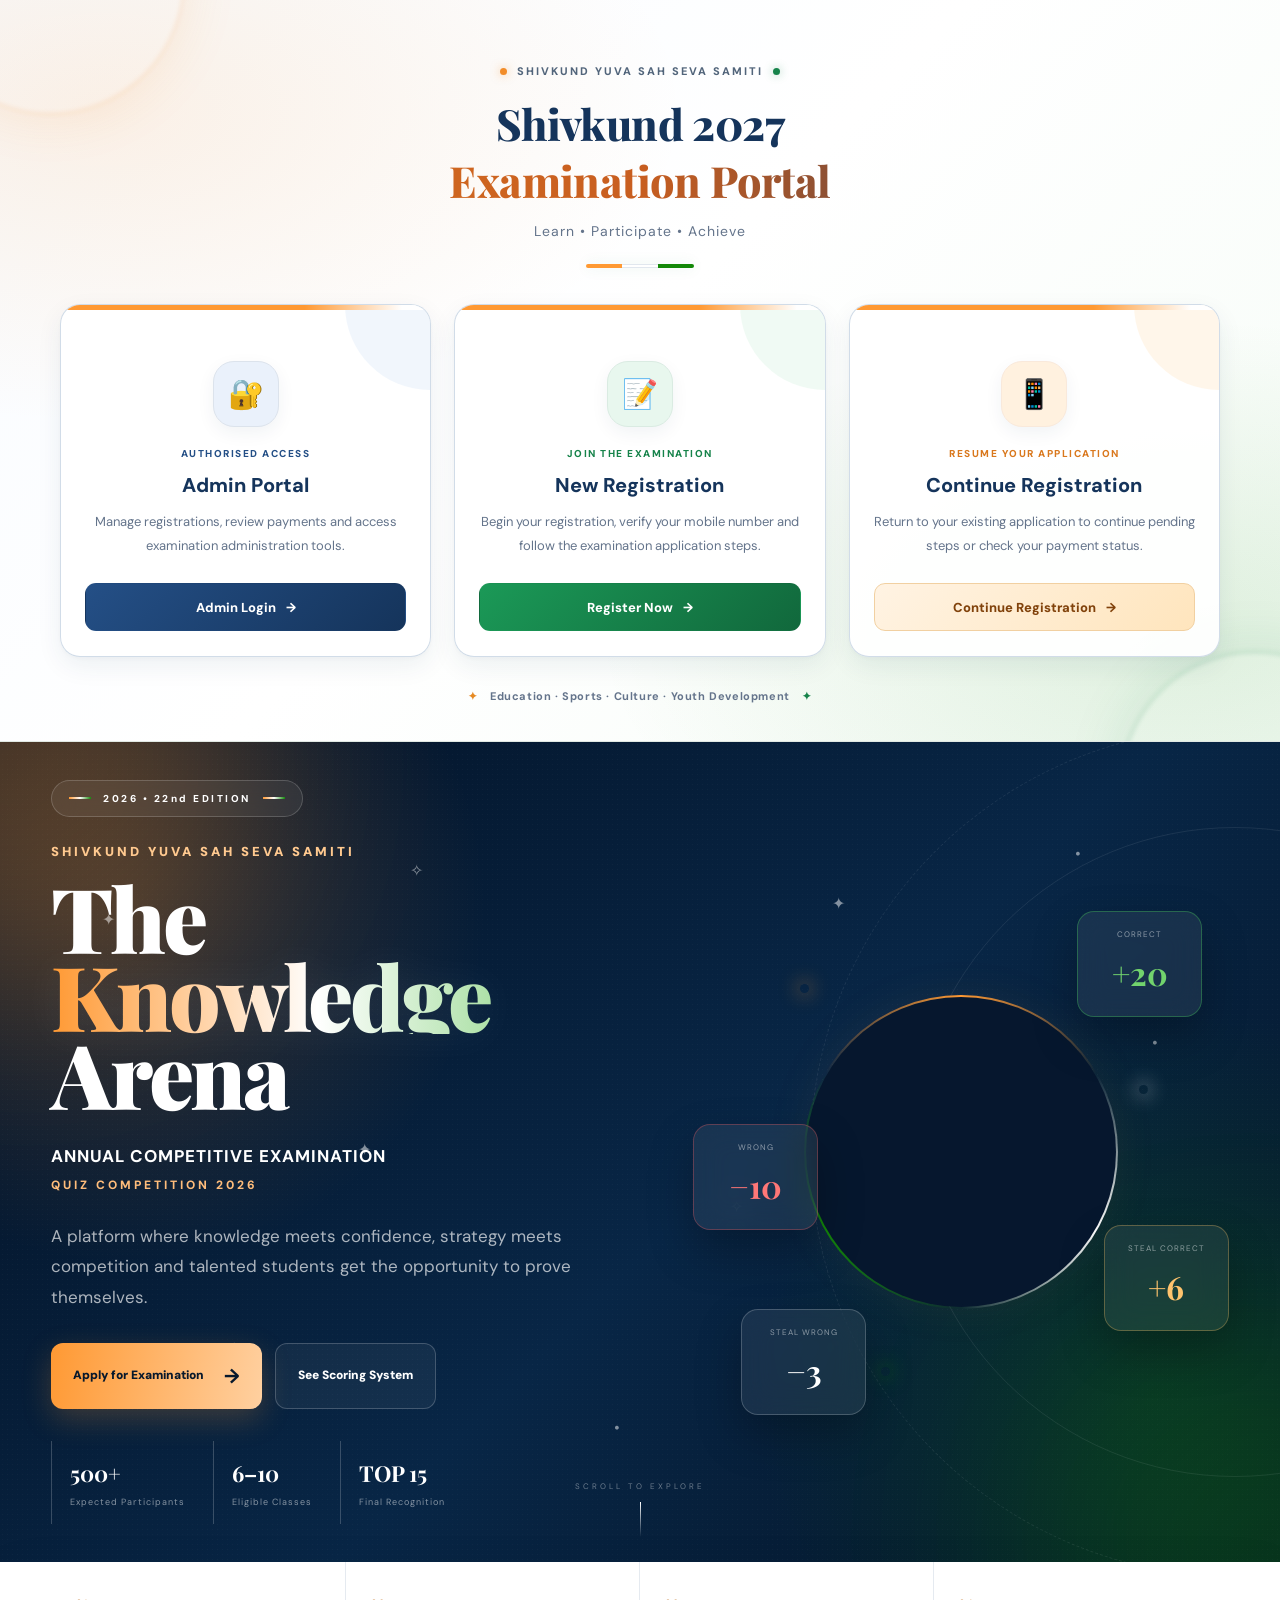
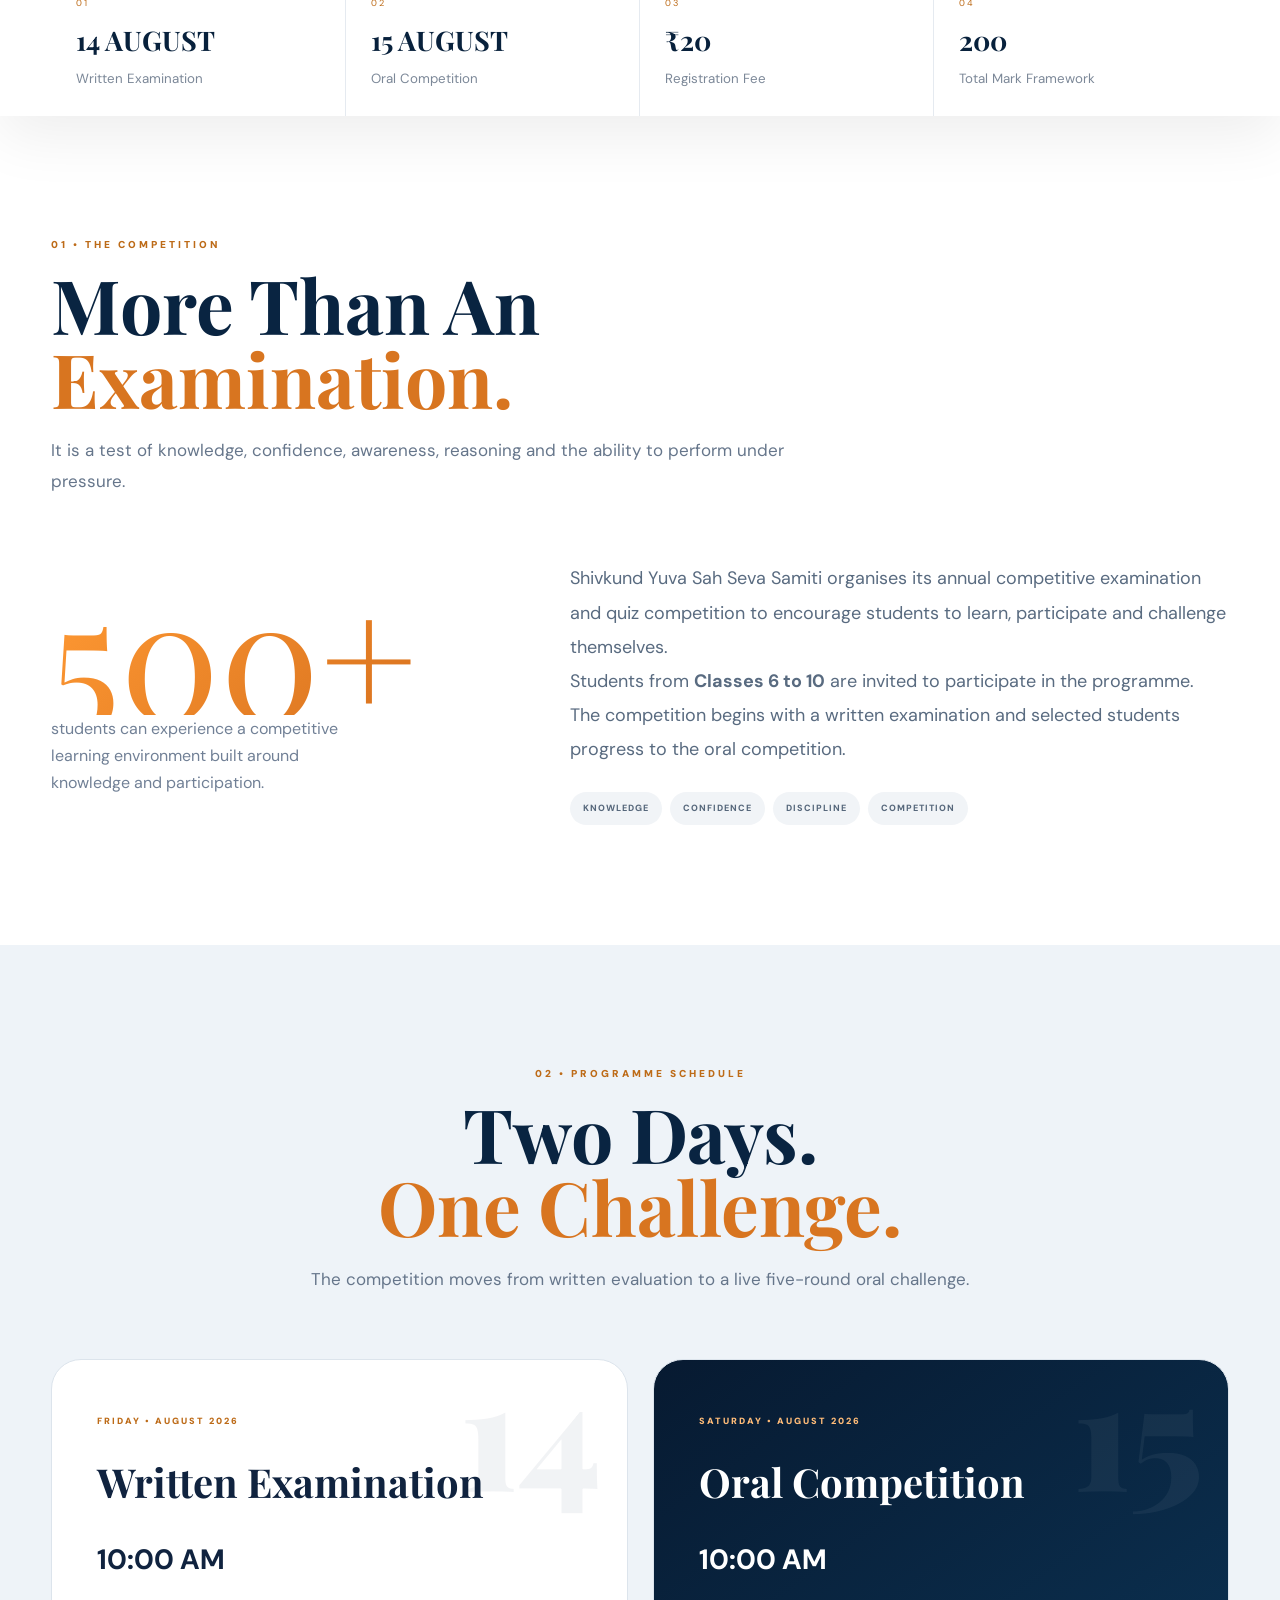
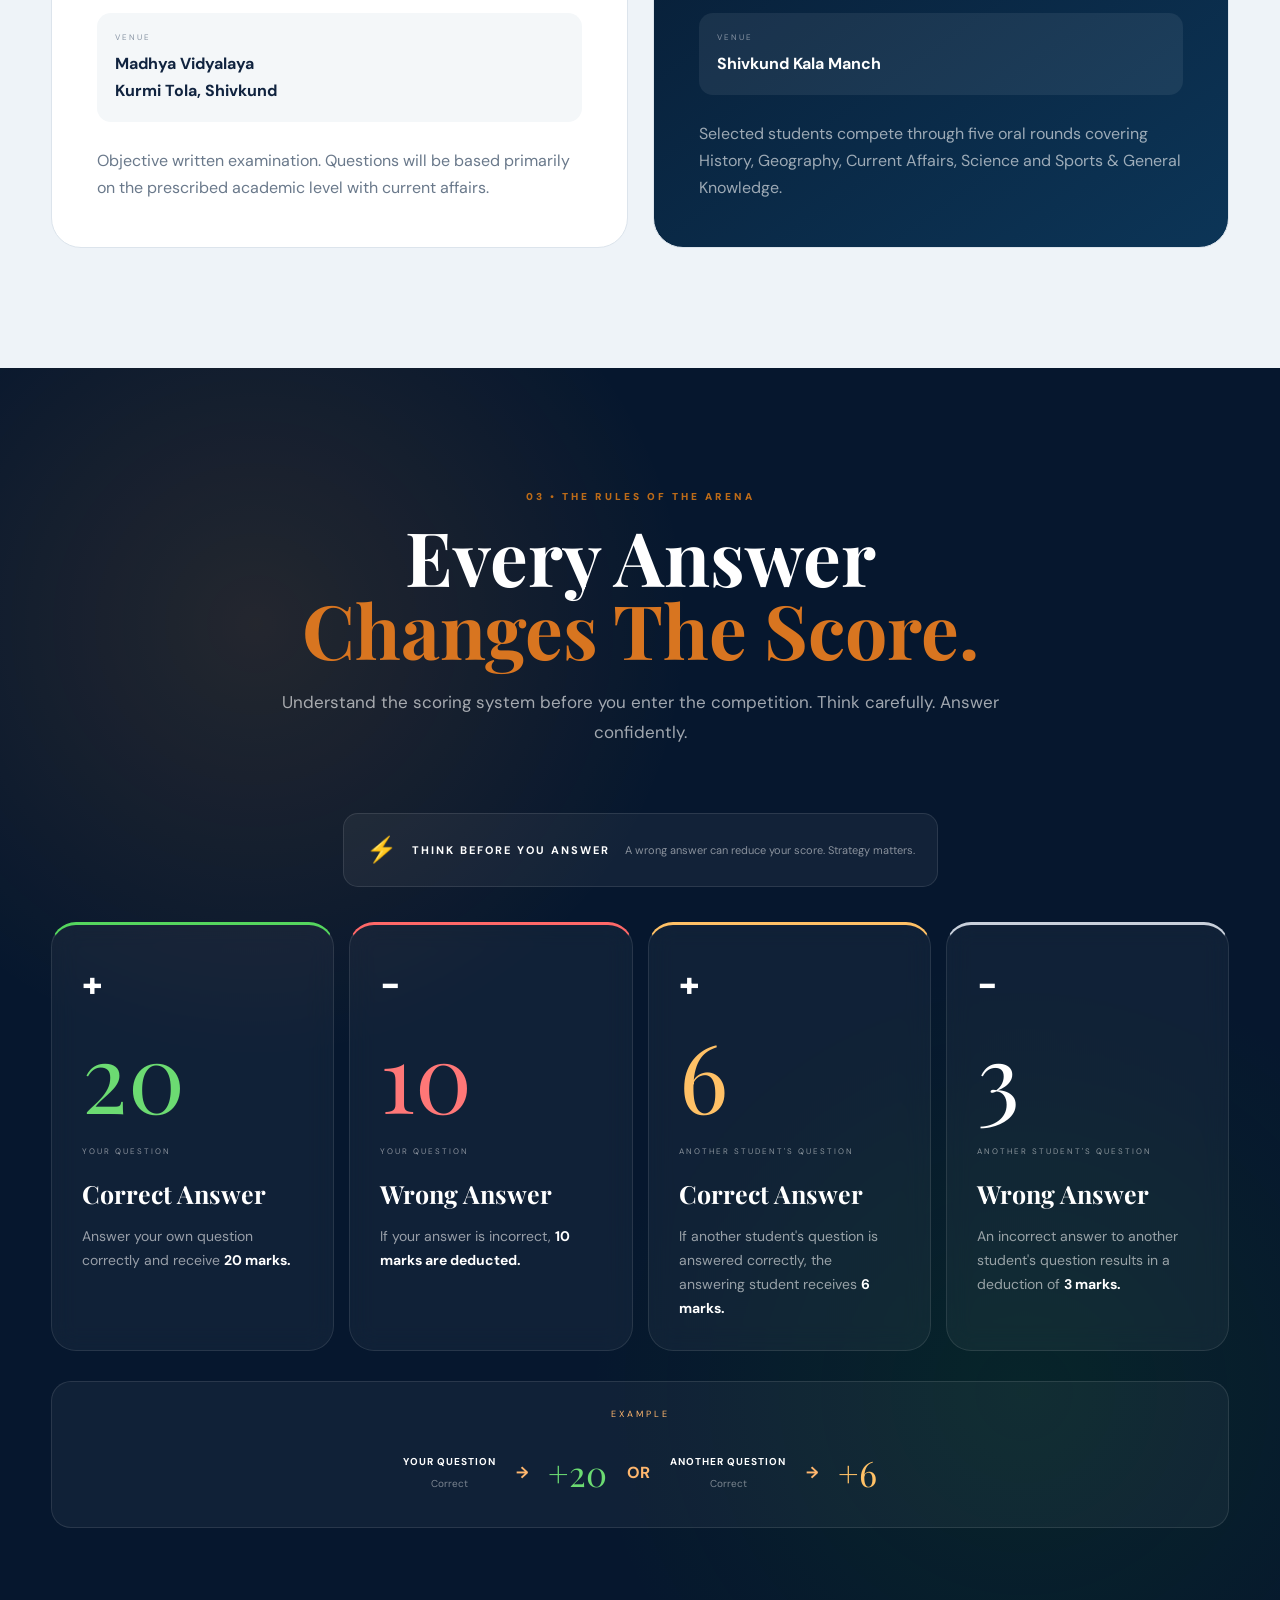
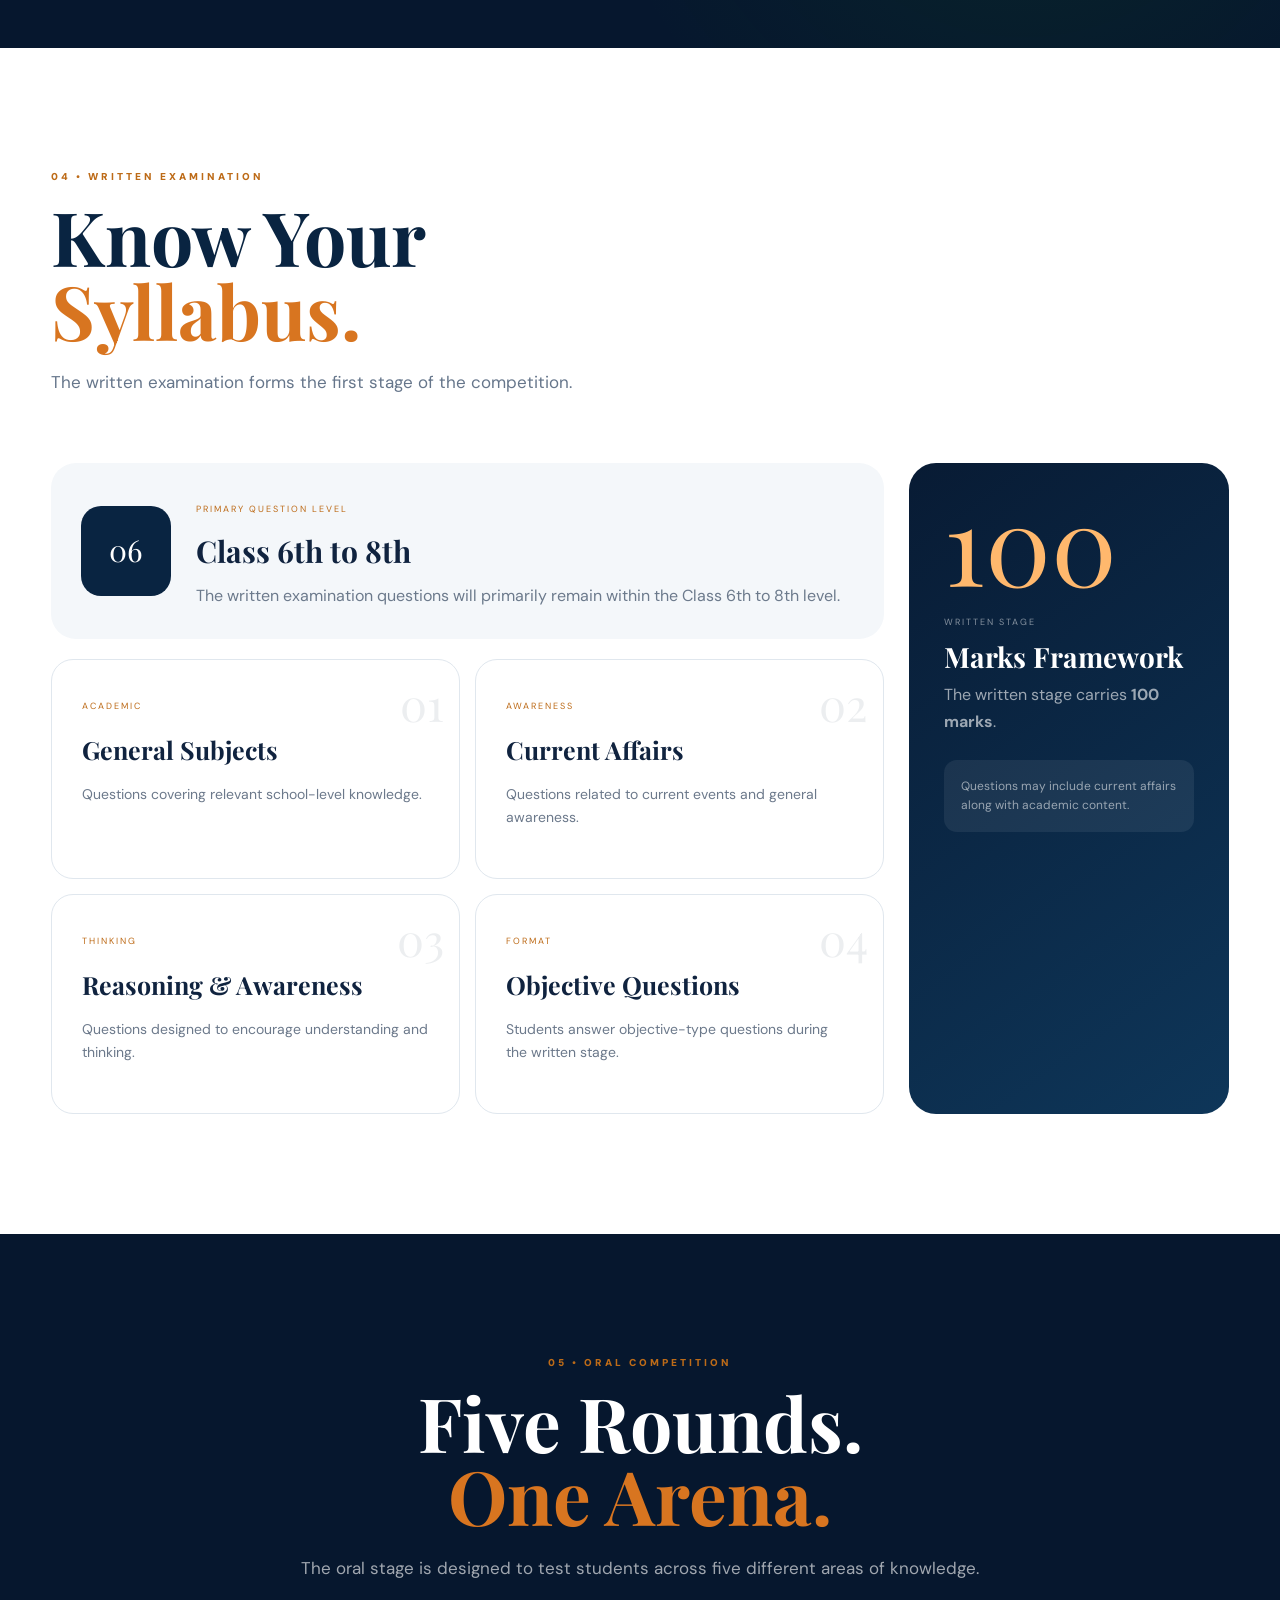
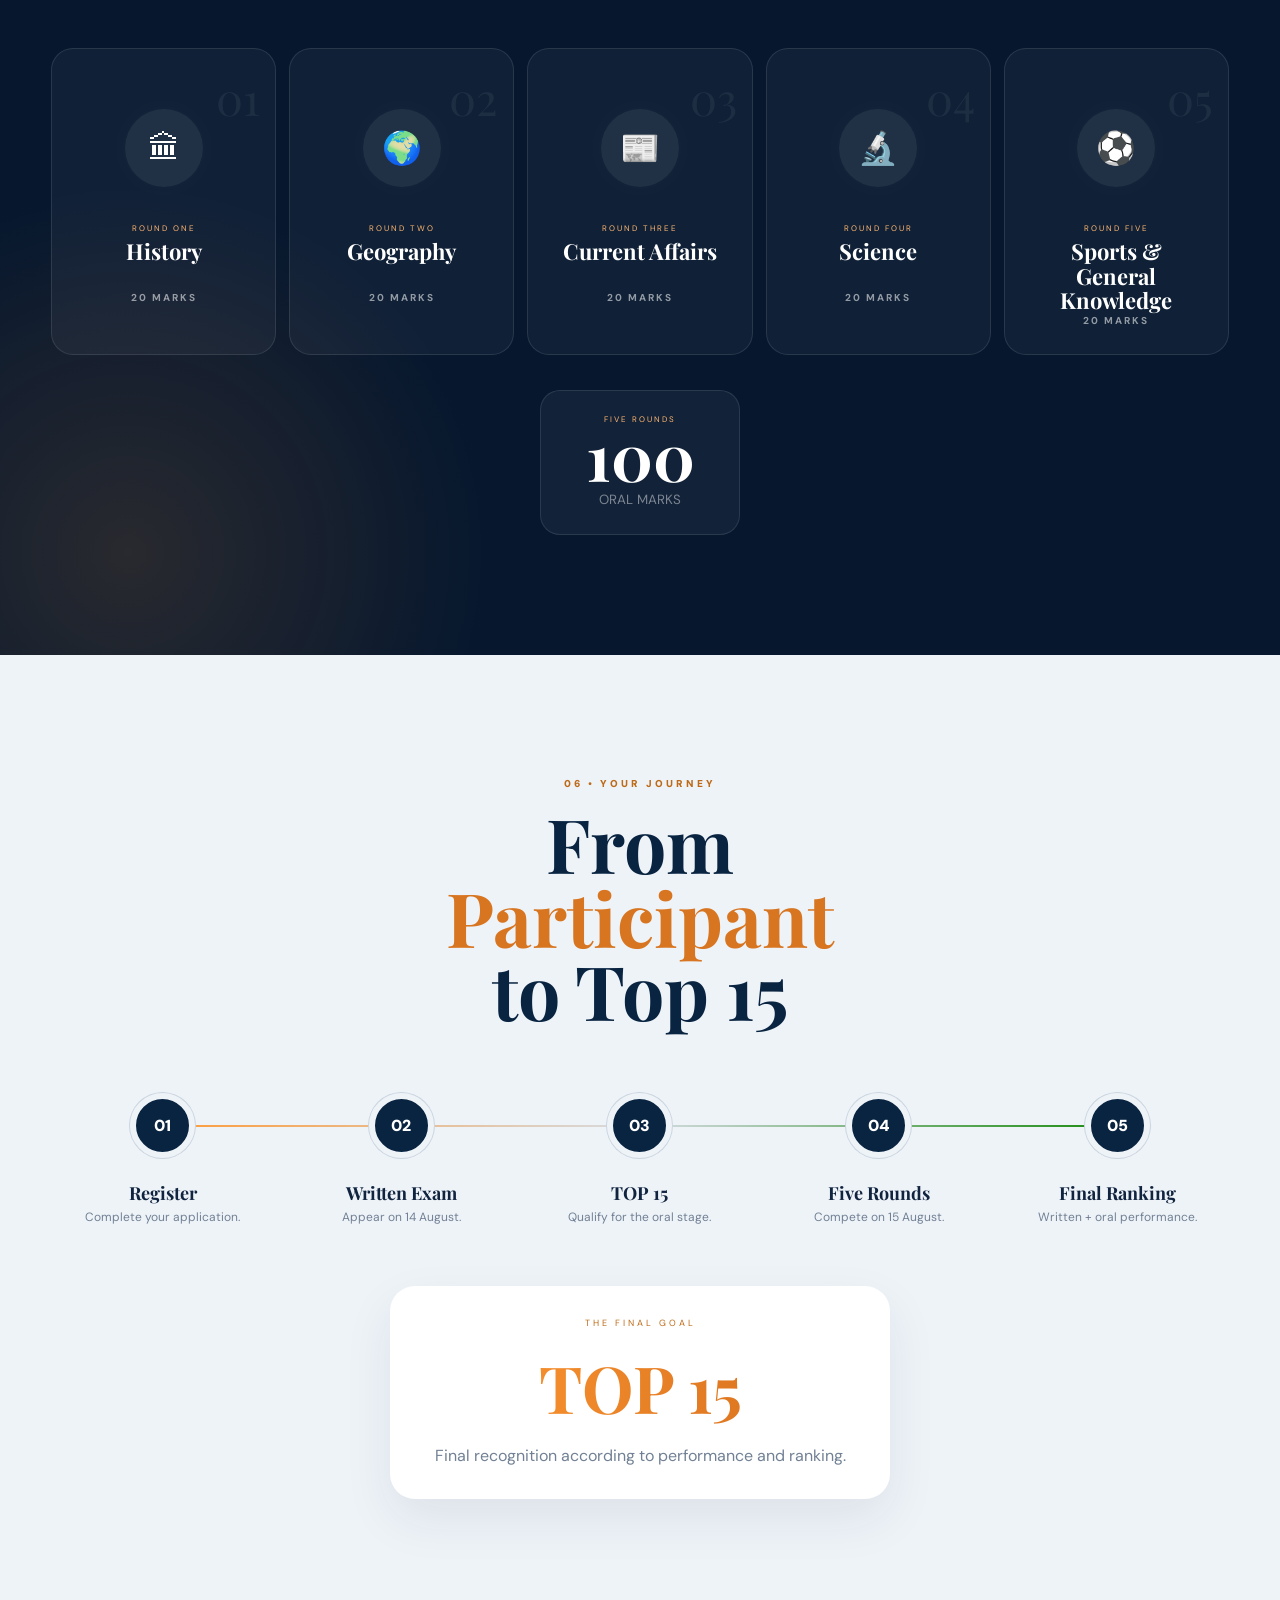
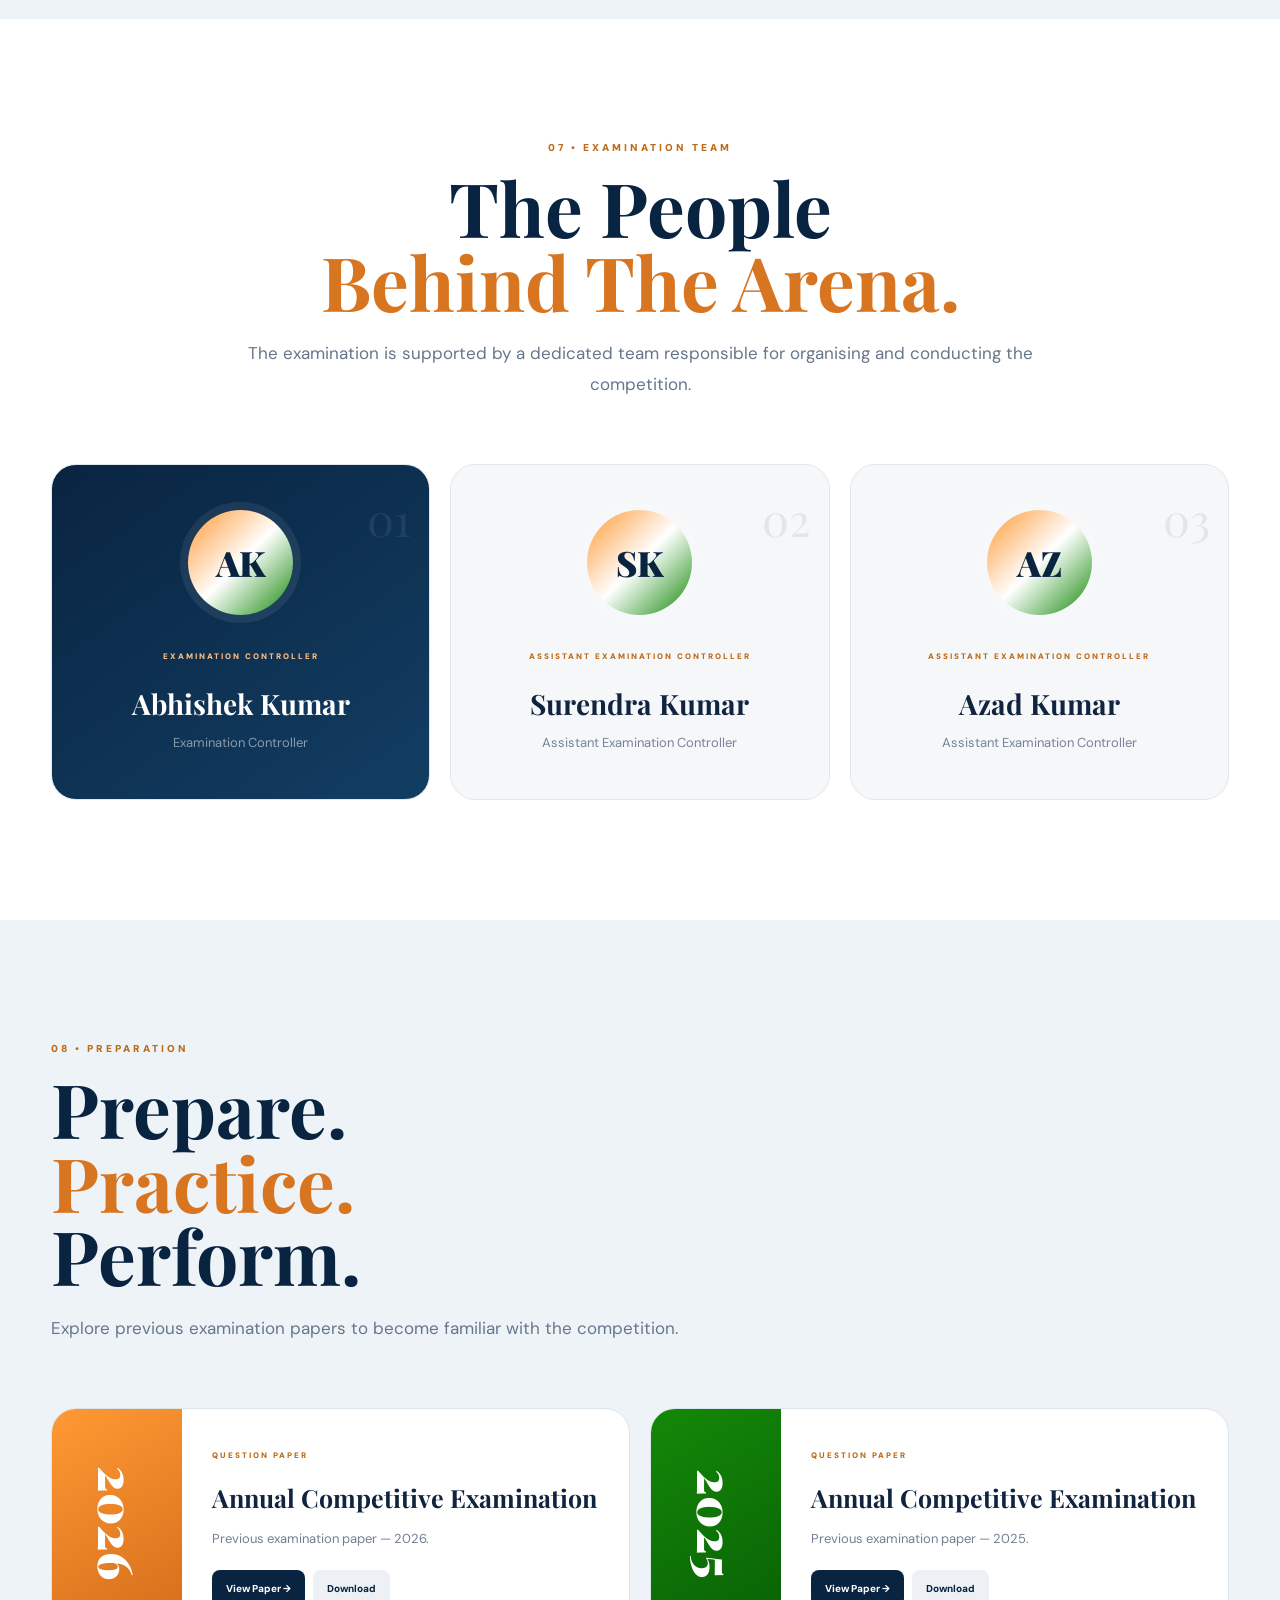
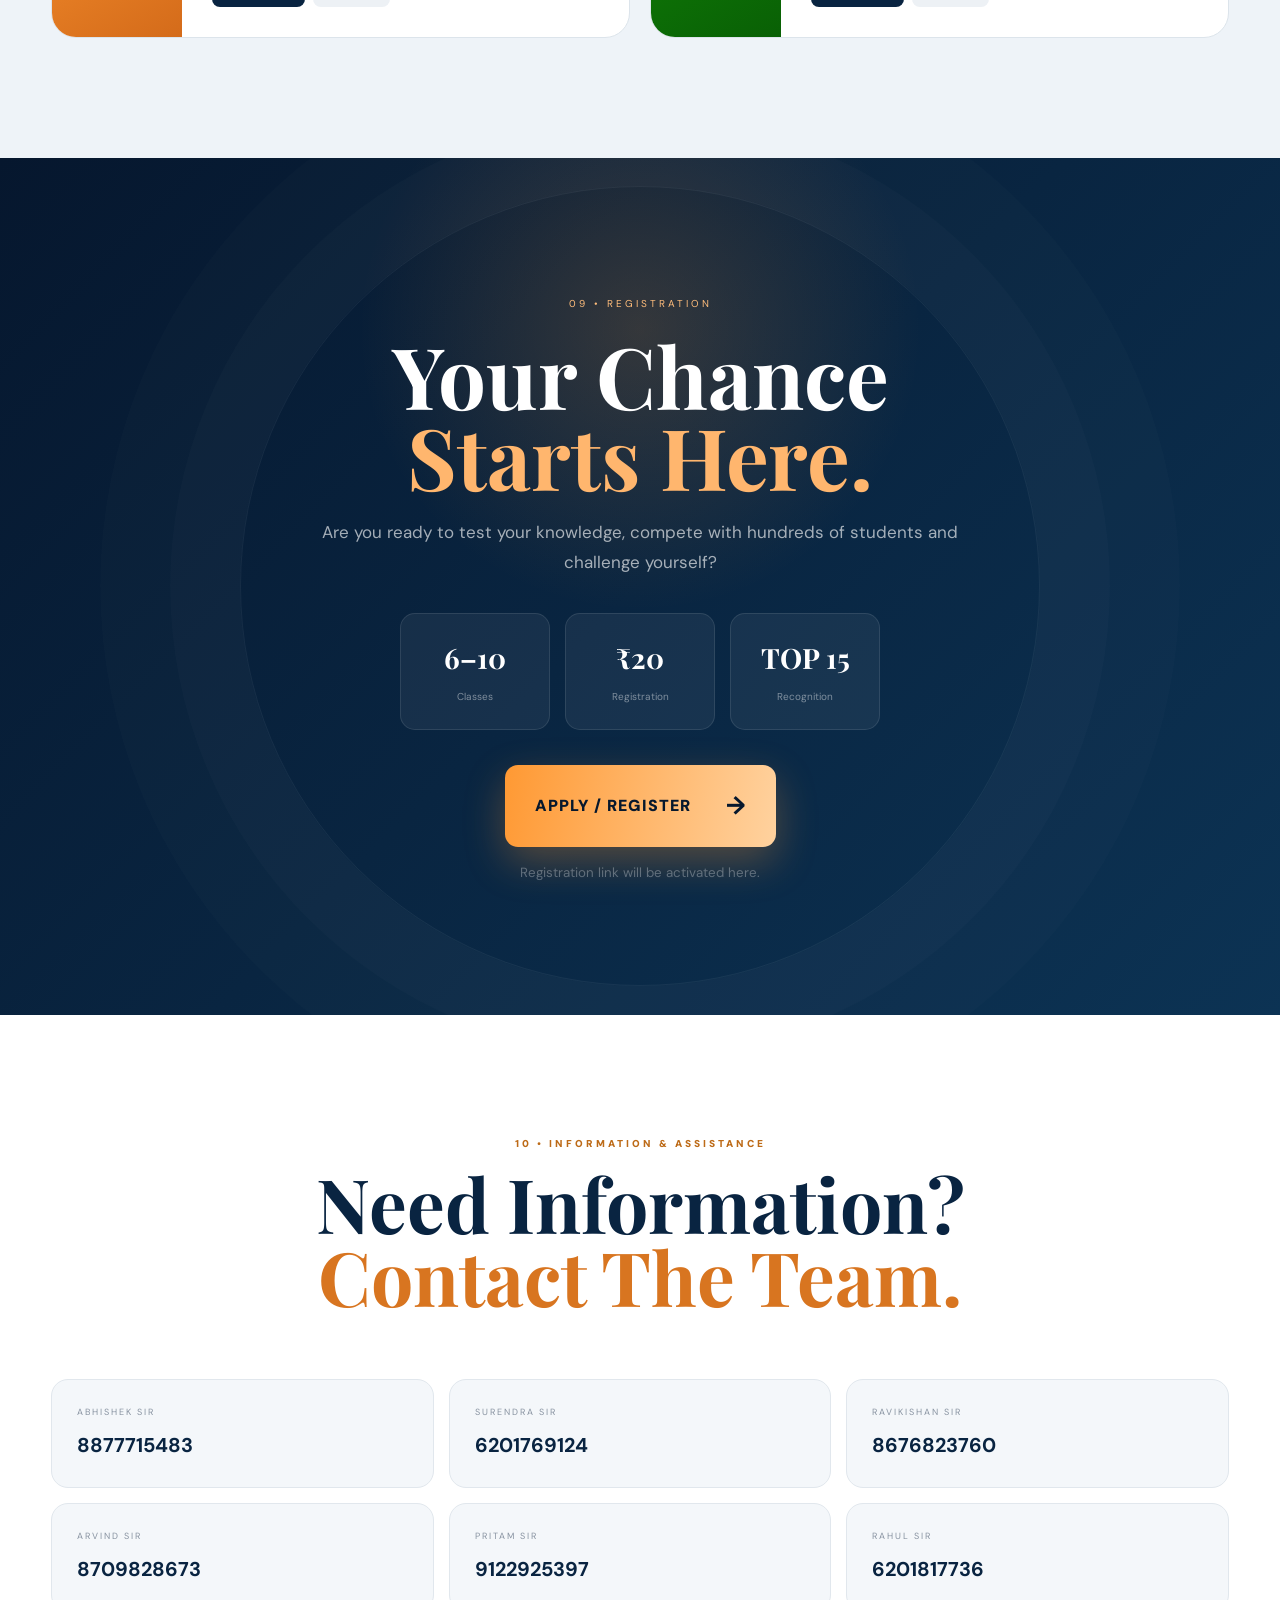
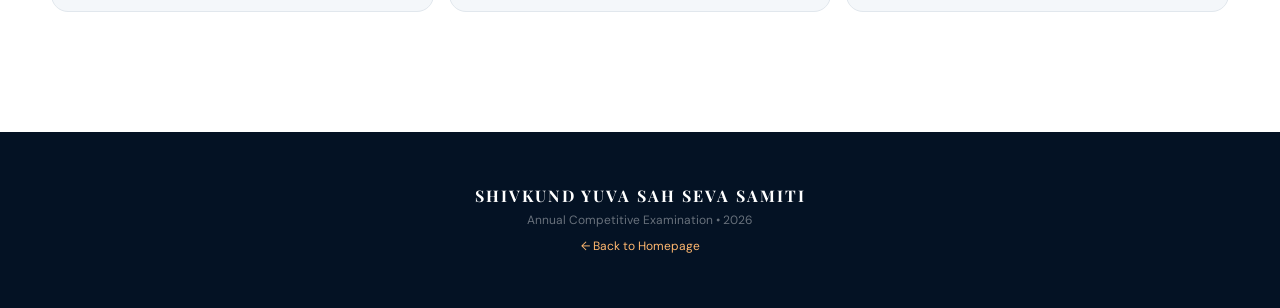
<file: exam.html>
<!DOCTYPE html>
<html lang="en">

<head>
    <meta charset="UTF-8">
    <meta name="viewport" content="width=device-width, initial-scale=1.0">

    <title>Annual Competitive Examination 2026 | Shivkund Yuva Sah Seva Samiti</title>

    <meta name="description"
        content="Official Annual Competitive Examination 2026 of Shivkund Yuva Sah Seva Samiti. Classes 6–10, written examination, five-round oral competition, scoring system, syllabus, Top-15 selection and registration information.">

    <link rel="stylesheet" href="css/style.css">

    <!-- Examination page only -->
    <link rel="stylesheet" href="css/exam.css">

    <link rel="preconnect" href="https://fonts.googleapis.com">
    <link rel="preconnect" href="https://fonts.gstatic.com" crossorigin>

    <link
        href="https://fonts.googleapis.com/css2?family=DM+Sans:wght@400;500;600;700;800;900&family=Playfair+Display:wght@600;700;800;900&display=swap"
        rel="stylesheet">
</head>


<body class="exam-page">






<!-- SHIVKUND 2027 — ANIMATED EXAMINATION PORTAL -->
<section class="exam-page-portal" aria-labelledby="examPortalTitle">
    <div class="exam-page-portal-inner">

        <div class="exam-page-portal-heading">
            <span class="exam-page-eyebrow">
                <span class="tricolour-dot"></span>
                SHIVKUND YUVA SAH SEVA SAMITI
                <span class="tricolour-dot"></span>
            </span>

            <h2 id="examPortalTitle">
                Shivkund 2027
                <span>Examination Portal</span>
            </h2>

            <p>Learn • Participate • Achieve</p>

            <div class="exam-tricolour-line" aria-hidden="true">
                <span></span><span></span><span></span>
            </div>
        </div>

        <div class="exam-page-portal-grid">

            <!-- ADMIN PORTAL -->
            <article class="exam-page-card exam-admin-card">
                <div class="exam-card-topline"></div>

                <div class="exam-card-icon" aria-hidden="true">🔐</div>

                <span class="exam-card-kicker">AUTHORISED ACCESS</span>
                <h3>Admin Portal</h3>

                <p>
                    Manage registrations, review payments and access
                    examination administration tools.
                </p>

                <a href="admin.html"
                   class="exam-card-button exam-admin-button">
                    Admin Login <span aria-hidden="true">→</span>
                </a>
            </article>

            <!-- NEW REGISTRATION -->
            <article class="exam-page-card exam-registration-card">
                <div class="exam-card-topline"></div>

                <div class="exam-card-icon" aria-hidden="true">📝</div>

                <span class="exam-card-kicker">JOIN THE EXAMINATION</span>
                <h3>New Registration</h3>

                <p>
                    Begin your registration, verify your mobile number
                    and follow the examination application steps.
                </p>

                <a href="registration.html"
                   class="exam-card-button exam-registration-button">
                    Register Now <span aria-hidden="true">→</span>
                </a>
            </article>

            <!-- CONTINUE REGISTRATION -->
            <article class="exam-page-card exam-continue-card">
                <div class="exam-card-topline"></div>

                <div class="exam-card-icon" aria-hidden="true">📱</div>

                <span class="exam-card-kicker">RESUME YOUR APPLICATION</span>
                <h3>Continue Registration</h3>

                <p>
                    Return to your existing application to continue
                    pending steps or check your payment status.
                </p>

                <a href="continue-registration.html"
                   class="exam-card-button exam-continue-button">
                    Continue Registration <span aria-hidden="true">→</span>
                </a>
            </article>

        </div>

        <div class="exam-portal-footer">
            <span aria-hidden="true">✦</span>
            Education · Sports · Culture · Youth Development
            <span aria-hidden="true">✦</span>
        </div>

    </div>
</section>

<!-- =========================================================
     HERO
========================================================= -->

<header class="arena-hero">

    <div class="arena-noise"></div>

    <div class="arena-glow arena-glow-one"></div>
    <div class="arena-glow arena-glow-two"></div>

    <div class="arena-orbit orbit-a"></div>
    <div class="arena-orbit orbit-b"></div>


    <div class="arena-particles">

        <span>✦</span>
        <span>+</span>
        <span>✧</span>
        <span>•</span>
        <span>✦</span>
        <span>+</span>
        <span>•</span>
        <span>✧</span>
        <span>✦</span>
        <span>•</span>

    </div>


    <div class="arena-hero-container">


        <!-- LEFT -->

        <div class="arena-hero-content">

            <div class="arena-season">
                <span></span>
                2026 • 22nd EDITION
                <span></span>
            </div>


            <div class="arena-brand">
                SHIVKUND YUVA SAH SEVA SAMITI
            </div>


            <h1>

                The
                <span>Knowledge</span>
                Arena

            </h1>


            <div class="arena-title-line">

                <strong>
                    ANNUAL COMPETITIVE EXAMINATION
                </strong>

                <span>
                    QUIZ COMPETITION 2026
                </span>

            </div>


            <p class="arena-hero-description">

                A platform where knowledge meets confidence,
                strategy meets competition and talented students
                get the opportunity to prove themselves.

            </p>


            <div class="arena-hero-actions">

                <!-- REPLACE # WITH YOUR FORM LINK LATER -->

                <a href="#apply" class="arena-primary-button">
                    <span>Apply for Examination</span>
                    <strong>→</strong>
                </a>


                <a href="#scoring" class="arena-secondary-button">
                    See Scoring System
                </a>

            </div>


            <div class="arena-mini-stats">

                <div>
                    <strong data-counter="500">500+</strong>
                    <span>Expected Participants</span>
                </div>

                <div>
                    <strong>6–10</strong>
                    <span>Eligible Classes</span>
                </div>

                <div>
                    <strong>TOP 15</strong>
                    <span>Final Recognition</span>
                </div>

            </div>

        </div>



        <!-- RIGHT — LIVE SCORE VISUAL -->

        <div class="arena-hero-visual">


            <div class="score-core">

                <div class="score-core-ring"></div>

                <span class="score-small">
                    KNOWLEDGE
                </span>

                <strong>
                    2026
                </strong>

                <span class="score-small">
                    SHIVKUND ARENA
                </span>

            </div>


            <div class="floating-score score-plus">
                <small>CORRECT</small>
                <strong>+20</strong>
            </div>


            <div class="floating-score score-minus">
                <small>WRONG</small>
                <strong>−10</strong>
            </div>


            <div class="floating-score score-steal">
                <small>STEAL CORRECT</small>
                <strong>+6</strong>
            </div>


            <div class="floating-score score-steal-minus">
                <small>STEAL WRONG</small>
                <strong>−3</strong>
            </div>


            <div class="hero-orbit-dot dot-one"></div>
            <div class="hero-orbit-dot dot-two"></div>
            <div class="hero-orbit-dot dot-three"></div>

        </div>

    </div>


    <div class="arena-scroll-indicator">
        <span>SCROLL TO EXPLORE</span>
        <i></i>
    </div>

</header>



<!-- =========================================================
     QUICK INFORMATION BAR
========================================================= -->

<section class="quick-info">

    <div class="quick-info-container">

        <div class="quick-info-item">
            <span>01</span>
            <strong>14 AUGUST</strong>
            <small>Written Examination</small>
        </div>

        <div class="quick-info-item">
            <span>02</span>
            <strong>15 AUGUST</strong>
            <small>Oral Competition</small>
        </div>

        <div class="quick-info-item">
            <span>03</span>
            <strong>₹20</strong>
            <small>Registration Fee</small>
        </div>

        <div class="quick-info-item">
            <span>04</span>
            <strong>200</strong>
            <small>Total Mark Framework</small>
        </div>

    </div>

</section>



<!-- =========================================================
     ABOUT THE COMPETITION
========================================================= -->

<section class="arena-section arena-about">

    <div class="arena-container">


        <div class="arena-section-heading">

            <span>01 • THE COMPETITION</span>

            <h2>
                More Than An
                <em>Examination.</em>
            </h2>

            <p>
                It is a test of knowledge, confidence, awareness,
                reasoning and the ability to perform under pressure.
            </p>

        </div>


        <div class="about-arena-grid">


            <div class="about-big-number">

                <span>500+</span>

                <p>
                    students can experience a
                    competitive learning environment
                    built around knowledge and participation.
                </p>

            </div>


            <div class="about-arena-text">

                <p>
                    Shivkund Yuva Sah Seva Samiti organises its
                    annual competitive examination and quiz
                    competition to encourage students to learn,
                    participate and challenge themselves.
                </p>

                <p>
                    Students from <strong>Classes 6 to 10</strong>
                    are invited to participate in the programme.
                    The competition begins with a written
                    examination and selected students progress
                    to the oral competition.
                </p>

                <div class="about-tags">

                    <span>KNOWLEDGE</span>
                    <span>CONFIDENCE</span>
                    <span>DISCIPLINE</span>
                    <span>COMPETITION</span>

                </div>

            </div>

        </div>

    </div>

</section>



<!-- =========================================================
     IMPORTANT DATES
========================================================= -->

<section class="arena-section dates-arena">

    <div class="arena-container">


        <div class="arena-section-heading center">

            <span>02 • PROGRAMME SCHEDULE</span>

            <h2>
                Two Days.
                <em>One Challenge.</em>
            </h2>

            <p>
                The competition moves from written evaluation
                to a live five-round oral challenge.
            </p>

        </div>


        <div class="date-arena-grid">


            <article class="date-arena-card">

                <div class="date-number">
                    14
                </div>

                <div class="date-content">

                    <span>FRIDAY • AUGUST 2026</span>

                    <h3>
                        Written Examination
                    </h3>

                    <div class="date-time">
                        <strong>10:00 AM</strong>
                    </div>

                    <div class="date-location">
                        <small>VENUE</small>
                        <strong>
                            Madhya Vidyalaya<br>
                            Kurmi Tola, Shivkund
                        </strong>
                    </div>

                    <p>
                        Objective written examination.
                        Questions will be based primarily
                        on the prescribed academic level
                        with current affairs.
                    </p>

                </div>

            </article>



            <article class="date-arena-card date-featured">

                <div class="date-number">
                    15
                </div>

                <div class="date-content">

                    <span>SATURDAY • AUGUST 2026</span>

                    <h3>
                        Oral Competition
                    </h3>

                    <div class="date-time">
                        <strong>10:00 AM</strong>
                    </div>

                    <div class="date-location">
                        <small>VENUE</small>
                        <strong>
                            Shivkund Kala Manch
                        </strong>
                    </div>

                    <p>
                        Selected students compete through
                        five oral rounds covering History,
                        Geography, Current Affairs, Science
                        and Sports & General Knowledge.
                    </p>

                </div>

            </article>

        </div>

    </div>

</section>



<!-- =========================================================
     SCORING SYSTEM — MAIN FEATURE
========================================================= -->

<section id="scoring" class="arena-section scoring-arena">

    <div class="arena-container">


        <div class="arena-section-heading center light">

            <span>03 • THE RULES OF THE ARENA</span>

            <h2>
                Every Answer
                <em>Changes The Score.</em>
            </h2>

            <p>
                Understand the scoring system before you enter
                the competition. Think carefully. Answer confidently.
            </p>

        </div>


        <div class="scoring-intro">

            <div class="scoring-warning">
                <span>⚡</span>

                <strong>
                    THINK BEFORE YOU ANSWER
                </strong>

                <p>
                    A wrong answer can reduce your score.
                    Strategy matters.
                </p>
            </div>

        </div>


        <div class="score-rules-grid">


            <!-- OWN CORRECT -->

            <article class="score-rule score-positive">

                <div class="score-symbol">
                    +
                </div>

                <div class="score-number">
                    20
                </div>

                <span>YOUR QUESTION</span>

                <h3>
                    Correct Answer
                </h3>

                <p>
                    Answer your own question correctly
                    and receive <strong>20 marks.</strong>
                </p>

            </article>



            <!-- OWN WRONG -->

            <article class="score-rule score-negative">

                <div class="score-symbol">
                    −
                </div>

                <div class="score-number">
                    10
                </div>

                <span>YOUR QUESTION</span>

                <h3>
                    Wrong Answer
                </h3>

                <p>
                    If your answer is incorrect,
                    <strong>10 marks are deducted.</strong>
                </p>

            </article>



            <!-- STEAL CORRECT -->

            <article class="score-rule score-steal-card">

                <div class="score-symbol">
                    +
                </div>

                <div class="score-number">
                    6
                </div>

                <span>ANOTHER STUDENT'S QUESTION</span>

                <h3>
                    Correct Answer
                </h3>

                <p>
                    If another student's question is answered
                    correctly, the answering student receives
                    <strong>6 marks.</strong>
                </p>

            </article>



            <!-- STEAL WRONG -->

            <article class="score-rule score-steal-negative">

                <div class="score-symbol">
                    −
                </div>

                <div class="score-number">
                    3
                </div>

                <span>ANOTHER STUDENT'S QUESTION</span>

                <h3>
                    Wrong Answer
                </h3>

                <p>
                    An incorrect answer to another student's
                    question results in a deduction of
                    <strong>3 marks.</strong>
                </p>

            </article>

        </div>


        <div class="scoring-example">

            <div class="example-label">
                EXAMPLE
            </div>

            <div class="example-flow">

                <div>
                    <strong>YOUR QUESTION</strong>
                    <span>Correct</span>
                </div>

                <b>→</b>

                <div class="example-plus">
                    +20
                </div>

                <b>OR</b>

                <div>
                    <strong>ANOTHER QUESTION</strong>
                    <span>Correct</span>
                </div>

                <b>→</b>

                <div class="example-six">
                    +6
                </div>

            </div>

        </div>

    </div>

</section>



<!-- =========================================================
     WRITTEN SYLLABUS
========================================================= -->

<section class="arena-section syllabus-section">

    <div class="arena-container">


        <div class="arena-section-heading">

            <span>04 • WRITTEN EXAMINATION</span>

            <h2>
                Know Your
                <em>Syllabus.</em>
            </h2>

            <p>
                The written examination forms the first stage
                of the competition.
            </p>

        </div>


        <div class="syllabus-layout">


            <div class="syllabus-main">


                <div class="syllabus-level">

                    <div class="syllabus-level-number">
                        06
                    </div>

                    <div>
                        <span>PRIMARY QUESTION LEVEL</span>

                        <h3>
                            Class 6th to 8th
                        </h3>

                        <p>
                            The written examination questions
                            will primarily remain within the
                            Class 6th to 8th level.
                        </p>
                    </div>

                </div>


                <div class="subject-grid">


                    <article class="subject-card">

                        <div>01</div>

                        <span>ACADEMIC</span>

                        <h3>
                            General Subjects
                        </h3>

                        <p>
                            Questions covering relevant
                            school-level knowledge.
                        </p>

                    </article>


                    <article class="subject-card">

                        <div>02</div>

                        <span>AWARENESS</span>

                        <h3>
                            Current Affairs
                        </h3>

                        <p>
                            Questions related to current
                            events and general awareness.
                        </p>

                    </article>


                    <article class="subject-card">

                        <div>03</div>

                        <span>THINKING</span>

                        <h3>
                            Reasoning & Awareness
                        </h3>

                        <p>
                            Questions designed to encourage
                            understanding and thinking.
                        </p>

                    </article>


                    <article class="subject-card">

                        <div>04</div>

                        <span>FORMAT</span>

                        <h3>
                            Objective Questions
                        </h3>

                        <p>
                            Students answer objective-type
                            questions during the written stage.
                        </p>

                    </article>

                </div>

            </div>



            <aside class="syllabus-side">

                <div class="syllabus-side-number">
                    100
                </div>

                <span>
                    WRITTEN STAGE
                </span>

                <h3>
                    Marks Framework
                </h3>

                <p>
                    The written stage carries
                    <strong>100 marks</strong>.
                </p>

                <div class="syllabus-note">
                    Questions may include current affairs
                    along with academic content.
                </div>

            </aside>

        </div>

    </div>

</section>



<!-- =========================================================
     ORAL SYLLABUS
========================================================= -->

<section class="arena-section oral-arena">

    <div class="arena-container">


        <div class="arena-section-heading center light">

            <span>05 • ORAL COMPETITION</span>

            <h2>
                Five Rounds.
                <em>One Arena.</em>
            </h2>

            <p>
                The oral stage is designed to test students
                across five different areas of knowledge.
            </p>

        </div>


        <div class="rounds-arena">


            <article class="round-card">

                <div class="round-number">
                    01
                </div>

                <div class="round-icon">
                    🏛
                </div>

                <span>
                    ROUND ONE
                </span>

                <h3>
                    History
                </h3>

                <strong>
                    20 MARKS
                </strong>

            </article>



            <article class="round-card">

                <div class="round-number">
                    02
                </div>

                <div class="round-icon">
                    🌍
                </div>

                <span>
                    ROUND TWO
                </span>

                <h3>
                    Geography
                </h3>

                <strong>
                    20 MARKS
                </strong>

            </article>



            <article class="round-card">

                <div class="round-number">
                    03
                </div>

                <div class="round-icon">
                    📰
                </div>

                <span>
                    ROUND THREE
                </span>

                <h3>
                    Current Affairs
                </h3>

                <strong>
                    20 MARKS
                </strong>

            </article>



            <article class="round-card">

                <div class="round-number">
                    04
                </div>

                <div class="round-icon">
                    🔬
                </div>

                <span>
                    ROUND FOUR
                </span>

                <h3>
                    Science
                </h3>

                <strong>
                    20 MARKS
                </strong>

            </article>



            <article class="round-card">

                <div class="round-number">
                    05
                </div>

                <div class="round-icon">
                    ⚽
                </div>

                <span>
                    ROUND FIVE
                </span>

                <h3>
                    Sports & General Knowledge
                </h3>

                <strong>
                    20 MARKS
                </strong>

            </article>

        </div>


        <div class="oral-total">

            <span>FIVE ROUNDS</span>

            <strong>100</strong>

            <small>
                ORAL MARKS
            </small>

        </div>

    </div>

</section>



<!-- =========================================================
     COMPETITION JOURNEY
========================================================= -->

<section class="arena-section journey-section">

    <div class="arena-container">


        <div class="arena-section-heading center">

            <span>06 • YOUR JOURNEY</span>

            <h2>
                From
                <em>Participant</em>
                to Top 15
            </h2>

        </div>


        <div class="journey-line">


            <div class="journey-step">

                <span>01</span>

                <strong>
                    Register
                </strong>

                <p>
                    Complete your application.
                </p>

            </div>


            <div class="journey-step">

                <span>02</span>

                <strong>
                    Written Exam
                </strong>

                <p>
                    Appear on 14 August.
                </p>

            </div>


            <div class="journey-step">

                <span>03</span>

                <strong>
                    TOP 15
                </strong>

                <p>
                    Qualify for the oral stage.
                </p>

            </div>


            <div class="journey-step">

                <span>04</span>

                <strong>
                    Five Rounds
                </strong>

                <p>
                    Compete on 15 August.
                </p>

            </div>


            <div class="journey-step">

                <span>05</span>

                <strong>
                    Final Ranking
                </strong>

                <p>
                    Written + oral performance.
                </p>

            </div>

        </div>


        <div class="top15-final">

            <span>THE FINAL GOAL</span>

            <strong>
                TOP 15
            </strong>

            <p>
                Final recognition according to performance
                and ranking.
            </p>

        </div>

    </div>

</section>



<!-- =========================================================
     EXAMINATION TEAM
========================================================= -->

<section class="arena-section team-section">

    <div class="arena-container">


        <div class="arena-section-heading center">

            <span>07 • EXAMINATION TEAM</span>

            <h2>
                The People
                <em>Behind The Arena.</em>
            </h2>

            <p>
                The examination is supported by a dedicated
                team responsible for organising and conducting
                the competition.
            </p>

        </div>


        <div class="exam-team-grid">


            <article class="exam-team-card featured-team">

                <div class="team-number">
                    01
                </div>

                <div class="team-avatar">
                    AK
                </div>

                <span>
                    EXAMINATION CONTROLLER
                </span>

                <h3>
                    Abhishek Kumar
                </h3>

                <p>
                    Examination Controller
                </p>

            </article>



            <article class="exam-team-card">

                <div class="team-number">
                    02
                </div>

                <div class="team-avatar">
                    SK
                </div>

                <span>
                    ASSISTANT EXAMINATION CONTROLLER
                </span>

                <h3>
                    Surendra Kumar
                </h3>

                <p>
                    Assistant Examination Controller
                </p>

            </article>



            <article class="exam-team-card">

                <div class="team-number">
                    03
                </div>

                <div class="team-avatar">
                    AZ
                </div>

                <span>
                    ASSISTANT EXAMINATION CONTROLLER
                </span>

                <h3>
                    Azad Kumar
                </h3>

                <p>
                    Assistant Examination Controller
                </p>

            </article>

        </div>

    </div>

</section>



<!-- =========================================================
     PREVIOUS PAPERS
========================================================= -->

<section class="arena-section papers-arena">

    <div class="arena-container">


        <div class="arena-section-heading">

            <span>08 • PREPARATION</span>

            <h2>
                Prepare.
                <em>Practice.</em>
                Perform.
            </h2>

            <p>
                Explore previous examination papers to become
                familiar with the competition.
            </p>

        </div>


        <div class="paper-arena-grid">


            <article class="paper-arena-card">

                <div class="paper-year">
                    2026
                </div>

                <div>

                    <span>QUESTION PAPER</span>

                    <h3>
                        Annual Competitive Examination
                    </h3>

                    <p>
                        Previous examination paper —
                        2026.
                    </p>

                    <div class="paper-actions">

                        <a
                            href="papers/question-paper-2026.pdf"
                            target="_blank">
                            View Paper →
                        </a>

                        <a
                            href="papers/question-paper-2026.pdf"
                            download>
                            Download
                        </a>

                    </div>

                </div>

            </article>



            <article class="paper-arena-card">

                <div class="paper-year green">
                    2025
                </div>

                <div>

                    <span>QUESTION PAPER</span>

                    <h3>
                        Annual Competitive Examination
                    </h3>

                    <p>
                        Previous examination paper —
                        2025.
                    </p>

                    <div class="paper-actions">

                        <a
                            href="papers/question-paper-2025.pdf"
                            target="_blank">
                            View Paper →
                        </a>

                        <a
                            href="papers/question-paper-2025.pdf"
                            download>
                            Download
                        </a>

                    </div>

                </div>

            </article>

        </div>

    </div>

</section>



<!-- =========================================================
     APPLY SECTION
========================================================= -->

<section id="apply" class="apply-arena">

    <div class="apply-rays"></div>

    <div class="arena-container">

        <div class="apply-content">

            <span>
                09 • REGISTRATION
            </span>

            <h2>
                Your Chance
                <em>Starts Here.</em>
            </h2>

            <p>
                Are you ready to test your knowledge,
                compete with hundreds of students and
                challenge yourself?
            </p>


            <div class="apply-facts">

                <div>
                    <strong>6–10</strong>
                    <span>Classes</span>
                </div>

                <div>
                    <strong>₹20</strong>
                    <span>Registration</span>
                </div>

                <div>
                    <strong>TOP 15</strong>
                    <span>Recognition</span>
                </div>

            </div>


            <!--
                IMPORTANT:
                Later replace href="#" with your actual
                Google Form / registration page URL.
            -->

            <a href="#" class="main-apply-button">

                <span>
                    APPLY / REGISTER
                </span>

                <strong>
                    →
                </strong>

            </a>


            <small>
                Registration link will be activated here.
            </small>

        </div>

    </div>

</section>



<!-- =========================================================
     CONTACT
========================================================= -->

<section class="arena-section contact-arena">

    <div class="arena-container">


        <div class="arena-section-heading center">

            <span>10 • INFORMATION & ASSISTANCE</span>

            <h2>
                Need Information?
                <em>Contact The Team.</em>
            </h2>

        </div>


        <div class="arena-contact-grid">


            <a href="tel:8877715483">
                <span>ABHISHEK SIR</span>
                <strong>8877715483</strong>
            </a>


            <a href="tel:6201769124">
                <span>SURENDRA SIR</span>
                <strong>6201769124</strong>
            </a>


            <a href="tel:8676823760">
                <span>RAVIKISHAN SIR</span>
                <strong>8676823760</strong>
            </a>


            <a href="tel:8709828673">
                <span>ARVIND SIR</span>
                <strong>8709828673</strong>
            </a>


            <a href="tel:9122925397">
                <span>PRITAM SIR</span>
                <strong>9122925397</strong>
            </a>


            <a href="tel:6201817736">
                <span>RAHUL SIR</span>
                <strong>6201817736</strong>
            </a>

        </div>

    </div>

</section>



<!-- =========================================================
     FOOTER
========================================================= -->

<footer class="exam-footer">

    <strong>
        SHIVKUND YUVA SAH SEVA SAMITI
    </strong>

    <p>
        Annual Competitive Examination • 2026
    </p>

    <a href="index.html">
        ← Back to Homepage
    </a>

</footer>



<script src="js/exam.js"></script>

</body>
</html>
</file>
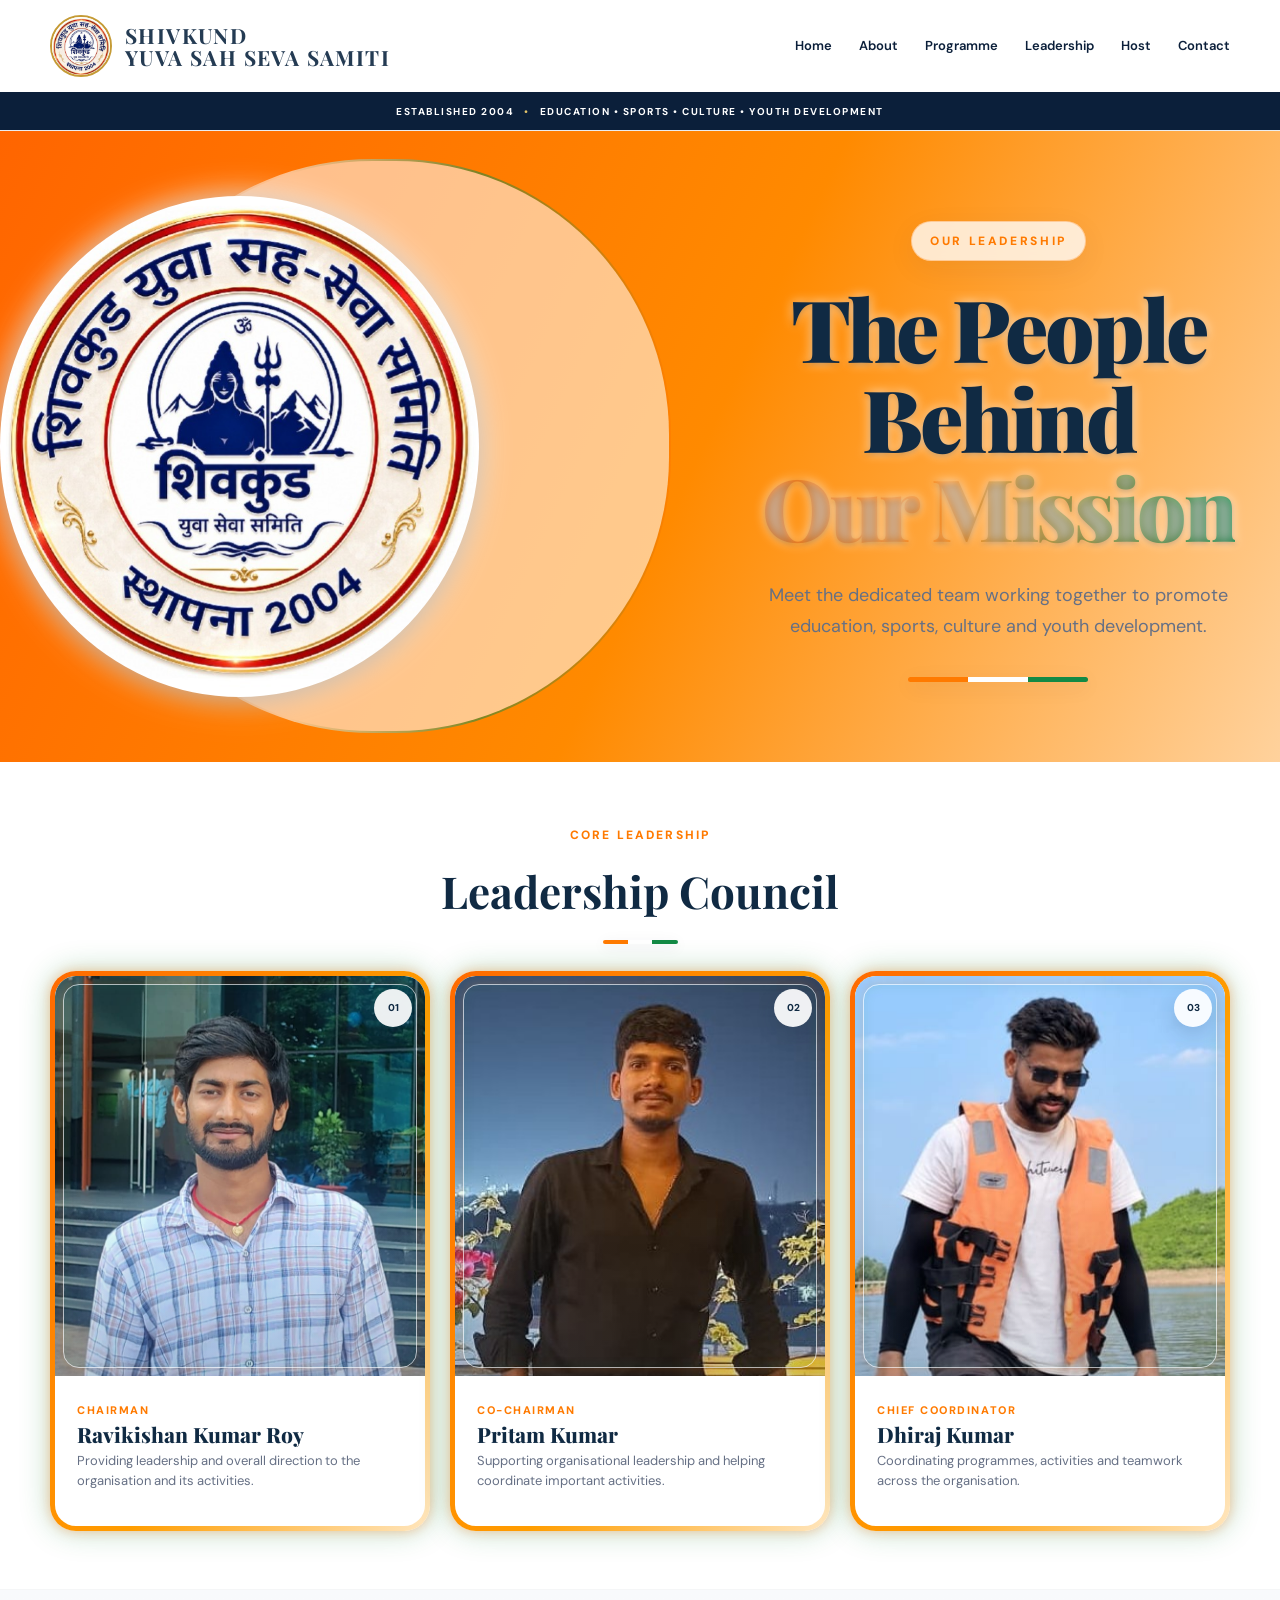
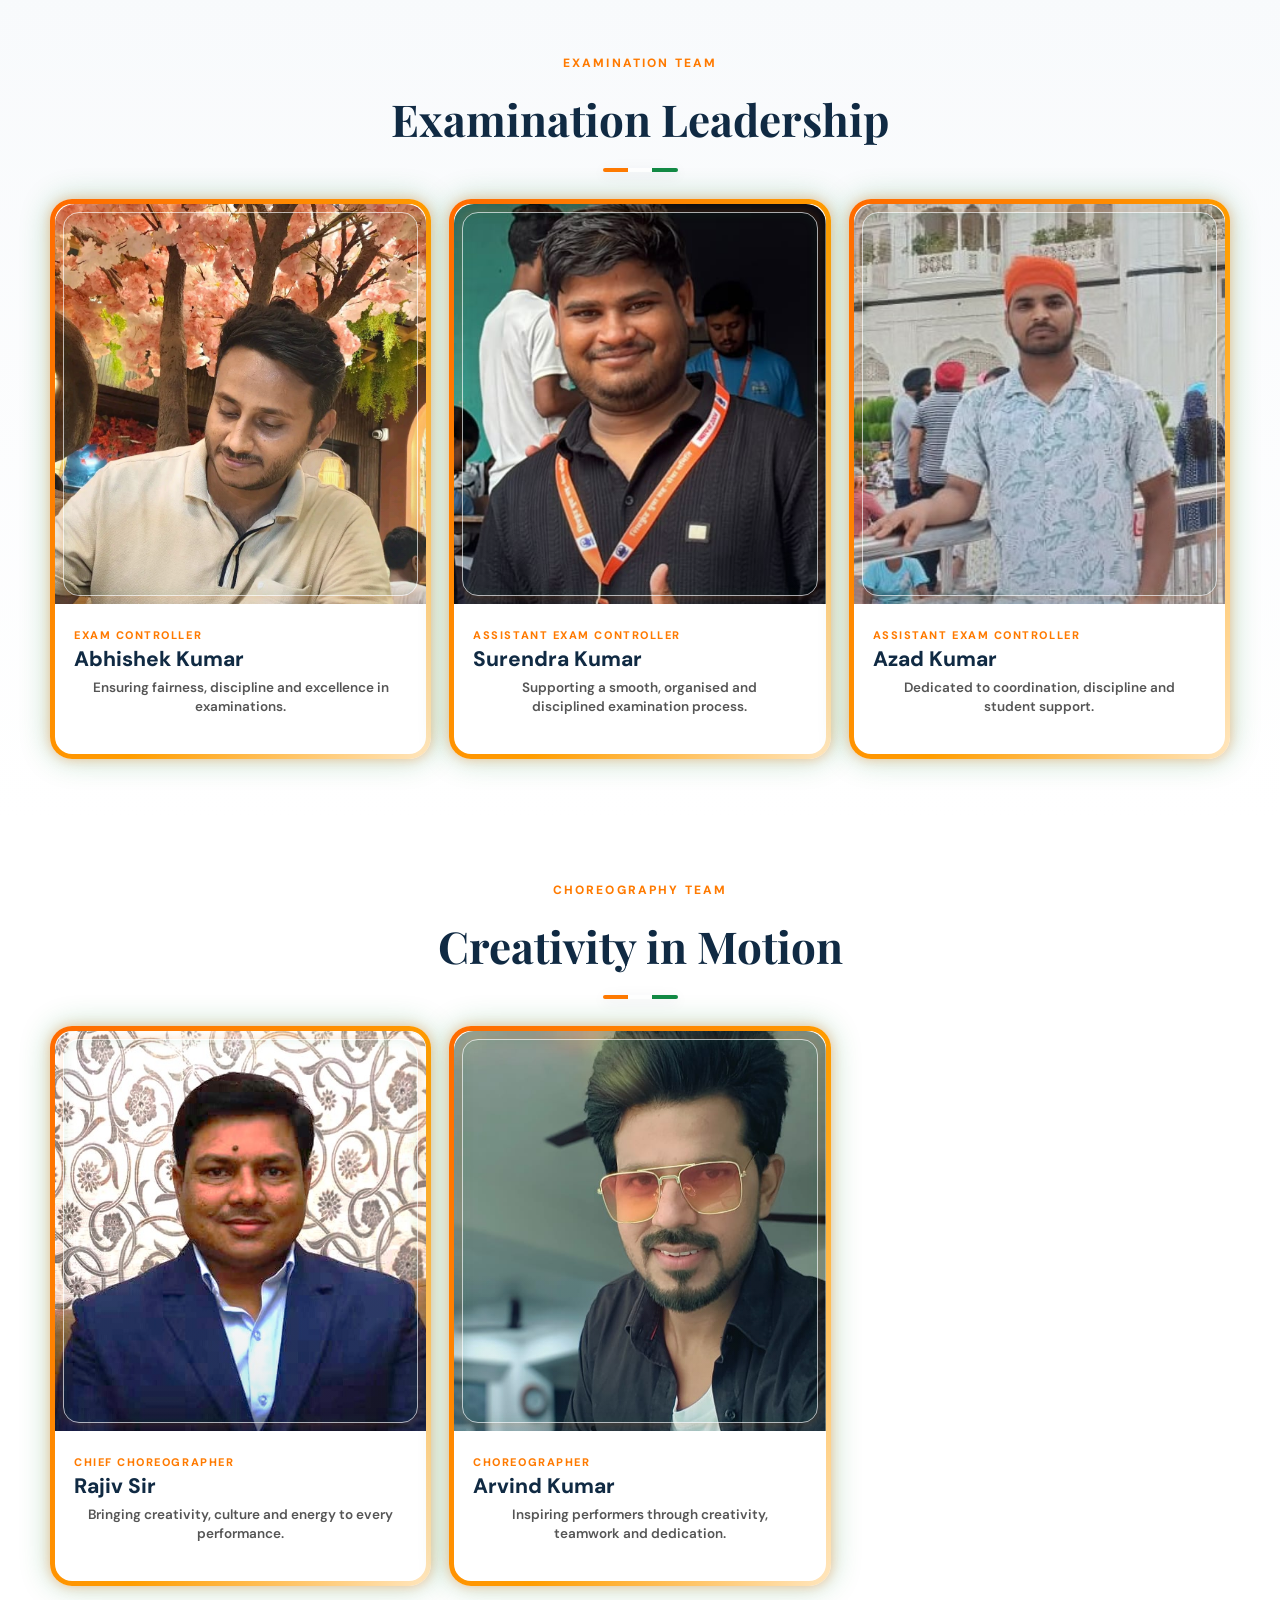
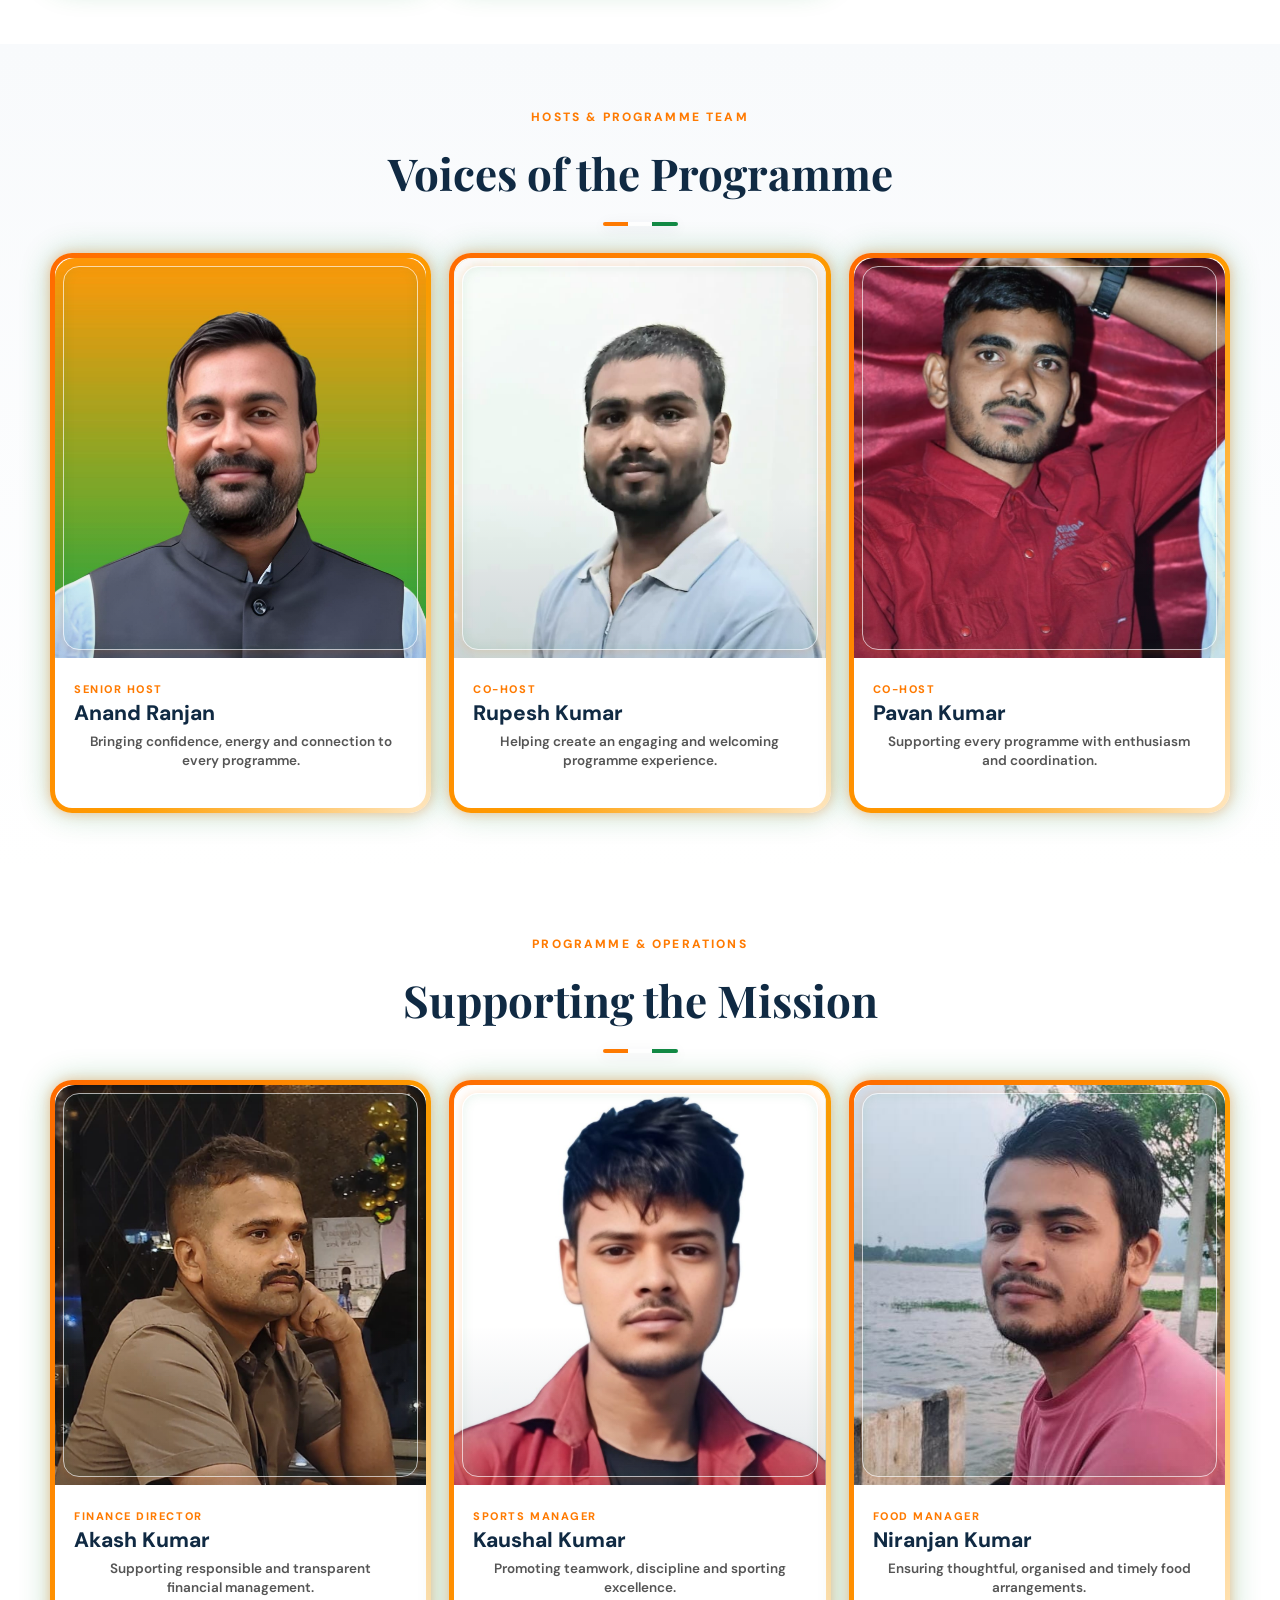
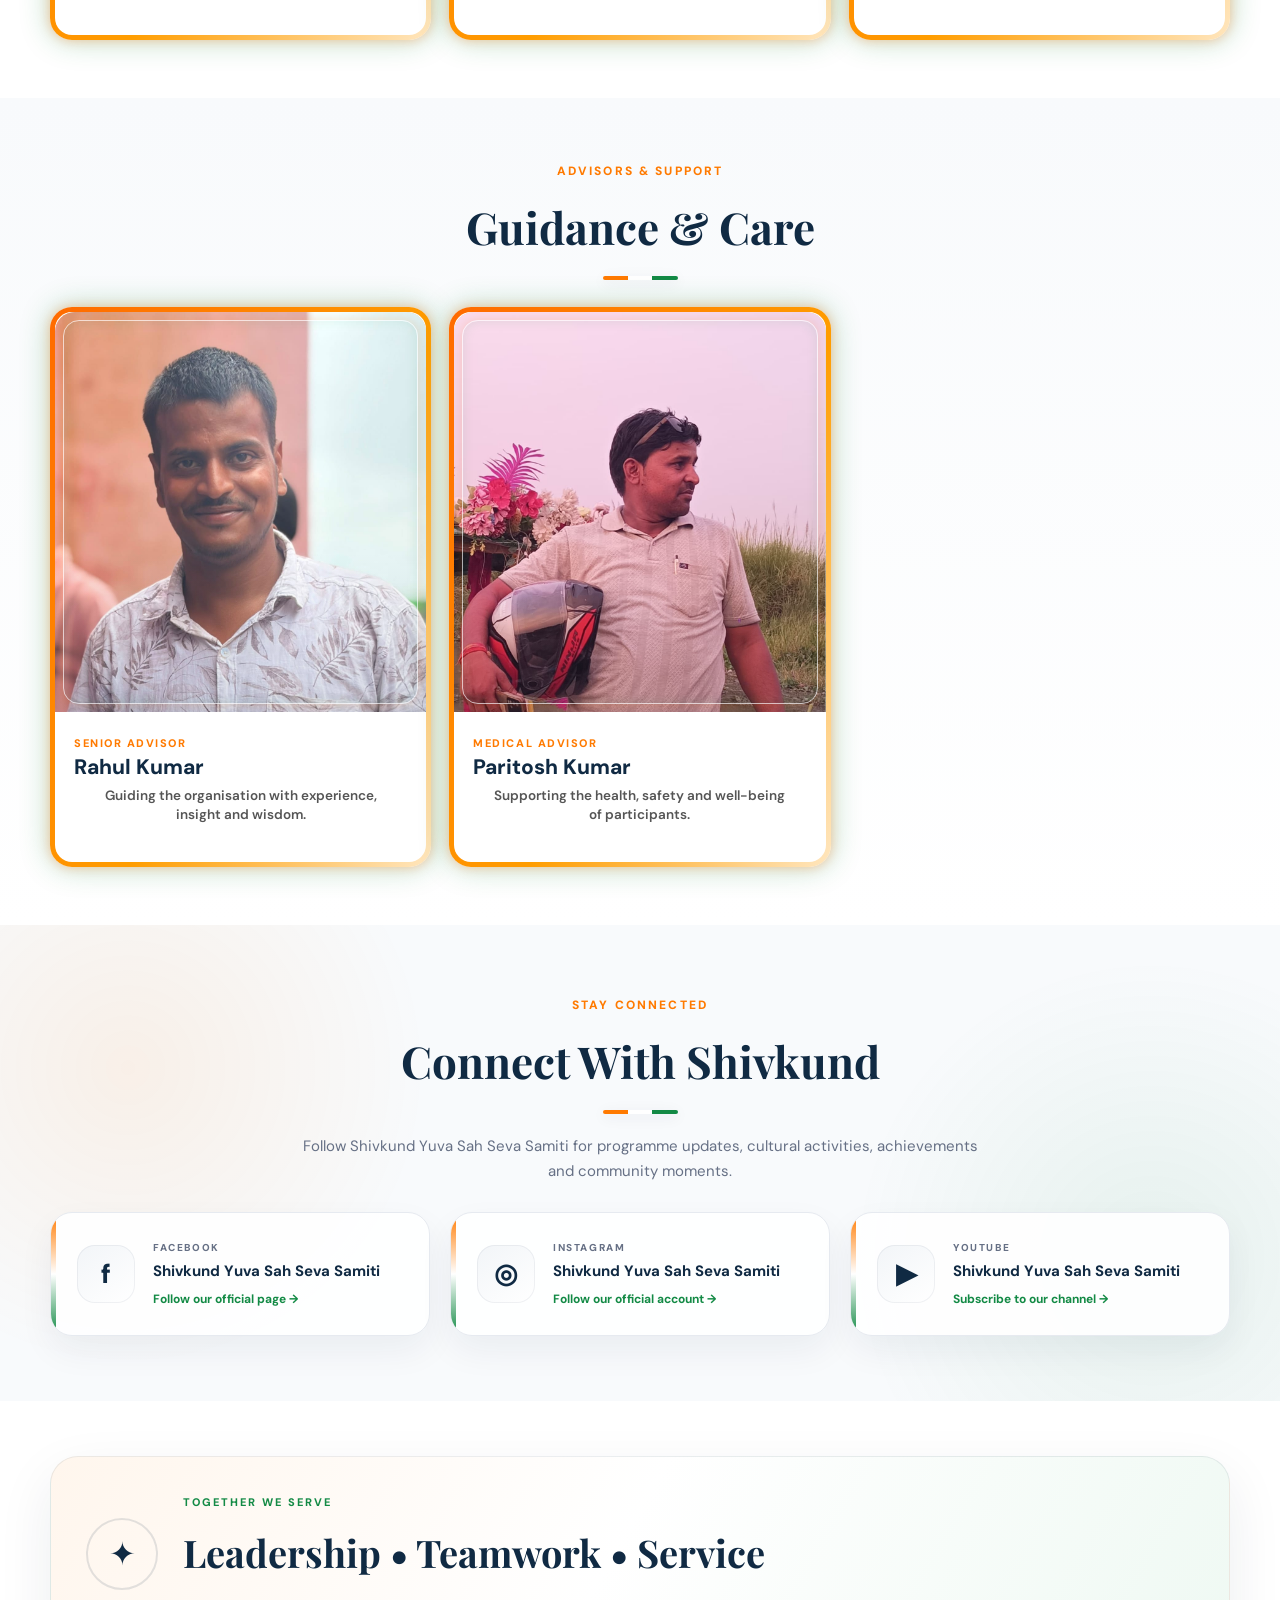
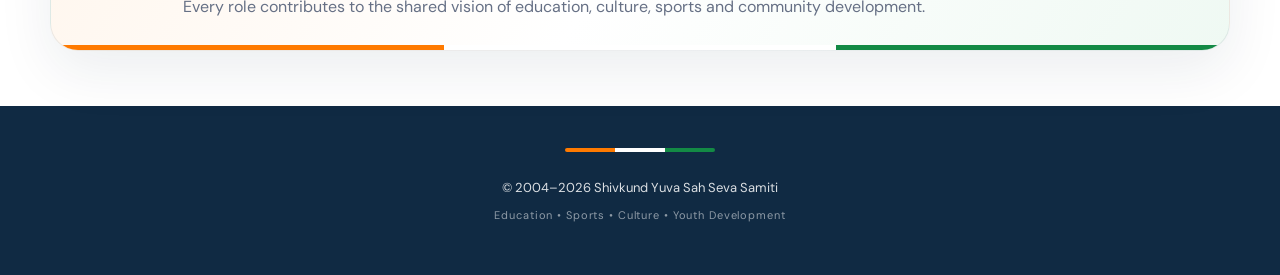
<file: leadership.html>
<!DOCTYPE html>
<html lang="en">

<head>
    <meta charset="UTF-8">
    <meta name="viewport" content="width=device-width, initial-scale=1.0">

    <meta name="description"
        content="Leadership of Shivkund Yuva Sah Seva Samiti — Core Leadership, Examination Team, Choreography Team, Hosts, Advisors and Programme Operations.">

    <title>Leadership | Shivkund Yuva Sah Seva Samiti</title>

    <!-- Google Fonts -->
    <link rel="preconnect" href="https://fonts.googleapis.com">
    <link rel="preconnect" href="https://fonts.gstatic.com" crossorigin>

    <link
        href="https://fonts.googleapis.com/css2?family=DM+Sans:wght@400;500;600;700&family=Playfair+Display:wght@600;700&display=swap"
        rel="stylesheet">

    <!-- Main Website CSS -->
    <link rel="stylesheet" href="css/style.css">

    <!-- Leadership CSS -->
    <link rel="stylesheet" href="css/leadership.css">
</head>

<body>

<main class="leadership-page">

    <!-- =========================================
         HEADER
    ========================================== -->

    <header class="site-header">

        <div class="container nav-wrapper">

            <a href="index.html#home" class="brand">

                    <div class="brand-logo">
                        <img src="images/logo.jpg"
                         alt="Shivkund Yuva Sah Seva Samiti Logo"
                         onerror="this.style.display='none'; this.parentElement.classList.add('logo-fallback');">
                </div>

                <div class="brand-name">
                    <strong>SHIVKUND</strong>
                    <strong>YUVA SAH SEVA SAMITI</strong>
                </div>

            </a>

            <button class="menu-toggle" aria-label="Open navigation">
                <span></span>
                <span></span>
                <span></span>
            </button>

            <nav class="main-nav">

                <a href="index.html#home">Home</a>
                <a href="index.html#about">About</a>
                <a href="index.html#programme">Programme</a>
                <a href="leadership.html" class="active">Leadership</a>
                <a href="host.html">Host</a>
                <a href="index.html#contact">Contact</a>

            </nav>

        </div>

        <div class="established-bar">

            <div class="container established-inner">

                <span>ESTABLISHED 2004</span>

                <span class="bar-dot">•</span>

                <span>
                    EDUCATION • SPORTS • CULTURE • YOUTH DEVELOPMENT
                </span>

            </div>

        </div>

    </header>


<!-- =========================================
     LEADERSHIP HERO
========================================= -->
<!-- =========================================
     LEADERSHIP HERO
========================================== -->
<section class="leadership-hero">

    <!-- ONE BIG HERO CIRCLE -->
    <div class="hero-main-circle">

        <div class="hero-circle-ring"></div>

        <img
            src="images/logo.jpg"
            alt="Shivkund Yuva Sah Seva Samiti Logo"
            class="hero-center-logo"
        >

    </div>

    <!-- Soft green glow only -->
    <div class="hero-green-aura"></div>

    <div class="leadership-hero-content">

        <span class="leadership-label">
            OUR LEADERSHIP
        </span>

        <h1>
            The People Behind
            <br>
            <span>Our Mission</span>
        </h1>

        <p>
            Meet the dedicated team working together to promote
            education, sports, culture and youth development.
        </p>

        <div class="hero-tricolour-line">
            <span class="line-saffron"></span>
            <span class="line-white"></span>
            <span class="line-green"></span>
        </div>

    </div>

</section>
    <!-- =========================================
         CORE LEADERSHIP
    ========================================== -->

    <section class="leadership-section core-leadership">

        <div class="container">

            <div class="team-heading">

                <span class="team-kicker">
                    CORE LEADERSHIP
                </span>

                <h2>
                    Leadership Council
                </h2>

                <div class="heading-line"></div>

            </div>


            <div class="core-leaders-grid">


                <!-- CHAIRMAN -->

                <article class="leader-card leader-card-primary">

                    <div class="leader-photo">

                        <img src="images/leadership/chairman-ravikishan.jpeg"
                             alt="Ravikishan Kumar Roy - Chairman"
                             loading="lazy">

                        <span class="leader-number">
                            01
                        </span>

                    </div>

                    <div class="leader-content">

                        <span class="leader-role">
                            CHAIRMAN
                        </span>

                        <h3>
                            Ravikishan Kumar Roy
                        </h3>

                        <p>
                            Providing leadership and overall direction
                            to the organisation and its activities.
                        </p>

                    </div>

                </article>


                <!-- CO-CHAIRMAN -->

                <article class="leader-card leader-card-primary">

                    <div class="leader-photo">

                        <img src="images/leadership/co-host-pritam.jpeg"
                             alt="Pritam Kumar - Co-Chairman"
                             loading="lazy">

                        <span class="leader-number">
                            02
                        </span>

                    </div>

                    <div class="leader-content">

                        <span class="leader-role">
                            CO-CHAIRMAN
                        </span>

                        <h3>
                            Pritam Kumar
                        </h3>

                        <p>
                            Supporting organisational leadership
                            and helping coordinate important activities.
                        </p>

                    </div>

                </article>


                <!-- CHIEF COORDINATOR -->

                <article class="leader-card leader-card-primary">

                    <div class="leader-photo">

                        <img src="images/leadership/chief-coordinator-dhiraj.jpeg"
                             alt="Dhiraj Kumar - Chief Coordinator"
                             loading="lazy">

                        <span class="leader-number">
                            03
                        </span>

                    </div>

                    <div class="leader-content">

                        <span class="leader-role">
                            CHIEF COORDINATOR
                        </span>

                        <h3>
                            Dhiraj Kumar
                        </h3>

                        <p>
                            Coordinating programmes, activities and
                            teamwork across the organisation.
                        </p>

                    </div>

                </article>

            </div>

        </div>

    </section>


    <!-- =========================================
         EXAMINATION TEAM
    ========================================== -->

    <section class="leadership-section examination-team">

        <div class="container">

            <div class="team-heading">

                <span class="team-kicker">
                    EXAMINATION TEAM
                </span>

                <h2>
                    Examination Leadership
                </h2>

                <div class="heading-line"></div>

            </div>


            <div class="team-grid">


                <!-- ABHISHEK -->

                <article class="team-card">

                    <div class="team-photo">

                        <img src="images/leadership/exam-controller-abhishek.jpeg"
                             alt="Abhishek Kumar - Exam Controller"
                             loading="lazy">

                    </div>

                    <div class="team-card-content">

                        <span class="team-role">
                            EXAM CONTROLLER
                        </span>

                        <h3>
                            Abhishek Kumar
                        </h3>
<p class="member-line">Ensuring fairness, discipline and excellence in examinations.</p>
                    </div>

                </article>


                <!-- SURENDRA -->

                <article class="team-card">

                    <div class="team-photo">

                        <img src="images/leadership/assistant-exam-controller-surendra.jpeg"
                             alt="Surendra Kumar - Assistant Exam Controller"
                             loading="lazy">

                    </div>

                    <div class="team-card-content">

                        <span class="team-role">
                            ASSISTANT EXAM CONTROLLER
                        </span>

                        <h3>
                            Surendra Kumar
                        </h3>
<p class="member-line">Supporting a smooth, organised and disciplined examination process.</p>
                    </div>

                </article>


                <!-- AZAD -->

                <article class="team-card">

                    <div class="team-photo">

                        <img src="images/leadership/assistant-exam-controller-azad.jpeg"
                             alt="Azad Kumar - Assistant Exam Controller"
                             loading="lazy">

                    </div>

                    <div class="team-card-content">

                        <span class="team-role">
                            ASSISTANT EXAM CONTROLLER
                        </span>

                        <h3>
                            Azad Kumar
                        </h3>
<p class="member-line">Dedicated to coordination, discipline and student support.</p>
                    </div>

                </article>

            </div>

        </div>

    </section>


    <!-- =========================================
         CHOREOGRAPHY TEAM
    ========================================== -->

    <section class="leadership-section choreography-team">

        <div class="container">

            <div class="team-heading">

                <span class="team-kicker">
                    CHOREOGRAPHY TEAM
                </span>

                <h2>
                    Creativity in Motion
                </h2>

                <div class="heading-line"></div>

            </div>


            <div class="team-grid">


                <!-- RAJIV -->

                <article class="team-card">

                    <div class="team-photo">

                        <img src="images/leadership/choreographer-rajiv.jpeg"
                             alt="Rajiv Sir - Chief Choreographer"
                             loading="lazy">

                    </div>

                    <div class="team-card-content">

                        <span class="team-role">
                            CHIEF CHOREOGRAPHER
                        </span>

                        <h3>
                            Rajiv Sir
                        </h3>
<p class="member-line">Bringing creativity, culture and energy to every performance.</p>
                    </div>

                </article>


                <!-- ARVIND -->

                <article class="team-card">

                    <div class="team-photo">

                        <img src="images/leadership/choreographer-arvind.jpeg"
                             alt="Arvind Kumar - Choreographer"
                             loading="lazy">

                    </div>

                    <div class="team-card-content">

                        <span class="team-role">
                            CHOREOGRAPHER
                        </span>

                        <h3>
                            Arvind Kumar
                        </h3>
<p class="member-line">Inspiring performers through creativity, teamwork and dedication.</p>
                    </div>

                </article>

            </div>

        </div>

    </section>


    <!-- =========================================
         HOSTS & PROGRAMME TEAM
    ========================================== -->

    <section class="leadership-section hosts-team">

        <div class="container">

            <div class="team-heading">

                <span class="team-kicker">
                    HOSTS & PROGRAMME TEAM
                </span>

                <h2>
                    Voices of the Programme
                </h2>

                <div class="heading-line"></div>

            </div>


            <div class="team-grid">


                <!-- ANAND -->

                <article class="team-card">

                    <div class="team-photo">

                        <img src="images/leadership/senior-host-anand-ranjan.jpeg"
                             alt="Anand Ranjan - Senior Host"
                             loading="lazy">

                    </div>

                    <div class="team-card-content">

                        <span class="team-role">
                            SENIOR HOST
                        </span>

                        <h3>
                            Anand Ranjan
                        </h3>
<p class="member-line">Bringing confidence, energy and connection to every programme.</p>
                    </div>

                </article>


                <!-- RUPESH -->

                <article class="team-card">

                    <div class="team-photo">

                        <img src="images/leadership/co-host-rupesh.jpeg"
                             alt="Rupesh Kumar - Co-Host"
                             loading="lazy">

                    </div>

                    <div class="team-card-content">

                        <span class="team-role">
                            CO-HOST
                        </span>

                        <h3>
                            Rupesh Kumar
                        </h3>
<p class="member-line">Helping create an engaging and welcoming programme experience.</p>
                    </div>

                </article>


                <!-- PAVAN -->

                <article class="team-card">

                    <div class="team-photo">

                        <img src="images/leadership/co-host-pavan.jpeg"
                             alt="Pavan Kumar - Co-Host"
                             loading="lazy">

                    </div>

                    <div class="team-card-content">

                        <span class="team-role">
                            CO-HOST
                        </span>

                        <h3>
                            Pavan Kumar
                        </h3>
<p class="member-line">Supporting every programme with enthusiasm and coordination.</p>
                    </div>

                </article>

            </div>

        </div>

    </section>

    <!-- =========================================
         PROGRAMME & OPERATIONS
    ========================================== -->

    <section class="leadership-section management-team">

        <div class="container">

            <div class="team-heading">

                <span class="team-kicker">
                    PROGRAMME & OPERATIONS
                </span>

                <h2>
                    Supporting the Mission
                </h2>

                <div class="heading-line"></div>

            </div>


            <div class="team-grid">


                <!-- AKASH -->

                <article class="team-card">

                    <div class="team-photo">

                        <img src="images/leadership/finance-director-akash.jpeg"
                             alt="Akash Kumar - Treasurer"
                             loading="lazy">

                    </div>

                    <div class="team-card-content">

                        <span class="team-role">
                            Finance Director
                        </span>

                        <h3>
                            Akash Kumar
                        </h3>
<p class="member-line">Supporting responsible and transparent financial management.</p>
                    </div>

                </article>


                <!-- KAUSHAL -->

                <article class="team-card">

                    <div class="team-photo">

                        <img src="images/leadership/sport-manager-kaushal.jpeg"
                             alt="Kaushal Kumar - Sports Manager"
                             loading="lazy">

                    </div>

                    <div class="team-card-content">

                        <span class="team-role">
                            SPORTS MANAGER
                        </span>

                        <h3>
                            Kaushal Kumar
                        </h3>
<p class="member-line">Promoting teamwork, discipline and sporting excellence.</p>
                    </div>

                </article>


                <!-- NIRANJAN -->

                <article class="team-card">

                    <div class="team-photo">

                        <img src="images/leadership/food-manager-niranjan.jpeg"
                             alt="Niranjan Kumar - Food Manager"
                             loading="lazy">

                    </div>

                    <div class="team-card-content">

                        <span class="team-role">
                            FOOD MANAGER
                        </span>

                        <h3>
                            Niranjan Kumar
                        </h3>
<p class="member-line">Ensuring thoughtful, organised and timely food arrangements.</p>
                    </div>

                </article>

            </div>

        </div>

    </section>
    <!-- =========================================
         ADVISORS & SUPPORT
    ========================================== -->

    <section class="leadership-section advisors-team">

        <div class="container">

            <div class="team-heading">

                <span class="team-kicker">
                    ADVISORS & SUPPORT
                </span>

                <h2>
                    Guidance & Care
                </h2>

                <div class="heading-line"></div>

            </div>


            <div class="team-grid">


                <!-- RAHUL -->

                <article class="team-card">

                    <div class="team-photo">

                        <img src="images/leadership/senior-advisor-rahul.jpeg"
                             alt="Rahul Kumar - Senior Advisor"
                             loading="lazy">

                    </div>

                    <div class="team-card-content">

                        <span class="team-role">
                            SENIOR ADVISOR
                        </span>

                        <h3>
                            Rahul Kumar
                        </h3>
<p class="member-line">Guiding the organisation with experience, insight and wisdom.</p>
                    </div>

                </article>


                <!-- PARITOSH -->

                <article class="team-card">

                    <div class="team-photo">

                        <img src="images/leadership/medical-advisor-paritosh.jpeg"
                             alt="Paritosh Kumar - Medical Advisor"
                             loading="lazy">

                    </div>

                    <div class="team-card-content">

                        <span class="team-role">
                            MEDICAL ADVISOR
                        </span>

                        <h3>
                            Paritosh Kumar
                        </h3>
<p class="member-line">Supporting the health, safety and well-being of participants.</p>
                    </div>

                </article>

            </div>

        </div>

    </section>


    <!-- =========================================
         CONNECT WITH SHIVKUND
    ========================================== -->

    <section class="social-section">

        <div class="container">

            <div class="team-heading">

                <span class="team-kicker">
                    STAY CONNECTED
                </span>

                <h2>
                    Connect With Shivkund
                </h2>

                <div class="heading-line"></div>

                <p class="social-intro">
                    Follow Shivkund Yuva Sah Seva Samiti for programme
                    updates, cultural activities, achievements and community moments.
                </p>

            </div>


            <div class="social-grid">


                <!-- FACEBOOK -->

                <a href="#" class="social-card facebook-card">

                    <div class="social-icon">
                        f
                    </div>

                    <div>
                        <span>
                            FACEBOOK
                        </span>

                        <strong>
                            Shivkund Yuva Sah Seva Samiti
                        </strong>

                        <small>
                            Follow our official page →
                        </small>
                    </div>

                </a>


                <!-- INSTAGRAM -->

                <a href="#" class="social-card instagram-card">

                    <div class="social-icon">
                        ◎
                    </div>

                    <div>
                        <span>
                            INSTAGRAM
                        </span>

                        <strong>
                            Shivkund Yuva Sah Seva Samiti
                        </strong>

                        <small>
                            Follow our official account →
                        </small>
                    </div>

                </a>


                <!-- YOUTUBE -->

                <a href="#" class="social-card youtube-card">

                    <div class="social-icon">
                        ▶
                    </div>

                    <div>
                        <span>
                            YOUTUBE
                        </span>

                        <strong>
                            Shivkund Yuva Sah Seva Samiti
                        </strong>

                        <small>
                            Subscribe to our channel →
                        </small>
                    </div>

                </a>

            </div>

        </div>

    </section>


    <!-- =========================================
         CLOSING SECTION
    ========================================== -->

    <section class="leadership-closing">

        <div class="container">

            <div class="closing-card">

                <div class="closing-chakra">
                    ✦
                </div>

                <div>

                    <span>
                        TOGETHER WE SERVE
                    </span>

                    <h2>
                        Leadership • Teamwork • Service
                    </h2>

                    <p>
                        Every role contributes to the shared vision
                        of education, culture, sports and community development.
                    </p>

                </div>

            </div>

        </div>

    </section>


    <!-- =========================================
         FOOTER
    ========================================== -->

    <footer class="leadership-footer">

        <div class="container">

            <div class="footer-tricolour">

                <span></span>
                <span></span>
                <span></span>

            </div>

            <p>
                © 2004–2026 Shivkund Yuva Sah Seva Samiti
            </p>

            <p class="footer-subtitle">
                Education • Sports • Culture • Youth Development
            </p>

        </div>

    </footer>

</main>


<!-- =========================================
     MOBILE NAVIGATION
========================================== -->

<script>

    const menuToggle = document.querySelector(".menu-toggle");
    const mainNav = document.querySelector(".main-nav");

    if (menuToggle && mainNav) {

        menuToggle.addEventListener("click", () => {

            menuToggle.classList.toggle("active");
            mainNav.classList.toggle("active");

        });

    }

</script>

</body>
</html>
</file>
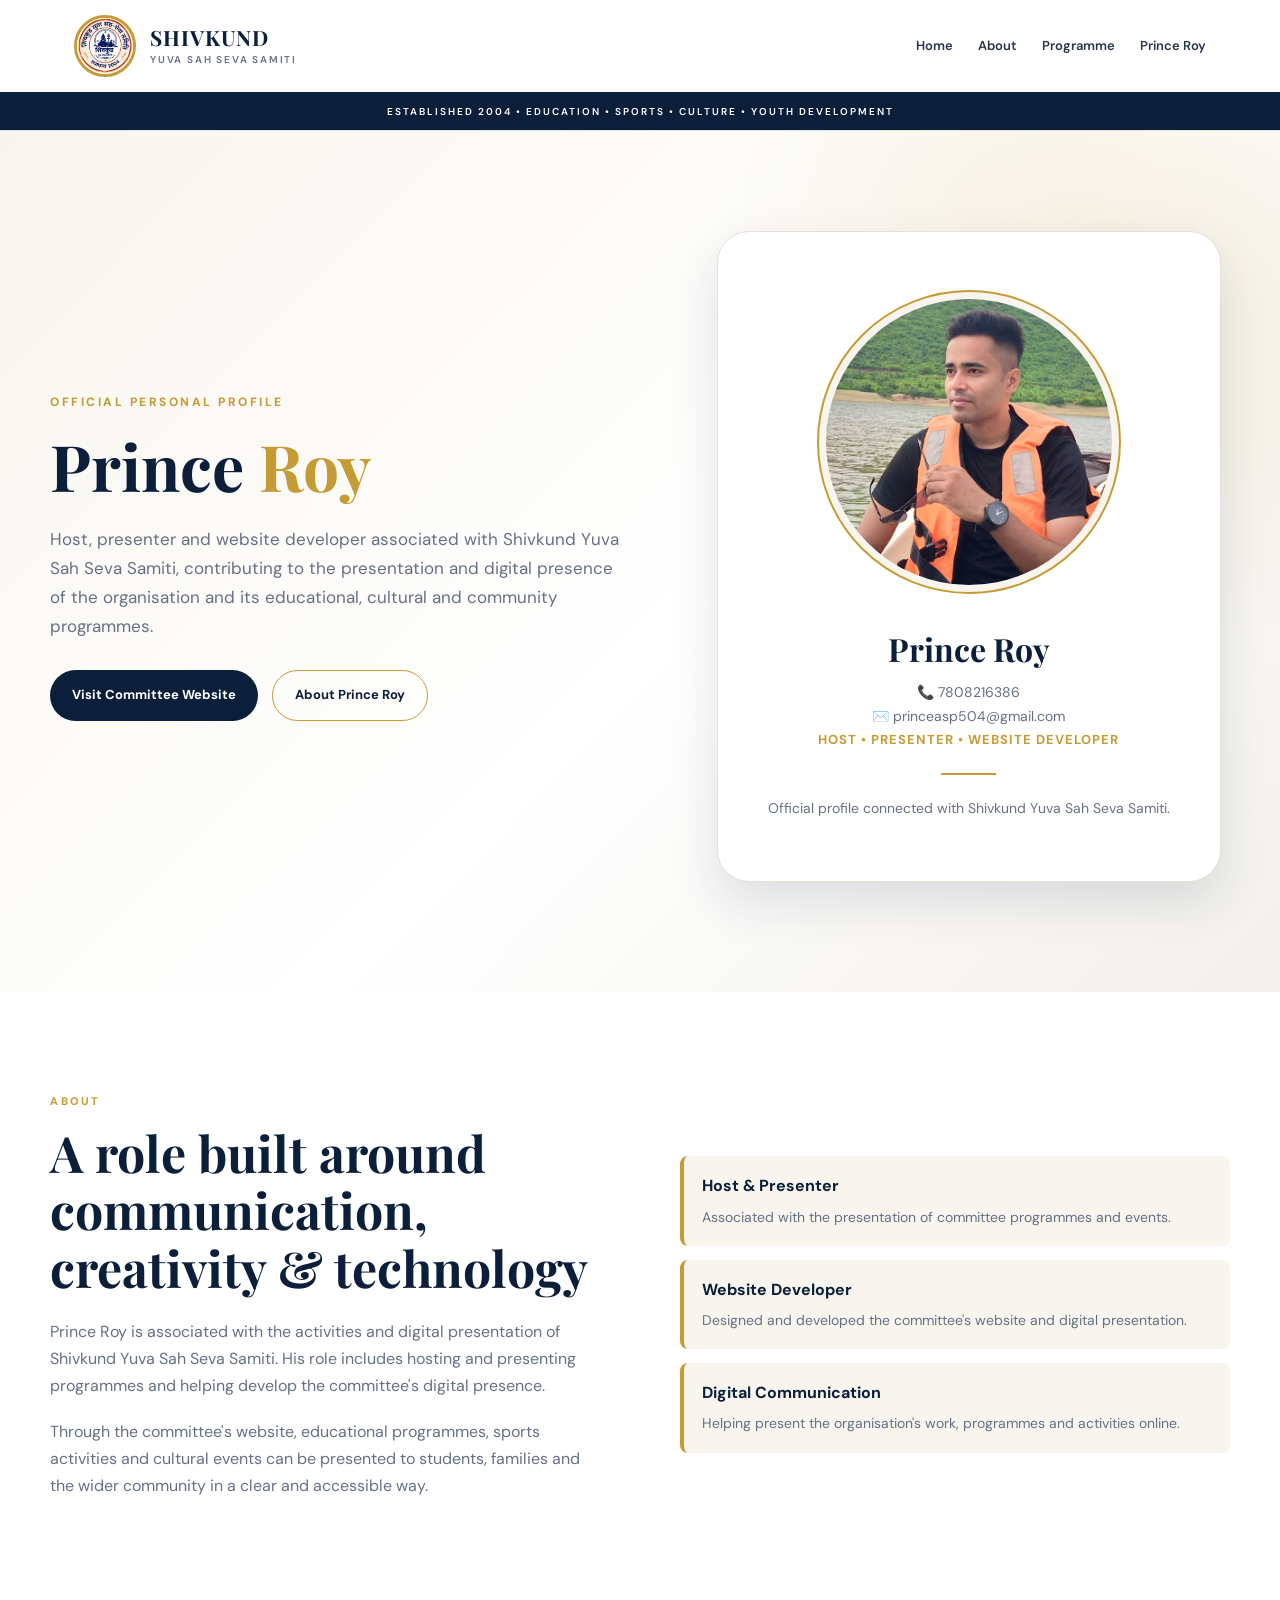
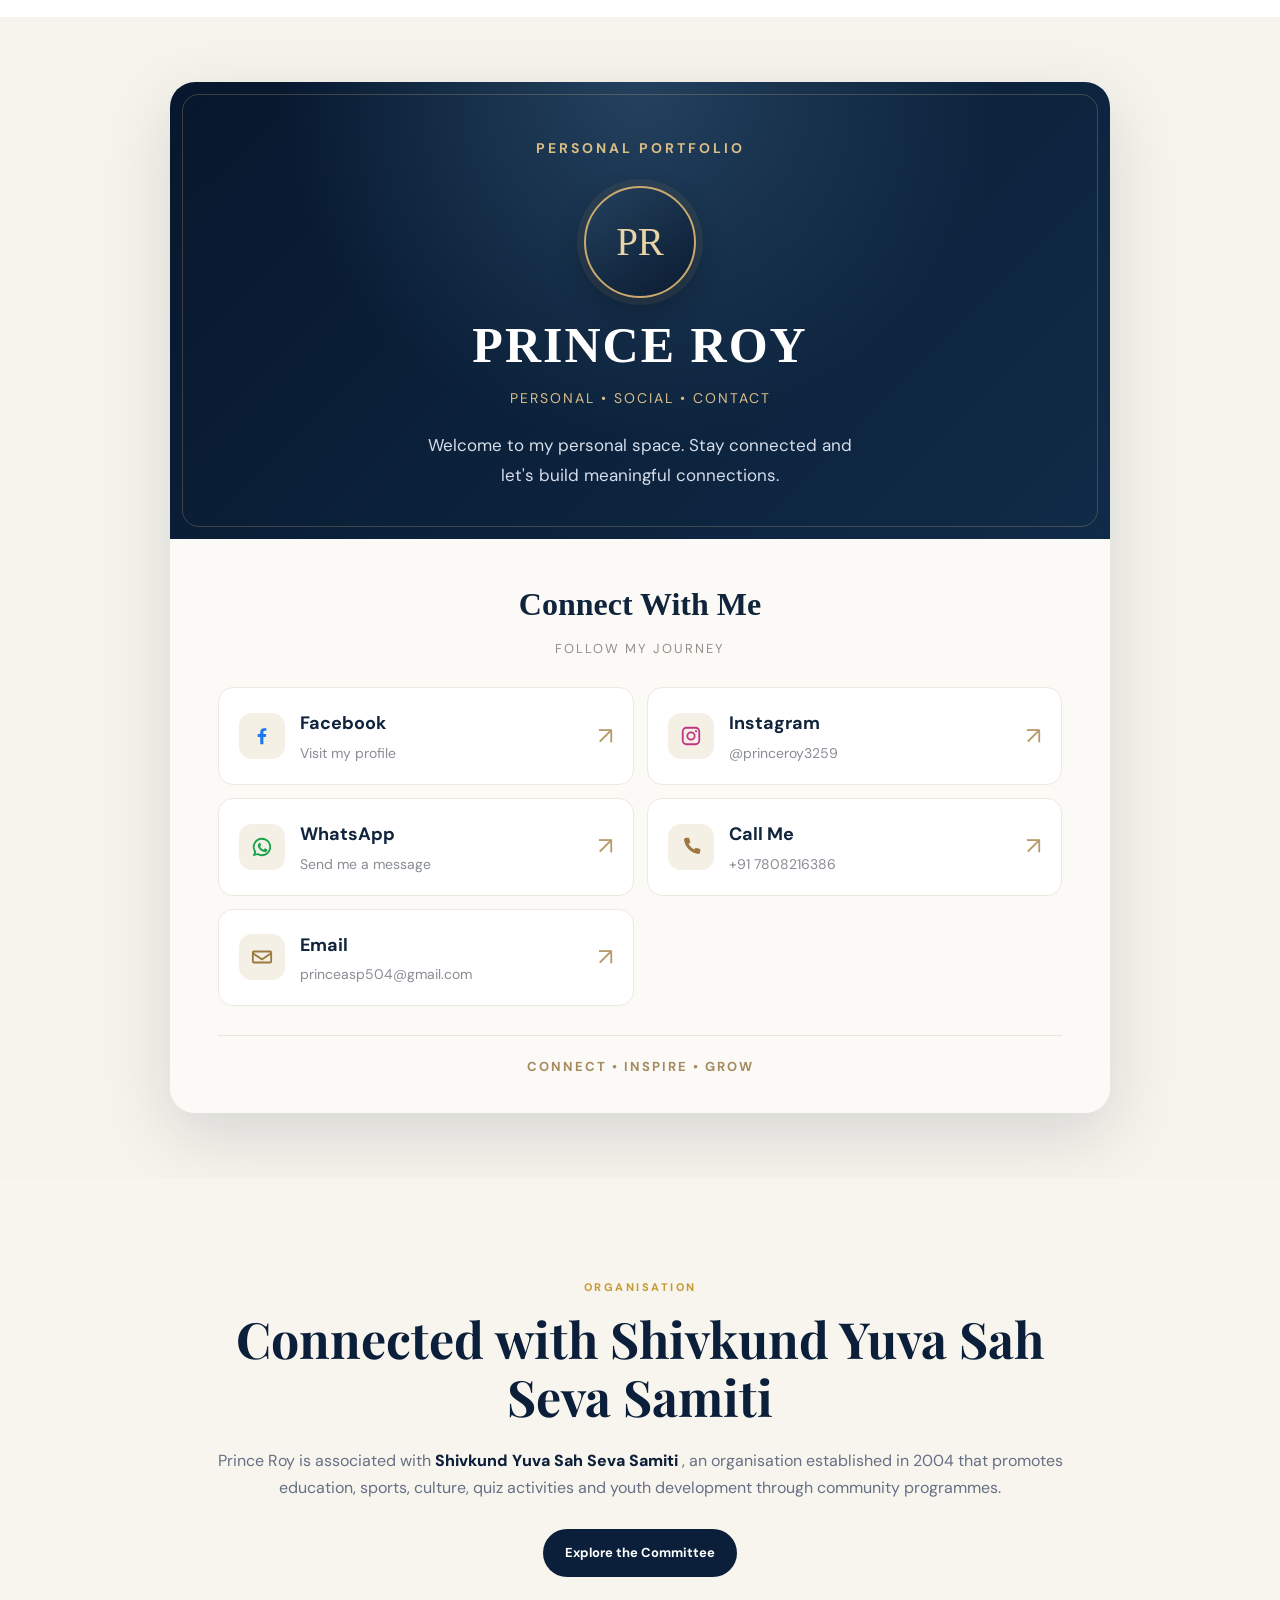
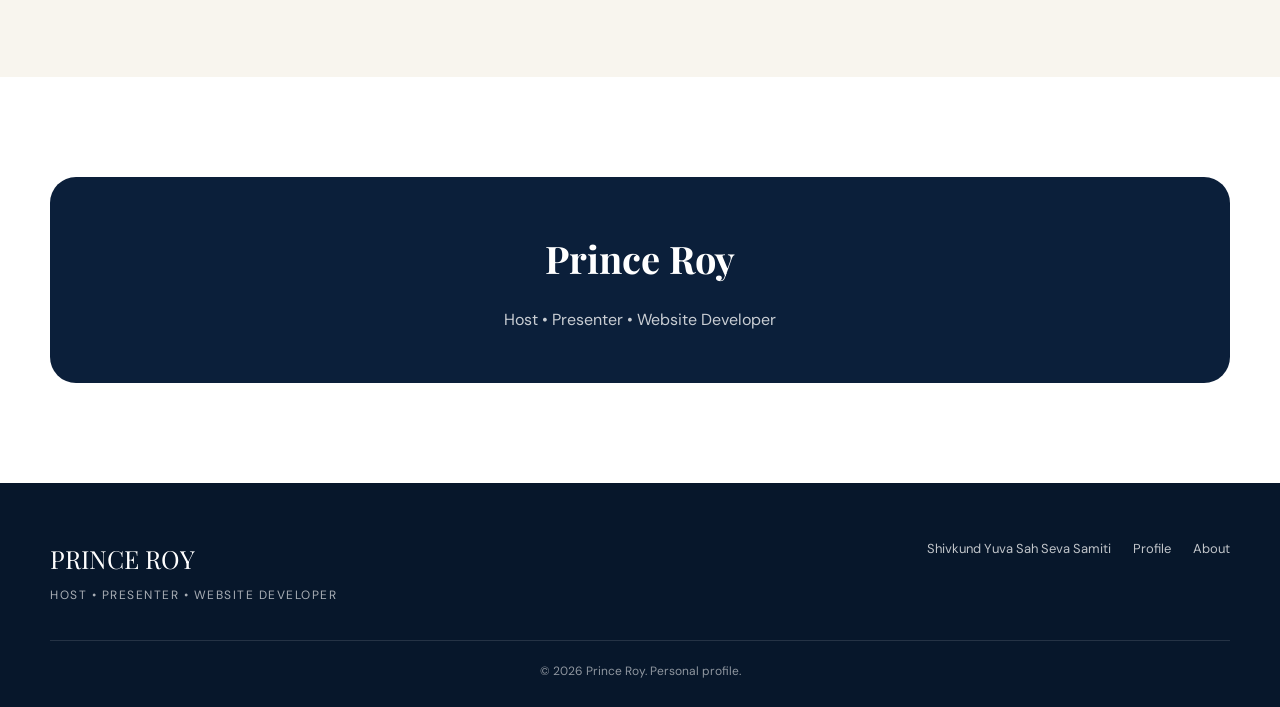
<file: prince-roy.html>
<!DOCTYPE html>
<html lang="en">
<head>

    <meta charset="UTF-8">

    <meta name="viewport" content="width=device-width, initial-scale=1.0">

    <title>Prince Roy | Host, Presenter & Website Developer</title>

    <meta name="description"
          content="Official profile of Prince Roy, host, presenter and website developer associated with Shivkund Yuva Sah Seva Samiti.">

    <meta name="author" content="Prince Roy">

    <meta name="robots" content="index, follow">

    <!-- Canonical URL
         Replace this with your final live website URL after hosting. -->
    <link rel="canonical" href="https://YOUR-WEBSITE-URL/prince-roy.html">

    <!-- Google / Search identity -->
    <meta name="googlebot" content="index, follow">

    <!-- Open Graph -->
    <meta property="og:type" content="profile">
    <meta property="og:title" content="Prince Roy | Host, Presenter & Website Developer">
    <meta property="og:description"
          content="Official profile of Prince Roy, host, presenter and website developer associated with Shivkund Yuva Sah Seva Samiti.">
    <meta property="og:url" content="https://YOUR-WEBSITE-URL/prince-roy.html">
    <meta property="og:image" content="images/prince-roy.jpg">
    <meta property="og:image:alt" content="Prince Roy">

    <!-- Twitter / social sharing -->
    <meta name="twitter:card" content="summary_large_image">
    <meta name="twitter:title" content="Prince Roy | Host, Presenter & Website Developer">
    <meta name="twitter:description"
          content="Official profile of Prince Roy, host, presenter and website developer.">
    <meta name="twitter:image" content="images/prince-roy.jpg">

    <!-- Fonts -->
    <link rel="preconnect" href="https://fonts.googleapis.com">
    <link rel="preconnect" href="https://fonts.gstatic.com" crossorigin>

    <link href="https://fonts.googleapis.com/css2?family=DM+Sans:wght@400;500;600;700;800&family=Playfair+Display:wght@600;700&display=swap"
          rel="stylesheet">


    <style>

        :root {
            --navy: #0b1f3a;
            --navy-light: #16345c;
            --gold: #c59b35;
            --gold-light: #e5c56b;
            --cream: #f8f5ee;
            --white: #ffffff;
            --text: #273449;
            --muted: #667085;
            --line: #e6e1d7;
            --soft: #f2f0eb;
            --shadow: 0 20px 50px rgba(11, 31, 58, 0.12);
        }


        * {
            box-sizing: border-box;
            margin: 0;
            padding: 0;
        }


        html {
            scroll-behavior: smooth;
        }


        body {
            font-family: "DM Sans", sans-serif;
            color: var(--text);
            background: var(--white);
            line-height: 1.7;
        }


        img {
            max-width: 100%;
            display: block;
        }


        a {
            color: inherit;
            text-decoration: none;
        }


        /* =========================
           HEADER
        ========================= */

        .site-header {
            position: sticky;
            top: 0;
            z-index: 1000;
            background: rgba(255, 255, 255, 0.96);
            border-bottom: 1px solid var(--line);
            backdrop-filter: blur(12px);
        }


        .nav-wrapper {
            max-width: 1180px;
            min-height: 92px;
            margin: auto;
            padding: 0 24px;

            display: flex;
            align-items: center;
            justify-content: space-between;
            gap: 30px;
        }


        .brand {
            display: flex;
            align-items: center;
            gap: 14px;
        }


        .brand-logo {
            width: 62px;
            height: 62px;
            border-radius: 50%;
            object-fit: cover;
            border: 3px solid var(--gold);
        }


        .brand-name strong {
            display: block;
            font-family: "Playfair Display", serif;
            font-size: 21px;
            letter-spacing: 1px;
            line-height: 1.05;
            font-weight: 700;
            color: var(--navy);
        }


        .brand-name span {
            display: block;
            margin-top: 5px;
            font-size: 10px;
            letter-spacing: 1.8px;
            line-height: 1.2;
            font-weight: 600;
            color: var(--muted);
        }


        .nav-links {
            display: flex;
            align-items: center;
            gap: 25px;
            font-size: 13px;
            font-weight: 600;
        }


        .nav-links a {
            transition: 0.3s ease;
        }


        .nav-links a:hover {
            color: var(--gold);
        }


        .established-bar {
            background: var(--navy);
            color: var(--white);
            min-height: 38px;
            display: flex;
            align-items: center;
            justify-content: center;
            text-align: center;
            padding: 7px 20px;

            font-size: 10px;
            font-weight: 600;
            letter-spacing: 2px;
        }


        /* =========================
           HERO
        ========================= */

        .hero {
            background:
                radial-gradient(circle at 85% 20%, rgba(197, 155, 53, 0.16), transparent 30%),
                linear-gradient(135deg, #f8f5ee 0%, #ffffff 55%, #f2f0eb 100%);

            padding: 100px 24px 110px;
        }


        .hero-inner {
            max-width: 1180px;
            margin: auto;

            display: grid;
            grid-template-columns: 1.05fr 0.95fr;
            align-items: center;
            gap: 80px;
        }


        .eyebrow {
            color: var(--gold);
            font-size: 12px;
            font-weight: 800;
            letter-spacing: 2.5px;
            text-transform: uppercase;
            margin-bottom: 18px;
        }


        .hero h1 {
            font-family: "Playfair Display", serif;
            color: var(--navy);
            font-size: clamp(45px, 5vw, 68px);
            line-height: 1.08;
            margin-bottom: 25px;
        }


        .hero h1 span {
            color: var(--gold);
        }


        .hero-description {
            max-width: 650px;
            color: var(--muted);
            font-size: 17px;
            margin-bottom: 30px;
        }


        .buttons {
            display: flex;
            flex-wrap: wrap;
            gap: 14px;
        }


        .button {
            display: inline-flex;
            align-items: center;
            justify-content: center;

            padding: 13px 22px;
            border-radius: 999px;

            font-size: 13px;
            font-weight: 700;

            transition: 0.3s ease;
        }


        .button-primary {
            background: var(--navy);
            color: var(--white);
        }


        .button-primary:hover {
            background: var(--navy-light);
            transform: translateY(-2px);
        }


        .button-outline {
            border: 1px solid var(--gold);
            color: var(--navy);
        }


        .button-outline:hover {
            background: var(--gold);
            color: var(--white);
        }


        /* =========================
           PROFILE CARD
        ========================= */

        .profile-card {
    background: var(--white);
    border: 1px solid var(--line);
    border-radius: 32px;
    padding: 60px 50px;
    box-shadow: var(--shadow);
    max-width: 900px;
    margin: 0 auto;
}

        /* FIXED PRINCE ROY PHOTO */

        .profile-photo {
    width: 300px;
    height: 300px;
    margin: 0 auto 30px;
    border-radius: 50%;
    object-fit: cover;
    border: 7px solid var(--cream);
    outline: 2px solid var(--gold);
}

        .profile-card h2 {
            text-align: center;
            font-family: "Playfair Display", serif;
            color: var(--navy);
            font-size: 32px;
            margin-bottom: 5px;
        }


        .profile-role {
            text-align: center;
            color: var(--gold);
            font-weight: 700;
            font-size: 13px;
            letter-spacing: 1px;
            text-transform: uppercase;
        }


        .profile-line {
            width: 55px;
            height: 2px;
            background: var(--gold);
            margin: 22px auto;
        }


        .profile-card p {
            color: var(--muted);
            text-align: center;
            font-size: 14px;
        }


        /* =========================
           ABOUT
        ========================= */

        .section {
            padding: 100px 24px;
        }


        .section-inner {
            max-width: 1180px;
            margin: auto;
        }


        .section-label {
            color: var(--gold);
            font-size: 11px;
            font-weight: 800;
            letter-spacing: 2.5px;
            text-transform: uppercase;
            margin-bottom: 13px;
        }


        .section-title {
            font-family: "Playfair Display", serif;
            font-size: clamp(35px, 4vw, 50px);
            line-height: 1.15;
            color: var(--navy);
            margin-bottom: 22px;
        }


        .about-grid {
            display: grid;
            grid-template-columns: 1fr 1fr;
            gap: 80px;
            align-items: center;
        }


        .about-text p {
            color: var(--muted);
            margin-bottom: 18px;
        }


        .role-list {
            display: grid;
            gap: 14px;
        }


        .role-item {
            background: var(--cream);
            border-left: 4px solid var(--gold);
            padding: 16px 18px;
            border-radius: 8px;
        }


        .role-item strong {
            display: block;
            color: var(--navy);
            margin-bottom: 3px;
        }


        .role-item span {
            color: var(--muted);
            font-size: 14px;
        }


        /* =========================
           CONNECTION
        ========================= */

        .connection {
            background: var(--cream);
        }


        .connection-box {
            max-width: 850px;
            margin: auto;
            text-align: center;
        }


        .connection-box p {
            color: var(--muted);
            font-size: 16px;
        }


        .committee-name {
            color: var(--navy);
            font-weight: 800;
        }


        /* =========================
           IDENTITY
        ========================= */

        .identity-box {
            background: var(--navy);
            color: var(--white);
            border-radius: 26px;
            padding: 50px;
            text-align: center;
        }


        .identity-box h2 {
            font-family: "Playfair Display", serif;
            font-size: 38px;
            margin-bottom: 15px;
        }


        .identity-box p {
            max-width: 720px;
            margin: auto;
            color: rgba(255,255,255,0.78);
        }


        /* =========================
           FOOTER
        ========================= */

        footer {
            background: #07172b;
            color: var(--white);
            padding: 55px 24px 25px;
        }


        .footer-inner {
            max-width: 1180px;
            margin: auto;

            display: grid;
            grid-template-columns: 1fr auto;
            gap: 40px;
            align-items: start;
        }


        .footer-brand {
            font-family: "Playfair Display", serif;
            font-size: 25px;
        }


        .footer-sub {
            color: rgba(255,255,255,0.65);
            font-size: 12px;
            letter-spacing: 1.5px;
            margin-top: 4px;
        }


        .footer-links {
            display: flex;
            gap: 22px;
            flex-wrap: wrap;
            justify-content: flex-end;
        }


        .footer-links a {
            color: rgba(255,255,255,0.75);
            font-size: 13px;
        }


        .footer-links a:hover {
            color: var(--gold-light);
        }


        .copyright {
            max-width: 1180px;
            margin: 35px auto 0;
            padding-top: 20px;
            border-top: 1px solid rgba(255,255,255,0.12);

            color: rgba(255,255,255,0.55);
            font-size: 12px;
            text-align: center;
        }


        /* =========================
           MOBILE
        ========================= */

        @media (max-width: 900px) {

            .hero-inner,
            .about-grid {
                grid-template-columns: 1fr;
            }


            .hero-inner {
                gap: 55px;
            }


            .nav-links {
                gap: 14px;
                font-size: 12px;
            }

        }


        @media (max-width: 700px) {

            .nav-wrapper {
                min-height: 78px;
                padding: 0 16px;
            }


            .brand-logo {
                width: 48px;
                height: 48px;
            }


            .brand {
                gap: 10px;
            }


            .brand-name strong {
                font-size: 16px;
            }


            .brand-name span {
                font-size: 7px;
                letter-spacing: 1.3px;
            }


            .nav-links {
                display: none;
            }


            .established-bar {
                font-size: 8px;
                letter-spacing: 1.2px;
                min-height: 34px;
            }


            .hero {
                padding: 70px 20px 80px;
            }


            .hero h1 {
                font-size: 44px;
            }


            .hero-description {
                font-size: 15px;
            }


            .buttons {
                flex-direction: column;
            }


            .button {
                width: 100%;
            }


            .profile-card {
                padding: 28px 20px;
            }


            .profile-photo {
                width: 190px;
                height: 190px;
            }


            .section {
                padding: 75px 20px;
            }


            .identity-box {
                padding: 35px 22px;
            }


            .identity-box h2 {
                font-size: 30px;
            }


            .footer-inner {
                grid-template-columns: 1fr;
            }


            .footer-links {
                justify-content: flex-start;
            }

        }

    </style>


    <!--
        Google structured data.

        This tells search engines that this is a profile page
        focused on a real person.

        Replace YOUR-WEBSITE-URL after hosting.
    -->

    <script type="application/ld+json">

    {
        "@context": "https://schema.org",

        "@type": "ProfilePage",

        "name": "Prince Roy | Official Profile",

        "url": "https://YOUR-WEBSITE-URL/prince-roy.html",

        "mainEntity": {

            "@type": "Person",

            "name": "Prince Roy",

            "url": "https://YOUR-WEBSITE-URL/prince-roy.html",

            "image": "https://YOUR-WEBSITE-URL/images/prince-roy.jpg",

            "description": "Prince Roy is a host, presenter and website developer associated with Shivkund Yuva Sah Seva Samiti.",

            "jobTitle": [
                "Host",
                "Presenter",
                "Website Developer"
            ],

            "affiliation": {
                "@type": "Organization",
                "name": "Shivkund Yuva Sah Seva Samiti",
                "url": "https://YOUR-WEBSITE-URL/"
            }

        }

    }

    </script>

</head>


<body>


    <!-- =========================
         HEADER
    ========================= -->

    <header class="site-header">

        <div class="nav-wrapper">

            <a href="index.html" class="brand">

                <img
                    src="images/logo.jpg"
                    alt="Shivkund Yuva Sah Seva Samiti Logo"
                    class="brand-logo"
                >

                <div class="brand-name">

                    <strong>SHIVKUND</strong>

                    <span>YUVA SAH SEVA SAMITI</span>

                </div>

            </a>


            <nav class="nav-links" aria-label="Main navigation">

                <a href="index.html">
                    Home
                </a>

                <a href="index.html#about">
                    About
                </a>

                <a href="index.html#programme">
                    Programme
                </a>

                <a href="#profile">
                    Prince Roy
                </a>

            </nav>

        </div>


        <div class="established-bar">

            ESTABLISHED 2004 • EDUCATION • SPORTS • CULTURE • YOUTH DEVELOPMENT

        </div>

    </header>



    <!-- =========================
         HERO
    ========================= -->

    <main>

        <section class="hero" id="profile">

            <div class="hero-inner">


                <div>

                    <div class="eyebrow">
                        Official Personal Profile
                    </div>


                    <h1>
                        Prince <span>Roy</span>
                    </h1>


                    <p class="hero-description">

                        Host, presenter and website developer associated with
                        Shivkund Yuva Sah Seva Samiti, contributing to the
                        presentation and digital presence of the organisation
                        and its educational, cultural and community programmes.

                    </p>


                    <div class="buttons">

                        <a
                            href="index.html"
                            class="button button-primary"
                        >
                            Visit Committee Website
                        </a>


                        <a
                            href="#about"
                            class="button button-outline"
                        >
                            About Prince Roy
                        </a>

                    </div>

                </div>



                <!-- =========================
                     PRINCE ROY PROFILE CARD
                ========================== -->

                <div class="profile-card">
<img
    src="images/prince-roy.jpg"
    alt="Prince Roy"
    class="profile-photo"
>

                    <h2>
                        Prince Roy
                    </h2>
<div class="host-contact">
    <p>📞 <a href="tel:7808216386">7808216386</a></p>
    <p>✉️ <a href="mailto:princeasp504@gmail.com">princeasp504@gmail.com</a></p>
</div>

                    <div class="profile-role">

                        Host • Presenter • Website Developer

                    </div>


                    <div class="profile-line"></div>


                    <p>

                        Official profile connected with
                        Shivkund Yuva Sah Seva Samiti.

                    </p>

                </div>


            </div>

        </section>



        <!-- =========================
             ABOUT
        ========================= -->

        <section class="section" id="about">

            <div class="section-inner">

                <div class="about-grid">


                    <div class="about-text">

                        <div class="section-label">
                            About
                        </div>


                        <h2 class="section-title">

                            A role built around communication, creativity & technology

                        </h2>


                        <p>

                            Prince Roy is associated with the activities and
                            digital presentation of Shivkund Yuva Sah Seva Samiti.
                            His role includes hosting and presenting programmes
                            and helping develop the committee's digital presence.

                        </p>


                        <p>

                            Through the committee's website, educational
                            programmes, sports activities and cultural events
                            can be presented to students, families and the
                            wider community in a clear and accessible way.

                        </p>

                    </div>



                    <div class="role-list">


                        <div class="role-item">

                            <strong>
                                Host & Presenter
                            </strong>

                            <span>
                                Associated with the presentation of
                                committee programmes and events.
                            </span>

                        </div>



                        <div class="role-item">

                            <strong>
                                Website Developer
                            </strong>

                            <span>
                                Designed and developed the committee's
                                website and digital presentation.
                            </span>

                        </div>



                        <div class="role-item">

                            <strong>
                                Digital Communication
                            </strong>

                            <span>
                                Helping present the organisation's work,
                                programmes and activities online.
                            </span>

                        </div>


                    </div>

                </div>

            </div>

        </section>


<!-- ===== PRINCE ROY PREMIUM CONTACT SECTION ===== -->
<section class="roy-premium-contact" id="connect">
  <style>
    .roy-premium-contact {
      --roy-navy: #07172d;
      --roy-gold: #c9a96e;
      --roy-ivory: #f6f3ec;
      padding: 65px 18px;
      background: var(--roy-ivory);
      font-family: "DM Sans", Arial, sans-serif;
    }

    .roy-premium-contact * { box-sizing: border-box; }

    .roy-contact-shell {
      max-width: 940px;
      margin: auto;
      overflow: hidden;
      border-radius: 25px;
      box-shadow: 0 22px 65px rgba(7,23,45,.13);
    }

    .roy-contact-hero {
      position: relative;
      text-align: center;
      padding: 55px 22px 48px;
      color: white;
      background:
        radial-gradient(circle at 50% 0%, #23415e 0, transparent 55%),
        linear-gradient(135deg, #07172d, #102b48);
    }

    .roy-contact-hero::before {
      content: "";
      position: absolute;
      inset: 12px;
      border: 1px solid rgba(201,169,110,.28);
      border-radius: 17px;
      pointer-events: none;
    }

    .roy-contact-label {
      color: #d9bd83;
      font-size: 11px;
      letter-spacing: 4px;
      font-weight: 700;
    }

    .roy-contact-avatar {
      width: 112px;
      height: 112px;
      margin: 25px auto 17px;
      display: grid;
      place-items: center;
      border-radius: 50%;
      border: 2px solid var(--roy-gold);
      background: linear-gradient(145deg,#23415e,#0b1b30);
      box-shadow: 0 0 0 7px rgba(201,169,110,.09),
                  0 12px 30px rgba(0,0,0,.25);
      color: #e8d4a7;
      font-family: Georgia,serif;
      font-size: 39px;
    }

    .roy-contact-hero h2 {
      margin: 0;
      color: #fff;
      font-family: Georgia,serif;
      font-size: clamp(30px,5vw,43px);
      letter-spacing: 2px;
    }

    .roy-contact-subtitle {
      color: #d8bd8a;
      font-size: 11px;
      letter-spacing: 3px;
      margin-top: 12px;
    }

    .roy-contact-intro {
      max-width: 450px;
      margin: 19px auto 0;
      color: #d5deea;
      font-size: 14px;
      line-height: 1.8;
    }

    .roy-contact-body {
      padding: 38px clamp(18px,5vw,48px) 35px;
      background: #fbfaf7;
    }

    .roy-contact-heading {
      text-align: center;
      color: #10243b;
      font-family: Georgia,serif;
      font-size: 26px;
      margin: 0 0 7px;
    }

    .roy-contact-caption {
      text-align: center;
      color: #92908a;
      font-size: 10px;
      letter-spacing: 2.5px;
      margin-bottom: 27px;
    }

    .roy-contact-grid {
      display: grid;
      grid-template-columns: repeat(2,minmax(0,1fr));
      gap: 13px;
    }

    .roy-contact-link {
      display: flex;
      align-items: center;
      gap: 15px;
      min-width: 0;
      padding: 17px;
      text-decoration: none !important;
      color: #10243b !important;
      background: #fff;
      border: 1px solid #eee9df;
      border-radius: 15px;
      transition: transform .25s ease, box-shadow .25s ease,
                  border-color .25s ease;
    }

    .roy-contact-link:hover {
      transform: translateY(-4px);
      border-color: #d5bd91;
      box-shadow: 0 12px 28px rgba(16,36,59,.09);
    }

    .roy-contact-icon {
      width: 46px;
      height: 46px;
      flex: 0 0 46px;
      display: grid;
      place-items: center;
      border-radius: 13px;
      background: #f5f0e6;
      color: #9c7940;
    }

    .roy-contact-icon svg {
      width: 22px;
      height: 22px;
      fill: currentColor;
    }

    .roy-contact-link:nth-child(1) .roy-contact-icon {
      color: #1877f2;
    }

    .roy-contact-link:nth-child(2) .roy-contact-icon {
      color: #c13584;
    }

    .roy-contact-link:nth-child(3) .roy-contact-icon {
      color: #16a34a;
    }

    .roy-contact-text {
      min-width: 0;
      flex: 1;
    }

    .roy-contact-text strong {
      display: block;
      font-size: 14px;
      font-weight: 700;
      margin-bottom: 4px;
    }

    .roy-contact-text small {
      display: block;
      color: #898d94;
      font-size: 11px;
      overflow-wrap: anywhere;
    }

    .roy-contact-arrow {
      color: #b69a68;
      font-size: 19px;
    }

    .roy-contact-footer {
      text-align: center;
      margin-top: 29px;
      padding-top: 20px;
      border-top: 1px solid #eae5dc;
      color: #a58b5d;
      font-size: 10px;
      font-weight: 700;
      letter-spacing: 3px;
    }

    @media(max-width:600px) {
      .roy-premium-contact { padding: 35px 12px; }
      .roy-contact-grid { grid-template-columns: 1fr; }
      .roy-contact-hero { padding: 45px 19px 38px; }
      .roy-contact-body { padding: 30px 16px; }
      .roy-contact-link { padding: 15px; }
    }

    @media(prefers-reduced-motion:reduce) {
      .roy-contact-link { transition: none; }
    }

/* ===== PREMIUM CONTACT: LARGER, CLEARER TEXT ===== */

.roy-contact-label {
  font-size: 14px !important;
  letter-spacing: 3px !important;
}

.roy-contact-hero h2 {
  font-size: clamp(36px, 6vw, 50px) !important;
  line-height: 1.2 !important;
}

.roy-contact-subtitle {
  font-size: 14px !important;
  letter-spacing: 2px !important;
}

.roy-contact-intro {
  font-size: 17px !important;
  line-height: 1.8 !important;
}

.roy-contact-heading {
  font-size: 32px !important;
}

.roy-contact-caption {
  font-size: 13px !important;
  letter-spacing: 2px !important;
}

.roy-contact-text strong {
  font-size: 18px !important;
}

.roy-contact-text small {
  font-size: 14px !important;
  line-height: 1.5 !important;
}

.roy-contact-arrow {
  font-size: 24px !important;
}

.roy-contact-link {
  padding: 20px !important;
  min-height: 82px;
}

.roy-contact-footer {
  font-size: 13px !important;
  letter-spacing: 2px !important;
}

@media(max-width:600px) {
  .roy-contact-hero h2 {
    font-size: 36px !important;
  }

  .roy-contact-intro {
    font-size: 16px !important;
  }

  .roy-contact-heading {
    font-size: 29px !important;
  }

  .roy-contact-text strong {
    font-size: 18px !important;
  }

  .roy-contact-text small {
    font-size: 14px !important;
  }
}

  </style>

  <div class="roy-contact-shell">
    <div class="roy-contact-hero">
      <div class="roy-contact-label">PERSONAL PORTFOLIO</div>
      <div class="roy-contact-avatar">PR</div>
      <h2>PRINCE ROY</h2>
      <div class="roy-contact-subtitle">PERSONAL • SOCIAL • CONTACT</div>
      <p class="roy-contact-intro">
        Welcome to my personal space. Stay connected and let's build
        meaningful connections.
      </p>
    </div>

    <div class="roy-contact-body">
      <h3 class="roy-contact-heading">Connect With Me</h3>
      <div class="roy-contact-caption">FOLLOW MY JOURNEY</div>

      <div class="roy-contact-grid">

        <a class="roy-contact-link"
           href="https://www.facebook.com/profile.php?id=100010569631003"
           target="_blank" rel="noopener noreferrer">
          <span class="roy-contact-icon">
            <svg viewBox="0 0 24 24">
              <path d="M13.5 21v-8h2.7l.4-3.1h-3.1v-2c0-.9.3-1.5 1.6-1.5h1.7V3.6c-.3 0-1.3-.1-2.5-.1-2.5 0-4.2 1.5-4.2 4.3v2.1H7.3V13h2.8v8z"/>
            </svg>
          </span>
          <span class="roy-contact-text">
            <strong>Facebook</strong>
            <small>Visit my profile</small>
          </span>
          <span class="roy-contact-arrow">↗</span>
        </a>

        <a class="roy-contact-link"
           href="https://www.instagram.com/princeroy3259?hvrq=NzdnbDZsenA2Mjlr"
           target="_blank" rel="noopener noreferrer">
          <span class="roy-contact-icon">
            <svg viewBox="0 0 24 24">
              <path d="M7 2h10a5 5 0 0 1 5 5v10a5 5 0 0 1-5 5H7a5 5 0 0 1-5-5V7a5 5 0 0 1 5-5zm0 2a3 3 0 0 0-3 3v10a3 3 0 0 0 3 3h10a3 3 0 0 0 3-3V7a3 3 0 0 0-3-3zm5 3a5 5 0 1 1 0 10 5 5 0 0 1 0-10zm0 2a3 3 0 1 0 0 6 3 3 0 0 0 0-6zm5.5-3.5a1.2 1.2 0 1 1 0 2.4 1.2 1.2 0 0 1 0-2.4z"/>
            </svg>
          </span>
          <span class="roy-contact-text">
            <strong>Instagram</strong>
            <small>@princeroy3259</small>
          </span>
          <span class="roy-contact-arrow">↗</span>
        </a>

        <a class="roy-contact-link"
           href="https://wa.me/917808216386"
           target="_blank" rel="noopener noreferrer">
          <span class="roy-contact-icon">
            <svg viewBox="0 0 24 24">
              <path d="M12 2a10 10 0 0 0-8.6 15.1L2 22l5-1.3A10 10 0 1 0 12 2zm0 2a8 8 0 0 1 0 16 8 8 0 0 1-4.1-1.1l-.4-.2-2.4.6.6-2.3-.3-.4A8 8 0 0 1 12 4zm-3 4c-.2 0-.5.1-.7.4-.3.3-.9.9-.9 2.1s.9 2.4 1 2.6c.1.2 1.8 2.9 4.4 3.9 2.2.9 2.7.7 3.2.6.5-.1 1.6-.7 1.8-1.4.2-.7.2-1.2.1-1.4-.1-.1-.3-.2-.6-.4l-1.8-.9c-.2-.1-.4-.1-.6.2l-.8 1c-.1.2-.3.2-.6.1a7 7 0 0 1-2.1-1.3 8 8 0 0 1-1.4-1.8c-.1-.2 0-.4.1-.5l.5-.6.3-.5c.1-.2 0-.4 0-.6l-.8-1.9c-.2-.4-.4-.4-.6-.4z"/>
            </svg>
          </span>
          <span class="roy-contact-text">
            <strong>WhatsApp</strong>
            <small>Send me a message</small>
          </span>
          <span class="roy-contact-arrow">↗</span>
        </a>

        <a class="roy-contact-link" href="tel:+917808216386">
          <span class="roy-contact-icon">
            <svg viewBox="0 0 24 24">
              <path d="M6.6 2h3.2l1.5 5-2 1.7a16 16 0 0 0 6 6l1.7-2 5 1.5v3.2c0 1.2-1 2.2-2.2 2.2A17.8 17.8 0 0 1 4.4 4.2C4.4 3 5.4 2 6.6 2z"/>
            </svg>
          </span>
          <span class="roy-contact-text">
            <strong>Call Me</strong>
            <small>+91 7808216386</small>
          </span>
          <span class="roy-contact-arrow">↗</span>
        </a>

        <a class="roy-contact-link"
           href="mailto:princeasp504@gmail.com">
          <span class="roy-contact-icon">
            <svg viewBox="0 0 24 24">
              <path d="M3 5h18a2 2 0 0 1 2 2v10a2 2 0 0 1-2 2H3a2 2 0 0 1-2-2V7a2 2 0 0 1 2-2zm0 2v.4l9 6 9-6V7H3zm18 10V9.8l-9 6-9-6V17z"/>
            </svg>
          </span>
          <span class="roy-contact-text">
            <strong>Email</strong>
            <small>princeasp504@gmail.com</small>
          </span>
          <span class="roy-contact-arrow">↗</span>
        </a>

      </div>

      <div class="roy-contact-footer">
        CONNECT • INSPIRE • GROW
      </div>
    </div>
  </div>
</section>
<!-- ===== END PREMIUM CONTACT SECTION ===== -->


        <!-- =========================
             COMMITTEE CONNECTION
        ========================= -->

        <section class="section connection">

            <div class="section-inner">

                <div class="connection-box">


                    <div class="section-label">
                        Organisation
                    </div>


                    <h2 class="section-title">

                        Connected with Shivkund Yuva Sah Seva Samiti

                    </h2>


                    <p>

                        Prince Roy is associated with
                        <span class="committee-name">
                            Shivkund Yuva Sah Seva Samiti
                        </span>,

                        an organisation established in 2004 that promotes
                        education, sports, culture, quiz activities and
                        youth development through community programmes.

                    </p>


                    <br>


                    <a
                        href="index.html"
                        class="button button-primary"
                    >
                        Explore the Committee
                    </a>

                </div>

            </div>

        </section>



        <!-- =========================
             IDENTITY
        ========================= -->

        <section class="section">

            <div class="section-inner">

                <div class="identity-box">


                    <h2>
                        Prince Roy
                    </h2>


                    <p>
                        Host • Presenter • Website Developer
                    </p>


                </div>

            </div>

        </section>

    </main>



    <!-- =========================
         FOOTER
    ========================= -->

    <footer>

        <div class="footer-inner">


            <div>

                <div class="footer-brand">
                    PRINCE ROY
                </div>


                <div class="footer-sub">
                    HOST • PRESENTER • WEBSITE DEVELOPER
                </div>

            </div>



            <div class="footer-links">

                <a href="index.html">
                    Shivkund Yuva Sah Seva Samiti
                </a>


                <a href="#profile">
                    Profile
                </a>


                <a href="#about">
                    About
                </a>

            </div>

        </div>


        <div class="copyright">

            © 2026 Prince Roy. Personal profile.

        </div>

    </footer>


</body>
</html>
</file>
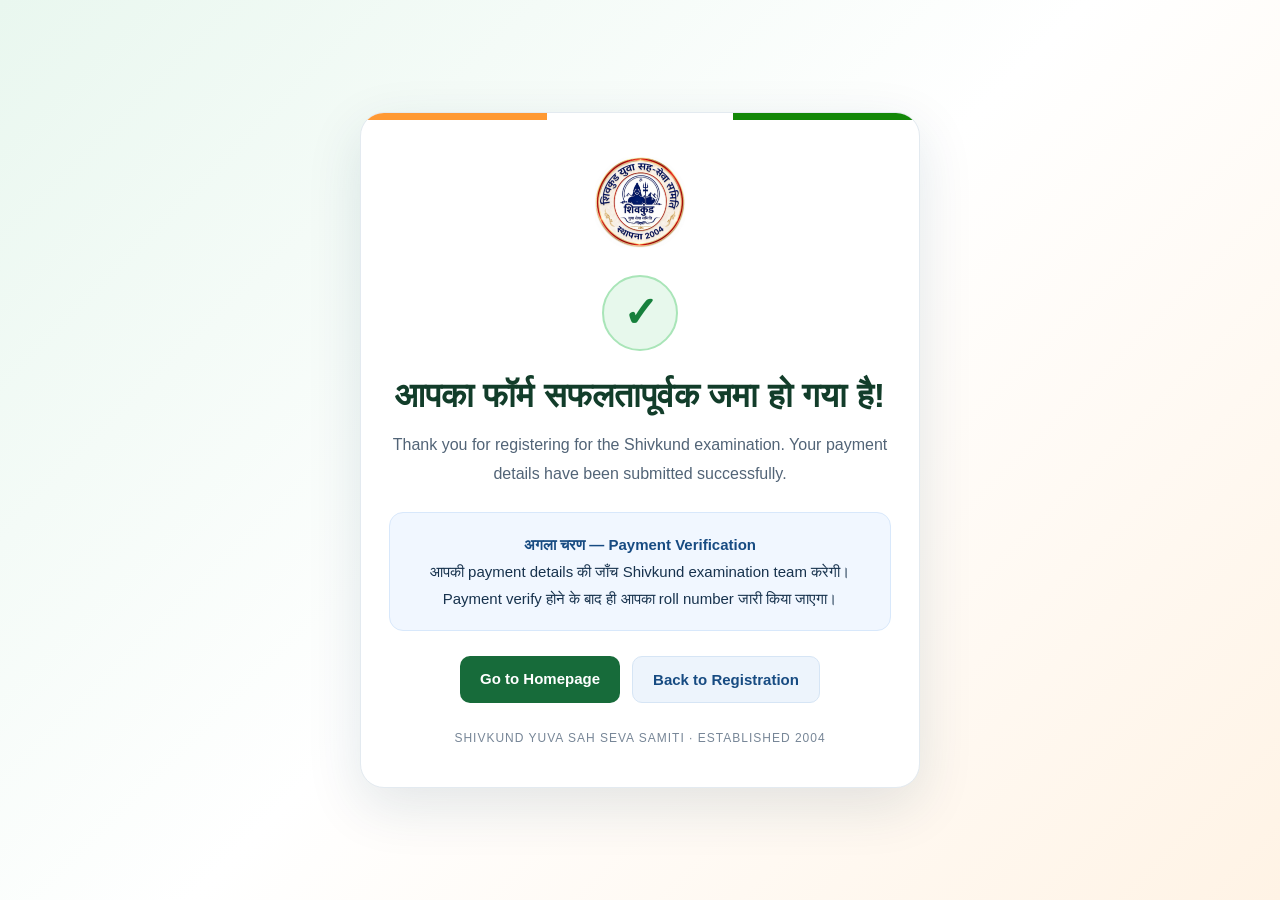
<file: success.html>
<!DOCTYPE html>
<html lang="en">
<head>
    <meta charset="UTF-8">
    <meta name="viewport" content="width=device-width, initial-scale=1.0">
    <title>Submission Successful | Shivkund</title>

    <style>
        * {
            box-sizing: border-box;
            margin: 0;
            padding: 0;
        }

        body {
            min-height: 100vh;
            display: flex;
            align-items: center;
            justify-content: center;
            padding: 24px;
            font-family: "Segoe UI", Arial, sans-serif;
            background: linear-gradient(135deg, #e9f7ef, #ffffff, #fff3e5);
            color: #17324d;
        }

        .success-card {
            width: 100%;
            max-width: 560px;
            padding: 42px 28px;
            text-align: center;
            background: #fff;
            border-radius: 24px;
            border: 1px solid #e3eaf0;
            box-shadow: 0 18px 55px rgba(20, 55, 80, 0.12);
            position: relative;
            overflow: hidden;
        }

        .tricolour {
            position: absolute;
            top: 0;
            left: 0;
            width: 100%;
            height: 7px;
            background: linear-gradient(
                to right,
                #ff9933 0 33.33%,
                #ffffff 33.33% 66.66%,
                #138808 66.66% 100%
            );
        }

        .logo {
            width: 96px;
            height: 96px;
            object-fit: contain;
            border-radius: 50%;
            margin: 0 auto 20px;
        }

        .check {
            width: 76px;
            height: 76px;
            margin: 0 auto 22px;
            display: grid;
            place-items: center;
            border-radius: 50%;
            background: #e7f8ec;
            color: #16803c;
            font-size: 42px;
            font-weight: bold;
            border: 2px solid #a9e5b8;
        }

        h1 {
            font-size: clamp(25px, 5vw, 34px);
            line-height: 1.3;
            margin-bottom: 14px;
            color: #123d2a;
        }

        .subtitle {
            color: #526477;
            font-size: 16px;
            line-height: 1.8;
            margin-bottom: 24px;
        }

        .notice {
            background: #f1f7ff;
            border: 1px solid #d8e8fb;
            padding: 18px;
            border-radius: 14px;
            line-height: 1.8;
            font-size: 15px;
            margin-bottom: 25px;
        }

        .notice strong {
            color: #174b82;
        }

        .buttons {
            display: flex;
            flex-wrap: wrap;
            gap: 12px;
            justify-content: center;
        }

        .btn {
            display: inline-block;
            text-decoration: none;
            padding: 14px 20px;
            border-radius: 10px;
            font-weight: 700;
            font-size: 15px;
            transition: transform 0.2s, box-shadow 0.2s;
        }

        .btn:hover {
            transform: translateY(-2px);
            box-shadow: 0 7px 18px rgba(0, 0, 0, 0.12);
        }

        .primary {
            color: white;
            background: #176b3a;
        }

        .secondary {
            color: #174b82;
            background: #edf4fc;
            border: 1px solid #d6e5f5;
        }

        .footer {
            margin-top: 28px;
            font-size: 12px;
            letter-spacing: 1px;
            color: #778697;
        }

        @media (max-width: 420px) {
            .success-card {
                padding: 38px 20px 28px;
            }

            .buttons {
                flex-direction: column;
            }

            .btn {
                width: 100%;
            }
        }
    </style>
</head>

<body>
    <main class="success-card">
        <div class="tricolour"></div>

        <img
            src="images/logo.jpg"
            alt="Shivkund Samiti Logo"
            class="logo"
            onerror="this.style.display='none'"
        >

        <div class="check" aria-hidden="true">✓</div>

        <h1>आपका फॉर्म सफलतापूर्वक जमा हो गया है!</h1>

        <p class="subtitle">
            Thank you for registering for the Shivkund examination.
            Your payment details have been submitted successfully.
        </p>

        <div class="notice">
            <strong>अगला चरण — Payment Verification</strong>
            <br>
            आपकी payment details की जाँच Shivkund examination team करेगी।
            Payment verify होने के बाद ही आपका roll number जारी किया जाएगा।
        </div>

        <div class="buttons">
            <a class="btn primary" href="index.html">
                Go to Homepage
            </a>

            <a class="btn secondary" href="registration.html">
                Back to Registration
            </a>
        </div>

        <p class="footer">
            SHIVKUND YUVA SAH SEVA SAMITI · ESTABLISHED 2004
        </p>
    </main>
</body>
</html>
</file>
<file: css/style.css>
/* =========================================
   SHIVKUND YUVA SAH SEVA SAMITI
   MAIN STYLESHEET
========================================= */

:root {
    --navy: #0b1f3a;
    --navy-light: #16345c;
    --gold: #c59b35;
    --gold-light: #e5c56b;
    --cream: #f8f5ee;
    --white: #ffffff;
    --text: #273449;
    --muted: #667085;
    --line: #e6e1d7;
    --soft: #f2f0eb;

    --shadow: 0 20px 50px rgba(11, 31, 58, 0.10);
    --shadow-hover: 0 28px 65px rgba(11, 31, 58, 0.17);

    --radius: 22px;
    --container: 1180px;
}


/* =========================================
   RESET
========================================= */

* {
    margin: 0;
    padding: 0;
    box-sizing: border-box;
}

html {
    scroll-behavior: smooth;
}

body {
    font-family: "DM Sans", sans-serif;
    color: var(--text);
    background: var(--white);
    line-height: 1.7;
    overflow-x: hidden;
}

img,
video {
    max-width: 100%;
}

a {
    color: inherit;
    text-decoration: none;
}

button {
    font: inherit;
}

.container {
    width: min(92%, var(--container));
    margin: 0 auto;
}

.section {
    padding: 105px 0;
}


/* =========================================
   HEADER
========================================= */

.site-header {
    position: sticky;
    top: 0;
    z-index: 1000;
    background: rgba(255, 255, 255, 0.96);
    backdrop-filter: blur(15px);
    border-bottom: 1px solid rgba(11, 31, 58, 0.08);
}

.nav-wrapper {
    min-height: 92px;
    display: flex;
    align-items: center;
    justify-content: space-between;
    gap: 30px;
}

.brand {
    display: flex;
    align-items: center;
    gap: 13px;
}

.brand-logo {
    width: 62px;
    height: 62px;
    border-radius: 50%;
    overflow: hidden;
    border: 2px solid var(--gold);
    background: var(--cream);
    display: grid;
    place-items: center;
    flex-shrink: 0;
}

.brand-logo img {
    width: 100%;
    height: 100%;
    object-fit: cover;
}

.logo-fallback::after {
    content: "SK";
    font-weight: 800;
    color: var(--navy);
    font-size: 15px;
}

.brand-name {
    display: flex;
    flex-direction: column;
    line-height: 1.1;
}

.brand-name strong {
    font-family: "Playfair Display", sans-serif;
    font-size: 21px;
    letter-spacing: 1.4px;
    line-height: 1.05;
    font-weight: 700;
}

.brand-name span {
    font-family: "Playfair Display", sans-serif;
    font-size: 10px;
    letter-spacing: 1.8px;
    line-height: 1.2;
    font-weight: 1000;
}

.main-nav {
    display: flex;
    align-items: center;
    gap: 27px;
}

.main-nav a {
    position: relative;
    font-size: 13px;
    font-weight: 600;
    color: var(--navy);
    transition: color 0.3s ease;
}

.main-nav a::after {
    content: "";
    position: absolute;
    left: 0;
    bottom: -7px;
    width: 0;
    height: 2px;
    background: var(--gold);
    transition: width 0.3s ease;
}

.main-nav a:hover {
    color: var(--gold);
}

.main-nav a:hover::after {
    width: 100%;
}

.established-bar {
    background: var(--navy);
    color: var(--white);
    min-height: 38px;
    display: flex;
    align-items: center;
    justify-content: center;
    text-align: center;
    font-size: 10px;
    font-weight: 600;
    letter-spacing: 2px;
}


.established-inner {
    min-height: 34px;
    display: flex;
    align-items: center;
    justify-content: center;
    gap: 10px;
    font-size: 10px;
    letter-spacing: 1.5px;
    font-weight: 700;
}

.bar-dot {
    color: var(--gold-light);
}

.menu-toggle {
    display: none;
    width: 43px;
    height: 43px;
    border: 1px solid var(--line);
    border-radius: 10px;
    background: white;
    cursor: pointer;
    padding: 9px;
}

.menu-toggle span {
    display: block;
    width: 100%;
    height: 2px;
    margin: 5px 0;
    background: var(--navy);
}


/* =========================================
   HERO
========================================= */

.hero {
    position: relative;
    min-height: 680px;
    display: flex;
    align-items: center;
    overflow: hidden;
    background:
        radial-gradient(circle at 80% 20%, rgba(197, 155, 53, 0.16), transparent 28%),
        linear-gradient(135deg, #f8f5ee 0%, #ffffff 65%);
}

.hero-grid {
    position: relative;
    z-index: 2;
    display: grid;
    grid-template-columns: 1.1fr 0.9fr;
    align-items: center;
    gap: 80px;
}

.hero-label,
.section-label {
    display: inline-block;
    color: var(--gold);
    font-size: 11px;
    font-weight: 800;
    letter-spacing: 2px;
}

.hero-label {
    margin-bottom: 20px;
}

.hero h1 {
    max-width: 720px;
    color: var(--navy);
    font-family: "Playfair Display", serif;
    font-size: clamp(48px, 6vw, 78px);
    line-height: 1.04;
    letter-spacing: -2px;
}

.hero h1 span {
    color: var(--gold);
}

.hero-content > p {
    max-width: 620px;
    margin-top: 25px;
    color: var(--muted);
    font-size: 17px;
}

.hero-buttons {
    margin-top: 35px;
    display: flex;
    flex-wrap: wrap;
    gap: 14px;
}

.btn {
    display: inline-flex;
    align-items: center;
    justify-content: center;
    min-height: 50px;
    padding: 0 23px;
    border-radius: 9px;
    font-size: 13px;
    font-weight: 700;
    transition: all 0.3s ease;
}

.btn-primary {
    color: white;
    background: var(--navy);
    box-shadow: 0 12px 25px rgba(11, 31, 58, 0.16);
}

.btn-primary:hover {
    transform: translateY(-3px);
    background: var(--navy-light);
    box-shadow: 0 18px 32px rgba(11, 31, 58, 0.22);
}

.btn-outline {
    color: var(--navy);
    border: 1px solid var(--navy);
}

.btn-outline:hover {
    color: white;
    background: var(--navy);
    transform: translateY(-3px);
}


/* HERO CARD */

.hero-card {
    position: relative;
    background: var(--navy);
    color: white;
    border-radius: 28px;
    overflow: hidden;
    box-shadow: 0 30px 70px rgba(11, 31, 58, 0.22);
    transition: transform 0.5s ease, box-shadow 0.5s ease;
}

.hero-card:hover {
    transform: translateY(-8px);
    box-shadow: 0 40px 80px rgba(11, 31, 58, 0.27);
}

.hero-card-top {
    display: flex;
    justify-content: space-between;
    padding: 25px 28px;
    border-bottom: 1px solid rgba(255,255,255,0.12);
    font-size: 10px;
    letter-spacing: 1.4px;
    font-weight: 700;
}

.hero-card-main {
    display: grid;
    grid-template-columns: 110px 1fr;
    gap: 20px;
    padding: 45px 28px;
}

.hero-number {
    font-family: "Playfair Display", serif;
    font-size: 86px;
    line-height: 0.8;
    color: var(--gold-light);
}

.hero-card-main h3 {
    font-family: "Playfair Display", serif;
    font-size: 27px;
    line-height: 1.2;
}

.hero-card-main p {
    margin-top: 14px;
    color: rgba(255,255,255,0.68);
    font-size: 13px;
}

.hero-card-bottom {
    display: grid;
    grid-template-columns: repeat(3, 1fr);
    border-top: 1px solid rgba(255,255,255,0.12);
}

.hero-card-bottom div {
    padding: 20px 12px;
    text-align: center;
    border-right: 1px solid rgba(255,255,255,0.12);
}

.hero-card-bottom div:last-child {
    border-right: none;
}

.hero-card-bottom strong {
    display: block;
    color: var(--gold-light);
    font-family: "Playfair Display", serif;
    font-size: 27px;
}

.hero-card-bottom span {
    display: block;
    margin-top: 3px;
    color: rgba(255,255,255,0.65);
    font-size: 8px;
    font-weight: 700;
    letter-spacing: 1px;
}

.hero-decoration {
    position: absolute;
    border: 1px solid rgba(197, 155, 53, 0.18);
    border-radius: 50%;
    animation: floatShape 7s ease-in-out infinite;
}

.hero-decoration-one {
    width: 320px;
    height: 320px;
    right: -100px;
    top: 100px;
}

.hero-decoration-two {
    width: 180px;
    height: 180px;
    left: -70px;
    bottom: -60px;
    animation-delay: -3s;
}

@keyframes floatShape {
    0%, 100% {
        transform: translateY(0);
    }
    50% {
        transform: translateY(-18px);
    }
}


/* =========================================
   SECTION HEADINGS
========================================= */

.section-heading {
    max-width: 720px;
    margin-bottom: 55px;
}

.section-heading.centered {
    margin-left: auto;
    margin-right: auto;
    text-align: center;
}

.section-heading h2 {
    margin-top: 10px;
    color: var(--navy);
    font-family: "Playfair Display", serif;
    font-size: clamp(35px, 4vw, 50px);
    line-height: 1.15;
}

.section-heading p {
    margin-top: 15px;
    color: var(--muted);
}


/* =========================================
   PILLARS
========================================= */

.pillars {
    background: var(--white);
}

.pillar-grid {
    display: grid;
    grid-template-columns: repeat(3, 1fr);
    gap: 24px;
}

.pillar-card {
    position: relative;
    padding: 38px 32px;
    min-height: 310px;
    border: 1px solid var(--line);
    border-radius: var(--radius);
    background: white;
    box-shadow: var(--shadow);
    overflow: hidden;
    transition: transform 0.45s ease, box-shadow 0.45s ease;
}

.pillar-card:hover {
    transform: translateY(-9px);
    box-shadow: var(--shadow-hover);
}

.pillar-number {
    position: absolute;
    right: 24px;
    top: 18px;
    color: rgba(11,31,58,0.08);
    font-family: "Playfair Display", serif;
    font-size: 70px;
    font-weight: 800;
}

.pillar-icon {
    font-size: 35px;
}

.pillar-card h3 {
    margin-top: 18px;
    color: var(--navy);
    font-family: "Playfair Display", serif;
    font-size: 28px;
}

.pillar-card p {
    margin-top: 10px;
    color: var(--muted);
    font-size: 14px;
}

.pillar-date {
    display: inline-block;
    margin-top: 22px;
    color: var(--gold);
    font-size: 10px;
    font-weight: 800;
    letter-spacing: 1.5px;
}


/* =========================================
   ABOUT
========================================= */

.about {
    background: var(--cream);
}

.about-grid {
    display: grid;
    grid-template-columns: 1fr 0.9fr;
    gap: 80px;
    align-items: center;
}

.about-content h2 {
    max-width: 620px;
    margin-top: 12px;
    color: var(--navy);
    font-family: "Playfair Display", serif;
    font-size: clamp(36px, 4vw, 52px);
    line-height: 1.15;
}

.about-content > p {
    max-width: 650px;
    margin-top: 20px;
    color: var(--muted);
}

.about-points {
    margin-top: 28px;
    display: grid;
    grid-template-columns: repeat(2, 1fr);
    gap: 14px 25px;
}

.about-points div {
    display: flex;
    align-items: flex-start;
    gap: 10px;
}

.about-points span {
    display: grid;
    place-items: center;
    width: 22px;
    height: 22px;
    flex-shrink: 0;
    border-radius: 50%;
    color: white;
    background: var(--gold);
    font-size: 12px;
    font-weight: 800;
}

.about-points p {
    color: var(--navy);
    font-size: 13px;
    font-weight: 600;
}

.about-panel {
    min-height: 490px;
    padding: 12px;
    border-radius: 28px;
    background: var(--navy);
    box-shadow: var(--shadow-hover);
    transition: transform 0.5s ease;
}

.about-panel:hover {
    transform: translateY(-7px) rotate(0.3deg);
}

.about-panel-inner {
    height: 100%;
    min-height: 466px;
    padding: 55px 45px;
    display: flex;
    flex-direction: column;
    justify-content: center;
    border: 1px solid rgba(255,255,255,0.15);
    border-radius: 20px;
}

.panel-small {
    color: var(--gold-light);
    font-size: 10px;
    font-weight: 800;
    letter-spacing: 2px;
}

.quote-mark {
    margin-top: 20px;
    color: var(--gold-light);
    font-family: "Playfair Display", serif;
    font-size: 85px;
    line-height: 0.6;
}

.about-panel h3 {
    margin-top: 20px;
    color: white;
    font-family: "Playfair Display", serif;
    font-size: 29px;
    line-height: 1.35;
}

.panel-line {
    width: 60px;
    height: 2px;
    margin: 28px 0 18px;
    background: var(--gold);
}

.about-panel p {
    color: rgba(255,255,255,0.65);
    font-size: 12px;
    font-weight: 600;
}


/* =========================================
   PROGRAMME INTRO
========================================= */

.programme-intro {
    padding-bottom: 40px;
    background: white;
}


/* =========================================
   EVENT SECTIONS
========================================= */

.event-section {
    background: white;
}

.section-soft {
    background: var(--soft);
}

.event-feature {
    display: grid;
    grid-template-columns: minmax(0, 0.95fr) minmax(0, 1.05fr);
    gap: 75px;
    align-items: center;
}

.media-left .feature-visual {
    order: 1;
}

.media-left .event-copy {
    order: 2;
}

.media-right .event-copy {
    order: 1;
}

.media-right .feature-visual {
    order: 2;
}


/* =========================================
   MEDIA CARD
   MATCHES THE ABOUT PANEL'S VISUAL FEEL
========================================= */

.feature-visual {
    width: 100%;
}

.media-frame {
    position: relative;
    width: min(100%, 430px);
    margin: 0 auto;
    padding: 11px;
    border-radius: 28px;
    background: var(--navy);
    box-shadow: var(--shadow-hover);
    overflow: hidden;
    transition: transform 0.5s ease, box-shadow 0.5s ease;
}

.media-frame:hover {
    transform: translateY(-8px);
    box-shadow: 0 35px 70px rgba(11,31,58,0.23);
}

.feature-video {
    display: block;
    width: 100%;
    aspect-ratio: 3 / 4;
    height: auto;
    max-height: 580px;
    object-fit: cover;
    background: #101828;
    border-radius: 19px;
}

.media-badge {
    position: absolute;
    left: 27px;
    bottom: 27px;
    padding: 9px 13px;
    border-radius: 7px;
    color: var(--navy);
    background: var(--gold-light);
    font-size: 9px;
    font-weight: 900;
    letter-spacing: 1.2px;
}


/* =========================================
   EVENT TEXT
========================================= */

.event-copy {
    max-width: 610px;
}

.event-number {
    display: block;
    color: var(--gold);
    font-size: 10px;
    font-weight: 800;
    letter-spacing: 2px;
}

.event-date {
    display: inline-block;
    margin-top: 9px;
    color: var(--navy);
    font-size: 11px;
    font-weight: 800;
}

.event-copy h2 {
    margin-top: 9px;
    color: var(--navy);
    font-family: "Playfair Display", serif;
    font-size: clamp(38px, 4vw, 54px);
    line-height: 1.12;
}

.event-copy > p {
    margin-top: 17px;
    color: var(--muted);
}

.event-highlight {
    margin-top: 25px;
    padding: 18px 20px;
    border-left: 3px solid var(--gold);
    border-radius: 0 10px 10px 0;
    background: var(--cream);
}

.event-highlight strong {
    display: block;
    color: var(--navy);
    font-size: 10px;
    letter-spacing: 1.2px;
}

.event-highlight span {
    display: block;
    margin-top: 4px;
    color: var(--muted);
    font-size: 12px;
}


/* =========================================
   CULTURE
========================================= */

.culture-section {
    background: var(--cream);
}

.culture-message {
    margin-top: 22px !important;
    padding: 22px;
    border-radius: 15px;
    color: var(--navy) !important;
    background: white;
    border: 1px solid var(--line);
    box-shadow: 0 10px 30px rgba(11,31,58,0.06);
}

.culture-message strong {
    color: var(--gold);
    font-size: 17px;
    font-family: "Playfair Display", serif;
}


/* =========================================
   CULTURE PHOTOS
========================================= */
/* =========================
   LARGE CULTURE PHOTO GALLERY
========================= */

.culture-gallery {
    width: 96%;
    margin: 45px auto 0;
    display: grid;
    grid-template-columns: repeat(2, minmax(0, 1fr));
    gap: 22px;
}

.event-photo {
    width: 100%;
    margin: 0;
    overflow: hidden;
    border-radius: 26px;
    background: #fff;
    border: 1px solid var(--line);
    box-shadow: 0 18px 42px rgba(11, 31, 58, 0.14);
}

.event-photo img {
    display: block;
    width: 100%;
    height: 360px;
    object-fit: contain;
    background: #f1eee7;
}


/* MOBILE */

@media (max-width: 768px) {

    .culture-gallery {
        width: 100%;
        grid-template-columns: 1fr;
        gap: 20px;
    }

    .event-photo img {
        width: 100%;
        height: auto;
        max-height: 450px;
        object-fit: contain;
    }

}

/* =========================================
   ACHIEVEMENTS
========================================= */

.achievements {
    background: var(--white);
}

.achievement-grid {
    display: grid;
    grid-template-columns: repeat(4, 1fr);
    gap: 20px;
}

.achievement-card {
    padding: 35px 24px;
    border: 1px solid var(--line);
    border-radius: 18px;
    background: white;
    box-shadow: var(--shadow);
    transition: transform 0.4s ease, box-shadow 0.4s ease;
}

.achievement-card:hover {
    transform: translateY(-7px);
    box-shadow: var(--shadow-hover);
}

.achievement-card strong {
    display: block;
    color: var(--gold);
    font-family: "Playfair Display", serif;
    font-size: 48px;
    line-height: 1;
}

.achievement-card span {
    display: block;
    margin-top: 13px;
    color: var(--navy);
    font-size: 10px;
    font-weight: 800;
    letter-spacing: 1px;
}

.achievement-card p {
    margin-top: 9px;
    color: var(--muted);
    font-size: 12px;
}


/* =========================================
   LEADERSHIP
========================================= */

.leadership {
    background: var(--cream);
}

.leadership-grid {
    display: grid;
    grid-template-columns: repeat(3, 1fr);
    gap: 22px;
}

.leader-card {
    padding: 38px 30px;
    min-height: 250px;
    border-radius: 20px;
    background: white;
    border: 1px solid var(--line);
    box-shadow: var(--shadow);
    transition: transform 0.45s ease, box-shadow 0.45s ease;
}

.leader-card:hover {
    transform: translateY(-8px);
    box-shadow: var(--shadow-hover);
}

.leader-role {
    color: var(--gold);
    font-size: 10px;
    font-weight: 800;
    letter-spacing: 1.6px;
}

.leader-card h3 {
    margin-top: 15px;
    color: var(--navy);
    font-family: "Playfair Display", serif;
    font-size: 27px;
    line-height: 1.2;
}

.leader-line {
    width: 45px;
    height: 2px;
    margin: 20px 0;
    background: var(--gold);
}

.leader-card p {
    color: var(--muted);
    font-size: 12px;
}


/* =========================================
   HOST
========================================= */

.host {
    background: var(--navy);
}

.host-box {
    position: relative;
    min-height: 360px;
    padding: 65px 70px;
    display: flex;
    align-items: center;
    justify-content: space-between;
    gap: 50px;
    border: 1px solid rgba(255,255,255,0.12);
    border-radius: 28px;
    background:
        radial-gradient(circle at 90% 20%, rgba(197,155,53,0.18), transparent 30%),
        #0b1f3a;
    box-shadow: 0 30px 70px rgba(11,31,58,0.22);
    overflow: hidden;
}

.host-content {
    max-width: 720px;
}

.host-content h2 {
    margin-top: 10px;
    color: white;
    font-family: "Playfair Display", serif;
    font-size: clamp(42px, 5vw, 60px);
}

.host-content p {
    margin-top: 13px;
    color: rgba(255,255,255,0.68);
    font-size: 14px;
}

.text-link {
    display: inline-block;
    margin-top: 22px;
    color: var(--gold-light);
    font-size: 12px;
    font-weight: 800;
}

.text-link:hover {
    color: white;
}

.host-mark {
    width: 170px;
    height: 170px;
    flex-shrink: 0;
    display: grid;
    place-items: center;
    align-content: center;
    border: 1px solid rgba(229,197,107,0.45);
    border-radius: 50%;
    background: rgba(255,255,255,0.03);
}

.host-mark span {
    color: var(--gold-light);
    font-family: "Playfair Display", serif;
    font-size: 55px;
    font-weight: 800;
    line-height: 1;
}

.host-mark small {
    margin-top: 5px;
    color: rgba(255,255,255,0.55);
    font-size: 9px;
    font-weight: 800;
    letter-spacing: 2px;
}


/* =========================================
   CONTACT
========================================= */

.contact {
    background: var(--white);
}

.contact-grid {
    display: grid;
    grid-template-columns: 1fr 0.8fr;
    gap: 80px;
    align-items: center;
}
.host-contact {
    margin-top: 20px;
    text-align: center;
}

.host-contact p {
    margin: 8px 0;
    font-size: 17px;
}

.host-contact a {
    color: inherit;
    text-decoration: none;
}

.host-contact a:hover {
    text-decoration: underline;
}
.contact-content h2 {
    margin-top: 10px;
    color: var(--navy);
    font-family: "Playfair Display", serif;
    font-size: clamp(36px, 4vw, 52px);
    line-height: 1.15;
}

.contact-content p {
    max-width: 600px;
    margin-top: 18px;
    color: var(--muted);
}

.contact-card {
    padding: 10px 30px;
    border-radius: 22px;
    background: var(--cream);
    border: 1px solid var(--line);
    box-shadow: var(--shadow);
}

.contact-item {
    padding: 24px 0;
    border-bottom: 1px solid var(--line);
}

.contact-item:last-child {
    border-bottom: none;
}

.contact-item span {
    display: block;
    color: var(--gold);
    font-size: 9px;
    font-weight: 800;
    letter-spacing: 1.5px;
}

.contact-item strong,
.contact-item a {
    display: block;
    margin-top: 6px;
    color: var(--navy);
    font-size: 13px;
    font-weight: 700;
}

.contact-item a {
    word-break: break-word;
}

.contact-item a:hover {
    color: var(--gold);
}


/* =========================================
   FOOTER
========================================= */

.site-footer {
    padding: 55px 0 25px;
    color: rgba(255,255,255,0.65);
    background: #07172c;
}

.footer-grid {
    display: grid;
    grid-template-columns: 1fr 1fr 1fr;
    gap: 40px;
    align-items: start;
}

.footer-brand {
    color: white;
    font-size: 19px;
    font-weight: 800;
    letter-spacing: 2px;
}

.footer-grid p {
    margin-top: 5px;
    font-size: 12px;
}

.footer-links {
    display: flex;
    flex-wrap: wrap;
    gap: 18px;
}

.footer-links a {
    font-size: 11px;
    font-weight: 600;
}

.footer-links a:hover {
    color: var(--gold-light);
}

.footer-contact {
    display: flex;
    flex-direction: column;
    gap: 7px;
    text-align: right;
}

.footer-contact span {
    color: var(--gold-light);
    font-size: 9px;
    font-weight: 800;
    letter-spacing: 1.3px;
}

.footer-contact a {
    font-size: 11px;
    word-break: break-word;
}

.footer-bottom {
    margin-top: 45px;
    padding-top: 20px;
    display: flex;
    justify-content: space-between;
    gap: 20px;
    border-top: 1px solid rgba(255,255,255,0.1);
}

.footer-bottom p {
    margin: 0;
    font-size: 10px;
}


/* =========================================
   SCROLL ANIMATION
========================================= */

.reveal {
    opacity: 0;
    transform: translateY(28px);
    transition:
        opacity 0.8s ease,
        transform 0.8s ease;
}

.reveal.visible {
    opacity: 1;
    transform: translateY(0);
}

.delay-1 {
    transition-delay: 0.12s;
}

.delay-2 {
    transition-delay: 0.22s;
}

.delay-3 {
    transition-delay: 0.32s;
}


/* =========================================
   RESPONSIVE
========================================= */

@media (max-width: 1000px) {

    .hero-grid,
    .about-grid,
    .contact-grid {
        grid-template-columns: 1fr;
        gap: 55px;
    }

    .hero {
        padding: 90px 0;
    }

    .hero-card {
        max-width: 650px;
        width: 100%;
        margin: 0 auto;
    }

    .event-feature {
        gap: 45px;
    }

    .achievement-grid {
        grid-template-columns: repeat(2, 1fr);
    }

    .footer-grid {
        grid-template-columns: 1fr 1fr;
    }

    .footer-contact {
        text-align: left;
    }
}


@media (max-width: 800px) {

    .main-nav {
        position: absolute;
        top: 82px;
        left: 0;
        width: 100%;
        padding: 22px 5%;
        display: none;
        flex-direction: column;
        align-items: flex-start;
        gap: 18px;
        background: white;
        border-bottom: 1px solid var(--line);
        box-shadow: 0 15px 30px rgba(11,31,58,0.1);
    }

    .main-nav.open {
        display: flex;
    }

    .menu-toggle {
        display: block;
    }

    .established-inner {
        text-align: center;
        padding: 6px 0;
        flex-wrap: wrap;
    }

    .pillar-grid,
    .leadership-grid {
        grid-template-columns: 1fr;
    }

    .event-feature {
        grid-template-columns: 1fr;
        gap: 45px;
    }

    .media-left .feature-visual,
    .media-left .event-copy,
    .media-right .feature-visual,
    .media-right .event-copy {
        order: initial;
    }

    .media-right .feature-visual {
        order: 2;
    }

    .media-right .event-copy {
        order: 1;
    }

    .media-frame {
        max-width: 410px;
    }

    .about-grid {
        gap: 45px;
    }

    .about-panel {
        min-height: 420px;
    }

    .about-panel-inner {
        min-height: 396px;
    }

    .host-box {
        padding: 50px 35px;
    }
}


@media (max-width: 600px) {

    .section {
        padding: 75px 0;
    }

    .brand-name strong {
        font-size: 14px;
    }

    .brand-name span {
        font-size: 7px;
    }

    .brand-logo {
        width: 47px;
        height: 47px;
    }

    .hero {
        min-height: auto;
        padding: 75px 0;
    }

    .hero h1 {
        font-size: 46px;
        letter-spacing: -1px;
    }

    .hero-content > p {
        font-size: 15px;
    }

    .hero-buttons {
        flex-direction: column;
        align-items: stretch;
    }

    .btn {
        width: 100%;
    }

    .hero-card-main {
        grid-template-columns: 75px 1fr;
        padding: 35px 22px;
    }

    .hero-number {
        font-size: 65px;
    }

    .hero-card-main h3 {
        font-size: 22px;
    }

    .hero-card-bottom strong {
        font-size: 22px;
    }

    .about-points {
        grid-template-columns: 1fr;
    }

    .about-panel-inner {
        padding: 40px 30px;
    }

    .about-panel h3 {
        font-size: 25px;
    }

    .event-copy h2 {
        font-size: 38px;
    }

    .feature-video {
        aspect-ratio: 3 / 4;
    }

    .culture-gallery {
        grid-template-columns: 1fr;
    }

    .event-photo img {
        height: auto;
        max-height: 280px;
        object-fit: contain;
    }

    .achievement-grid {
        grid-template-columns: 1fr;
    }

    .host-box {
        flex-direction: column;
        align-items: flex-start;
        padding: 45px 27px;
    }

    .host-mark {
        width: 125px;
        height: 125px;
        align-self: center;
    }

    .host-mark span {
        font-size: 42px;
    }

    .contact-card {
        padding: 10px 22px;
    }

    .footer-grid {
        grid-template-columns: 1fr;
    }

    .footer-bottom {
        flex-direction: column;
    }
}


/* =========================================
   REDUCED MOTION
========================================= */

@media (prefers-reduced-motion: reduce) {

    html {
        scroll-behavior: auto;
    }

    *,
    *::before,
    *::after {
        animation: none !important;
        transition: none !important;
    }

    .reveal {
        opacity: 1;
        transform: none;
    }
}
.event-photo figcaption {
    box-sizing: border-box;
    width: 100%;
    padding: 22px 28px 25px;
    margin: 0;
    overflow: visible;
}

.event-photo figcaption h3,
.event-photo figcaption p {
    margin-left: 0;
    padding-left: 0;
}
/* =========================================================
   DEDICATED EXAMINATION PAGE
========================================================= */

.exam-page-header {
    padding: 110px 20px 90px;
    text-align: center;
    background:
        linear-gradient(135deg,
        rgba(255, 153, 51, 0.95),
        rgba(255, 255, 255, 0.98) 48%,
        rgba(19, 136, 8, 0.95));
}

.exam-header-content {
    max-width: 1000px;
    margin: auto;
}

.exam-page-tag {
    font-weight: 800;
    letter-spacing: 3px;
    color: #071d49;
    margin-bottom: 15px;
}

.exam-page-header h1 {
    font-size: clamp(2.3rem, 5vw, 4.5rem);
    color: #071d49;
    margin: 0;
    font-weight: 900;
}

.exam-date {
    margin-top: 20px;
    font-size: 1.15rem;
    font-weight: 700;
    color: #222;
}


/* COMMON CONTAINER */

.exam-container {
    width: min(1150px, 90%);
    margin: auto;
}


/* INTRODUCTION */

.exam-introduction {
    padding: 90px 0;
    background: #ffffff;
}

.exam-introduction h2,
.exam-controller-content h2,
.previous-paper-section h2 {
    font-size: clamp(2rem, 4vw, 3.2rem);
    color: #071d49;
    margin: 10px 0 25px;
}

.exam-introduction p {
    max-width: 900px;
    font-size: 1.08rem;
    line-height: 1.9;
    color: #444;
}


/* SECTION LABEL */

.section-label {
    display: inline-block;
    font-size: 0.82rem;
    font-weight: 900;
    letter-spacing: 2px;
    color: #e87500;
}


/* EXAM CONTROLLER */

.exam-controller-section {
    padding: 100px 0;
    background: #f5f7fa;
}

.exam-controller-grid {
    display: grid;
    grid-template-columns: 0.85fr 1.15fr;
    gap: 70px;
    align-items: center;
}

.exam-controller-photo {
    overflow: hidden;
    border-radius: 24px;
    box-shadow: 0 18px 45px rgba(0, 0, 0, 0.16);
    border: 5px solid #ffffff;
}

.exam-controller-photo img {
    display: block;
    width: 100%;
    height: 560px;
    object-fit: cover;
}

.controller-role {
    font-size: 1.15rem;
    font-weight: 800;
    color: #e87500;
    margin-bottom: 25px;
}

.exam-controller-content p {
    font-size: 1.08rem;
    line-height: 1.85;
    color: #444;
}


/* STUDENT MESSAGE */

.student-message-section {
    padding: 100px 0;
    background: linear-gradient(
        135deg,
        #fff8ee,
        #ffffff
    );
}

.student-message {
    position: relative;
    max-width: 950px;
    margin: auto;
    padding: 60px 70px;
    border-radius: 28px;
    background: #ffffff;
    border-left: 7px solid #ff9933;
    box-shadow: 0 15px 40px rgba(0, 0, 0, 0.08);
}

.quote-mark {
    position: absolute;
    top: 20px;
    left: 30px;
    font-size: 5rem;
    line-height: 1;
    color: #ff9933;
    opacity: 0.7;
}

.student-message h2 {
    color: #071d49;
    margin-bottom: 30px;
}

.main-message {
    font-size: clamp(1.7rem, 4vw, 2.5rem);
    font-weight: 900;
    color: #071d49;
    margin-bottom: 25px;
}

.student-message p:not(.main-message) {
    font-size: 1.08rem;
    line-height: 1.9;
    color: #444;
}

.message-author {
    display: flex;
    flex-direction: column;
    margin-top: 35px;
    gap: 5px;
}

.message-author strong {
    font-size: 1.2rem;
    color: #071d49;
}

.message-author span {
    color: #e87500;
    font-weight: 700;
}


/* Previous Year Question Papers */

/* Previous Year Question Papers */

.question-papers {
    max-width: 1100px;
    margin: 60px auto;
    padding: 0 20px;
}

.papers-dropdown {
    width: 100%;
}

/* Big main button */

.papers-dropdown summary {
    list-style: none;
    cursor: pointer;

    padding: 25px 30px;

    border-radius: 20px;

    background: linear-gradient(
        90deg,
        #ff9933 0%,
        #ffffff 50%,
        #138808 100%
    );

    color: #14213d;

    font-size: 24px;
    font-weight: 800;

    text-align: center;

    box-shadow: 0 10px 30px rgba(0, 0, 0, 0.12);

    transition: 0.25s ease;
}

.papers-dropdown summary:hover {
    transform: translateY(-3px);
}

/* Remove default arrow */

.papers-dropdown summary::-webkit-details-marker {
    display: none;
}

/* Arrow */

.papers-dropdown summary::after {
    content: "⌄";
    margin-left: 15px;
    font-size: 25px;
}

/* Change arrow when opened */

.papers-dropdown[open] summary::after {
    content: "⌃";
}

/* Papers appearing underneath */

.papers-list {
    display: grid;
    gap: 20px;
    margin-top: 22px;
}

/* Individual year card */

.paper-year-card {
    background: #ffffff;

    border: 1px solid #e5e7eb;

    border-radius: 18px;

    padding: 28px;

    box-shadow: 0 7px 22px rgba(0, 0, 0, 0.08);

    display: flex;
    align-items: center;
    justify-content: space-between;

    gap: 25px;
}

/* Paper title */

.paper-info h3 {
    margin: 0 0 8px;

    font-size: 21px;

    color: #14213d;
}

.paper-info p {
    margin: 0;

    color: #6b7280;

    font-size: 15px;
}

/* Buttons */

.paper-buttons {
    display: flex;
    gap: 10px;
    flex-wrap: wrap;
}

.paper-button {
    display: inline-block;

    padding: 11px 18px;

    border-radius: 9px;

    background: #14213d;

    color: white;

    text-decoration: none;

    font-weight: 600;

    font-size: 14px;

    white-space: nowrap;
}

.download-button {
    background: #166534;
}

.paper-button:hover {
    opacity: 0.88;
}

/* Mobile */

@media (max-width: 700px) {

    .papers-dropdown summary {
        font-size: 19px;
        padding: 20px 15px;
    }

    .paper-year-card {
        flex-direction: column;
        align-items: stretch;
    }

    .paper-buttons {
        flex-direction: column;
    }

    .paper-button {
        text-align: center;
    }
}
/* BACK HOME */

.exam-back-section {
    padding: 50px 20px;
    text-align: center;
    background: #071d49;
}

.back-home-button {
    background: #ffffff;
    color: #071d49;
}


/* MOBILE */

@media (max-width: 800px) {

    .exam-page-header {
        padding: 80px 20px 65px;
    }

    .exam-controller-grid {
        grid-template-columns: 1fr;
        gap: 40px;
    }

    .exam-controller-photo img {
        height: auto;
        max-height: 600px;
    }

    .student-message {
        padding: 50px 25px;
    }

    .student-message .quote-mark {
        left: 15px;
    }

}
/* =========================================
   HOST PROFILE BUTTON
========================================= */

.host-profile-button {
    display: inline-flex;
    align-items: center;
    gap: 15px;
    margin-top: 20px;
    padding: 15px 20px;
    text-decoration: none;
    border-radius: 15px;
    background: #14213d;
    color: #ffffff;
    box-shadow: 0 8px 22px rgba(20, 33, 61, 0.18);
    transition: all 0.3s ease;
}

.host-profile-button:hover {
    transform: translateY(-3px);
    box-shadow: 0 13px 28px rgba(20, 33, 61, 0.25);
}

.host-button-icon {
    width: 42px;
    height: 42px;
    display: flex;
    align-items: center;
    justify-content: center;
    border-radius: 11px;
    background: rgba(255, 255, 255, 0.12);
    font-size: 21px;
}

.host-profile-button strong {
    display: block;
    font-size: 16px;
}

.host-profile-button small {
    display: block;
    margin-top: 3px;
    font-size: 12px;
    opacity: 0.72;
}

.host-button-arrow {
    font-size: 22px;
    margin-left: 8px;
}


/* Mobile */

@media (max-width: 600px) {

    .host-profile-button {
        width: 100%;
        box-sizing: border-box;
    }
}
/* =========================================
   WIDE TRICOLOUR EXAMINATION BUTTON
========================================= */

.exam-page-button {
    position: relative;
    display: flex;
    align-items: center;
    gap: 16px;

    /* Wider button */
    width: 100%;
    max-width: 520px;
    box-sizing: border-box;

    margin: 22px 0 25px auto;
    padding: 17px 24px;

    border-radius: 16px;
    border: 1px solid rgba(20, 33, 61, 0.15);

    /* Tricolour */
    background: linear-gradient(
        110deg,
        #ff9933,
        #ffffff,
        #138808,
        #ffffff,
        #ff9933
    );

    background-size: 300% 100%;

    color: #14213d;
    text-decoration: none;

    box-shadow: 0 9px 25px rgba(0, 0, 0, 0.13);

    overflow: hidden;

    animation: tricolourWave 5s ease-in-out infinite;

    transition: transform 0.3s ease,
                box-shadow 0.3s ease;
}


/* Moving / waving tricolour */
@keyframes tricolourWave {

    0% {
        background-position: 0% 50%;
    }

    50% {
        background-position: 100% 50%;
    }

    100% {
        background-position: 0% 50%;
    }
}


/* Shimmer passing across the button */

.exam-page-button::after {
    content: "";
    position: absolute;
    top: 0;
    left: -120%;

    width: 70%;
    height: 100%;

    background: linear-gradient(
        90deg,
        transparent,
        rgba(255, 255, 255, 0.55),
        transparent
    );

    transform: skewX(-20deg);

    animation: buttonShine 4s ease-in-out infinite;
}

@keyframes buttonShine {

    0% {
        left: -120%;
    }

    45% {
        left: 130%;
    }

    100% {
        left: 130%;
    }
}


/* Keep button content above animation */

.exam-page-button > * {
    position: relative;
    z-index: 2;
}


/* Icon */

.exam-icon {
    width: 46px;
    height: 46px;

    display: flex;
    align-items: center;
    justify-content: center;

    background: rgba(255, 255, 255, 0.85);
    border-radius: 12px;

    font-size: 23px;
    flex-shrink: 0;
}


/* Text */

.exam-button-text {
    flex: 1;
}

.exam-button-text strong {
    display: block;
    font-size: 17px;
    font-weight: 800;
}

.exam-button-text small {
    display: block;
    margin-top: 4px;
    font-size: 12px;
    opacity: 0.72;
}


/* Arrow */

.exam-arrow {
    font-size: 25px;
    font-weight: 800;
    flex-shrink: 0;
}


/* Hover */

.exam-page-button:hover {
    transform: translateY(-4px);

    box-shadow:
        0 14px 32px rgba(0, 0, 0, 0.18);
}


/* Mobile */

@media (max-width: 600px) {

    .exam-page-button {
        width: 100%;
        max-width: 100%;
        padding: 15px 16px;
    }

    .exam-button-text strong {
        font-size: 30px;
    }

    .exam-button-text small {
        font-size: 22px;
    }
}
/* =====================================================
   PRINCE ROY — HERO HOST SECTION
   ===================================================== */

.hero-host {
    position: relative;
    width: 320px;
    height: 390px;

    display: flex;
    flex-direction: column;
    align-items: center;
    justify-content: center;

    isolation: isolate;
}


/* =====================================================
   LARGE PHOTO
   ===================================================== */

.hero-photo {
    position: relative;
    z-index: 5;

    width: 247px;
    height: 247px;

    border-radius: 50%;
    padding: 7px;

    background: linear-gradient(
        135deg,
        #ff9933 0%,
        #ffffff 48%,
        #138808 100%
    );

    box-shadow:
        0 0 0 4px rgba(255, 255, 255, 0.9),
        0 0 35px rgba(255, 153, 51, 0.35),
        0 0 65px rgba(19, 136, 8, 0.22),
        0 25px 50px rgba(0, 0, 0, 0.22);

    animation:
        heroPhotoFloat 4s ease-in-out infinite,
        heroPhotoGlow 3s ease-in-out infinite;
}


.hero-photo img {
    width: 100%;
    height: 100%;

    display: block;

    border-radius: 50%;
    object-fit: cover;

    border: 4px solid #ffffff;

    animation: heroImageScale 5s ease-in-out infinite;
}


/* =====================================================
   HERO FLOAT
   ===================================================== */

@keyframes heroPhotoFloat {

    0% {
        transform: translateY(0) scale(1);
    }

    50% {
        transform: translateY(-12px) scale(1.035);
    }

    100% {
        transform: translateY(0) scale(1);
    }
}


/* =====================================================
   PHOTO GLOW PULSE
   ===================================================== */

@keyframes heroPhotoGlow {

    0%,
    100% {
        box-shadow:
            0 0 0 4px rgba(255,255,255,.9),
            0 0 30px rgba(255,153,51,.25),
            0 0 55px rgba(19,136,8,.18),
            0 25px 50px rgba(0,0,0,.20);
    }

    50% {
        box-shadow:
            0 0 0 5px rgba(255,255,255,.95),
            0 0 45px rgba(255,153,51,.45),
            0 0 80px rgba(19,136,8,.30),
            0 30px 55px rgba(0,0,0,.25);
    }
}


/* =====================================================
   VERY SUBTLE IMAGE BREATHING
   ===================================================== */

@keyframes heroImageScale {

    0%,
    100% {
        transform: scale(1);
    }

    50% {
        transform: scale(1.015);
    }
}


/* =====================================================
   ROTATING TRICOLOUR ORBIT
   ===================================================== */

.hero-photo-orbit {
    position: absolute;

    top: 50%;
    left: 50%;

    border-radius: 50%;

    pointer-events: none;

    z-index: 2;
}


.orbit-one {
    width: 285px;
    height: 285px;

    border: 4px solid transparent;

    border-top-color: #ff9933;
    border-right-color: #ffffff;
    border-bottom-color: #138808;

    animation: orbitRotate 7s linear infinite;
}


.orbit-two {
    width: 315px;
    height: 315px;

    border: 2px dashed rgba(20, 33, 61, 0.28);

    animation: orbitRotateReverse 11s linear infinite;
}


@keyframes orbitRotate {

    from {
        transform: translate(-50%, -50%) rotate(0deg);
    }

    to {
        transform: translate(-50%, -50%) rotate(360deg);
    }
}


@keyframes orbitRotateReverse {

    from {
        transform: translate(-50%, -50%) rotate(360deg);
    }

    to {
        transform: translate(-50%, -50%) rotate(0deg);
    }
}


/* =====================================================
   SOFT LIGHT BEHIND PHOTO
   ===================================================== */

.hero-photo-glow {
    position: absolute;

    top: 50%;
    left: 50%;

    width: 270px;
    height: 270px;

    transform: translate(-50%, -50%);

    border-radius: 50%;

    background:
        radial-gradient(
            circle,
            rgba(255,153,51,.22) 0%,
            rgba(255,255,255,.12) 42%,
            rgba(19,136,8,.18) 70%,
            transparent 72%
        );

    filter: blur(8px);

    z-index: 1;

    animation: heroGlowPulse 4s ease-in-out infinite;
}


@keyframes heroGlowPulse {

    0%,
    100% {
        transform: translate(-50%, -50%) scale(.9);
        opacity: .65;
    }

    50% {
        transform: translate(-50%, -50%) scale(1.15);
        opacity: 1;
    }
}


/* =====================================================
   FLOATING STAR / HERO SYMBOL
   ===================================================== */

.hero-crown {
    position: absolute;

    top: 27px;
    right: 15px;

    z-index: 10;

    width: 42px;
    height: 42px;

    display: flex;
    align-items: center;
    justify-content: center;

    border-radius: 50%;

    background: #ffffff;

    color: #ff9933;

    font-size: 25px;

    box-shadow:
        0 6px 18px rgba(0,0,0,.15);

    animation:
        heroStarFloat 3s ease-in-out infinite,
        heroStarSpin 6s linear infinite;
}


@keyframes heroStarFloat {

    0%,
    100% {
        transform: translateY(0);
    }

    50% {
        transform: translateY(-9px);
    }
}


@keyframes heroStarSpin {

    0% {
        rotate: 0deg;
    }

    100% {
        rotate: 360deg;
    }
}


/* =====================================================
   HOST LABEL
   ===================================================== */

.hero-host small {
    position: relative;

    z-index: 10;

    margin-top: 28px;

    padding: 7px 20px;

    border-radius: 30px;

    background: #14213d;

    color: #ffffff;

    font-size: 12px;

    font-weight: 800;

    letter-spacing: 4px;

    box-shadow:
        0 7px 18px rgba(20,33,61,.20);

    animation: labelFloat 4s ease-in-out infinite;
}


@keyframes labelFloat {

    0%,
    100% {
        transform: translateY(0);
    }

    50% {
        transform: translateY(-4px);
    }
}


/* =====================================================
   HOVER — HERO MOMENT
   ===================================================== */

.hero-host:hover .hero-photo {
    transform: scale(1.07);
}


.hero-host:hover .orbit-one {
    animation-duration: 2.5s;
}


.hero-host:hover .orbit-two {
    animation-duration: 4s;
}


/* =====================================================
   MOBILE
   ===================================================== */

@media (max-width: 700px) {

    .hero-host {
        width: 290px;
        height: 350px;
    }

    .hero-photo {
        width: 210px;
        height: 210px;
    }

    .orbit-one {
        width: 245px;
        height: 245px;
    }

    .orbit-two {
        width: 275px;
        height: 275px;
    }

    .hero-photo-glow {
        width: 235px;
        height: 235px;
    }

    .hero-crown {
        top: 30px;
        right: 0;
    }
}
/* =========================================
   LOCATION SECTION
========================================= */

.location {
    position: relative;
    overflow: hidden;
}

.location-box {
    display: grid;
    grid-template-columns: 0.85fr 1.15fr;
    gap: 28px;
    align-items: stretch;
    margin-top: 40px;
}


/* =========================================
   LOCATION INFORMATION
========================================= */

.location-info {
    position: relative;
    overflow: hidden;

    display: flex;
    align-items: flex-start;
    gap: 20px;

    padding: 38px 32px;

    background: #ffffff;

    border: 1px solid rgba(20, 33, 61, 0.10);
    border-radius: 24px;

    box-shadow: 0 12px 30px rgba(0, 0, 0, 0.08);
}


/* Tricolour top line */

.location-info::before {
    content: "";

    position: absolute;

    top: 0;
    left: 0;

    width: 100%;
    height: 5px;

    background: linear-gradient(
        90deg,
        #ff9933 0%,
        #ffffff 50%,
        #138808 100%
    );
}


/* Location icon */

.location-icon {
    width: 58px;
    height: 58px;

    flex-shrink: 0;

    display: flex;
    align-items: center;
    justify-content: center;

    border-radius: 16px;

    background: linear-gradient(
        135deg,
        #ff9933,
        #ffffff 50%,
        #138808
    );

    font-size: 27px;

    box-shadow: 0 7px 18px rgba(0, 0, 0, 0.10);

    animation: locationPulse 3s ease-in-out infinite;
}


@keyframes locationPulse {

    0%,
    100% {
        transform: scale(1);
    }

    50% {
        transform: scale(1.08);
    }
}


.location-info h3 {
    margin: 0 0 14px;

    color: #14213d;

    font-size: 21px;
}


.location-info p {
    margin: 0;

    color: #5f6675;

    line-height: 1.8;

    font-size: 15px;
}


/* =========================================
   GET DIRECTIONS BUTTON
========================================= */

.location-button {
    display: inline-flex;
    align-items: center;
    gap: 10px;

    margin-top: 24px;

    padding: 12px 18px;

    border-radius: 11px;

    background: #14213d;

    color: #ffffff;

    text-decoration: none;

    box-shadow: 0 7px 18px rgba(20, 33, 61, 0.18);

    transition: all 0.3s ease;
}


.location-button:hover {
    transform: translateY(-3px);

    box-shadow:
        0 11px 24px rgba(20, 33, 61, 0.25);
}


.location-button span:first-child {
    font-size: 17px;
}


.location-button strong {
    font-size: 14px;
}


.location-button span:last-child {
    font-size: 19px;
    margin-left: 3px;
}


/* =========================================
   MAP
========================================= */

.location-map {
    min-height: 330px;

    overflow: hidden;

    border-radius: 24px;

    border: 1px solid rgba(20, 33, 61, 0.10);

    box-shadow:
        0 12px 30px rgba(0, 0, 0, 0.10);
}


.location-map iframe {
    width: 100%;
    height: 100%;

    min-height: 330px;

    border: 0;

    display: block;
}


/* =========================================
   MOBILE
========================================= */

@media (max-width: 800px) {

    .location-box {
        grid-template-columns: 1fr;
    }

    .location-info {
        padding: 30px 24px;
    }

    .location-map,
    .location-map iframe {
        min-height: 300px;
    }
}


@media (max-width: 500px) {

    .location-info {
        flex-direction: column;
    }

    .location-icon {
        width: 52px;
        height: 52px;
    }

    .location-info h3 {
        font-size: 19px;
    }

    .location-button {
        width: 100%;
        box-sizing: border-box;
        justify-content: center;
    }
}
/* =====================================================
   LANGUAGE SWITCHER
   ===================================================== */

.language-switcher {
    display: inline-flex;
    align-items: center;
    gap: 8px;
    margin-left: 8px;
    padding: 9px 14px;
    border: 1px solid rgba(20, 33, 61, 0.15);
    border-radius: 30px;
    background: #ffffff;
    color: #14213d;
    font-family: inherit;
    font-size: 13px;
    font-weight: 700;
    cursor: pointer;
    box-shadow: 0 5px 15px rgba(0, 0, 0, 0.08);
    transition: all 0.3s ease;
}

.language-switcher:hover {
    transform: translateY(-2px);
    box-shadow: 0 8px 20px rgba(0, 0, 0, 0.13);
}

.language-icon {
    width: 24px;
    height: 24px;
    display: flex;
    align-items: center;
    justify-content: center;
    border-radius: 50%;
    background: linear-gradient(
        135deg,
        #ff9933,
        #ffffff 50%,
        #138808
    );
    color: #14213d;
    font-size: 14px;
    font-weight: 800;
}

@media (max-width: 800px) {

    .language-switcher {
        width: 100%;
        justify-content: center;
        margin: 10px 0 0;
    }

}
/* =========================================================
   PREMIUM GALLERY
========================================================= */

.gallery-section {
    position: relative;
    padding: 110px 6%;
    overflow: hidden;
}


.gallery-heading {
    max-width: 760px;
    margin: 0 auto 55px;
    text-align: center;
}


.gallery-heading .section-label {
    display: inline-block;
    margin-bottom: 14px;
    font-size: 13px;
    font-weight: 800;
    letter-spacing: 3px;
}


.gallery-heading h2 {
    margin: 0 0 18px;
    font-size: clamp(38px, 5vw, 64px);
    line-height: 1.05;
}


.gallery-heading p {
    max-width: 650px;
    margin: 0 auto;
    line-height: 1.8;
    opacity: 0.78;
}


/* FILTERS */

.gallery-filters {
    display: flex;
    justify-content: center;
    align-items: center;
    flex-wrap: wrap;
    gap: 12px;
    margin-bottom: 45px;
}


.gallery-filter {
    border: 1px solid rgba(0, 0, 0, 0.12);
    background: transparent;
    padding: 11px 22px;
    border-radius: 50px;
    font-size: 14px;
    font-weight: 700;
    cursor: pointer;
    transition: all 0.3s ease;
}


.gallery-filter:hover,
.gallery-filter.active {
    background: #111;
    color: #fff;
    transform: translateY(-2px);
}


/* GRID */

.gallery-grid {
    max-width: 1250px;
    margin: auto;
    display: grid;
    grid-template-columns: repeat(4, 1fr);
    gap: 18px;
}


.gallery-item {
    position: relative;
    height: 300px;
    overflow: hidden;
    border-radius: 20px;
    background: #eee;
    cursor: pointer;
}


.gallery-item:nth-child(1),
.gallery-item:nth-child(6) {
    grid-column: span 2;
}


.gallery-item img {
    width: 100%;
    height: 100%;
    object-fit: cover;
    display: block;
    transition: transform 0.7s ease;
}


.gallery-item:hover img {
    transform: scale(1.08);
}


/* OVERLAY */

.gallery-overlay {
    position: absolute;
    inset: 0;
    padding: 28px;
    display: flex;
    flex-direction: column;
    justify-content: flex-end;
    background:
        linear-gradient(
            to top,
            rgba(0, 0, 0, 0.82),
            rgba(0, 0, 0, 0.05) 65%
        );
    color: #fff;
    opacity: 0;
    transition: opacity 0.4s ease;
}


.gallery-item:hover .gallery-overlay {
    opacity: 1;
}


.gallery-overlay span {
    font-size: 11px;
    font-weight: 800;
    letter-spacing: 2px;
    margin-bottom: 8px;
}


.gallery-overlay h3 {
    margin: 0 0 15px;
    font-size: 22px;
}


.gallery-view {
    align-self: flex-start;
    border: 1px solid rgba(255,255,255,0.6);
    background: rgba(255,255,255,0.12);
    backdrop-filter: blur(8px);
    color: #fff;
    padding: 8px 16px;
    border-radius: 30px;
    font-size: 12px;
    font-weight: 700;
    cursor: pointer;
}


/* =========================================================
   LIGHTBOX
========================================================= */

.gallery-lightbox {
    position: fixed;
    inset: 0;
    z-index: 9999;
    display: none;
    align-items: center;
    justify-content: center;
    padding: 35px;
    background: rgba(0, 0, 0, 0.94);
}


.gallery-lightbox.active {
    display: flex;
}


.lightbox-content {
    width: min(1000px, 90vw);
    max-height: 90vh;
    text-align: center;
}


.lightbox-content img {
    max-width: 100%;
    max-height: 75vh;
    object-fit: contain;
    border-radius: 12px;
    box-shadow: 0 20px 70px rgba(0,0,0,0.5);
}


.lightbox-caption {
    margin-top: 18px;
    color: #fff;
}


.lightbox-caption span {
    font-size: 11px;
    letter-spacing: 3px;
    font-weight: 800;
    opacity: 0.65;
}


.lightbox-caption h3 {
    margin: 6px 0 0;
    font-size: 22px;
}


/* LIGHTBOX BUTTONS */

.lightbox-close,
.lightbox-prev,
.lightbox-next {
    position: absolute;
    border: 0;
    background: rgba(255,255,255,0.1);
    color: #fff;
    cursor: pointer;
    border-radius: 50%;
    backdrop-filter: blur(10px);
    transition: all 0.3s ease;
}


.lightbox-close:hover,
.lightbox-prev:hover,
.lightbox-next:hover {
    background: rgba(255,255,255,0.25);
}


.lightbox-close {
    top: 25px;
    right: 30px;
    width: 48px;
    height: 48px;
    font-size: 32px;
}


.lightbox-prev,
.lightbox-next {
    top: 50%;
    transform: translateY(-50%);
    width: 55px;
    height: 55px;
    font-size: 42px;
    line-height: 1;
}


.lightbox-prev {
    left: 25px;
}


.lightbox-next {
    right: 25px;
}


/* =========================================================
   MOBILE GALLERY
========================================================= */

@media (max-width: 900px) {

    .gallery-grid {
        grid-template-columns: repeat(2, 1fr);
    }

    .gallery-item {
        height: 270px;
    }

}


@media (max-width: 600px) {

    .gallery-section {
        padding: 80px 5%;
    }

    .gallery-heading {
        margin-bottom: 35px;
    }

    .gallery-filters {
        gap: 8px;
    }

    .gallery-filter {
        padding: 9px 15px;
        font-size: 12px;
    }

    .gallery-grid {
        grid-template-columns: 1fr;
        gap: 14px;
    }

    .gallery-item,
    .gallery-item:nth-child(1),
    .gallery-item:nth-child(6) {
        grid-column: span 1;
        height: 280px;
    }

    .gallery-overlay {
        opacity: 1;
    }

    .lightbox-prev {
        left: 10px;
    }

    .lightbox-next {
        right: 10px;
    }

    .gallery-lightbox {
        padding: 20px;
    }

}

/* =========================================================
   THE MOMENTS — PREMIUM GALLERY CTA
========================================================= */

.moments-section {
    position: relative;
    overflow: hidden;
    padding: 90px 20px;
    background:
        linear-gradient(
            135deg,
            #fffaf5 0%,
            #ffffff 45%,
            #f6fff9 100%
        );
}


/* Soft background glow */

.moments-glow {
    position: absolute;
    width: 320px;
    height: 320px;
    border-radius: 50%;
    filter: blur(70px);
    opacity: 0.16;
    pointer-events: none;
}

.moments-glow-one {
    top: -150px;
    left: -100px;
    background: #ff9933;
}

.moments-glow-two {
    right: -100px;
    bottom: -160px;
    background: #138808;
}


/* Main card */

.moments-card {
    position: relative;
    max-width: 1120px;
    margin: 0 auto;
    padding: 65px 70px;
    border-radius: 28px;
    background: rgba(255, 255, 255, 0.94);
    border: 1px solid rgba(20, 40, 30, 0.08);
    box-shadow:
        0 25px 70px rgba(25, 45, 35, 0.10),
        0 5px 18px rgba(25, 45, 35, 0.06);
    display: flex;
    align-items: center;
    justify-content: space-between;
    gap: 55px;
    overflow: hidden;
}


/* Tricolour top line */

.moments-tricolour {
    position: absolute;
    top: 0;
    left: 0;
    width: 100%;
    height: 5px;
    display: flex;
}

.moments-tricolour span {
    flex: 1;
}

.moments-tricolour span:nth-child(1) {
    background: #ff9933;
}

.moments-tricolour span:nth-child(2) {
    background: #ffffff;
}

.moments-tricolour span:nth-child(3) {
    background: #138808;
}


/* Content */

.moments-content {
    max-width: 720px;
}

.moments-content .section-label {
    display: inline-block;
    margin-bottom: 15px;
    font-weight: 800;
    letter-spacing: 2px;
}


.moments-content h2 {
    margin: 0 0 18px;
    font-family: "Playfair Display", serif;
    font-size: clamp(2.4rem, 5vw, 4.2rem);
    line-height: 1.08;
    color: #17231c;
}


.moments-content h2 span {
    position: relative;
    display: inline-block;
}


.moments-content h2 span::after {
    content: "";
    position: absolute;
    left: 0;
    right: 0;
    bottom: -5px;
    height: 4px;
    border-radius: 10px;
    background: linear-gradient(
        90deg,
        #ff9933,
        #ffffff,
        #138808
    );
}


.moments-content > p {
    max-width: 650px;
    margin: 0 0 25px;
    font-size: 1.05rem;
    line-height: 1.8;
    color: #59645e;
}


/* Category tags */

.moments-tags {
    display: flex;
    flex-wrap: wrap;
    gap: 10px;
    margin-bottom: 30px;
}

.moments-tags span {
    padding: 9px 15px;
    border-radius: 30px;
    background: #f4f7f5;
    border: 1px solid rgba(20, 40, 30, 0.08);
    color: #344139;
    font-size: 0.85rem;
    font-weight: 700;
    transition: 0.3s ease;
}

.moments-tags span:hover {
    transform: translateY(-3px);
    background: #ffffff;
    box-shadow: 0 8px 20px rgba(20, 40, 30, 0.08);
}


/* =========================================================
   IMPRESSIVE GALLERY BUTTON
========================================================= */



/* =========================================================
   ICON
========================================================= */

.moments-button-icon {
    position: relative;
    z-index: 2;

    width: 50px;
    height: 50px;

    display: flex;
    align-items: center;
    justify-content: center;

    flex-shrink: 0;

    border-radius: 13px;

    background:
        linear-gradient(
            135deg,
            #ff9933,
            #ffffff 50%,
            #138808
        );

    font-size: 1.35rem;

    box-shadow:
        0 4px 12px rgba(0,0,0,0.18);

    animation: momentsIconPulse 2s ease-in-out infinite;
}


@keyframes momentsIconPulse {

    0%,
    100% {
        transform: scale(1) rotate(0deg);
    }

    50% {
        transform: scale(1.08) rotate(3deg);
    }

}


/* =========================================================
   TEXT
========================================================= */

.moments-button-content {
    position: relative;
    z-index: 2;

    display: flex;
    flex-direction: column;

    margin-left: 14px;

    text-align: left;

    color: #111;
}


.moments-button-content strong {
    font-size: 1rem;
    font-weight: 900;

    letter-spacing: 0.01em;
}


.moments-button-content small {
    margin-top: 3px;

    font-size: 0.68rem;

    color: rgba(0,0,0,0.62);

    font-weight: 600;
}


/* =========================================================
   ARROW
========================================================= */

.moments-button-arrow {
    position: relative;
    z-index: 2;

    margin-left: auto;

    width: 42px;
    height: 42px;

    display: flex;
    align-items: center;
    justify-content: center;

    border-radius: 50%;

    background: rgba(0,0,0,0.12);

    color: #111;

    font-size: 1.35rem;
    font-weight: 800;

    animation: momentsArrowMove 1.5s ease-in-out infinite;

    transition:
        transform 0.3s ease,
        background 0.3s ease;
}


@keyframes momentsArrowMove {

    0%,
    100% {
        transform: translateX(0);
    }

    50% {
        transform: translateX(6px);
    }

}


/* =========================================================
   HOVER
========================================================= */

.moments-gallery-button:hover {

    transform:
        translateY(-8px)
        scale(1.025);

    box-shadow:
        0 22px 42px rgba(19, 136, 8, 0.25),
        0 10px 25px rgba(255, 106, 0, 0.18);

}


.moments-gallery-button:hover .moments-button-arrow {

    transform: translateX(8px) scale(1.1);

    background: rgba(0,0,0,0.18);

}


/* Keep button animation active on hover */
.moments-gallery-button:hover {
    animation:
        momentsButtonFlow 2.5s ease infinite,
        momentsButtonFloat 1.5s ease-in-out infinite;
}


/* =========================================================
   2004 JOURNEY MARK
========================================================= */

.moments-mark {
    position: relative;
    flex-shrink: 0;
    width: 175px;
    height: 175px;
    display: flex;
    flex-direction: column;
    align-items: center;
    justify-content: center;
    border-radius: 50%;
    background:
        linear-gradient(
            145deg,
            #fff8ef,
            #ffffff 50%,
            #eff9f0
        );
    border: 1px solid rgba(20, 40, 30, 0.08);
    box-shadow:
        inset 0 0 0 10px rgba(255, 255, 255, 0.65),
        0 15px 35px rgba(20, 40, 30, 0.08);
}


.moments-mark-circle {
    position: absolute;
    inset: 13px;
    border-radius: 50%;
    border: 1px dashed rgba(20, 40, 30, 0.16);
    display: grid;
    place-items: center;
}


.moments-mark-circle span {
    position: absolute;
    top: -10px;
    right: 20px;
    font-size: 1.1rem;
}


.moments-mark strong {
    font-family: "Playfair Display", serif;
    font-size: 2.5rem;
    color: #17231c;
}


.moments-mark small {
    margin-top: 3px;
    font-size: 0.65rem;
    font-weight: 800;
    letter-spacing: 2px;
    color: #68736c;
}


/* =========================================================
   MOBILE
========================================================= */

@media (max-width: 768px) {

    .moments-section {
        padding: 65px 16px;
    }

    .moments-card {
        padding: 45px 25px;
        flex-direction: column;
        align-items: flex-start;
        gap: 35px;
        border-radius: 22px;
    }

    .moments-content h2 {
        font-size: 2.5rem;
    }

    .moments-content > p {
        font-size: 0.95rem;
        line-height: 1.7;
    }

    .moments-gallery-button {
    width: 100%;
    min-width: 0;
    animation:
        momentsButtonFlow 4s ease infinite,
        momentsButtonFloat 3s ease-in-out infinite;

    }

    .moments-mark {
        width: 125px;
        height: 125px;
        align-self: center;
    }

    .moments-mark strong {
        font-size: 1.9rem;
    }

    .moments-mark small {
        font-size: 0.55rem;
    }
}


@media (max-width: 480px) {

    .moments-content h2 {
        font-size: 2.15rem;
    }

    .moments-tags {
        gap: 7px;
    }

    .moments-tags span {
        padding: 8px 11px;
        font-size: 0.75rem;
    }

    .moments-gallery-button {
        gap: 11px;
        padding: 13px;
    }

    .moments-button-icon {
        width: 42px;
        height: 42px;
    }

    .moments-button-content strong {
        font-size: 0.9rem;
    }

    .moments-button-content small {
        font-size: 0.63rem;
    }
}
/* =========================================================
   THE MOMENTS — PREMIUM GALLERY CTA
========================================================= */

.moments-gallery-action {
    position: relative;
    margin: 55px auto 10px;
    max-width: 1100px;
    padding: 46px 55px;
    overflow: hidden;

    background:
        linear-gradient(
            135deg,
            rgba(255, 255, 255, 0.98),
            rgba(255, 250, 244, 0.98)
        );

    border: 1px solid rgba(20, 20, 20, 0.08);
    border-radius: 28px;

    box-shadow:
        0 20px 55px rgba(0, 0, 0, 0.08),
        0 4px 15px rgba(0, 0, 0, 0.04);

    display: flex;
    align-items: center;
    justify-content: space-between;
    gap: 45px;

    isolation: isolate;
}


/* Tricolour flowing top border */

.moments-gallery-action::before {
    content: "";
    position: absolute;
    top: 0;
    left: -10%;
    width: 120%;
    height: 5px;

    background: linear-gradient(
        90deg,
        #ff7a00 0%,
        #ff9933 22%,
        #ffffff 43%,
        #ffffff 57%,
        #138808 78%,
        #138808 100%
    );

    background-size: 200% 100%;

    animation: momentsTricolourFlow 5s linear infinite;
}

@keyframes momentsTricolourFlow {

    0% {
        background-position: 0% 50%;
    }

    50% {
        background-position: 100% 50%;
    }

    100% {
        background-position: 0% 50%;
    }

}


/* Soft decorative glow */

.moments-gallery-action::after {
    content: "";
    position: absolute;
    width: 260px;
    height: 260px;
    right: -100px;
    top: -130px;

    background: radial-gradient(
        circle,
        rgba(255, 153, 51, 0.16),
        transparent 68%
    );

    z-index: -1;
}


/* Content */

.moments-content {
    flex: 1;
    position: relative;
    z-index: 2;
}


.moments-label {
    display: inline-flex;
    align-items: center;
    gap: 10px;

    font-size: 0.72rem;
    font-weight: 800;
    letter-spacing: 0.18em;

    color: #138808;
}


.moments-label::before {
    content: "";
    width: 28px;
    height: 3px;

    background: linear-gradient(
        90deg,
        #ff9933,
        #ffffff,
        #138808
    );

    border-radius: 20px;
}


.moments-heading h2 {
    margin: 10px 0 12px;

    font-family: "Playfair Display", serif;

    font-size: clamp(2rem, 4vw, 3.1rem);
    line-height: 1.08;
    font-weight: 800;

    color: #151515;
}


.moments-heading h2 span {
    position: relative;

    background: linear-gradient(
        90deg,
        #e87500,
        #ff9933,
        #138808
    );

    -webkit-background-clip: text;
    background-clip: text;
    color: transparent;
}


.moments-heading p {
    max-width: 700px;

    margin: 0;

    font-size: 0.98rem;
    line-height: 1.75;

    color: #666;
}


/* Category tags */

.moments-tags {
    display: flex;
    flex-wrap: wrap;
    gap: 9px;

    margin: 22px 0 25px;
}


.moments-tags span {
    padding: 8px 13px;

    border-radius: 50px;

    background: rgba(255, 255, 255, 0.9);

    border: 1px solid rgba(0, 0, 0, 0.07);

    font-size: 0.76rem;
    font-weight: 700;

    color: #555;

    box-shadow: 0 4px 12px rgba(0, 0, 0, 0.035);

    transition:
        transform 0.3s ease,
        box-shadow 0.3s ease;
}


.moments-tags span:hover {
    transform: translateY(-3px);

    box-shadow:
        0 8px 18px rgba(0, 0, 0, 0.08);
}


/* =========================================================
   GALLERY BUTTON
========================================================= */

.moments-gallery-button {
    position: relative;

    display: inline-flex;
    align-items: center;

    min-width: 340px;

    padding: 14px 17px;

    text-decoration: none;

    border-radius: 15px;

    background: #171717;

    color: #fff;

    overflow: hidden;

    box-shadow:
        0 12px 28px rgba(0, 0, 0, 0.18);

    transition:
        transform 0.35s ease,
        box-shadow 0.35s ease;
}


/* Moving shine */

.moments-gallery-button::before {
    content: "";

    position: absolute;

    top: 0;
    left: -120%;

    width: 70%;
    height: 100%;

    background: linear-gradient(
        110deg,
        transparent,
        rgba(255, 255, 255, 0.16),
        transparent
    );

    transform: skewX(-20deg);

    animation: momentsButtonShine 4s ease-in-out infinite;
}


@keyframes momentsButtonShine {

    0%,
    55% {
        left: -120%;
    }

    75%,
    100% {
        left: 140%;
    }

}


.moments-gallery-button:hover {
    transform: translateY(-6px);

    box-shadow:
        0 18px 35px rgba(0, 0, 0, 0.23);
}


.moments-button-icon {
    width: 48px;
    height: 48px;

    display: flex;
    align-items: center;
    justify-content: center;

    flex-shrink: 0;

    border-radius: 12px;

    background: linear-gradient(
        135deg,
        #ff9933,
        #ffffff 48%,
        #138808
    );

    font-size: 1.35rem;

    box-shadow:
        inset 0 0 0 1px rgba(255, 255, 255, 0.25);
}


.moments-button-content {
    display: flex;
    flex-direction: column;

    margin-left: 14px;

    text-align: left;
}


.moments-button-content strong {
    font-size: 0.98rem;
    font-weight: 800;
    letter-spacing: 0.01em;
}


.moments-button-content small {
    margin-top: 3px;

    font-size: 0.68rem;

    color: rgba(255, 255, 255, 0.62);
}


.moments-button-arrow {
    margin-left: auto;

    width: 38px;
    height: 38px;

    display: flex;
    align-items: center;
    justify-content: center;

    border-radius: 50%;

    background: rgba(255, 255, 255, 0.09);

    font-size: 1.25rem;

    transition:
        transform 0.3s ease,
        background 0.3s ease;
}


.moments-gallery-button:hover .moments-button-arrow {
    transform: translateX(5px);

    background: rgba(255, 255, 255, 0.16);
}


/* =========================================================
   2004 JOURNEY MARK
========================================================= */

.moments-side-mark {
    width: 150px;

    flex-shrink: 0;

    display: flex;
    flex-direction: column;
    align-items: center;
    justify-content: center;

    text-align: center;

    position: relative;
}


.moments-mark-circle {
    width: 105px;
    height: 105px;

    display: flex;
    align-items: center;
    justify-content: center;

    border-radius: 50%;

    border: 1px solid rgba(19, 136, 8, 0.22);

    background:
        radial-gradient(
            circle,
            rgba(19, 136, 8, 0.08),
            transparent 68%
        );

    position: relative;

    margin-bottom: 12px;
}


.moments-mark-circle::before {
    content: "";

    position: absolute;

    inset: 7px;

    border-radius: 50%;

    border: 1px dashed rgba(255, 153, 51, 0.5);

    animation: momentsRotate 12s linear infinite;
}


@keyframes momentsRotate {
    to {
        transform: rotate(360deg);
    }
}


.moments-mark-circle span {
    font-size: 1.8rem;

    color: #ff9933;

    animation: momentsStar 2s ease-in-out infinite;
}


@keyframes momentsStar {

    0%,
    100% {
        transform: scale(1);
    }

    50% {
        transform: scale(1.18);
    }

}


.moments-side-mark strong {
    font-family: "Playfair Display", serif;

    font-size: 1.5rem;

    color: #222;
}


.moments-side-mark small {
    margin-top: 2px;

    font-size: 0.6rem;
    font-weight: 800;

    letter-spacing: 0.15em;

    color: #777;
}


/* =========================================================
   MOBILE
========================================================= */

@media (max-width: 768px) {

    .moments-gallery-action {
        margin-top: 38px;
        padding: 38px 25px 30px;

        flex-direction: column;

        align-items: stretch;

        gap: 30px;

        border-radius: 22px;
    }


    .moments-heading h2 {
        font-size: 2rem;
    }


    .moments-heading p {
        font-size: 0.9rem;
        line-height: 1.65;
    }


    .moments-tags {
        gap: 7px;
    }


    .moments-tags span {
        font-size: 0.7rem;
        padding: 7px 10px;
    }


    .moments-gallery-button {
        width: 100%;
        min-width: 0;
    }


    .moments-side-mark {
        width: 100%;

        flex-direction: row;

        justify-content: flex-start;

        gap: 12px;

        padding-top: 5px;

        border-top: 1px solid rgba(0, 0, 0, 0.07);
    }


    .moments-mark-circle {
        width: 62px;
        height: 62px;

        margin-bottom: 0;
    }


    .moments-mark-circle span {
        font-size: 1.25rem;
    }


    .moments-side-mark strong {
        font-size: 1.2rem;
    }

}


@media (max-width: 480px) {

    .moments-gallery-action {
        padding: 32px 19px 25px;
    }


    .moments-gallery-button {
        padding: 12px;
    }


    .moments-button-icon {
        width: 43px;
        height: 43px;
    }


    .moments-button-content strong {
        font-size: 0.86rem;
    }


    .moments-button-content small {
        font-size: 0.59rem;
    }


    .moments-button-arrow {
        width: 34px;
        height: 34px;
    }

}
/* =========================================================
   SHIVKUND LOGO — THE MOMENTS ANIMATION
========================================================= */

.moments-mark-circle {
    position: relative;
    width: 145px;
    height: 145px;
    display: flex;
    align-items: center;
    justify-content: center;
    border-radius: 50%;
}

/* Main logo */
.moments-mark-circle img {
    position: relative;
    z-index: 5;

    width: 82px;
    height: 82px;

    object-fit: contain;
    border-radius: 50%;

    background: #ffffff;
    padding: 5px;

    box-shadow:
        0 8px 25px rgba(0, 0, 0, 0.16),
        0 0 25px rgba(255, 153, 51, 0.22);

    animation: momentsLogoPulse 3s ease-in-out infinite;
}

/* Soft glowing halo */
.moments-logo-glow {
    position: absolute;
    width: 105px;
    height: 105px;

    border-radius: 50%;

    background:
        radial-gradient(
            circle,
            rgba(255, 153, 51, 0.28) 0%,
            rgba(255, 255, 255, 0.18) 45%,
            transparent 72%
        );

    filter: blur(5px);

    animation: momentsGlowPulse 2.8s ease-in-out infinite;
}

/* Orbit rings */
.moments-orbit {
    position: absolute;
    inset: 5px;

    border-radius: 50%;

    pointer-events: none;
}

/* Saffron orbit */
.orbit-saffron {
    border: 2px solid rgba(255, 153, 51, 0.8);

    border-left-color: transparent;
    border-bottom-color: transparent;

    animation: momentsOrbitRotate 5s linear infinite;
}

/* Green orbit */
.orbit-green {
    inset: 13px;

    border: 2px solid rgba(19, 136, 8, 0.75);

    border-right-color: transparent;
    border-top-color: transparent;

    animation: momentsOrbitRotateReverse 4s linear infinite;
}



/* =========================================================
   MOBILE
========================================================= */

@media (max-width: 768px) {

    .moments-mark-circle {
        width: 120px;
        height: 120px;
    }

    .moments-mark-circle img {
        width: 70px;
        height: 70px;
    }

    .moments-logo-glow {
        width: 90px;
        height: 90px;
    }

    .orbit-saffron {
        inset: 4px;
    }

    .orbit-green {
        inset: 11px;
    }
}
/* =========================================================
   THE MOMENTS — WIDER PREMIUM BLOCK
========================================================= */

.moments-gallery-action {
    width: 100%;
    max-width: 1180px;
    margin: 45px auto 0;
    padding: 48px 55px;
    box-sizing: border-box;
}

/* Make the inside use the full available width */
.moments-content {
    width: 100%;
}

/* Give the text area more breathing room */
.moments-heading {
    max-width: 720px;
}

/* Make the Gallery button wider too */
.moments-gallery-button {
    min-width: 430px;
}

/* Slightly enlarge the overall side mark */
.moments-side-mark {
    transform: scale(1.05);
}


/* =========================================================
   MOBILE
========================================================= */

@media (max-width: 768px) {

    .moments-gallery-action {
        width: 100%;
        padding: 38px 22px;
        margin-top: 35px;
    }

    .moments-gallery-button {
        width: 100%;
        min-width: 0;
    }

    .moments-side-mark {
        transform: none;
    }
}
/* =========================================================
   THE MOMENTS — SAME TRICOLOUR BUTTON AS EXAMINATION
========================================================= */

.moments-gallery-button {

    position: relative;

    display: flex;
    align-items: center;
    gap: 16px;

    width: 100%;
    max-width: 520px;

    box-sizing: border-box;

    margin: 22px 0 25px auto;

    padding: 17px 24px;

    border-radius: 16px;

    border: 1px solid rgba(20, 33, 61, 0.15);

    /* EXACT SAME TRICOLOUR */
    background: linear-gradient(
        110deg,
        #ff9933,
        #ffffff,
        #138808,
        #ffffff,
        #ff9933
    );

    background-size: 300% 100%;

    color: #14213d;

    text-decoration: none;

    box-shadow:
        0 9px 25px rgba(0, 0, 0, 0.13);

    overflow: hidden;

    /* EXACT SAME ANIMATION */
    animation: tricolourWave 5s ease-in-out infinite;

    transition:
        transform 0.3s ease,
        box-shadow 0.3s ease;
}


/* SAME WAVING TRICOLOUR */
@keyframes tricolourWave {

    0% {
        background-position: 0% 50%;
    }

    50% {
        background-position: 100% 50%;
    }

    100% {
        background-position: 0% 50%;
    }
}


/* SAME SHIMMER */
.moments-gallery-button::after {

    content: "";

    position: absolute;

    top: 0;
    left: -120%;

    width: 70%;
    height: 100%;

    background: linear-gradient(
        90deg,
        transparent,
        rgba(255, 255, 255, 0.55),
        transparent
    );

    transform: skewX(-20deg);

    animation:
        buttonShine 4s ease-in-out infinite;
}


/* SAME SHINE ANIMATION */
@keyframes buttonShine {

    0% {
        left: -120%;
    }

    45% {
        left: 130%;
    }

    100% {
        left: 130%;
    }
}


/* KEEP MOMENTS CONTENT ABOVE SHIMMER */
.moments-gallery-button > * {
    position: relative;
    z-index: 2;
}
.moments-gallery-button {
    margin-left: 0;
    margin-right: auto;
}
/* =========================================================
   THE MOMENTS — REPEATED LOGO WATERMARK
========================================================= */

.moments-gallery-action {
    position: relative;
    overflow: hidden;
}

/* Repeated Shivkund watermark */
.moments-gallery-action::before {
    content: "";
    position: absolute;

    inset: 0;

    background-image: url("../images/logo.jpg");
    background-repeat: repeat;

    background-size: 230px 230px;
    background-position: center;

    opacity: 0.035;

    pointer-events: none;

    z-index: 0;
}

/* Keep all real content above watermark */
.moments-gallery-action > * {
    position: relative;
    z-index: 2;
}


/* =========================================================
   MOBILE
========================================================= */

@media (max-width: 768px) {

    .moments-gallery-action::before {
        background-size: 170px 170px;
        opacity: 0.03;
    }
}
css
/* /* =========================================================
   PREMIUM LEADERSHIP PAGE BUTTON
   NAVY BLUE • SPARKLING • WHITE TEXT
========================================================= */

.leadership-page-action {
    width: 100% !important;

    display: flex !important;
    justify-content: center !important;
    align-items: center !important;

    /* More space below the leadership cards */
    margin: 90px auto 0 !important;

    padding: 0 20px !important;
}

/* MAIN BUTTON */
.leadership-page-button {
    position: relative;

    display: flex;
    align-items: center;

    width: min(760px, 100%);
    min-height: 96px;

    padding: 20px 32px;

    text-decoration: none;

    color: #ffffff !important;

    background:
        linear-gradient(
            135deg,
            #020617,
            #071a3d,
            #0b2a5b,
            #061735,
            #020617
        );

    border: 2px solid rgba(255, 255, 255, 0.65);

    border-radius: 22px;

    overflow: hidden;

    box-shadow:
        0 18px 45px rgba(0, 15, 45, 0.35),
        0 0 25px rgba(70, 130, 255, 0.18),
        inset 0 0 25px rgba(255, 255, 255, 0.04);

    transition:
        transform 0.35s ease,
        box-shadow 0.35s ease,
        border-color 0.35s ease;

    animation: navySparkle 4s ease-in-out infinite;
}


/* =========================================================
   MOVING NAVY BLUE GLOW
========================================================= */

@keyframes navySparkle {

    0% {
        box-shadow:
            0 18px 45px rgba(0, 15, 45, 0.35),
            0 0 18px rgba(70, 130, 255, 0.15),
            inset 0 0 20px rgba(255, 255, 255, 0.03);
    }

    50% {
        box-shadow:
            0 20px 50px rgba(0, 15, 45, 0.45),
            0 0 38px rgba(100, 160, 255, 0.38),
            inset 0 0 35px rgba(255, 255, 255, 0.07);
    }

    100% {
        box-shadow:
            0 18px 45px rgba(0, 15, 45, 0.35),
            0 0 18px rgba(70, 130, 255, 0.15),
            inset 0 0 20px rgba(255, 255, 255, 0.03);
    }
}


/* =========================================================
   MOVING WHITE / BLUE SPARKLE
========================================================= */

.leadership-page-button::before {

    content: "";

    position: absolute;

    top: -40%;
    left: -80%;

    width: 45%;
    height: 180%;

    background: linear-gradient(
        90deg,
        transparent,
        rgba(255, 255, 255, 0.08),
        rgba(255, 255, 255, 0.75),
        rgba(150, 200, 255, 0.15),
        transparent
    );

    transform: rotate(22deg);

    animation: leadershipSparkle 4s ease-in-out infinite;

    pointer-events: none;
}


@keyframes leadershipSparkle {

    0% {
        left: -80%;
        opacity: 0;
    }

    25% {
        opacity: 1;
    }

    55% {
        left: 135%;
        opacity: 1;
    }

    70%,
    100% {
        left: 135%;
        opacity: 0;
    }
}


/* =========================================================
   SMALL SPARKLING LIGHTS
========================================================= */

.leadership-page-button::after {

    content: "✦   ·   ✧        ✦       ·       ✧   ✦";

    position: absolute;

    top: 8px;
    left: 0;

    width: 100%;

    color: rgba(255, 255, 255, 0.55);

    font-size: 11px;

    letter-spacing: 14px;

    white-space: nowrap;

    animation: starTwinkle 2.5s ease-in-out infinite;

    pointer-events: none;
}


@keyframes starTwinkle {

    0%,
    100% {
        opacity: 0.25;
        transform: translateX(0);
    }

    50% {
        opacity: 1;
        transform: translateX(12px);
    }
}


/* =========================================================
   ICON
========================================================= */

.leadership-button-icon {

    position: relative;
    z-index: 3;

    width: 60px;
    height: 60px;

    display: flex;
    align-items: center;
    justify-content: center;

    flex-shrink: 0;

    border-radius: 50%;

    background:
        linear-gradient(
            145deg,
            #ffffff,
            #bcd7ff
        );

    color: #061735;

    border: 2px solid rgba(255, 255, 255, 0.9);

    box-shadow:
        0 0 18px rgba(170, 210, 255, 0.55);

    font-size: 27px;
}


/* =========================================================
   TEXT
========================================================= */

.leadership-button-content {

    position: relative;
    z-index: 3;

    display: flex;
    flex-direction: column;

    flex: 1;

    margin-left: 18px;
}


.leadership-button-content strong {

    font-family: "Playfair Display", serif;

    color: #ffffff !important;

    font-size: 22px;

    font-weight: 800;

    letter-spacing: 0.3px;

    text-shadow:
        0 2px 10px rgba(0, 0, 0, 0.4);
}


.leadership-button-content small {

    margin-top: 5px;

    color: rgba(255, 255, 255, 0.78) !important;

    font-size: 13px;

    font-weight: 500;

    letter-spacing: 0.2px;
}


/* =========================================================
   ARROW
========================================================= */

.leadership-button-arrow {

    position: relative;
    z-index: 3;

    display: flex;
    align-items: center;
    justify-content: center;

    width: 50px;
    height: 50px;

    flex-shrink: 0;

    border-radius: 50%;

    background: rgba(255, 255, 255, 0.12);

    border: 1px solid rgba(255, 255, 255, 0.5);

    color: #ffffff;

    font-size: 25px;

    font-weight: 700;

    box-shadow:
        0 0 15px rgba(120, 170, 255, 0.25);

    transition:
        transform 0.3s ease,
        background 0.3s ease,
        box-shadow 0.3s ease;
}


/* =========================================================
   HOVER
========================================================= */

.leadership-page-button:hover {

    transform: translateY(-7px) scale(1.015);

    border-color: #ffffff;

    box-shadow:
        0 25px 55px rgba(0, 10, 35, 0.5),
        0 0 45px rgba(80, 150, 255, 0.45),
        inset 0 0 35px rgba(255, 255, 255, 0.08);
}


.leadership-page-button:hover .leadership-button-arrow {

    transform: translateX(8px);

    background: rgba(255, 255, 255, 0.22);

    box-shadow:
        0 0 22px rgba(150, 200, 255, 0.55);
}


/* =========================================================
   MOBILE
========================================================= */

@media (max-width: 600px) {

    .leadership-page-action {

        margin-top: 60px !important;

        padding: 0 12px !important;
    }

    .leadership-page-button {

        min-height: 84px;

        padding: 15px 16px;

        border-radius: 18px;
    }

    .leadership-button-icon {

        width: 48px;
        height: 48px;

        font-size: 22px;
    }

    .leadership-button-content {

        margin-left: 12px;
    }

    .leadership-button-content strong {

        font-size: 16px;
    }

    .leadership-button-content small {

        font-size: 10px;
    }

    .leadership-button-arrow {

        width: 40px;
        height: 40px;

        font-size: 20px;
    }
}
/* =========================================================
   LEADERSHIP BUTTON — FORCE CENTER + LOWER POSITION
========================================================= */

.leadership-page-action {
    width: 100% !important;

    display: flex !important;
    justify-content: center !important;
    align-items: center !important;

    /* Push it clearly below the cards */
    margin-top: 70px !important;

    margin-left: 0 !important;
    margin-right: 0 !important;

    padding: 0 !important;

    /* Important if parent uses grid */
    grid-column: 1 / -1 !important;

    position: relative !important;
    left: auto !important;
    right: auto !important;

    text-align: center !important;
}

.leadership-page-button {
    display: flex !important;

    width: min(760px, 100%) !important;

    margin: 0 auto !important;

    position: relative !important;
    left: auto !important;
    right: auto !important;

    transform: none !important;
}

/* Keep hover animation working */
.leadership-page-button:hover {
    transform: translateY(-7px) scale(1.015) !important;
}


/* Mobile */
@media (max-width: 600px) {

    .leadership-page-action {
        margin-top: 60px !important;
        width: 100% !important;
        grid-column: 1 / -1 !important;
    }

    .leadership-page-button {
        width: 100% !important;
    }
}
 /* =========================================================
    LEADERSHIP BUTTON — POSITION FIX
 ========================================================= */

.leadership-page-action {
    position: relative !important;

    width: 100% !important;

    display: flex !important;
    justify-content: center !important;
    align-items: center !important;

    margin-top: 70px !important;
    margin-bottom: 0 !important;

    padding: 0 !important;

    left: 0 !important;
    right: auto !important;

    transform: none !important;

    grid-column: 1 / -1 !important;
}

.leadership-page-button {
    position: relative !important;

    left: 0 !important;
    right: auto !important;

    margin: 0 auto !important;

    transform: none !important;
}
/* =========================================================
   LEADERSHIP BUTTON — FINAL POSITION CONTROL
========================================================= */

.leadership-page-action {
    display: block !important;

    width: 100% !important;

    margin: 80px 0 0 0 !important;
    padding: 0 !important;

    text-align: center !important;

    position: relative !important;

    left: 0 !important;
    top: 0 !important;

    transform: none !important;

    /* Prevent reveal animation from affecting position */
    opacity: 1 !important;
}


/* BUTTON ITSELF */

.leadership-page-button {
    display: flex !important;

    width: min(760px, 100%) !important;

    margin: 0 auto !important;

    position: relative !important;

    left: 0 !important;
    top: 0 !important;

    transform: none !important;
}


/* Hover only */

.leadership-page-button:hover {
    transform: translateY(-7px) scale(1.015) !important;
}
/* =========================================================
   LEADERSHIP BUTTON — FORCE CENTER POSITION
========================================================= */

.leadership-page-action {
    position: relative !important;

    display: flex !important;
    justify-content: center !important;
    align-items: center !important;

    width: 100vw !important;

    margin-top: 100px !important;
    margin-left: calc(50% - 50vw) !important;

    padding: 0 !important;

    left: 0 !important;
    right: auto !important;
    top: 0 !important;

    transform: none !important;
}

.leadership-page-button {
    position: relative !important;

    display: flex !important;

    width: min(760px, calc(100vw - 40px)) !important;

    margin: 0 auto !important;

    left: auto !important;
    right: auto !important;
    top: auto !important;

    transform: none !important;
}

.leadership-page-button:hover {
    transform: translateY(-7px) scale(1.015) !important;
}
/* =========================================================
   MOVE ONLY THE MEET OUR LEADERSHIP BUTTON
========================================================= */

.leadership-page-action {
    position: relative !important;

    /* Move ONLY the button downward */
    top: 10px !important;

    /* Do NOT change the layout of the cards */
    margin-top: 5px !important;
    margin-bottom: 40px !important;

    width: 100% !important;

    display: flex !important;
    justify-content: center !important;
    align-items: center !important;
}


/* Keep the actual button centered */
.leadership-page-button {
    margin-left: auto !important;
    margin-right: auto !important;
}
 /* =========================================================
    PREMIUM HOMEPAGE HERO
    NAVY • WHITE • TRICOLOUR • SPARKLING
========================================================= */

.premium-home-hero {

    position: relative;

    min-height: calc(100vh - 110px);

    display: flex;
    align-items: center;

    overflow: hidden;

    color: #ffffff;

    background:
        radial-gradient(
            circle at 78% 45%,
            rgba(29, 78, 216, 0.35),
            transparent 28%
        ),
        radial-gradient(
            circle at 15% 80%,
            rgba(255, 153, 51, 0.13),
            transparent 25%
        ),
        linear-gradient(
            135deg,
            #020617 0%,
            #061735 42%,
            #071e46 68%,
            #020617 100%
        );
}


/* =========================================================
   TRICOLOUR GLOW
========================================================= */

.hero-tricolour-glow {

    position: absolute;

    width: 600px;
    height: 600px;

    border-radius: 50%;

    filter: blur(70px);

    opacity: 0.18;

    pointer-events: none;

    animation: heroGlowMove 9s ease-in-out infinite alternate;
}

.hero-glow-one {

    top: -220px;
    right: -120px;

    background:
        linear-gradient(
            135deg,
            #ff9933,
            #ffffff,
            #138808
        );
}

.hero-glow-two {

    bottom: -300px;
    left: -180px;

    background:
        linear-gradient(
            135deg,
            #138808,
            #ffffff,
            #ff9933
        );

    animation-delay: -4s;
}

@keyframes heroGlowMove {

    0% {
        transform: translate(0, 0) scale(1);
    }

    50% {
        transform: translate(-35px, 30px) scale(1.12);
    }

    100% {
        transform: translate(35px, -25px) scale(1);
    }
}


/* =========================================================
   STARS
========================================================= */

.hero-stars {

    position: absolute;

    inset: 0;

    pointer-events: none;

    overflow: hidden;
}

.hero-stars span {

    position: absolute;

    color: rgba(255, 255, 255, 0.7);

    font-size: 13px;

    animation: heroStarTwinkle 3s ease-in-out infinite;
}

.hero-stars span:nth-child(1) {
    top: 18%;
    left: 8%;
}

.hero-stars span:nth-child(2) {
    top: 30%;
    left: 42%;
    animation-delay: 1s;
}

.hero-stars span:nth-child(3) {
    top: 15%;
    right: 25%;
    animation-delay: 1.7s;
}

.hero-stars span:nth-child(4) {
    bottom: 28%;
    right: 12%;
    animation-delay: 0.5s;
}

.hero-stars span:nth-child(5) {
    bottom: 15%;
    left: 30%;
    animation-delay: 2s;
}

.hero-stars span:nth-child(6) {
    top: 65%;
    left: 5%;
    animation-delay: 1.2s;
}

.hero-stars span:nth-child(7) {
    top: 42%;
    right: 8%;
    animation-delay: 2.3s;
}

.hero-stars span:nth-child(8) {
    bottom: 10%;
    right: 35%;
    animation-delay: 0.8s;
}

@keyframes heroStarTwinkle {

    0%,
    100% {
        opacity: 0.2;
        transform: scale(0.8);
    }

    50% {
        opacity: 1;
        transform: scale(1.35);
    }
}


/* =========================================================
   MAIN CONTAINER
========================================================= */

.premium-hero-container {

    position: relative;
    z-index: 3;

    width: 100%;

    display: grid;

    grid-template-columns:
        minmax(0, 1.15fr)
        minmax(380px, 0.85fr);

    gap: 70px;

    align-items: center;

    padding-top: 85px;
    padding-bottom: 90px;
}


/* =========================================================
   LEFT CONTENT
========================================================= */

.premium-hero-content {

    max-width: 720px;
}

.hero-established-badge {

    display: inline-flex;

    align-items: center;
    gap: 12px;

    margin-bottom: 18px;

    color: rgba(255, 255, 255, 0.78);

    font-size: 11px;

    font-weight: 800;

    letter-spacing: 3px;
}

.badge-line {

    width: 30px;
    height: 2px;

    background:
        linear-gradient(
            90deg,
            #ff9933,
            #ffffff,
            #138808
        );
}


.premium-hero-eyebrow {

    margin: 0 0 13px;

    color: #ffb45c;

    font-size: 13px;

    font-weight: 800;

    letter-spacing: 3px;
}


.premium-hero-content h1 {

    margin: 0;

    max-width: 720px;

    font-family: "Playfair Display", serif;

    font-size: clamp(48px, 6vw, 82px);

    line-height: 0.99;

    font-weight: 800;

    letter-spacing: -2px;

    color: #ffffff;

    text-shadow:
        0 5px 30px rgba(0, 0, 0, 0.3);
}

.premium-hero-content h1 span {

    display: block;

    background:
        linear-gradient(
            90deg,
            #ff9933 0%,
            #ffffff 48%,
            #138808 100%
        );

    background-size: 200% auto;

    -webkit-background-clip: text;
    background-clip: text;

    -webkit-text-fill-color: transparent;

    animation: heroTextFlow 5s linear infinite;
}

@keyframes heroTextFlow {

    0% {
        background-position: 0% center;
    }

    50% {
        background-position: 100% center;
    }

    100% {
        background-position: 0% center;
    }
}


.premium-hero-description {

    max-width: 610px;

    margin: 27px 0 0;

    color: rgba(255, 255, 255, 0.78);

    font-size: 17px;

    line-height: 1.75;
}


/* =========================================================
   HERO BUTTONS
========================================================= */

.premium-hero-actions {

    display: flex;

    align-items: center;

    gap: 15px;

    margin-top: 32px;
}


.hero-primary-button,
.hero-secondary-button {

    display: inline-flex;

    align-items: center;
    justify-content: center;

    min-height: 54px;

    padding: 0 22px;

    border-radius: 12px;

    text-decoration: none;

    font-size: 13px;

    font-weight: 800;

    transition:
        transform 0.3s ease,
        box-shadow 0.3s ease,
        background 0.3s ease;
}


.hero-primary-button {

    gap: 18px;

    color: #ffffff;

    background:
        linear-gradient(
            135deg,
            #ff9933,
            #e67e22
        );

    box-shadow:
        0 12px 30px rgba(255, 153, 51, 0.22);
}

.hero-primary-button strong {

    font-size: 21px;

    transition: transform 0.3s ease;
}

.hero-primary-button:hover {

    transform: translateY(-4px);

    box-shadow:
        0 18px 38px rgba(255, 153, 51, 0.32);
}

.hero-primary-button:hover strong {

    transform: translateX(6px);
}


.hero-secondary-button {

    color: #ffffff;

    border: 1px solid rgba(255, 255, 255, 0.35);

    background: rgba(255, 255, 255, 0.06);

    backdrop-filter: blur(10px);
}

.hero-secondary-button:hover {

    transform: translateY(-4px);

    background: rgba(255, 255, 255, 0.12);

    border-color: rgba(255, 255, 255, 0.65);
}


/* =========================================================
   VALUES
========================================================= */

.premium-hero-values {

    display: flex;

    align-items: center;

    flex-wrap: wrap;

    gap: 25px;

    margin-top: 45px;
}

.hero-value {

    display: flex;

    align-items: center;

    gap: 8px;
}

.hero-value span {

    color: #ff9933;

    font-size: 10px;

    font-weight: 800;
}

.hero-value strong {

    color: rgba(255, 255, 255, 0.75);

    font-size: 11px;

    letter-spacing: 1px;

    text-transform: uppercase;
}


/* =========================================================
   RIGHT LOGO VISUAL
========================================================= */

.premium-hero-visual {

    display: flex;

    flex-direction: column;

    align-items: center;

    justify-content: center;

    min-height: 560px;
}

.hero-logo-orbit {

    position: relative;

    width: min(430px, 85vw);
    aspect-ratio: 1;

    display: flex;

    align-items: center;
    justify-content: center;
}


/* Rotating rings */

.hero-orbit {

    position: absolute;

    border-radius: 50%;

    pointer-events: none;
}

.orbit-one {

    inset: 4%;

    border:
        1px solid rgba(255, 153, 51, 0.65);

    border-right-color: transparent;
    border-bottom-color: transparent;

    animation: heroOrbitRotate 14s linear infinite;
}

.orbit-two {

    inset: 11%;

    border:
        1px solid rgba(19, 136, 8, 0.65);

    border-left-color: transparent;
    border-top-color: transparent;

    animation: heroOrbitRotateReverse 11s linear infinite;
}

@keyframes heroOrbitRotate {

    to {
        transform: rotate(360deg);
    }
}

@keyframes heroOrbitRotateReverse {

    to {
        transform: rotate(-360deg);
    }
}


/* Logo glow */

.hero-logo-glow {

    position: absolute;

    width: 72%;
    height: 72%;

    border-radius: 50%;

    background:
        linear-gradient(
            135deg,
            rgba(255, 153, 51, 0.3),
            rgba(255, 255, 255, 0.18),
            rgba(19, 136, 8, 0.3)
        );

    filter: blur(45px);

    animation: heroLogoGlow 4s ease-in-out infinite;
}

@keyframes heroLogoGlow {

    0%,
    100% {
        transform: scale(0.9);
        opacity: 0.55;
    }

    50% {
        transform: scale(1.08);
        opacity: 0.95;
    }
}


/* Logo frame */

.hero-logo-frame {

    position: relative;
    z-index: 3;

    width: 58%;

    aspect-ratio: 1;

    padding: 10px;

    border-radius: 50%;

    background:
        linear-gradient(
            135deg,
            #ff9933,
            #ffffff,
            #138808,
            #ff9933
        );

    background-size: 250% 250%;

    animation: heroFrameFlow 5s linear infinite;

    box-shadow:
        0 0 35px rgba(255, 255, 255, 0.18),
        0 25px 70px rgba(0, 0, 0, 0.4);
}

@keyframes heroFrameFlow {

    0% {
        background-position: 0% 50%;
    }

    50% {
        background-position: 100% 50%;
    }

    100% {
        background-position: 0% 50%;
    }
}


.hero-logo-inner {

    width: 100%;
    height: 100%;

    padding: 10px;

    border-radius: 50%;

    background: #ffffff;

    display: flex;

    align-items: center;
    justify-content: center;

    overflow: hidden;
}

.hero-logo-inner img {

    width: 100%;
    height: 100%;

    object-fit: contain;

    border-radius: 50%;
}


/* =========================================================
   ORBIT STARS
========================================================= */

.orbit-star {

    position: absolute;

    z-index: 4;

    color: #ffffff;

    font-size: 18px;

    text-shadow:
        0 0 12px rgba(255, 255, 255, 0.8);

    animation: orbitStarFloat 3s ease-in-out infinite;
}

.star-one {
    top: 13%;
    right: 20%;
}

.star-two {
    bottom: 17%;
    right: 12%;
    animation-delay: 1s;
}

.star-three {
    bottom: 13%;
    left: 18%;
    animation-delay: 1.8s;
}

.star-four {
    top: 18%;
    left: 17%;
    animation-delay: 0.5s;
}

@keyframes orbitStarFloat {

    0%,
    100% {
        transform: translateY(0) scale(0.8);
        opacity: 0.45;
    }

    50% {
        transform: translateY(-10px) scale(1.3);
        opacity: 1;
    }
}


/* =========================================================
   VISUAL CAPTION
========================================================= */

.hero-visual-caption {

    position: relative;

    margin-top: -20px;

    text-align: center;
}

.hero-visual-caption strong {

    display: block;

    color: rgba(255, 255, 255, 0.85);

    font-size: 10px;

    letter-spacing: 2px;
}

.hero-visual-caption span {

    display: block;

    margin-top: 6px;

    color: rgba(255, 255, 255, 0.48);

    font-size: 11px;
}


/* =========================================================
   BOTTOM HERO MESSAGE
========================================================= */

.premium-hero-bottom {

    position: absolute;

    z-index: 4;

    bottom: 22px;

    left: 50%;

    transform: translateX(-50%);

    width: min(850px, 90%);

    display: flex;

    align-items: center;

    gap: 18px;
}

.premium-hero-bottom span {

    flex: 1;

    height: 1px;

    background:
        linear-gradient(
            90deg,
            transparent,
            rgba(255, 255, 255, 0.35),
            transparent
        );
}

.premium-hero-bottom p {

    margin: 0;

    color: rgba(255, 255, 255, 0.55);

    font-size: 10px;

    font-weight: 700;

    letter-spacing: 1.5px;

    text-align: center;

    white-space: nowrap;
}


/* =========================================================
   TABLET
========================================================= */

@media (max-width: 1000px) {

    .premium-hero-container {

        grid-template-columns: 1fr;

        gap: 30px;

        padding-top: 70px;

        text-align: center;
    }

    .premium-hero-content {

        max-width: 800px;

        margin: 0 auto;
    }

    .premium-hero-content h1 {

        margin-left: auto;
        margin-right: auto;
    }

    .premium-hero-description {

        margin-left: auto;
        margin-right: auto;
    }

    .premium-hero-actions {

        justify-content: center;
    }

    .premium-hero-values {

        justify-content: center;
    }

    .premium-hero-visual {

        min-height: 430px;
    }

    .hero-logo-orbit {

        width: min(360px, 75vw);
    }
}


/* MOBILE — COMPACT HERO */
@media screen and (max-width: 600px) {
    .premium-home-hero {
        min-height: auto !important;
    }

    .premium-hero-container {
        padding: 24px 16px 48px !important;
        gap: 14px !important;
    }

    .hero-established-badge {
        font-size: 9px !important;
        letter-spacing: 1px !important;
    }

    .premium-hero-eyebrow {
        font-size: 10px !important;
        letter-spacing: 1px !important;
    }

    .premium-hero-content h1 {
        font-size: clamp(28px, 7vw, 38px) !important;
        line-height: 1.15 !important;
        letter-spacing: -0.5px !important;
    }

    .premium-hero-description {
        font-size: 13px !important;
        line-height: 1.5 !important;
        margin-top: 12px !important;
    }

    .premium-hero-actions {
        flex-direction: column !important;
        width: 100% !important;
        gap: 8px !important;
        margin-top: 14px !important;
    }

    .hero-primary-button,
    .hero-secondary-button {
        width: 100% !important;
        max-width: 300px !important;
        box-sizing: border-box !important;
    }

    .premium-hero-values {
        gap: 10px !important;
        margin-top: 16px !important;
        flex-wrap: wrap !important;
    }

    .hero-value {
        min-width: 60px !important;
    }

    .hero-value strong {
        font-size: 9px !important;
    }

    .premium-hero-visual {
        min-height: 0 !important;
        margin-top: 0 !important;
        padding: 0 !important;
    }

    .hero-logo-orbit {
        width: min(150px, 42vw) !important;
        height: min(150px, 42vw) !important;
        margin: 0 auto !important;
    }

    .hero-visual-caption {
        margin-top: 4px !important;
    }

    .premium-hero-bottom {
        bottom: 6px !important;
        gap: 6px !important;
    }

    .premium-hero-bottom p {
        font-size: 8px !important;
        letter-spacing: 0.5px !important;
    }
}

/* =========================================================
   HOMEPAGE HERO — FINAL DESKTOP POSITION
========================================================= */

/* Restore two-column hero */
.premium-hero-container {
    display: grid !important;

    grid-template-columns:
        minmax(0, 1fr)
        minmax(480px, 0.95fr) !important;

    align-items: center !important;

    gap: 40px !important;
}


/* MOVE TEXT A LITTLE TO THE RIGHT */
.premium-hero-content {
    position: relative !important;

    left: 50px !important;

    max-width: 720px !important;

    text-align: left !important;

    align-items: flex-start !important;
}


/* Keep heading left aligned */
.premium-hero-content h1 {
    text-align: left !important;
}


/* Description */
.premium-hero-description {
    text-align: left !important;
    margin-left: 0 !important;
    margin-right: 0 !important;
}


/* Buttons stay left aligned */
.premium-hero-actions {
    justify-content: flex-start !important;
}


/* Values stay left aligned */
.premium-hero-values {
    justify-content: flex-start !important;
}


/* =========================================================
   MAKE LOGO MUCH BIGGER
========================================================= */

.premium-hero-visual {
    position: relative !important;

    min-height: 620px !important;

    display: flex !important;

    align-items: center !important;
    justify-content: center !important;
}


/* Bigger complete logo area */
.hero-logo-orbit {
    width: min(570px, 42vw) !important;

    max-width: 570px !important;

    margin: 0 auto !important;
}


/* Bigger actual logo */
.hero-logo-frame {
    width: 68% !important;

    padding: 12px !important;
}


/* Stronger logo glow */
.hero-logo-glow {
    width: 82% !important;
    height: 82% !important;

    filter: blur(55px) !important;
}


/* =========================================================
   DESKTOP ONLY
========================================================= */

@media (min-width: 1001px) {

    .premium-hero-content {
        left: 35px !important;
    }

    .premium-hero-visual {
        transform: translateX(10px) !important;
    }
}


/* =========================================================
   TABLET / MOBILE
========================================================= */

@media (max-width: 1000px) {

    .premium-hero-container {
        display: grid !important;

        grid-template-columns: 1fr !important;

        text-align: center !important;
    }

    .premium-hero-content {
        left: 0 !important;

        align-items: center !important;

        text-align: center !important;
    }

    .premium-hero-content h1,
    .premium-hero-description {
        text-align: center !important;
    }

    .premium-hero-actions,
    .premium-hero-values {
        justify-content: center !important;
    }

    .premium-hero-visual {
        min-height: 450px !important;
    }

    .hero-logo-orbit {
        width: min(450px, 80vw) !important;
    }
}
/* =========================================================
   HERO — LARGE COMMITTEE NAME
========================================================= */

.hero-committee-name {
    width: 100% !important;

    font-family: "Playfair Display", serif !important;

    font-size: clamp(30px, 3.2vw, 58px) !important;

    font-weight: 900 !important;

    line-height: 1.05 !important;

    letter-spacing: 1px !important;

    text-transform: lowercase !important;

    text-align: center !important;

    margin: 0 0 22px 0 !important;

    color: #ffffff !important;

    white-space: nowrap !important;

    text-shadow:
        0 3px 15px rgba(0,0,0,0.35),
        0 0 25px rgba(255,255,255,0.12) !important;
}
/* =========================================================
   SHIVKUND — SIGNATURE HERO LOGO
   PREMIUM CINEMATIC ANIMATION
========================================================= */

.hero-logo-orbit {
    position: relative !important;

    width: min(620px, 45vw) !important;
    aspect-ratio: 1 / 1 !important;

    display: flex !important;
    align-items: center !important;
    justify-content: center !important;

    isolation: isolate !important;
}


/* ---------------------------------------------------------
   MASSIVE TRICOLOUR AURA
--------------------------------------------------------- */

.hero-logo-orbit::before {
    content: "";

    position: absolute;
    inset: 4%;

    border-radius: 50%;

    background:
        conic-gradient(
            from 0deg,
            rgba(255,153,51,0),
            rgba(255,153,51,.75),
            rgba(255,255,255,.85),
            rgba(19,136,8,.75),
            rgba(255,153,51,0)
        );

    filter: blur(12px);

    opacity: .75;

    animation:
        heroTricolourRotate 14s linear infinite,
        heroAuraPulse 4s ease-in-out infinite;

    z-index: -3;
}


/* ---------------------------------------------------------
   SECOND ENERGY RING
--------------------------------------------------------- */

.hero-logo-orbit::after {
    content: "";

    position: absolute;

    inset: 10%;

    border-radius: 50%;

    border:
        2px solid rgba(255,255,255,.45);

    box-shadow:
        0 0 15px rgba(255,153,51,.45),
        0 0 35px rgba(255,255,255,.25),
        0 0 60px rgba(19,136,8,.35);

    animation:
        heroRingPulse 3.5s ease-in-out infinite,
        heroRingRotate 20s linear infinite;

    z-index: -1;
}


/* ---------------------------------------------------------
   OLD ORBITS BECOME CINEMATIC ENERGY RINGS
--------------------------------------------------------- */

.hero-orbit {
    position: absolute !important;

    border-radius: 50% !important;

    pointer-events: none;

    border: 1px solid transparent !important;

    background:
        linear-gradient(#071a35,#071a35) padding-box,
        linear-gradient(
            90deg,
            #ff9933,
            #ffffff,
            #138808,
            #ffffff,
            #ff9933
        ) border-box !important;

    opacity: .85;

    box-shadow:
        0 0 15px rgba(255,153,51,.25),
        0 0 30px rgba(19,136,8,.20);
}


.orbit-one {
    width: 92% !important;
    height: 92% !important;

    animation:
        heroOrbitOne 18s linear infinite !important;
}


.orbit-two {
    width: 78% !important;
    height: 78% !important;

    animation:
        heroOrbitTwo 12s linear infinite reverse !important;
}


/* ---------------------------------------------------------
   LOGO GLOW
--------------------------------------------------------- */

.hero-logo-glow {
    position: absolute !important;

    width: 72% !important;
    height: 72% !important;

    border-radius: 50%;

    background:
        radial-gradient(
            circle,
            rgba(255,153,51,.42) 0%,
            rgba(255,255,255,.28) 35%,
            rgba(19,136,8,.35) 65%,
            transparent 75%
        );

    filter: blur(45px);

    animation: heroLogoBreath 3.5s ease-in-out infinite;

    z-index: -2;
}


/* ---------------------------------------------------------
   LOGO FRAME
--------------------------------------------------------- */

.hero-logo-frame {
    position: relative !important;

    width: 70% !important;

    padding: 12px !important;

    border-radius: 50%;

    background:
        linear-gradient(
            135deg,
            #ff9933,
            #ffffff 35%,
            #ffffff 65%,
            #138808
        );

    box-shadow:
        0 0 20px rgba(255,153,51,.55),
        0 0 45px rgba(255,255,255,.25),
        0 0 75px rgba(19,136,8,.45);

    animation:
        heroLogoFloat 5s ease-in-out infinite;

    z-index: 5;
}


/* ---------------------------------------------------------
   INNER LOGO
--------------------------------------------------------- */

.hero-logo-inner {
    position: relative;

    width: 100%;
    aspect-ratio: 1 / 1;

    overflow: hidden;

    border-radius: 50%;

    background: #ffffff;

    box-shadow:
        inset 0 0 25px rgba(0,0,0,.12),
        0 0 25px rgba(255,255,255,.35);
}


.hero-logo-inner img {
    width: 100% !important;
    height: 100% !important;

    object-fit: contain;

    display: block;

    transform: scale(1.01);

    animation: heroLogoBreath 5s ease-in-out infinite;
}


/* ---------------------------------------------------------
   MOVING LIGHT SWEEP
--------------------------------------------------------- */

.hero-logo-frame::after {
    content: "";

    position: absolute;

    top: -30%;
    left: -80%;

    width: 45%;
    height: 160%;

    background:
        linear-gradient(
            90deg,
            transparent,
            rgba(255,255,255,.75),
            transparent
        );

    transform: rotate(25deg);

    filter: blur(4px);

    animation: heroLightSweep 4.5s ease-in-out infinite;

    pointer-events: none;

    z-index: 10;
}


/* ---------------------------------------------------------
   ORBITING LIGHT POINTS
--------------------------------------------------------- */

.orbit-star {
    position: absolute !important;

    display: flex;

    align-items: center;
    justify-content: center;

    width: 18px;
    height: 18px;

    border-radius: 50%;

    color: white;

    font-size: 18px;

    text-shadow:
        0 0 8px #ffffff,
        0 0 18px #ff9933,
        0 0 25px #138808;

    z-index: 8;
}


.star-one {
    top: 7%;
    left: 48%;

    animation: starOrbitA 7s linear infinite;
}


.star-two {
    right: 9%;
    top: 45%;

    animation: starOrbitB 9s linear infinite;
}


.star-three {
    bottom: 8%;
    left: 47%;

    animation: starOrbitA 8s linear infinite reverse;
}


.star-four {
    left: 8%;
    top: 47%;

    animation: starOrbitB 11s linear infinite reverse;
}


/* =========================================================
   KEYFRAMES
========================================================= */

@keyframes heroTricolourRotate {

    from {
        transform: rotate(0deg);
    }

    to {
        transform: rotate(360deg);
    }
}


@keyframes heroAuraPulse {

    0%,100% {
        transform: scale(.96);
        opacity: .55;
    }

    50% {
        transform: scale(1.05);
        opacity: .9;
    }
}


@keyframes heroRingPulse {

    0%,100% {
        transform: scale(.97);
        opacity: .55;
    }

    50% {
        transform: scale(1.04);
        opacity: 1;
    }
}


@keyframes heroRingRotate {

    from {
        transform: rotate(0deg);
    }

    to {
        transform: rotate(360deg);
    }
}


@keyframes heroOrbitOne {

    from {
        transform: rotate(0deg) scaleX(1);
    }

    50% {
        transform: rotate(180deg) scaleX(.72);
    }

    to {
        transform: rotate(360deg) scaleX(1);
    }
}


@keyframes heroOrbitTwo {

    from {
        transform: rotate(0deg) scaleY(1);
    }

    50% {
        transform: rotate(180deg) scaleY(.70);
    }

    to {
        transform: rotate(360deg) scaleY(1);
    }
}


@keyframes heroLogoBreath {

    0%,100% {
        transform: scale(1);
    }

    50% {
        transform: scale(1.035);
    }
}


@keyframes heroLogoFloat {

    0%,100% {
        transform: translateY(0) scale(1);
    }

    50% {
        transform: translateY(-10px) scale(1.015);
    }
}


@keyframes heroLightSweep {

    0% {
        left: -80%;
        opacity: 0;
    }

    20% {
        opacity: 1;
    }

    55% {
        left: 135%;
        opacity: 0;
    }

    100% {
        left: 135%;
        opacity: 0;
    }
}


@keyframes starOrbitA {

    0% {
        transform: rotate(0deg) translateX(245px) rotate(0deg);
    }

    100% {
        transform: rotate(360deg) translateX(245px) rotate(-360deg);
    }
}


@keyframes starOrbitB {

    0% {
        transform: rotate(0deg) translateX(205px) rotate(0deg);
    }

    100% {
        transform: rotate(-360deg) translateX(205px) rotate(360deg);
    }
}


/* =========================================================
   MOBILE SAFETY
========================================================= */

@media (max-width: 1000px) {

    .hero-logo-orbit {
        width: min(450px, 82vw) !important;
    }

    .star-one,
    .star-two,
    .star-three,
    .star-four {
        animation-duration: 12s;
    }
}
/* =========================================================
   SHIVKUND EXAMINATION PAGE
   PREMIUM ADVANCED DESIGN
========================================================= */

.exam-page {
    margin: 0;
    background: #f5f8fc;
    color: #10233f;
    font-family: "DM Sans", sans-serif;
    overflow-x: hidden;
}

.exam-page * {
    box-sizing: border-box;
}

.exam-container {
    width: min(1180px, 92%);
    margin: auto;
}


/* =========================================================
   HERO
========================================================= */

.advanced-exam-hero {
    position: relative;
    min-height: 760px;

    overflow: hidden;

    background:
        radial-gradient(circle at 15% 25%, rgba(255,153,51,.20), transparent 28%),
        radial-gradient(circle at 85% 70%, rgba(19,136,8,.18), transparent 30%),
        linear-gradient(135deg, #06162d, #0b2342 55%, #06152b);

    color: white;

    display: flex;
    flex-direction: column;
    justify-content: center;
}


.exam-hero-glow {
    position: absolute;
    width: 420px;
    height: 420px;
    border-radius: 50%;
    filter: blur(80px);
    opacity: .35;
    pointer-events: none;
    animation: examGlowMove 9s ease-in-out infinite alternate;
}

.exam-glow-orange {
    background: #ff9933;
    top: -160px;
    left: -120px;
}

.exam-glow-green {
    background: #138808;
    right: -150px;
    bottom: -160px;
    animation-delay: -4s;
}


@keyframes examGlowMove {
    from {
        transform: translate(0,0) scale(.9);
    }

    to {
        transform: translate(90px,60px) scale(1.15);
    }
}


/* PARTICLES */

.exam-particles {
    position: absolute;
    inset: 0;
    pointer-events: none;
}

.exam-particles span {
    position: absolute;
    color: rgba(255,255,255,.55);
    font-size: 18px;
    animation: examParticleFloat 6s ease-in-out infinite;
}

.exam-particles span:nth-child(1) {
    left: 8%;
    top: 20%;
}

.exam-particles span:nth-child(2) {
    left: 22%;
    top: 70%;
    animation-delay: -2s;
}

.exam-particles span:nth-child(3) {
    left: 42%;
    top: 15%;
    animation-delay: -4s;
}

.exam-particles span:nth-child(4) {
    left: 62%;
    top: 75%;
}

.exam-particles span:nth-child(5) {
    left: 78%;
    top: 22%;
    animation-delay: -3s;
}

.exam-particles span:nth-child(6) {
    left: 90%;
    top: 55%;
}

.exam-particles span:nth-child(7) {
    left: 52%;
    top: 88%;
}

.exam-particles span:nth-child(8) {
    left: 12%;
    top: 45%;
}


@keyframes examParticleFloat {

    0%,100% {
        transform: translateY(0) rotate(0deg);
        opacity: .3;
    }

    50% {
        transform: translateY(-25px) rotate(180deg);
        opacity: 1;
    }
}


/* HERO CONTAINER */

.exam-hero-container {
    position: relative;
    z-index: 2;

    width: min(1180px, 92%);
    margin: auto;

    display: grid;
    grid-template-columns: 1.25fr .75fr;

    gap: 60px;
    align-items: center;
}


.exam-hero-content {
    max-width: 760px;
}


.exam-year-badge {
    display: inline-flex;
    align-items: center;
    gap: 12px;

    padding: 8px 18px;

    border: 1px solid rgba(255,255,255,.35);
    border-radius: 999px;

    background: rgba(255,255,255,.07);

    font-size: 12px;
    font-weight: 800;
    letter-spacing: 2px;

    backdrop-filter: blur(10px);

    margin-bottom: 25px;
}


.exam-year-badge span {
    width: 22px;
    height: 2px;

    background: linear-gradient(
        90deg,
        #ff9933,
        white,
        #138808
    );
}


.exam-hero-organization {
    font-size: 14px;
    font-weight: 800;
    letter-spacing: 3px;
    color: #ffcc91;
    margin-bottom: 15px;
}


.exam-hero-content h1 {
    font-family: "Playfair Display", serif;

    font-size: clamp(52px, 6vw, 86px);

    line-height: .98;

    margin: 0 0 25px;

    font-weight: 900;
}


.exam-hero-content h1 span {
    display: block;

    background:
        linear-gradient(
            90deg,
            #ff9933,
            #ffffff 48%,
            #65c45b
        );

    -webkit-background-clip: text;
    background-clip: text;
    color: transparent;

    animation: examTitleGlow 4s ease-in-out infinite alternate;
}


@keyframes examTitleGlow {

    from {
        filter: drop-shadow(0 0 0 rgba(255,255,255,0));
    }

    to {
        filter: drop-shadow(0 0 18px rgba(255,255,255,.18));
    }
}


.exam-hero-subtitle {
    display: flex;
    flex-direction: column;
    gap: 7px;

    margin-bottom: 22px;
}


.exam-hero-subtitle strong {
    font-size: 22px;
    letter-spacing: 1px;
}


.exam-hero-subtitle span {
    color: #ffca8e;
    font-size: 15px;
    font-weight: 700;
}


.exam-hero-description {
    max-width: 650px;

    color: rgba(255,255,255,.78);

    font-size: 17px;
    line-height: 1.8;

    margin-bottom: 35px;
}


/* HERO STATS */

.exam-hero-stats {
    display: grid;
    grid-template-columns: repeat(4, 1fr);

    gap: 12px;
}


.exam-stat {
    padding: 18px 12px;

    border-radius: 16px;

    background: rgba(255,255,255,.07);

    border: 1px solid rgba(255,255,255,.12);

    backdrop-filter: blur(10px);

    text-align: center;

    transition: .35s ease;
}


.exam-stat:hover {
    transform: translateY(-7px);
    background: rgba(255,255,255,.12);
    border-color: rgba(255,255,255,.3);
}


.exam-stat strong {
    display: block;

    font-size: 22px;
    color: white;

    margin-bottom: 5px;
}


.exam-stat span {
    font-size: 11px;
    color: rgba(255,255,255,.65);
}


/* HERO CARD */

.exam-hero-card {
    position: relative;

    min-height: 450px;

    border-radius: 32px;

    padding: 40px;

    display: flex;
    flex-direction: column;
    justify-content: center;
    align-items: center;

    text-align: center;

    background:
        linear-gradient(
            145deg,
            rgba(255,255,255,.15),
            rgba(255,255,255,.035)
        );

    border: 1px solid rgba(255,255,255,.25);

    box-shadow:
        0 30px 80px rgba(0,0,0,.35),
        inset 0 0 40px rgba(255,255,255,.035);

    backdrop-filter: blur(18px);

    overflow: hidden;

    animation: examCardFloat 5s ease-in-out infinite;
}


.exam-hero-card::before {
    content: "";

    position: absolute;

    inset: -2px;

    border-radius: inherit;

    background:
        conic-gradient(
            from 0deg,
            transparent,
            #ff9933,
            transparent,
            #ffffff,
            transparent,
            #138808,
            transparent
        );

    animation: examCardRotate 7s linear infinite;

    z-index: -1;
}


@keyframes examCardFloat {

    0%,100% {
        transform: translateY(0);
    }

    50% {
        transform: translateY(-12px);
    }
}


@keyframes examCardRotate {

    to {
        transform: rotate(360deg);
    }
}


.exam-card-top {
    display: flex;
    flex-direction: column;
    gap: 5px;

    color: #ffcb91;

    font-size: 13px;
    letter-spacing: 2px;
    font-weight: 800;
}


.exam-card-top strong {
    font-family: "Playfair Display", serif;

    font-size: 28px;
    color: white;

    letter-spacing: 0;
}


.exam-card-icon {
    width: 90px;
    height: 90px;

    display: grid;
    place-items: center;

    margin: 25px 0;

    border-radius: 50%;

    font-size: 42px;

    background:
        radial-gradient(
            circle,
            rgba(255,153,51,.28),
            rgba(19,136,8,.10)
        );

    border: 1px solid rgba(255,255,255,.2);

    box-shadow:
        0 0 40px rgba(255,153,51,.18);
}


.exam-hero-card h2 {
    font-family: "Playfair Display", serif;

    font-size: 35px;
    line-height: 1.1;

    margin: 0 0 18px;
}


.exam-hero-card h2 span {
    display: block;
    color: #ffb86b;
}


.exam-hero-card p {
    color: rgba(255,255,255,.68);
    line-height: 1.7;
}


.exam-card-line {
    width: 100px;
    height: 2px;

    margin: 20px 0;

    background:
        linear-gradient(
            90deg,
            #ff9933,
            white,
            #138808
        );
}


.exam-card-bottom {
    font-size: 10px;
    letter-spacing: 2px;
    color: rgba(255,255,255,.6);
}


.exam-hero-bottom {
    position: absolute;
    bottom: 25px;
    left: 50%;

    transform: translateX(-50%);

    display: flex;
    align-items: center;
    gap: 15px;

    width: 90%;

    justify-content: center;
}


.exam-hero-bottom span {
    width: 80px;
    height: 1px;

    background:
        linear-gradient(
            90deg,
            transparent,
            rgba(255,255,255,.6)
        );
}


.exam-hero-bottom span:last-child {
    transform: rotate(180deg);
}


.exam-hero-bottom p {
    margin: 0;

    font-size: 11px;
    letter-spacing: 3px;

    color: rgba(255,255,255,.55);
}


/* =========================================================
   GENERAL SECTIONS
========================================================= */

.advanced-exam-section {
    padding: 110px 0;
}


.exam-section-heading {
    max-width: 760px;
    margin-bottom: 55px;
}


.exam-section-heading.centered {
    margin-left: auto;
    margin-right: auto;
    text-align: center;
}


.exam-label {
    display: inline-block;

    font-size: 11px;
    font-weight: 800;

    letter-spacing: 3px;

    color: #bd6b18;

    margin-bottom: 14px;
}


.exam-section-heading h2 {
    font-family: "Playfair Display", serif;

    font-size: clamp(38px, 5vw, 62px);

    line-height: 1.05;

    margin: 0 0 20px;

    color: #0a1e37;
}


.exam-section-heading h2 span {
    color: #d46e17;
}


.exam-section-heading p {
    color: #617087;
    line-height: 1.8;
    font-size: 16px;
}


/* =========================================================
   INTRODUCTION
========================================================= */

.exam-intro {
    background: white;
}


.exam-intro-grid {
    display: grid;

    grid-template-columns: 1fr 1fr;

    gap: 50px;

    align-items: stretch;
}


.exam-intro-text {
    padding: 35px 0;
}


.exam-intro-text p {
    font-size: 17px;
    line-height: 1.9;

    color: #53637a;

    margin-bottom: 20px;
}


.exam-highlight-box {
    padding: 35px;

    border-radius: 25px;

    background:
        linear-gradient(
            145deg,
            #081b34,
            #102f52
        );

    color: white;

    box-shadow: 0 25px 60px rgba(8,27,52,.18);
}


.exam-highlight-box > span {
    font-size: 11px;
    letter-spacing: 3px;
    color: #ffbc79;
}


.core-value-grid {
    display: grid;

    grid-template-columns: repeat(2,1fr);

    gap: 15px;

    margin-top: 25px;
}


.core-value-grid div {
    padding: 22px;

    border-radius: 16px;

    background: rgba(255,255,255,.07);

    border: 1px solid rgba(255,255,255,.1);
}


.core-value-grid strong {
    display: block;

    font-family: "Playfair Display", serif;

    font-size: 22px;
}


.core-value-grid small {
    color: rgba(255,255,255,.55);
}


/* =========================================================
   DATES
========================================================= */

.exam-dates-section {
    background: #eef3f8;
}


.exam-timeline {
    display: grid;

    grid-template-columns: 1fr 1fr;

    gap: 30px;
}


.exam-date-card {
    position: relative;

    padding: 40px;

    border-radius: 26px;

    background: white;

    border: 1px solid #dce4ed;

    box-shadow: 0 18px 50px rgba(24,44,70,.08);

    transition: .4s ease;

    overflow: hidden;
}


.exam-date-card:hover {
    transform: translateY(-10px);
    box-shadow: 0 30px 65px rgba(24,44,70,.14);
}


.featured-date {
    background:
        linear-gradient(
            145deg,
            #fffaf4,
            #ffffff
        );

    border-color: #f0c79e;
}


.date-card-number {
    position: absolute;

    right: 25px;
    top: 20px;

    font-family: "Playfair Display", serif;

    font-size: 70px;

    color: rgba(189,107,24,.08);

    font-weight: 900;
}


.date-card-icon {
    width: 65px;
    height: 65px;

    display: grid;
    place-items: center;

    border-radius: 18px;

    background: #f5eee7;

    font-size: 30px;

    margin-bottom: 25px;
}


.date-card-label {
    font-size: 11px;
    letter-spacing: 2px;

    color: #bd6b18;

    font-weight: 800;
}


.exam-date-card h3 {
    font-family: "Playfair Display", serif;

    font-size: 34px;

    margin: 8px 0;

    color: #0b2442;
}


.date-day {
    color: #68798f;
    font-weight: 600;
}


.date-card-details {
    display: grid;

    grid-template-columns: 1fr 1fr;

    gap: 15px;

    margin-top: 30px;
}


.date-card-details div {
    padding: 17px;

    border-radius: 14px;

    background: #f6f8fb;
}


.date-card-details span {
    display: block;

    font-size: 9px;
    letter-spacing: 2px;

    color: #8b98a8;

    margin-bottom: 7px;
}


.date-card-details strong {
    font-size: 13px;
    line-height: 1.5;
}


/* =========================================================
   STRUCTURE
========================================================= */

.competition-structure {
    background: white;
}


.structure-flow {
    display: grid;

    grid-template-columns:
        1fr auto
        1fr auto
        1fr auto
        1fr;

    gap: 18px;

    align-items: center;
}


.structure-step {
    min-height: 230px;

    padding: 28px;

    border-radius: 22px;

    background: #f6f8fb;

    border: 1px solid #e3e9f0;

    transition: .35s ease;
}


.structure-step:hover {
    transform: translateY(-8px);

    background: white;

    box-shadow: 0 20px 50px rgba(18,42,70,.1);
}


.structure-step span {
    display: inline-grid;

    place-items: center;

    width: 42px;
    height: 42px;

    border-radius: 50%;

    background: #0a2747;
    color: white;

    font-size: 12px;
    font-weight: 800;

    margin-bottom: 22px;
}


.structure-step strong {
    display: block;

    font-family: "Playfair Display", serif;

    font-size: 20px;

    margin-bottom: 10px;
}


.structure-step p {
    color: #6a778a;
    line-height: 1.6;
    font-size: 14px;
}


.flow-arrow {
    font-size: 28px;
    color: #bd6b18;
}


/* =========================================================
   PATTERN
========================================================= */

.exam-pattern-section {
    background: #f3f6fa;
}


.pattern-grid {
    display: grid;

    grid-template-columns: 1fr 1.25fr;

    gap: 30px;
}


.pattern-main-card {
    padding: 40px;

    border-radius: 28px;

    background: white;

    border: 1px solid #e0e7ef;

    box-shadow: 0 20px 55px rgba(25,47,73,.07);
}


.pattern-card-heading {
    display: flex;
    align-items: baseline;
    gap: 10px;

    margin-bottom: 25px;
}


.pattern-card-heading span {
    font-size: 11px;
    letter-spacing: 2px;
    color: #bd6b18;
    font-weight: 800;
}


.pattern-card-heading strong {
    font-family: "Playfair Display", serif;
    font-size: 55px;
    color: #092441;
}


.pattern-card-heading small {
    color: #8b97a6;
}


.pattern-main-card h3 {
    font-family: "Playfair Display", serif;
    font-size: 30px;
    margin-bottom: 20px;
}


.pattern-main-card ul {
    padding-left: 20px;
}


.pattern-main-card li {
    margin-bottom: 16px;

    color: #617087;

    line-height: 1.65;
}


.oral-pattern {
    background:
        linear-gradient(
            145deg,
            #071a32,
            #102e4e
        );

    color: white;
}


.oral-pattern h3 {
    color: white;
}


.oral-pattern p {
    color: rgba(255,255,255,.65);
    line-height: 1.7;
}


.oral-mini-grid {
    display: grid;

    grid-template-columns: repeat(5,1fr);

    gap: 10px;

    margin-top: 28px;
}


.oral-mini-grid div {
    padding: 15px 10px;

    border-radius: 13px;

    background: rgba(255,255,255,.07);

    border: 1px solid rgba(255,255,255,.1);

    text-align: center;
}


.oral-mini-grid span {
    display: block;

    font-size: 10px;

    color: #ffba76;

    margin-bottom: 8px;
}


.oral-mini-grid strong {
    display: block;

    font-size: 12px;

    line-height: 1.3;
}


.oral-mini-grid small {
    display: block;

    color: rgba(255,255,255,.5);

    font-size: 9px;

    margin-top: 6px;
}


/* =========================================================
   ORAL ROUNDS
========================================================= */

.oral-rounds-section {
    background: white;
}


.oral-rounds-grid {
    display: grid;

    grid-template-columns: repeat(5,1fr);

    gap: 16px;
}


.oral-round-card {
    position: relative;

    min-height: 250px;

    padding: 28px 20px;

    border-radius: 24px;

    text-align: center;

    background: #f7f9fb;

    border: 1px solid #e2e8ef;

    overflow: hidden;

    transition: .4s ease;
}


.oral-round-card:hover {
    transform: translateY(-12px);

    box-shadow: 0 25px 55px rgba(24,44,70,.12);
}


.oral-round-card > span {
    position: absolute;

    top: 15px;
    right: 17px;

    font-size: 11px;
    font-weight: 800;

    color: #bd6b18;
}


.round-icon {
    width: 75px;
    height: 75px;

    display: grid;
    place-items: center;

    margin: 18px auto 20px;

    border-radius: 50%;

    background: white;

    font-size: 34px;

    box-shadow: 0 10px 25px rgba(24,44,70,.08);
}


.oral-round-card h3 {
    font-family: "Playfair Display", serif;

    font-size: 20px;

    margin: 0 0 12px;
}


.oral-round-card strong {
    font-size: 12px;
    color: #bd6b18;
}


.total-marks-banner {
    margin-top: 35px;

    padding: 22px 30px;

    display: flex;

    align-items: center;
    justify-content: center;

    gap: 15px;

    border-radius: 20px;

    background: #092441;

    color: white;
}


.total-marks-banner span {
    font-size: 10px;
    letter-spacing: 2px;
    color: rgba(255,255,255,.6);
}


.total-marks-banner strong {
    font-family: "Playfair Display", serif;
    font-size: 30px;
}


.total-marks-banner b {
    color: #ffb66d;
}


.total-marks-banner .final-total {
    color: #ffb66d;
    font-size: 42px;
}


/* =========================================================
   TOP 15
========================================================= */

.top15-section {
    background:
        linear-gradient(
            135deg,
            #071b34,
            #0c3151
        );

    color: white;
}


.top15-content {
    display: grid;

    grid-template-columns: 250px 1fr;

    gap: 60px;

    align-items: center;
}


.top15-badge {
    width: 210px;
    height: 210px;

    display: flex;
    flex-direction: column;
    justify-content: center;
    align-items: center;

    border-radius: 50%;

    border: 2px solid rgba(255,255,255,.2);

    background:
        radial-gradient(
            circle,
            rgba(255,153,51,.25),
            rgba(255,255,255,.04)
        );

    box-shadow:
        0 0 60px rgba(255,153,51,.13);
}


.top15-badge {
    font-size: 16px;
    letter-spacing: 4px;
}


.top15-badge strong {
    font-family: "Playfair Display", serif;

    font-size: 75px;

    line-height: .9;

    color: #ffb56d;
}


.top15-content h2 {
    font-family: "Playfair Display", serif;

    font-size: clamp(38px,5vw,62px);

    line-height: 1.05;

    margin: 0 0 20px;
}


.top15-content h2 span {
    display: block;
    color: #ffb56d;
}


.top15-content p {
    max-width: 750px;

    color: rgba(255,255,255,.7);

    line-height: 1.8;
}


/* =========================================================
   CONTROLLER
========================================================= */

.exam-controller-section {
    background: #eef3f8;
}


.controller-premium-card {
    display: grid;

    grid-template-columns: 360px 1fr;

    gap: 70px;

    align-items: center;

    padding: 60px;

    border-radius: 35px;

    background: white;

    box-shadow: 0 25px 70px rgba(25,47,73,.1);

    overflow: hidden;
}


.controller-photo-wrapper {
    position: relative;

    width: 290px;
    height: 350px;

    margin: auto;
}


.controller-photo-wrapper img {
    position: relative;

    width: 100%;
    height: 100%;

    object-fit: cover;

    border-radius: 28px;

    z-index: 2;

    box-shadow: 0 25px 50px rgba(12,31,52,.18);
}


.controller-photo-ring {
    position: absolute;

    inset: -18px;

    border-radius: 35px;

    background:
        linear-gradient(
            135deg,
            #ff9933,
            white,
            #138808
        );

    opacity: .8;

    animation: controllerRing 5s linear infinite;
}


@keyframes controllerRing {

    0% {
        transform: rotate(0deg);
    }

    100% {
        transform: rotate(360deg);
    }
}


.controller-information h2 {
    font-family: "Playfair Display", serif;

    font-size: 55px;

    margin: 0 0 5px;

    color: #092441;
}


.controller-role {
    color: #bd6b18;

    font-weight: 800;

    margin-bottom: 25px;
}


.controller-information > p {
    color: #647287;

    line-height: 1.8;
}


.controller-quote {
    position: relative;

    margin-top: 30px;

    padding: 30px;

    border-radius: 22px;

    background: #f5f7fa;

    border-left: 4px solid #bd6b18;
}


.controller-quote > span {
    position: absolute;

    top: 5px;
    left: 18px;

    font-family: Georgia, serif;

    font-size: 70px;

    color: rgba(189,107,24,.15);
}


.controller-quote strong {
    display: block;

    font-family: "Noto Sans Devanagari", "DM Sans", sans-serif;

    font-size: 21px;

    margin-bottom: 15px;
}


.controller-quote p {
    color: #68778b;

    line-height: 1.7;
}


.controller-quote small {
    display: block;

    margin-top: 15px;

    color: #bd6b18;

    font-weight: 700;
}


/* =========================================================
   REGISTRATION
========================================================= */

.registration-section {
    background: white;
}


.registration-card {
    position: relative;

    padding: 75px 50px;

    border-radius: 35px;

    text-align: center;

    background:
        linear-gradient(
            135deg,
            #071a32,
            #10375b
        );

    color: white;

    overflow: hidden;
}


.registration-card::before {
    content: "";

    position: absolute;

    width: 350px;
    height: 350px;

    border-radius: 50%;

    right: -130px;
    top: -170px;

    background: #ff9933;

    filter: blur(90px);

    opacity: .18;
}


.registration-icon {
    font-size: 45px;

    margin-bottom: 20px;
}


.registration-card h2 {
    position: relative;

    font-family: "Playfair Display", serif;

    font-size: clamp(40px,5vw,62px);

    line-height: 1.05;

    margin: 0 0 20px;
}


.registration-card h2 span {
    display: block;
    color: #ffb66d;
}


.registration-card > p {
    position: relative;

    max-width: 680px;

    margin: auto auto 35px;

    color: rgba(255,255,255,.7);

    line-height: 1.8;
}


.registration-details {
    position: relative;

    display: flex;

    justify-content: center;

    gap: 15px;

    flex-wrap: wrap;
}


.registration-details div {
    min-width: 150px;

    padding: 20px;

    border-radius: 17px;

    background: rgba(255,255,255,.07);

    border: 1px solid rgba(255,255,255,.12);
}


.registration-details strong {
    display: block;

    font-family: "Playfair Display", serif;

    font-size: 28px;
}


.registration-details span {
    color: rgba(255,255,255,.55);

    font-size: 11px;
}


/* =========================================================
   PAPERS
========================================================= */

.question-papers {
    background: #f2f6fa;
}


.papers-grid {
    display: grid;

    grid-template-columns: 1fr 1fr;

    gap: 25px;
}


.paper-premium-card {
    display: grid;

    grid-template-columns: 130px 1fr;

    min-height: 260px;

    border-radius: 25px;

    background: white;

    overflow: hidden;

    border: 1px solid #dfe7ef;

    box-shadow: 0 15px 45px rgba(20,45,72,.07);

    transition: .4s ease;
}


.paper-premium-card:hover {
    transform: translateY(-9px);

    box-shadow: 0 25px 60px rgba(20,45,72,.13);
}


.paper-year {
    display: flex;

    align-items: center;
    justify-content: center;

    writing-mode: vertical-rl;

    font-family: "Playfair Display", serif;

    font-size: 45px;
    font-weight: 900;

    color: white;

    background:
        linear-gradient(
            180deg,
            #ff9933,
            #d86d19
        );
}


.paper-premium-card:nth-child(2) .paper-year {
    background:
        linear-gradient(
            180deg,
            #138808,
            #087005
        );
}


.paper-content {
    padding: 32px;
}


.paper-content > span {
    font-size: 9px;

    letter-spacing: 2px;

    color: #bd6b18;

    font-weight: 800;
}


.paper-content h3 {
    font-family: "Playfair Display", serif;

    font-size: 27px;

    margin: 10px 0;
}


.paper-content p {
    color: #6b788a;

    line-height: 1.6;

    font-size: 14px;
}


.paper-buttons {
    display: flex;

    gap: 10px;

    margin-top: 22px;

    flex-wrap: wrap;
}


.paper-button {
    display: inline-flex;

    align-items: center;

    padding: 11px 16px;

    border-radius: 9px;

    background: #092441;

    color: white;

    text-decoration: none;

    font-size: 12px;

    font-weight: 700;

    transition: .3s ease;
}


.paper-button:hover {
    transform: translateY(-3px);
}


.paper-download {
    background: #eef2f6;
    color: #092441;
}


/* =========================================================
   CONTACTS
========================================================= */

.exam-contacts-section {
    background: white;
}


.contact-numbers-grid {
    display: grid;

    grid-template-columns: repeat(3,1fr);

    gap: 16px;
}


.exam-contact-card {
    padding: 24px;

    border-radius: 18px;

    text-decoration: none;

    background: #f6f8fb;

    border: 1px solid #e1e7ee;

    transition: .35s ease;
}


.exam-contact-card:hover {
    transform: translateY(-6px);

    border-color: #d99a60;

    box-shadow: 0 15px 35px rgba(20,45,72,.09);
}


.exam-contact-card span {
    display: block;

    font-size: 10px;

    letter-spacing: 2px;

    color: #8b96a5;

    margin-bottom: 8px;
}


.exam-contact-card strong {
    font-size: 20px;

    color: #092441;
}


/* =========================================================
   BACK HOME
========================================================= */

.exam-back-section {
    padding: 50px 20px 80px;

    text-align: center;

    background: white;
}


.back-home-button {
    display: inline-flex;

    padding: 15px 28px;

    border-radius: 999px;

    text-decoration: none;

    color: white;

    background:
        linear-gradient(
            90deg,
            #092441,
            #174c75
        );

    font-weight: 700;

    box-shadow: 0 12px 30px rgba(9,36,65,.18);
}
/* =========================================================
   SHIVKUND PAYMENT SECTION
========================================================= */

.payment-section {
    width: 100%;
    padding: 70px 20px;
    background:
        linear-gradient(
            135deg,
            rgba(255, 153, 51, 0.07),
            rgba(255, 255, 255, 0.95) 45%,
            rgba(19, 136, 8, 0.07)
        );
}

.payment-container {
    width: min(900px, 100%);
    margin: 0 auto;
}

.payment-header {
    text-align: center;
    margin-bottom: 30px;
}

.payment-badge {
    display: inline-block;
    padding: 7px 15px;
    border-radius: 50px;
    font-size: 12px;
    font-weight: 800;
    letter-spacing: 1.2px;
    background: rgba(255, 153, 51, 0.12);
    color: #c45f00;
    margin-bottom: 12px;
}

.payment-header h2 {
    margin: 0 0 10px;
    font-size: clamp(28px, 5vw, 42px);
    color: #172033;
}

.payment-header p {
    max-width: 650px;
    margin: 0 auto;
    line-height: 1.7;
    color: #667085;
}


/* Summary */

.payment-summary {
    display: grid;
    grid-template-columns: repeat(3, 1fr);
    gap: 12px;
    margin-bottom: 18px;
}

.payment-summary-item {
    background: #ffffff;
    border: 1px solid rgba(0, 0, 0, 0.07);
    border-radius: 14px;
    padding: 16px;
    text-align: center;
}

.payment-summary-item span {
    display: block;
    font-size: 12px;
    color: #7a8495;
    margin-bottom: 5px;
}

.payment-summary-item strong {
    display: block;
    color: #182230;
    word-break: break-word;
}


/* Amount */

.payment-amount-card {
    text-align: center;
    background: #ffffff;
    border-radius: 18px;
    padding: 25px;
    margin-bottom: 18px;
    border: 2px solid rgba(19, 136, 8, 0.12);
    box-shadow: 0 10px 30px rgba(0, 0, 0, 0.05);
}

.payment-amount-card span {
    display: block;
    color: #667085;
    font-size: 14px;
    margin-bottom: 5px;
}

.payment-amount-card strong {
    display: block;
    font-size: 42px;
    line-height: 1.1;
    color: #138808;
}

.payment-amount-card small {
    display: block;
    margin-top: 7px;
    color: #8a94a6;
}


/* Cards */

.payment-method-card {
    background: #ffffff;
    border-radius: 20px;
    padding: 28px;
    margin-bottom: 18px;
    border: 1px solid rgba(0, 0, 0, 0.07);
    box-shadow: 0 12px 35px rgba(0, 0, 0, 0.055);
}

.payment-card-heading {
    display: flex;
    align-items: flex-start;
    gap: 15px;
    margin-bottom: 25px;
}

.payment-number {
    flex: 0 0 36px;
    width: 36px;
    height: 36px;
    border-radius: 50%;
    display: flex;
    align-items: center;
    justify-content: center;
    background: #138808;
    color: #ffffff;
    font-weight: 800;
}

.payment-card-heading h3 {
    margin: 0 0 5px;
    color: #182230;
}

.payment-card-heading p {
    margin: 0;
    color: #737d8c;
    line-height: 1.6;
}


/* QR */

.payment-qr-wrapper {
    display: flex;
    justify-content: center;
}

.payment-qr {
    width: 260px;
    height: 260px;
    padding: 12px;
    background: #ffffff;
    border: 1px solid #e5e7eb;
    border-radius: 15px;
    box-shadow: 0 8px 25px rgba(0, 0, 0, 0.08);
}

.payment-qr img {
    width: 100%;
    height: 100%;
    display: block;
    object-fit: contain;
    border-radius: 8px;
}

.payment-security-note {
    margin-top: 20px;
    padding: 13px 15px;
    display: flex;
    gap: 10px;
    align-items: center;
    background: rgba(19, 136, 8, 0.06);
    border-radius: 12px;
}

.payment-security-note p {
    margin: 0;
    color: #53606f;
    font-size: 13px;
}


/* UPI */

.upi-id-box {
    display: flex;
    align-items: center;
    justify-content: space-between;
    gap: 12px;
    padding: 14px 16px;
    border: 1px dashed #c9ced6;
    border-radius: 12px;
    background: #fafbfc;
}

.upi-id-box span {
    font-weight: 700;
    color: #182230;
    word-break: break-all;
}

.upi-id-box button {
    flex-shrink: 0;
    border: 0;
    border-radius: 9px;
    padding: 9px 16px;
    cursor: pointer;
    background: #182230;
    color: #ffffff;
    font-weight: 700;
}


/* Apps */

.upi-app-grid {
    display: grid;
    grid-template-columns: repeat(5, 1fr);
    gap: 12px;
}

.upi-app-item {
    padding: 15px 8px;
    text-align: center;
    border: 1px solid #eaecf0;
    border-radius: 14px;
    background: #ffffff;
}

.upi-app-icon {
    width: 42px;
    height: 42px;
    margin: 0 auto 8px;
    border-radius: 12px;
    display: flex;
    align-items: center;
    justify-content: center;
    background: #f1f3f5;
    color: #182230;
    font-size: 12px;
    font-weight: 900;
}

.upi-app-item span {
    font-size: 12px;
    font-weight: 700;
    color: #4d5765;
}


/* Form */

.payment-form-group {
    margin-bottom: 18px;
}

.payment-form-group label {
    display: block;
    margin-bottom: 7px;
    font-weight: 700;
    color: #303846;
}

.payment-form-group label span {
    color: #d92d20;
}

.payment-form-group input,
.payment-form-group select {
    width: 100%;
    padding: 13px 14px;
    border: 1px solid #d0d5dd;
    border-radius: 11px;
    background: #ffffff;
    color: #182230;
    font-size: 15px;
    outline: none;
    box-sizing: border-box;
}

.payment-form-group input:focus,
.payment-form-group select:focus {
    border-color: #138808;
    box-shadow: 0 0 0 3px rgba(19, 136, 8, 0.08);
}


/* Submit */

.payment-submit-button {
    width: 100%;
    padding: 15px 20px;
    border: 0;
    border-radius: 12px;
    background: #138808;
    color: #ffffff;
    font-size: 16px;
    font-weight: 800;
    cursor: pointer;
    transition: transform 0.2s ease, opacity 0.2s ease;
}

.payment-submit-button:hover {
    transform: translateY(-1px);
}

.payment-submit-button:disabled {
    opacity: 0.6;
    cursor: not-allowed;
    transform: none;
}


/* Message */

.payment-message {
    margin-top: 15px;
    padding: 13px 15px;
    border-radius: 11px;
    display: none;
    line-height: 1.5;
    font-size: 14px;
}

.payment-message.success {
    display: block;
    background: rgba(19, 136, 8, 0.08);
    color: #137333;
}

.payment-message.error {
    display: block;
    background: rgba(217, 45, 32, 0.08);
    color: #b42318;
}


/* Warning */

.payment-warning {
    padding: 17px 18px;
    border-radius: 14px;
    background: rgba(255, 153, 51, 0.09);
    border: 1px solid rgba(255, 153, 51, 0.2);
    color: #6d4a18;
}

.payment-warning strong {
    display: block;
    margin-bottom: 5px;
}

.payment-warning p {
    margin: 0;
    line-height: 1.6;
    font-size: 13px;
}


/* Mobile */

@media (max-width: 700px) {

    .payment-section {
        padding: 45px 14px;
    }

    .payment-summary {
        grid-template-columns: 1fr;
    }

    .payment-method-card {
        padding: 20px;
    }

    .payment-qr {
        width: 220px;
        height: 220px;
    }

    .upi-app-grid {
        grid-template-columns: repeat(2, 1fr);
    }

    .upi-id-box {
        align-items: stretch;
        flex-direction: column;
    }

    .upi-id-box button {
        width: 100%;
    }

}

/* =========================================
   SHIVKUND 2027 EXAMINATION PORTAL
   THREE SEPARATE SERVICE CARDS
========================================= */

.exam-portal-shortcuts {
    padding: 42px 0;
    background: linear-gradient(
        135deg,
        #f2f6fc 0%,
        #ffffff 52%,
        #f0f8f2 100%
    );
    border-bottom: 1px solid #e3eaf2;
}

.exam-portal-heading {
    margin: 0 auto 30px;
    text-align: center;
}

.exam-portal-label {
    display: inline-block;
    margin-bottom: 10px;
    color: #167347;
    font-family: "DM Sans", sans-serif;
    font-size: 11px;
    font-weight: 800;
    letter-spacing: 2px;
}

.exam-portal-heading h2 {
    margin: 0;
    color: #17365d;
    font-family: "Playfair Display", serif;
    font-size: clamp(25px, 3vw, 35px);
    font-weight: 700;
    line-height: 1.3;
}

.exam-portal-heading p {
    margin: 10px 0 0;
    color: #66758a;
    font-family: "DM Sans", sans-serif;
    font-size: 14px;
}

.exam-portal-grid {
    display: grid;
    grid-template-columns: repeat(3, minmax(0, 1fr));
    gap: 22px;
    max-width: 1120px;
    margin: 0 auto;
}

.exam-service-card {
    position: relative;
    display: flex;
    flex-direction: column;
    align-items: center;
    min-width: 0;
    padding: 28px 23px 24px;
    overflow: hidden;
    background: #ffffff;
    border: 1px solid #e1e8f0;
    border-radius: 18px;
    box-shadow: 0 8px 26px rgba(23, 54, 93, 0.08);
    text-align: center;
    transition:
        transform 0.25s ease,
        box-shadow 0.25s ease,
        border-color 0.25s ease;
}

.exam-service-card::before {
    content: "";
    position: absolute;
    top: 0;
    left: 0;
    right: 0;
    height: 4px;
    background: var(--service-accent);
}

.admin-service {
    --service-accent: #17365d;
    --service-color: #17365d;
    --service-tint: #eaf1fb;
}

.registration-service {
    --service-accent: #167347;
    --service-color: #167347;
    --service-tint: #e8f6ed;
}

.continue-service {
    --service-accent: #e68a23;
    --service-color: #81420b;
    --service-tint: #fff0d9;
}

.exam-service-card:hover {
    transform: translateY(-5px);
    border-color: #cad7e6;
    box-shadow: 0 16px 35px rgba(23, 54, 93, 0.13);
}

.service-icon {
    display: flex;
    align-items: center;
    justify-content: center;
    width: 56px;
    height: 56px;
    margin-bottom: 18px;
    border-radius: 50%;
    background: var(--service-tint);
    font-size: 25px;
    box-shadow: 0 4px 12px rgba(23, 54, 93, 0.06);
}

.exam-service-card h3 {
    margin: 0 0 10px;
    color: #17365d;
    font-family: "DM Sans", sans-serif;
    font-size: 19px;
    font-weight: 800;
    line-height: 1.4;
}

.exam-service-card p {
    flex: 1;
    margin: 0 0 23px;
    color: #64748b;
    font-family: "DM Sans", sans-serif;
    font-size: 13px;
    line-height: 1.75;
}

.service-button {
    display: inline-flex;
    align-items: center;
    justify-content: center;
    gap: 9px;
    width: 100%;
    min-height: 46px;
    box-sizing: border-box;
    padding: 12px 14px;
    border: 1px solid transparent;
    border-radius: 10px;
    font-family: "DM Sans", sans-serif;
    font-size: 13px;
    font-weight: 800;
    line-height: 1.5;
    text-align: center;
    text-decoration: none;
    transition:
        transform 0.2s ease,
        box-shadow 0.2s ease,
        background 0.2s ease;
}

.service-button:hover {
    transform: translateY(-2px);
    box-shadow: 0 5px 14px rgba(23, 54, 93, 0.15);
}

.admin-button {
    background: #17365d;
    color: #ffffff;
}

.admin-button:hover {
    background: #245083;
}

.registration-button {
    background: #167347;
    color: #ffffff;
}

.registration-button:hover {
    background: #105b38;
}

.continue-button {
    background: #fff0d9;
    border-color: #f1d2a7;
    color: #81420b;
}

.continue-button:hover {
    background: #ffe4b9;
}

.service-button:focus-visible {
    outline: 3px solid #60a5fa;
    outline-offset: 3px;
}

/* TABLETS */
@media (max-width: 900px) {
    .exam-portal-grid {
        grid-template-columns: repeat(2, minmax(0, 1fr));
        gap: 18px;
    }

    .continue-service {
        grid-column: 1 / -1;
    }
}

/* MOBILE */
@media (max-width: 600px) {
    .exam-portal-shortcuts {
        padding: 30px 0;
    }

    .exam-portal-heading {
        margin-bottom: 22px;
    }

    .exam-portal-label {
        font-size: 10px;
        letter-spacing: 1.4px;
    }

    .exam-portal-heading h2 {
        font-size: 26px;
    }

    .exam-portal-heading p {
        font-size: 13px;
        line-height: 1.6;
    }

    .exam-portal-grid {
        grid-template-columns: 1fr;
        gap: 16px;
    }

    .continue-service {
        grid-column: auto;
    }

    .exam-service-card {
        padding: 25px 22px 22px;
    }

    .exam-service-card p {
        margin-bottom: 20px;
    }
}

/* ACCESSIBILITY */
@media (prefers-reduced-motion: reduce) {
    .exam-service-card,
    .service-button {
        transition: none;
    }

    .exam-service-card:hover,
    .service-button:hover {
        transform: none;
    }
}

/* =========================================
   SHIVKUND — MOBILE HERO IMPROVEMENT
   Keeps desktop styling unchanged
========================================= */

@media (max-width: 768px) {

    /* Make the hero shorter and more compact */
    .hero {
        min-height: auto;
        padding: 36px 0 30px;
    }

    /* Stack content and card neatly */
    .hero-grid {
        grid-template-columns: 1fr;
        gap: 26px;
    }

    /* Improve label readability */
    .hero-label {
        font-size: 12px;
        line-height: 1.6;
        letter-spacing: 1.2px;
        margin-bottom: 12px;
    }

    /* Larger, clearer main heading */
    .hero h1 {
        max-width: 100%;
        font-size: clamp(34px, 8vw, 44px);
        line-height: 1.15;
        letter-spacing: -0.7px;
        overflow-wrap: break-word;
    }

    /* Darker and easier-to-read paragraph */
    .hero-content > p {
        margin-top: 16px;
        font-size: 16px;
        line-height: 1.75;
        color: #26364b;
    }

    /* Reduce excess button spacing */
    .hero-buttons {
        margin-top: 22px;
        gap: 12px;
    }

    .btn {
        min-height: 48px;
        padding: 0 18px;
        font-size: 14px;
    }

    /* Keep the blue committee card, but make it compact */
    .hero-card {
        border-radius: 20px;
    }

    .hero-card-top {
        padding: 17px 18px;
        font-size: 11px;
        line-height: 1.6;
        letter-spacing: 1px;
        gap: 10px;
        flex-wrap: wrap;
    }

    .hero-card-main {
        grid-template-columns: 70px minmax(0, 1fr);
        gap: 15px;
        padding: 27px 18px;
        align-items: start;
    }

    .hero-number {
        font-size: 58px;
        line-height: 0.95;
    }

    .hero-card-main h3 {
        font-size: 23px;
        line-height: 1.3;
        overflow-wrap: break-word;
    }

    .hero-card-main p {
        margin-top: 10px;
        font-size: 14px;
        line-height: 1.65;
        color: #f0f3f8;
    }

    /* Enlarge the three bottom statistics */
    .hero-card-bottom div {
        padding: 16px 5px;
    }

    .hero-card-bottom strong {
        font-size: 23px;
    }

    .hero-card-bottom span {
        margin-top: 6px;
        font-size: 10px;
        line-height: 1.5;
        letter-spacing: 0.4px;
        overflow-wrap: anywhere;
    }

    /* Reduce decorative animation workload on phones */
    .hero-decoration {
        animation: none;
        pointer-events: none;
    }
}

/* Extra-small phones */
@media (max-width: 380px) {

    .hero {
        padding-top: 26px;
        padding-bottom: 24px;
    }

    .hero h1 {
        font-size: 32px;
    }

    .hero-card-main {
        grid-template-columns: 56px minmax(0, 1fr);
        gap: 12px;
        padding: 23px 14px;
    }

    .hero-number {
        font-size: 48px;
    }

    .hero-card-main h3 {
        font-size: 21px;
    }

    .hero-card-bottom span {
        font-size: 9px;
    }
}

/* =========================================
   FIX MOBILE HERO TEXT OVERFLOW
========================================= */

@media (max-width: 768px) {

    .hero,
    .hero-grid,
    .hero-content,
    .hero-card {
        min-width: 0;
        max-width: 100%;
        box-sizing: border-box;
    }

    .hero {
        overflow: hidden;
    }

    .hero-grid {
        grid-template-columns: minmax(0, 1fr);
        width: 100%;
        gap: 24px;
    }

    /* Keep the committee name inside the screen */
    .hero-content h1 {
        width: 100%;
        max-width: 100%;
        font-size: clamp(30px, 8vw, 40px);
        line-height: 1.14;
        letter-spacing: -0.5px;
        overflow-wrap: anywhere;
        word-break: normal;
    }

    /* Prevent long words and paragraphs from overflowing */
    .hero-content > p {
        width: 100%;
        max-width: 100%;
        box-sizing: border-box;
        font-size: 16px;
        line-height: 1.7;
        overflow-wrap: break-word;
    }

    .hero-label {
        max-width: 100%;
        font-size: 11px;
        letter-spacing: 1px;
    }

    /* Keep the blue card within the viewport */
    .hero-card {
        width: 100%;
    }
}

@media (max-width: 380px) {
    .hero-content h1 {
        font-size: 29px;
        letter-spacing: -0.4px;
    }
}

/* =========================================
   SHIVKUND PREMIUM HERO — COMPACT LAYOUT
========================================= */

.premium-home-hero {
    min-height: 0 !important;
    height: auto !important;
    padding-top: 36px !important;
    padding-bottom: 20px !important;
    overflow: hidden;
}

.premium-hero-container {
    min-height: 0 !important;
    gap: 30px !important;
    align-items: center;
}

.premium-hero-content {
    min-width: 0;
}

.hero-established-badge {
    margin-bottom: 12px !important;
    font-size: 10px !important;
}

.hero-committee-name {
    max-width: 100%;
    font-size: clamp(20px, 2.1vw, 30px) !important;
    line-height: 1.2 !important;
    letter-spacing: 0.5px !important;
    overflow-wrap: anywhere;
}

.premium-hero-content h1 {
    margin-top: 12px !important;
    font-size: clamp(34px, 4vw, 56px) !important;
    line-height: 1.04 !important;
    letter-spacing: -1px !important;
}

.premium-hero-description {
    margin-top: 14px !important;
    font-size: 14px !important;
    line-height: 1.65 !important;
}

.premium-hero-actions {
    margin-top: 20px !important;
    gap: 10px !important;
}

.premium-hero-values {
    margin-top: 22px !important;
}

.premium-hero-visual {
    min-width: 0;
}

.hero-logo-orbit {
    width: min(100%, 390px) !important;
    aspect-ratio: 1 / 1;
    margin-inline: auto;
}

.hero-logo-frame {
    max-width: 100%;
    max-height: 100%;
}

.hero-visual-caption {
    margin-top: 12px !important;
}

.premium-hero-bottom {
    margin-top: 16px !important;
    padding-top: 10px !important;
}

/* Mobile layout */
@media (max-width: 768px) {
    .premium-home-hero {
        padding: 16px 0 12px !important;
    }

    .premium-hero-container {
        grid-template-columns: minmax(0, 1fr) !important;
        gap: 16px !important;
        width: 100%;
        padding-inline: 18px;
        box-sizing: border-box;
    }

    .hero-established-badge {
        margin-bottom: 8px !important;
        font-size: 9px !important;
        letter-spacing: 1px !important;
    }

    .hero-committee-name {
        font-size: clamp(17px, 4.8vw, 22px) !important;
        line-height: 1.2 !important;
        letter-spacing: 0 !important;
    }

    .premium-hero-content h1 {
        margin-top: 8px !important;
        font-size: clamp(27px, 7vw, 36px) !important;
        line-height: 1.04 !important;
        letter-spacing: -0.5px !important;
    }

    .premium-hero-description {
        margin-top: 10px !important;
        font-size: 13px !important;
        line-height: 1.5 !important;
    }

    .premium-hero-actions {
        margin-top: 14px !important;
        gap: 8px !important;
    }

    .premium-hero-values {
        margin-top: 14px !important;
    }

    .premium-hero-visual {
        width: 100%;
    }

    .hero-logo-orbit {
        width: min(54vw, 190px) !important;
        margin-inline: auto;
    }

    .hero-visual-caption {
        margin-top: 6px !important;
        font-size: 10px !important;
        text-align: center;
    }

    .premium-hero-bottom {
        margin-top: 10px !important;
        padding: 8px 12px 0 !important;
        text-align: center;
    }

    .premium-hero-bottom p {
        font-size: 10px !important;
        line-height: 1.4 !important;
    }
}

/* Small phones */
@media (max-width: 380px) {
    .premium-hero-container {
        padding-inline: 14px;
    }

    .premium-hero-content h1 {
        font-size: 26px !important;
    }

    .hero-logo-orbit {
        width: 145px !important;
    }
}

/* FIX: FORCE LOGO AREA TO BE COMPACT ON PHONES */

@media (max-width: 768px) {

    .premium-home-hero .premium-hero-visual {
        width: 100% !important;
        height: auto !important;
        min-height: 0 !important;
        max-height: none !important;
        padding: 0 !important;
        margin: 0 auto !important;
        display: flex !important;
        flex-direction: column !important;
        align-items: center !important;
        justify-content: center !important;
        gap: 6px !important;
    }

    .premium-home-hero .hero-logo-orbit {
        position: relative !important;
        width: 125px !important;
        height: 125px !important;
        min-width: 125px !important;
        min-height: 125px !important;
        max-width: 125px !important;
        max-height: 125px !important;
        aspect-ratio: 1 / 1 !important;
        margin: 0 auto !important;
        flex: 0 0 125px !important;
    }

    .premium-home-hero .hero-logo-frame {
        position: absolute !important;
        width: 76% !important;
        height: 76% !important;
        max-width: 76% !important;
        max-height: 76% !important;
        inset: 12% !important;
        box-sizing: border-box !important;
    }

    .premium-home-hero .hero-logo-inner,
    .premium-home-hero .hero-logo-inner img {
        width: 100% !important;
        height: 100% !important;
        max-width: 100% !important;
        max-height: 100% !important;
        object-fit: contain !important;
    }

    .premium-home-hero .hero-logo-glow,
    .premium-home-hero .hero-orbit {
        max-width: 100% !important;
        max-height: 100% !important;
    }

    .premium-home-hero .hero-visual-caption {
        margin: 4px 0 0 !important;
        padding: 0 !important;
        font-size: 9px !important;
        line-height: 1.4 !important;
        text-align: center !important;
    }
}

@media (max-width: 380px) {
    .premium-home-hero .hero-logo-orbit {
        width: 105px !important;
        height: 105px !important;
        min-width: 105px !important;
        min-height: 105px !important;
        max-width: 105px !important;
        max-height: 105px !important;
        flex-basis: 105px !important;
    }
}

/* SHIVKUND HERO — MOBILE TEXT VISIBILITY FIX */
@media screen and (max-width: 768px) {
  .premium-home-hero .premium-hero-container {
    gap: 12px !important;
    padding-top: 18px !important;
    padding-bottom: 18px !important;
  }

  .premium-home-hero .premium-hero-content {
    width: 100% !important;
    text-align: center !important;
  }

  .premium-home-hero .hero-established-badge {
    font-size: 10px !important;
    line-height: 1.4 !important;
    padding: 6px 10px !important;
  }

  .premium-home-hero .hero-committee-name {
    font-size: 12px !important;
    line-height: 1.5 !important;
    letter-spacing: 1px !important;
    overflow-wrap: anywhere;
  }

  .premium-home-hero h1 {
    font-size: clamp(25px, 7vw, 32px) !important;
    line-height: 1.2 !important;
    letter-spacing: -0.5px !important;
    margin: 10px 0 !important;
    overflow-wrap: normal !important;
  }

  .premium-home-hero .premium-hero-description {
    font-size: 13px !important;
    line-height: 1.6 !important;
    max-width: 340px !important;
    margin: 0 auto 14px !important;
  }

  .premium-home-hero .premium-hero-actions {
    display: flex !important;
    flex-direction: column !important;
    align-items: stretch !important;
    gap: 9px !important;
    width: 100% !important;
  }

  .premium-home-hero .premium-hero-actions a {
    font-size: 13px !important;
    line-height: 1.4 !important;
    padding: 11px 14px !important;
    text-align: center !important;
  }

  .premium-home-hero .premium-hero-values {
    font-size: 11px !important;
    line-height: 1.7 !important;
    text-align: center !important;
  }
}

/* SHIVKUND — COMPACT STICKY MOBILE HEADER */
@media screen and (max-width: 768px) {

  /* Keep the main header compact while scrolling */
  header,
  .site-header,
  .main-header,
  .navbar {
    min-height: 0 !important;
  }

  header .container,
  .site-header .container,
  .main-header .container {
    padding-top: 4px !important;
    padding-bottom: 4px !important;
  }

  /* Reduce logo size */
  header img,
  .site-header img,
  .main-header img,
  .navbar img {
    max-height: 34px !important;
    width: auto !important;
    object-fit: contain !important;
  }

  /* Compact the name and navigation area */
  .site-header,
  .main-header,
  header {
    padding-top: 0 !important;
    padding-bottom: 0 !important;
  }

  /* Hide the extra blue establishment strip on phones */
  .hero-established-badge,
.premium-home-hero .hero-established-badge{
    /* Keep the badge in the hero; this is not the header strip. */
  }
}

/* SHIVKUND — SLIM STICKY HEADER ON MOBILE */
@media screen and (max-width: 768px) {

  /* Keep the logo and name in a compact row */
  header {
    position: sticky !important;
    top: 0 !important;
    z-index: 9999 !important;
    padding: 0 !important;
  }

  /* Compact the main header row */
  header > .container,
  header .header-inner,
  header .nav-container,
  header .navbar,
  header .navigation-container {
    min-height: 0 !important;
    height: auto !important;
    padding: 3px 10px !important;
    margin: 0 !important;
  }

  /* Reduce logo size */
  header img {
    width: auto !important;
    height: 30px !important;
    max-height: 30px !important;
    object-fit: contain !important;
  }

  /* Reduce excess spacing around the logo and name */
  header .logo,
  header .site-branding,
  header .brand,
  header .logo-container {
    margin: 0 !important;
    padding: 0 !important;
    gap: 6px !important;
  }

  /* Blue strip appears at page opening */
  header .established-bar {
    display: block !important;
    padding: 4px 0 !important;
    font-size: 9px !important;
    line-height: 1.3 !important;
  }

  /* Keep the strip compact */
  header .established-inner {
    padding: 0 8px !important;
    gap: 4px !important;
  }
}

/* SHIVKUND — ULTRA-COMPACT MOBILE HEADER */
@media screen and (max-width: 768px) {

  /* Main sticky header */
  header {
    position: sticky !important;
    top: 0 !important;
    z-index: 99999 !important;
    padding: 0 !important;
    margin: 0 !important;
    min-height: 0 !important;
  }

  /* Hide the long blue establishment strip */
  header .established-bar {
    display: none !important;
  }

  /* Remove excess spacing in common header wrappers */
  header .container,
  header .header-inner,
  header .nav-container,
  header .navbar,
  header .navigation-container,
  header .logo-container,
  header .site-branding {
    min-height: 0 !important;
    height: auto !important;
    margin: 0 !important;
    padding: 3px 8px !important;
  }

  /* Tiny logo */
  header img {
    width: 30px !important;
    height: 30px !important;
    max-width: 30px !important;
    max-height: 30px !important;
    object-fit: contain !important;
  }

  /* Compact branding */
  header .logo,
  header .brand,
  header .site-title,
  header .logo-text {
    margin: 0 !important;
    padding: 0 !important;
    gap: 5px !important;
    line-height: 1.1 !important;
  }

  /* Keep the committee name readable but small */
  header h1,
  header h2,
  header .site-name,
  header .brand-name {
    font-size: 11px !important;
    line-height: 1.15 !important;
    margin: 0 !important;
    padding: 0 !important;
  }

  /* Shrink navigation spacing */
  header nav,
  header nav a,
  header button {
    margin-top: 0 !important;
    margin-bottom: 0 !important;
  }
}

/* MOBILE: REMOVE EXTRA HEIGHT FROM LOGO + NAME BOX */
@media screen and (max-width: 768px) {
  header .container,
  header .header-inner,
  header .nav-container,
  header .navbar,
  header .navigation-container {
    min-height: 0 !important;
    height: auto !important;
    padding-top: 0 !important;
    padding-bottom: 0 !important;
    margin-top: 0 !important;
    margin-bottom: 0 !important;
  }

  header .logo,
  header .brand,
  header .logo-container,
  header .site-branding {
    display: flex !important;
    align-items: center !important;
    min-height: 0 !important;
    height: 34px !important;
    padding: 0 !important;
    margin: 0 !important;
  }

  header img {
    width: 30px !important;
    height: 30px !important;
    max-height: 30px !important;
    object-fit: contain !important;
  }

  header .established-bar {
    display: none !important;
  }
}

/* MOBILE — CENTER HERO BUTTONS */
@media screen and (max-width: 600px) {
    .premium-home-hero .premium-hero-actions {
        display: flex !important;
        flex-direction: column !important;
        align-items: center !important;
        justify-content: center !important;
        width: 100% !important;
        margin-left: auto !important;
        margin-right: auto !important;
        box-sizing: border-box !important;
    }

    .premium-home-hero .hero-primary-button,
    .premium-home-hero .hero-secondary-button {
        display: flex !important;
        align-items: center !important;
        justify-content: center !important;
        width: 100% !important;
        max-width: 300px !important;
        margin-left: auto !important;
        margin-right: auto !important;
        box-sizing: border-box !important;
        text-align: center !important;
    }
}
/* =========================================
   SHIVKUND — MOBILE HERO SIZE FIX
========================================= */

@media screen and (max-width: 600px) {

    .premium-home-hero {
        min-height: auto !important;
        height: auto !important;
        padding-top: 45px !important;
        padding-bottom: 45px !important;
        align-items: center !important;
        box-sizing: border-box !important;
    }

    .premium-home-hero .premium-hero-container {
        width: 100% !important;
        max-width: 100% !important;
        padding-left: 20px !important;
        padding-right: 20px !important;
        box-sizing: border-box !important;
    }

}

/* ============================================
   SHIVKUND — PREMIUM MOBILE HERO & TEXT FIX
   Desktop design remains unchanged
============================================ */

@media screen and (max-width: 600px) {

    /* Remove forced full-screen hero */
    .premium-home-hero {
        min-height: 0 !important;
        height: auto !important;
        padding: 0 !important;
        align-items: flex-start !important;
    }

    /* Fix desktop grid on mobile */
    .premium-hero-container {
        display: grid !important;
        grid-template-columns: minmax(0, 1fr) !important;
        width: 100% !important;
        max-width: 100% !important;
        gap: 24px !important;
        padding: 28px 18px 32px !important;
        margin: 0 auto !important;
        align-items: start !important;
        box-sizing: border-box !important;
    }

    .premium-hero-container > * {
        min-width: 0 !important;
    }

    /* Hero content */
    .premium-hero-content {
        width: 100% !important;
        max-width: 100% !important;
    }

    /* Main heading */
    .premium-hero-content h1 {
        font-size: clamp(30px, 8vw, 36px) !important;
        line-height: 1.15 !important;
        letter-spacing: -0.6px !important;
        margin: 0 0 14px !important;
    }

    /* Small heading above main heading */
    .premium-hero-eyebrow {
        font-size: 12px !important;
        letter-spacing: 1.5px !important;
        line-height: 1.5 !important;
        margin-bottom: 10px !important;
    }

    /* Established badge */
    .hero-established-badge {
        font-size: 10px !important;
        letter-spacing: 1.5px !important;
        gap: 8px !important;
        margin-bottom: 14px !important;
    }

    /* Description */
    .premium-hero-description {
        max-width: 100% !important;
        font-size: 16px !important;
        line-height: 1.7 !important;
        margin-top: 16px !important;
    }

    /* Hero buttons */
    .premium-home-hero .premium-hero-actions {
        display: flex !important;
        flex-direction: column !important;
        align-items: center !important;
        justify-content: center !important;
        gap: 12px !important;
        width: 100% !important;
        margin: 22px auto 0 !important;
    }

    .premium-home-hero .hero-primary-button,
    .premium-home-hero .hero-secondary-button {
        width: 100% !important;
        max-width: 300px !important;
        min-height: 48px !important;
        font-size: 16px !important;
        margin: 0 auto !important;
        box-sizing: border-box !important;
        justify-content: center !important;
        text-align: center !important;
    }
}

/* =====================================================
   MOBILE HERO — SAME TWO-COLUMN DESIGN AS DESKTOP
   ===================================================== */

@media screen and (max-width: 600px) {

    .premium-home-hero {
        min-height: auto !important;
        height: auto !important;
    }

    .premium-hero-container {
        display: grid !important;
        grid-template-columns: minmax(0, 1fr) minmax(90px, 30%) !important;

        align-items: center !important;
        gap: 8px !important;

        padding: 30px 12px 34px !important;
        text-align: left !important;
    }

    .premium-hero-content {
        width: 100% !important;
        max-width: none !important;
        margin: 0 !important;
        text-align: left !important;
    }

    .hero-established-badge {
        font-size: 8px !important;
        letter-spacing: 1px !important;
        gap: 5px !important;
        margin-bottom: 9px !important;
    }

    .badge-line {
        width: 12px !important;
    }

    .premium-hero-eyebrow {
        font-size: 8px !important;
        letter-spacing: 1px !important;
    }

    .premium-hero-content h1 {
        font-size: clamp(19px, 5.2vw, 30px) !important;
        line-height: 1.08 !important;
        letter-spacing: -0.5px !important;
        text-align: left !important;
    }

    .premium-hero-description {
        font-size: 10px !important;
        line-height: 1.45 !important;
        margin: 9px 0 0 !important;
    }

    .premium-hero-actions {
        display: flex !important;
        flex-direction: column !important;
        align-items: flex-start !important;
        gap: 7px !important;
        margin-top: 12px !important;
    }

    .hero-primary-button,
    .hero-secondary-button {
        width: auto !important;
        max-width: 100% !important;
        min-height: 34px !important;
        padding: 0 9px !important;
        font-size: 9px !important;
        border-radius: 8px !important;
    }

    .hero-primary-button {
        gap: 6px !important;
    }

    .hero-primary-button strong {
        font-size: 13px !important;
    }

    .premium-hero-values {
        justify-content: flex-start !important;
        gap: 6px 9px !important;
        margin-top: 12px !important;
    }

    .hero-value {
        gap: 3px !important;
    }

    .hero-value span,
    .hero-value strong {
        font-size: 7px !important;
    }

    .premium-hero-visual {
        display: flex !important;
        min-height: 0 !important;
        width: 100% !important;
        margin: 0 !important;
        padding: 0 !important;
        align-items: center !important;
        justify-content: center !important;
    }

    .hero-logo-orbit {
        width: 100% !important;
        max-width: 125px !important;
        height: auto !important;
        margin: 0 auto !important;
    }

    .hero-visual-caption {
        margin-top: 5px !important;
        text-align: center !important;
    }

    .hero-visual-caption strong {
        font-size: 7px !important;
        letter-spacing: 1px !important;
    }

    .hero-visual-caption span {
        font-size: 7px !important;
    }

    .premium-hero-bottom {
        display: none !important;
    }
}
</file>
<file: css/exam.css>
/* =========================================================
   SHIVKUND KNOWLEDGE ARENA
   EXAMINATION PAGE
========================================================= */

.exam-page {
    --navy: #06172e;
    --navy-2: #0b2747;
    --saffron: #ff9933;
    --green: #138808;
    --white: #ffffff;
    --text: #10233f;
    --muted: #66768b;
    --light: #f4f7fa;

    margin: 0;
    background: var(--light);
    color: var(--text);

    font-family: "DM Sans", sans-serif;

    overflow-x: hidden;
}

.exam-page *,
.exam-page *::before,
.exam-page *::after {
    box-sizing: border-box;
}

.exam-page a {
    text-decoration: none;
}

.arena-container {
    width: min(1200px, 92%);
    margin: auto;
}


/* =========================================================
   FLOATING APPLY
========================================================= */

.floating-apply {
    position: fixed;

    right: 25px;
    bottom: 25px;

    z-index: 9999;

    display: flex;
    align-items: center;
    gap: 10px;

    padding: 14px 20px;

    border-radius: 999px;

    background:
        linear-gradient(
            100deg,
            #ff9933,
            #ffb45f
        );

    color: #071a31;

    font-weight: 900;

    font-size: 12px;

    letter-spacing: 1px;

    box-shadow:
        0 12px 35px rgba(0,0,0,.25),
        0 0 25px rgba(255,153,51,.3);

    animation: applyPulse 2.5s ease-in-out infinite;
}

.floating-apply span {
    animation: starSpin 3s linear infinite;
}

@keyframes applyPulse {
    0%,100% {
        transform: translateY(0);
        box-shadow: 0 12px 35px rgba(0,0,0,.25);
    }

    50% {
        transform: translateY(-5px);
        box-shadow:
            0 18px 45px rgba(0,0,0,.3),
            0 0 35px rgba(255,153,51,.45);
    }
}

@keyframes starSpin {
    to {
        transform: rotate(360deg);
    }
}


/* =========================================================
   HERO
========================================================= */

.arena-hero {
    position: relative;

    min-height: 820px;

    display: flex;
    align-items: center;

    overflow: hidden;

    color: white;

    background:
        radial-gradient(
            circle at 10% 20%,
            rgba(255,153,51,.20),
            transparent 27%
        ),
        radial-gradient(
            circle at 90% 80%,
            rgba(19,136,8,.20),
            transparent 30%
        ),
        linear-gradient(
            135deg,
            #031124,
            #082646 55%,
            #041426
        );
}

.arena-noise {
    position: absolute;
    inset: 0;

    opacity: .04;

    background-image:
        radial-gradient(
            rgba(255,255,255,.8) .6px,
            transparent .6px
        );

    background-size: 5px 5px;

    pointer-events: none;
}


.arena-glow {
    position: absolute;

    width: 450px;
    height: 450px;

    border-radius: 50%;

    filter: blur(100px);

    opacity: .22;

    animation: arenaGlow 10s ease-in-out infinite alternate;
}

.arena-glow-one {
    background: var(--saffron);

    left: -200px;
    top: -200px;
}

.arena-glow-two {
    background: var(--green);

    right: -200px;
    bottom: -200px;

    animation-delay: -5s;
}

@keyframes arenaGlow {
    to {
        transform: translate(120px,80px) scale(1.2);
    }
}


/* ORBITS */

.arena-orbit {
    position: absolute;

    border-radius: 50%;

    border: 1px solid rgba(255,255,255,.08);

    pointer-events: none;
}

.orbit-a {
    width: 650px;
    height: 650px;

    right: -280px;
    top: 50%;

    transform: translateY(-50%);

    animation: orbitSpin 25s linear infinite;
}

.orbit-b {
    width: 850px;
    height: 850px;

    right: -380px;
    top: 50%;

    transform: translateY(-50%);

    border-style: dashed;

    animation: orbitSpin 40s linear infinite reverse;
}

@keyframes orbitSpin {
    to {
        transform:
            translateY(-50%)
            rotate(360deg);
    }
}


/* PARTICLES */

.arena-particles {
    position: absolute;
    inset: 0;

    pointer-events: none;
}

.arena-particles span {
    position: absolute;

    color: rgba(255,255,255,.5);

    animation: particleMove 7s ease-in-out infinite;
}

.arena-particles span:nth-child(1) {
    left: 8%;
    top: 20%;
}

.arena-particles span:nth-child(2) {
    left: 18%;
    top: 72%;
    animation-delay: -2s;
}

.arena-particles span:nth-child(3) {
    left: 32%;
    top: 14%;
    animation-delay: -4s;
}

.arena-particles span:nth-child(4) {
    left: 48%;
    top: 82%;
}

.arena-particles span:nth-child(5) {
    left: 65%;
    top: 18%;
}

.arena-particles span:nth-child(6) {
    left: 78%;
    top: 65%;
    animation-delay: -3s;
}

.arena-particles span:nth-child(7) {
    left: 90%;
    top: 35%;
}

.arena-particles span:nth-child(8) {
    left: 57%;
    top: 55%;
}

.arena-particles span:nth-child(9) {
    left: 28%;
    top: 48%;
}

.arena-particles span:nth-child(10) {
    left: 84%;
    top: 12%;
}

@keyframes particleMove {
    0%,100% {
        transform: translateY(0) rotate(0);
        opacity: .25;
    }

    50% {
        transform: translateY(-30px) rotate(180deg);
        opacity: 1;
    }
}


/* HERO CONTAINER */

.arena-hero-container {
    position: relative;
    z-index: 5;

    width: min(1200px,92%);

    margin: auto;

    display: grid;

    grid-template-columns:
        minmax(0,1.05fr)
        minmax(430px,.95fr);

    gap: 50px;

    align-items: center;
}


/* HERO CONTENT */

.arena-season {
    display: inline-flex;

    align-items: center;

    gap: 12px;

    padding: 9px 17px;

    border-radius: 999px;

    border: 1px solid rgba(255,255,255,.18);

    background: rgba(255,255,255,.06);

    backdrop-filter: blur(12px);

    font-size: 10px;

    letter-spacing: 2.5px;

    font-weight: 800;

    margin-bottom: 24px;
}

.arena-season span {
    width: 22px;
    height: 2px;

    background:
        linear-gradient(
            90deg,
            var(--saffron),
            white,
            var(--green)
        );
}


.arena-brand {
    font-size: 13px;

    letter-spacing: 3px;

    font-weight: 900;

    color: #ffc98f;

    margin-bottom: 15px;
}


.arena-hero-content h1 {
    margin: 0;

    font-family: "Playfair Display", serif;

    font-size: clamp(60px,7vw,105px);

    line-height: .87;

    font-weight: 900;

    letter-spacing: -3px;
}

.arena-hero-content h1 span {
    display: block;

    background:
        linear-gradient(
            90deg,
            var(--saffron),
            white 45%,
            #67c75c
        );

    -webkit-background-clip: text;
    background-clip: text;

    color: transparent;

    filter:
        drop-shadow(
            0 0 20px rgba(255,255,255,.08)
        );
}


.arena-title-line {
    margin-top: 30px;

    display: flex;
    flex-direction: column;

    gap: 5px;
}

.arena-title-line strong {
    font-size: 17px;

    letter-spacing: 1px;
}

.arena-title-line span {
    color: #ffbd7b;

    font-weight: 800;

    font-size: 12px;

    letter-spacing: 3px;
}


.arena-hero-description {
    max-width: 650px;

    color: rgba(255,255,255,.67);

    font-size: 17px;

    line-height: 1.8;

    margin: 25px 0 30px;
}


/* BUTTONS */

.arena-hero-actions {
    display: flex;

    gap: 13px;

    flex-wrap: wrap;
}

.arena-primary-button,
.arena-secondary-button {
    display: inline-flex;

    align-items: center;

    gap: 20px;

    padding: 16px 22px;

    border-radius: 12px;

    font-weight: 900;

    font-size: 12px;

    transition: .35s ease;
}

.arena-primary-button {
    color: #07182c;

    background:
        linear-gradient(
            100deg,
            #ff9933,
            #ffd0a0
        );

    box-shadow:
        0 10px 30px rgba(255,153,51,.22);
}

.arena-primary-button strong {
    font-size: 20px;
}

.arena-primary-button:hover {
    transform: translateY(-5px);

    box-shadow:
        0 18px 40px rgba(255,153,51,.35);
}


.arena-secondary-button {
    color: white;

    border: 1px solid rgba(255,255,255,.2);

    background: rgba(255,255,255,.05);
}

.arena-secondary-button:hover {
    background: rgba(255,255,255,.1);

    transform: translateY(-5px);
}


/* STATS */

.arena-mini-stats {
    display: flex;

    gap: 10px;

    margin-top: 32px;
}

.arena-mini-stats div {
    padding: 14px 18px;

    border-left: 1px solid rgba(255,255,255,.2);
}

.arena-mini-stats strong {
    display: block;

    font-family: "Playfair Display", serif;

    font-size: 22px;
}

.arena-mini-stats span {
    display: block;

    margin-top: 3px;

    font-size: 9px;

    color: rgba(255,255,255,.5);

    letter-spacing: 1px;
}


/* =========================================================
   SCORE VISUAL
========================================================= */

.arena-hero-visual {
    position: relative;

    min-height: 560px;

    display: flex;

    align-items: center;

    justify-content: center;
}


.score-core {
    position: relative;

    width: 280px;
    height: 280px;

    border-radius: 50%;

    display: flex;
    flex-direction: column;

    align-items: center;
    justify-content: center;

    background:
        radial-gradient(
            circle,
            rgba(255,255,255,.13),
            rgba(255,255,255,.025) 65%,
            transparent 66%
        );

    border: 1px solid rgba(255,255,255,.2);

    box-shadow:
        0 0 60px rgba(255,153,51,.12),
        inset 0 0 50px rgba(255,255,255,.04);

    z-index: 4;

    animation: scoreFloat 5s ease-in-out infinite;
}

@keyframes scoreFloat {
    0%,100% {
        transform: translateY(0);
    }

    50% {
        transform: translateY(-13px);
    }
}

.score-core-ring {
    position: absolute;

    inset: -18px;

    border-radius: 50%;

    border:
        2px solid transparent;

    background:
        linear-gradient(#06172e,#06172e) padding-box,
        conic-gradient(
            #ff9933,
            transparent,
            white,
            transparent,
            #138808,
            transparent,
            #ff9933
        ) border-box;

    animation: scoreRing 8s linear infinite;
}

@keyframes scoreRing {
    to {
        transform: rotate(360deg);
    }
}

.score-core strong {
    font-family: "Playfair Display", serif;

    font-size: 75px;

    line-height: .9;

    background:
        linear-gradient(
            135deg,
            #ff9933,
            white,
            #69c85e
        );

    -webkit-background-clip: text;
    background-clip: text;

    color: transparent;
}

.score-small {
    font-size: 9px;

    letter-spacing: 3px;

    color: rgba(255,255,255,.55);
}


/* FLOATING SCORES */

.floating-score {
    position: absolute;

    z-index: 8;

    width: 125px;

    padding: 16px;

    border-radius: 17px;

    backdrop-filter: blur(15px);

    background: rgba(255,255,255,.07);

    border: 1px solid rgba(255,255,255,.16);

    box-shadow: 0 20px 45px rgba(0,0,0,.25);

    text-align: center;

    animation: scoreCardFloat 4s ease-in-out infinite;
}

.floating-score small {
    display: block;

    font-size: 8px;

    letter-spacing: 1px;

    color: rgba(255,255,255,.5);
}

.floating-score strong {
    display: block;

    margin-top: 4px;

    font-family: "Playfair Display", serif;

    font-size: 32px;
}

.score-plus {
    top: 7%;
    right: 5%;

    border-color: rgba(71,202,84,.35);

    animation-delay: -1s;
}

.score-plus strong {
    color: #72d36d;
}

.score-minus {
    top: 45%;
    left: 0;

    border-color: rgba(255,91,91,.3);

    animation-delay: -2s;
}

.score-minus strong {
    color: #ff7777;
}

.score-steal {
    right: 0;
    bottom: 18%;

    border-color: rgba(255,190,95,.3);

    animation-delay: -3s;
}

.score-steal strong {
    color: #ffc36d;
}

.score-steal-minus {
    left: 9%;
    bottom: 3%;

    border-color: rgba(255,255,255,.2);
}

.score-steal-minus strong {
    color: white;
}

@keyframes scoreCardFloat {
    0%,100% {
        transform: translateY(0);
    }

    50% {
        transform: translateY(-12px);
    }
}


.hero-orbit-dot {
    position: absolute;

    width: 9px;
    height: 9px;

    border-radius: 50%;

    box-shadow: 0 0 20px currentColor;

    animation: dotOrbit 7s linear infinite;
}

.dot-one {
    color: #ff9933;

    top: 20%;
    left: 20%;
}

.dot-two {
    color: white;

    right: 15%;
    top: 38%;

    animation-delay: -2s;
}

.dot-three {
    color: #138808;

    left: 35%;
    bottom: 10%;

    animation-delay: -4s;
}

@keyframes dotOrbit {
    50% {
        transform: translate(25px,-35px) scale(1.5);
    }
}


/* SCROLL */

.arena-scroll-indicator {
    position: absolute;

    bottom: 25px;
    left: 50%;

    transform: translateX(-50%);

    display: flex;
    flex-direction: column;

    align-items: center;

    gap: 8px;

    color: rgba(255,255,255,.4);

    font-size: 8px;

    letter-spacing: 3px;
}

.arena-scroll-indicator i {
    width: 1px;
    height: 35px;

    background:
        linear-gradient(
            white,
            transparent
        );

    animation: scrollLine 2s ease-in-out infinite;
}

@keyframes scrollLine {
    50% {
        transform: translateY(10px);
        opacity: .3;
    }
}


/* =========================================================
   QUICK INFO
========================================================= */

.quick-info {
    position: relative;
    z-index: 10;

    background: white;

    box-shadow: 0 20px 60px rgba(0,0,0,.07);
}

.quick-info-container {
    width: min(1200px,92%);
    margin: auto;

    display: grid;

    grid-template-columns: repeat(4,1fr);
}

.quick-info-item {
    padding: 25px;

    border-right: 1px solid #e5eaf0;
}

.quick-info-item:last-child {
    border-right: 0;
}

.quick-info-item span {
    font-size: 9px;

    color: #bd6b18;

    letter-spacing: 2px;
}

.quick-info-item strong {
    display: block;

    font-family: "Playfair Display", serif;

    font-size: 27px;

    margin-top: 4px;

    color: #08213c;
}

.quick-info-item small {
    color: #7c8898;
}


/* =========================================================
   GENERAL SECTION
========================================================= */

.arena-section {
    padding: 120px 0;
}

.arena-section-heading {
    max-width: 800px;

    margin-bottom: 65px;
}

.arena-section-heading.center {
    text-align: center;

    margin-left: auto;
    margin-right: auto;
}

.arena-section-heading > span {
    display: block;

    margin-bottom: 15px;

    font-size: 10px;

    letter-spacing: 3px;

    font-weight: 900;

    color: #bd6b18;
}

.arena-section-heading h2 {
    margin: 0 0 20px;

    font-family: "Playfair Display", serif;

    font-size: clamp(45px,6vw,75px);

    line-height: .98;

    color: #092441;
}

.arena-section-heading h2 em {
    display: block;

    font-style: normal;

    color: #d87520;
}

.arena-section-heading p {
    color: var(--muted);

    line-height: 1.8;

    font-size: 17px;
}

.arena-section-heading.light h2 {
    color: white;
}

.arena-section-heading.light p {
    color: rgba(255,255,255,.62);
}


/* =========================================================
   ABOUT
========================================================= */

.arena-about {
    background: white;
}

.about-arena-grid {
    display: grid;

    grid-template-columns: .8fr 1.2fr;

    gap: 80px;

    align-items: center;
}

.about-big-number span {
    display: block;

    font-family: "Playfair Display", serif;

    font-size: clamp(100px,13vw,190px);

    line-height: .75;

    background:
        linear-gradient(
            135deg,
            #ff9933,
            #d36d1c
        );

    -webkit-background-clip: text;
    background-clip: text;

    color: transparent;
}

.about-big-number p {
    max-width: 300px;

    color: #718096;

    line-height: 1.7;
}

.about-arena-text p {
    font-size: 18px;

    color: #596b80;

    line-height: 1.9;
}

.about-tags {
    display: flex;

    flex-wrap: wrap;

    gap: 8px;

    margin-top: 25px;
}

.about-tags span {
    padding: 9px 13px;

    border-radius: 999px;

    background: #f1f4f7;

    color: #56677b;

    font-size: 9px;

    font-weight: 800;

    letter-spacing: 1px;
}


/* =========================================================
   DATES
========================================================= */

.dates-arena {
    background: #eef3f8;
}

.date-arena-grid {
    display: grid;

    grid-template-columns: 1fr 1fr;

    gap: 25px;
}

.date-arena-card {
    position: relative;

    overflow: hidden;

    min-height: 430px;

    padding: 45px;

    border-radius: 30px;

    background: white;

    border: 1px solid #dce4ec;

    transition: .45s ease;
}

.date-arena-card:hover {
    transform: translateY(-10px);

    box-shadow: 0 30px 70px rgba(15,40,67,.12);
}

.date-featured {
    color: white;

    background:
        linear-gradient(
            145deg,
            #071a31,
            #0c3557
        );
}

.date-number {
    position: absolute;

    right: 25px;
    top: -5px;

    font-family: "Playfair Display", serif;

    font-size: 150px;

    font-weight: 900;

    color: rgba(9,36,65,.055);

    line-height: 1;
}

.date-featured .date-number {
    color: rgba(255,255,255,.05);
}

.date-content {
    position: relative;
    z-index: 2;
}

.date-content > span {
    font-size: 9px;

    letter-spacing: 2px;

    font-weight: 900;

    color: #bd6b18;
}

.date-featured .date-content > span {
    color: #ffbc78;
}

.date-content h3 {
    font-family: "Playfair Display", serif;

    font-size: 40px;

    margin: 15px 0 20px;
}

.date-time strong {
    font-size: 28px;
}

.date-location {
    margin-top: 30px;

    padding: 18px;

    border-radius: 14px;

    background: #f4f7f9;
}

.date-featured .date-location {
    background: rgba(255,255,255,.07);
}

.date-location small {
    display: block;

    font-size: 8px;

    letter-spacing: 2px;

    color: #8894a4;

    margin-bottom: 5px;
}

.date-location strong {
    line-height: 1.5;
}

.date-content p {
    color: #6a798b;

    line-height: 1.7;

    margin-top: 25px;
}

.date-featured .date-content p {
    color: rgba(255,255,255,.6);
}


/* =========================================================
   SCORING ARENA
========================================================= */

.scoring-arena {
    position: relative;

    overflow: hidden;

    background:
        radial-gradient(
            circle at 20% 20%,
            rgba(255,153,51,.12),
            transparent 30%
        ),
        radial-gradient(
            circle at 80% 80%,
            rgba(19,136,8,.12),
            transparent 30%
        ),
        #06172e;

    color: white;
}

.scoring-intro {
    display: flex;

    justify-content: center;

    margin-bottom: 35px;
}

.scoring-warning {
    display: inline-flex;

    align-items: center;

    gap: 15px;

    padding: 15px 22px;

    border-radius: 15px;

    background: rgba(255,255,255,.05);

    border: 1px solid rgba(255,255,255,.1);
}

.scoring-warning span {
    font-size: 25px;
}

.scoring-warning strong {
    font-size: 11px;

    letter-spacing: 2px;
}

.scoring-warning p {
    margin: 0;

    color: rgba(255,255,255,.5);

    font-size: 11px;
}

.score-rules-grid {
    display: grid;

    grid-template-columns: repeat(4,1fr);

    gap: 15px;
}

.score-rule {
    position: relative;

    min-height: 390px;

    padding: 30px;

    border-radius: 25px;

    overflow: hidden;

    border: 1px solid rgba(255,255,255,.1);

    background: rgba(255,255,255,.045);

    backdrop-filter: blur(12px);

    transition: .4s ease;
}

.score-rule:hover {
    transform: translateY(-12px);

    background: rgba(255,255,255,.08);
}

.score-symbol {
    font-size: 35px;

    font-weight: 900;
}

.score-number {
    font-family: "Playfair Display", serif;

    font-size: 95px;

    line-height: .85;

    margin: 20px 0;
}

.score-rule > span {
    font-size: 8px;

    letter-spacing: 2px;

    color: rgba(255,255,255,.5);
}

.score-rule h3 {
    font-family: "Playfair Display", serif;

    font-size: 25px;

    margin: 10px 0;
}

.score-rule p {
    color: rgba(255,255,255,.57);

    line-height: 1.7;

    font-size: 14px;
}

.score-rule p strong {
    color: white;
}

.score-positive {
    border-top: 3px solid #55d65e;
}

.score-positive .score-number {
    color: #6cdb72;
}

.score-negative {
    border-top: 3px solid #ff6868;
}

.score-negative .score-number {
    color: #ff7777;
}

.score-steal-card {
    border-top: 3px solid #ffc166;
}

.score-steal-card .score-number {
    color: #ffc166;
}

.score-steal-negative {
    border-top: 3px solid #c8d0db;
}

.score-steal-negative .score-number {
    color: white;
}

.scoring-example {
    margin-top: 30px;

    padding: 25px;

    border-radius: 20px;

    background: rgba(255,255,255,.045);

    border: 1px solid rgba(255,255,255,.1);
}

.example-label {
    text-align: center;

    font-size: 9px;

    letter-spacing: 3px;

    color: #ffb76e;

    margin-bottom: 20px;
}

.example-flow {
    display: flex;

    align-items: center;
    justify-content: center;

    gap: 20px;

    flex-wrap: wrap;

    text-align: center;
}

.example-flow div {
    display: flex;
    flex-direction: column;

    gap: 5px;
}

.example-flow strong {
    font-size: 10px;

    letter-spacing: 1px;
}

.example-flow span {
    color: rgba(255,255,255,.45);

    font-size: 10px;
}

.example-flow b {
    color: #ffb76e;
}

.example-plus,
.example-six {
    font-family: "Playfair Display", serif;

    font-size: 35px;
}

.example-plus {
    color: #6cdb72;
}

.example-six {
    color: #ffc166;
}


/* =========================================================
   SYLLABUS
========================================================= */

.syllabus-section {
    background: white;
}

.syllabus-layout {
    display: grid;

    grid-template-columns: 1fr 320px;

    gap: 25px;
}

.syllabus-level {
    display: flex;

    gap: 25px;

    align-items: center;

    padding: 30px;

    border-radius: 25px;

    background: #f4f7fa;

    margin-bottom: 20px;
}

.syllabus-level-number {
    width: 90px;
    height: 90px;

    flex-shrink: 0;

    display: grid;
    place-items: center;

    border-radius: 20px;

    background: #092441;

    color: white;

    font-family: "Playfair Display", serif;

    font-size: 30px;
}

.syllabus-level span {
    font-size: 9px;

    letter-spacing: 2px;

    color: #bd6b18;
}

.syllabus-level h3 {
    font-family: "Playfair Display", serif;

    font-size: 30px;

    margin: 6px 0;
}

.syllabus-level p {
    margin: 0;

    color: #6c7a8c;

    line-height: 1.6;
}

.subject-grid {
    display: grid;

    grid-template-columns: repeat(2,1fr);

    gap: 15px;
}

.subject-card {
    position: relative;

    padding: 30px;

    min-height: 220px;

    border: 1px solid #e0e7ee;

    border-radius: 22px;

    background: white;

    overflow: hidden;

    transition: .4s ease;
}

.subject-card:hover {
    transform: translateY(-8px);

    box-shadow: 0 20px 45px rgba(20,44,70,.09);
}

.subject-card > div {
    font-family: "Playfair Display", serif;

    font-size: 45px;

    color: rgba(9,36,65,.08);

    position: absolute;

    right: 15px;
    top: 5px;
}

.subject-card > span {
    font-size: 9px;

    letter-spacing: 2px;

    color: #bd6b18;
}

.subject-card h3 {
    font-family: "Playfair Display", serif;

    font-size: 25px;

    margin: 12px 0;
}

.subject-card p {
    color: #6c798b;

    line-height: 1.6;

    font-size: 14px;
}

.syllabus-side {
    position: relative;

    overflow: hidden;

    padding: 35px;

    border-radius: 27px;

    color: white;

    background:
        linear-gradient(
            145deg,
            #081b34,
            #0e3659
        );
}

.syllabus-side-number {
    font-family: "Playfair Display", serif;

    font-size: 110px;

    line-height: .8;

    color: #ffb86d;

    margin-bottom: 20px;
}

.syllabus-side > span {
    font-size: 9px;

    letter-spacing: 2px;

    color: rgba(255,255,255,.5);
}

.syllabus-side h3 {
    font-family: "Playfair Display", serif;

    font-size: 28px;
}

.syllabus-side p {
    color: rgba(255,255,255,.6);

    line-height: 1.7;
}

.syllabus-note {
    padding: 17px;

    border-radius: 13px;

    background: rgba(255,255,255,.07);

    color: rgba(255,255,255,.55);

    font-size: 12px;

    line-height: 1.6;

    margin-top: 25px;
}


/* =========================================================
   ORAL
========================================================= */

.oral-arena {
    color: white;

    background:
        radial-gradient(
            circle at 10% 90%,
            rgba(255,153,51,.14),
            transparent 25%
        ),
        #06172e;
}

.rounds-arena {
    display: grid;

    grid-template-columns: repeat(5,1fr);

    gap: 13px;
}

.round-card {
    position: relative;

    min-height: 300px;

    padding: 25px;

    border-radius: 22px;

    background: rgba(255,255,255,.045);

    border: 1px solid rgba(255,255,255,.1);

    text-align: center;

    overflow: hidden;

    transition: .4s ease;
}

.round-card:hover {
    transform: translateY(-12px);

    background: rgba(255,255,255,.08);
}

.round-number {
    position: absolute;

    top: 10px;
    right: 15px;

    font-family: "Playfair Display", serif;

    font-size: 45px;

    color: rgba(255,255,255,.06);
}

.round-icon {
    width: 78px;
    height: 78px;

    display: grid;
    place-items: center;

    margin: 35px auto 25px;

    border-radius: 50%;

    background: rgba(255,255,255,.07);

    font-size: 32px;

    box-shadow: 0 0 35px rgba(255,255,255,.03);
}

.round-card > span {
    font-size: 8px;

    letter-spacing: 2px;

    color: #ffb66f;
}

.round-card h3 {
    font-family: "Playfair Display", serif;

    font-size: 22px;

    line-height: 1.1;

    min-height: 50px;
}

.round-card strong {
    display: block;

    font-size: 10px;

    letter-spacing: 2px;

    color: rgba(255,255,255,.55);
}

.oral-total {
    margin: 35px auto 0;

    width: 200px;

    padding: 22px;

    border-radius: 20px;

    text-align: center;

    background: rgba(255,255,255,.05);

    border: 1px solid rgba(255,255,255,.1);
}

.oral-total span {
    display: block;

    font-size: 8px;

    letter-spacing: 2px;

    color: #ffb66f;
}

.oral-total strong {
    display: block;

    font-family: "Playfair Display", serif;

    font-size: 65px;

    line-height: .9;
}

.oral-total small {
    color: rgba(255,255,255,.45);
}


/* =========================================================
   JOURNEY
========================================================= */

.journey-section {
    background: #eef3f8;
}

.journey-line {
    display: grid;

    grid-template-columns: repeat(5,1fr);

    gap: 15px;

    position: relative;
}

.journey-line::before {
    content: "";

    position: absolute;

    left: 8%;
    right: 8%;
    top: 32px;

    height: 2px;

    background:
        linear-gradient(
            90deg,
            #ff9933,
            #d6dce3,
            #138808
        );
}

.journey-step {
    position: relative;

    z-index: 2;

    text-align: center;
}

.journey-step > span {
    width: 65px;
    height: 65px;

    margin: auto;

    display: grid;
    place-items: center;

    border-radius: 50%;

    background: #092441;

    border: 6px solid #eef3f8;

    color: white;

    font-weight: 900;

    box-shadow: 0 0 0 1px #cbd5df;
}

.journey-step strong {
    display: block;

    margin-top: 20px;

    font-family: "Playfair Display", serif;

    font-size: 18px;
}

.journey-step p {
    color: #718094;

    font-size: 12px;

    line-height: 1.5;
}

.top15-final {
    width: min(500px,100%);

    margin: 60px auto 0;

    padding: 30px;

    border-radius: 25px;

    text-align: center;

    background: white;

    box-shadow: 0 20px 50px rgba(20,44,70,.08);
}

.top15-final span {
    display: block;

    font-size: 9px;

    letter-spacing: 3px;

    color: #bd6b18;
}

.top15-final strong {
    display: block;

    font-family: "Playfair Display", serif;

    font-size: 65px;

    background:
        linear-gradient(
            90deg,
            #ff9933,
            #d36c1b
        );

    -webkit-background-clip: text;
    background-clip: text;

    color: transparent;
}

.top15-final p {
    color: #718094;

    margin: 0;
}


/* =========================================================
   TEAM
========================================================= */

.team-section {
    background: white;
}

.exam-team-grid {
    display: grid;

    grid-template-columns: repeat(3,1fr);

    gap: 20px;
}

.exam-team-card {
    position: relative;

    padding: 45px 30px;

    border-radius: 25px;

    text-align: center;

    background: #f5f7f9;

    border: 1px solid #e1e7ed;

    transition: .4s ease;

    overflow: hidden;
}

.exam-team-card:hover {
    transform: translateY(-10px);

    box-shadow: 0 25px 55px rgba(20,44,70,.1);
}

.featured-team {
    background:
        linear-gradient(
            145deg,
            #092441,
            #123e63
        );

    color: white;
}

.team-number {
    position: absolute;

    top: 15px;
    right: 18px;

    font-family: "Playfair Display", serif;

    font-size: 45px;

    opacity: .08;
}

.team-avatar {
    width: 105px;
    height: 105px;

    display: grid;
    place-items: center;

    margin: 0 auto 25px;

    border-radius: 50%;

    font-family: "Playfair Display", serif;

    font-size: 35px;

    font-weight: 900;

    background:
        linear-gradient(
            135deg,
            #ff9933,
            white 50%,
            #138808
        );

    color: #092441;

    box-shadow:
        0 0 0 8px rgba(255,255,255,.07);
}

.exam-team-card > span {
    font-size: 8px;

    letter-spacing: 2px;

    font-weight: 900;

    color: #bd6b18;
}

.featured-team > span {
    color: #ffbd7b;
}

.exam-team-card h3 {
    font-family: "Playfair Display", serif;

    font-size: 28px;

    margin: 12px 0 5px;
}

.exam-team-card p {
    color: #758397;

    font-size: 13px;
}

.featured-team p {
    color: rgba(255,255,255,.5);
}


/* =========================================================
   PAPERS
========================================================= */

.papers-arena {
    background: #eef3f8;
}

.paper-arena-grid {
    display: grid;

    grid-template-columns: 1fr 1fr;

    gap: 20px;
}

.paper-arena-card {
    display: grid;

    grid-template-columns: 130px 1fr;

    overflow: hidden;

    border-radius: 25px;

    background: white;

    border: 1px solid #dce4eb;

    transition: .4s ease;
}

.paper-arena-card:hover {
    transform: translateY(-8px);

    box-shadow: 0 25px 60px rgba(20,44,70,.1);
}

.paper-year {
    display: grid;

    place-items: center;

    background:
        linear-gradient(
            150deg,
            #ff9933,
            #d46b1a
        );

    color: white;

    font-family: "Playfair Display", serif;

    font-size: 48px;
}

.paper-year.green {
    background:
        linear-gradient(
            150deg,
            #138808,
            #096005
        );
}

.paper-arena-card > div:last-child {
    padding: 30px;
}

.paper-arena-card span {
    font-size: 8px;

    letter-spacing: 2px;

    color: #bd6b18;

    font-weight: 900;
}

.paper-arena-card h3 {
    font-family: "Playfair Display", serif;

    font-size: 25px;

    margin: 10px 0;
}

.paper-arena-card p {
    color: #718094;

    font-size: 13px;

    line-height: 1.6;
}

.paper-actions {
    display: flex;

    gap: 8px;

    flex-wrap: wrap;

    margin-top: 20px;
}

.paper-actions a {
    padding: 10px 14px;

    border-radius: 8px;

    background: #092441;

    color: white;

    font-size: 10px;

    font-weight: 800;
}

.paper-actions a:last-child {
    background: #edf1f5;

    color: #092441;
}


/* =========================================================
   APPLY
========================================================= */

.apply-arena {
    position: relative;

    overflow: hidden;

    padding: 130px 0;

    color: white;

    text-align: center;

    background:
        radial-gradient(
            circle at 50% 20%,
            rgba(255,153,51,.18),
            transparent 30%
        ),
        linear-gradient(
            135deg,
            #06172e,
            #0c3354
        );
}

.apply-rays {
    position: absolute;

    width: 800px;
    height: 800px;

    border-radius: 50%;

    left: 50%;
    top: 50%;

    transform: translate(-50%,-50%);

    border:
        1px solid rgba(255,255,255,.06);

    box-shadow:
        0 0 0 70px rgba(255,255,255,.015),
        0 0 0 140px rgba(255,255,255,.01);
}

.apply-content {
    position: relative;

    z-index: 2;
}

.apply-content > span {
    font-size: 10px;

    letter-spacing: 3px;

    color: #ffbd7b;
}

.apply-content h2 {
    font-family: "Playfair Display", serif;

    font-size: clamp(50px,7vw,85px);

    line-height: .95;

    margin: 20px 0;
}

.apply-content h2 em {
    display: block;

    font-style: normal;

    color: #ffb66e;
}

.apply-content > p {
    max-width: 650px;

    margin: auto;

    color: rgba(255,255,255,.63);

    line-height: 1.8;

    font-size: 17px;
}

.apply-facts {
    display: flex;

    justify-content: center;

    gap: 15px;

    margin: 35px 0;
}

.apply-facts div {
    min-width: 150px;

    padding: 20px;

    border-radius: 15px;

    background: rgba(255,255,255,.06);

    border: 1px solid rgba(255,255,255,.1);
}

.apply-facts strong {
    display: block;

    font-family: "Playfair Display", serif;

    font-size: 28px;
}

.apply-facts span {
    color: rgba(255,255,255,.45);

    font-size: 10px;
}

.main-apply-button {
    display: inline-flex;

    align-items: center;

    gap: 35px;

    padding: 20px 30px;

    border-radius: 13px;

    color: #07182d;

    background:
        linear-gradient(
            100deg,
            #ff9933,
            #ffd29f
        );

    font-weight: 900;

    letter-spacing: 1px;

    box-shadow:
        0 15px 40px rgba(255,153,51,.3);

    transition: .35s ease;
}

.main-apply-button strong {
    font-size: 25px;
}

.main-apply-button:hover {
    transform: translateY(-7px) scale(1.02);

    box-shadow:
        0 25px 55px rgba(255,153,51,.4);
}

.apply-content small {
    display: block;

    margin-top: 15px;

    color: rgba(255,255,255,.3);
}


/* =========================================================
   CONTACT
========================================================= */

.contact-arena {
    background: white;
}

.arena-contact-grid {
    display: grid;

    grid-template-columns: repeat(3,1fr);

    gap: 15px;
}

.arena-contact-grid a {
    padding: 25px;

    border-radius: 17px;

    background: #f4f7fa;

    border: 1px solid #e1e7ed;

    transition: .3s ease;
}

.arena-contact-grid a:hover {
    transform: translateY(-5px);

    border-color: #dca36d;
}

.arena-contact-grid span {
    display: block;

    font-size: 9px;

    letter-spacing: 2px;

    color: #8792a0;

    margin-bottom: 8px;
}

.arena-contact-grid strong {
    color: #092441;

    font-size: 20px;
}


/* =========================================================
   FOOTER
========================================================= */

.exam-footer {
    padding: 50px 20px;

    text-align: center;

    color: white;

    background: #041224;
}

.exam-footer strong {
    font-family: "Playfair Display", serif;

    letter-spacing: 2px;
}

.exam-footer p {
    color: rgba(255,255,255,.4);

    font-size: 12px;
}

.exam-footer a {
    color: #ffb76f;

    font-size: 12px;
}


/* =========================================================
   RESPONSIVE
========================================================= */

@media (max-width: 1100px) {

    .arena-hero-container {
        grid-template-columns: 1fr;
    }

    .arena-hero {
        padding: 100px 0;
    }

    .arena-hero-visual {
        min-height: 500px;
    }

    .score-rules-grid {
        grid-template-columns: repeat(2,1fr);
    }

    .rounds-arena {
        grid-template-columns: repeat(3,1fr);
    }

    .syllabus-layout {
        grid-template-columns: 1fr;
    }

    .syllabus-side {
        max-width: 500px;
    }
}


@media (max-width: 800px) {

    .quick-info-container {
        grid-template-columns: repeat(2,1fr);
    }

    .quick-info-item:nth-child(2) {
        border-right: 0;
    }

    .about-arena-grid,
    .date-arena-grid,
    .paper-arena-grid {
        grid-template-columns: 1fr;
    }

    .journey-line {
        grid-template-columns: 1fr;
        gap: 30px;
    }

    .journey-line::before {
        display: none;
    }

    .exam-team-grid {
        grid-template-columns: 1fr;
    }

    .arena-contact-grid {
        grid-template-columns: repeat(2,1fr);
    }
}


@media (max-width: 600px) {

    .arena-section {
        padding: 80px 0;
    }

    .arena-hero {
        min-height: auto;
        padding: 100px 0 80px;
    }

    .arena-hero-content h1 {
        font-size: 58px;

        letter-spacing: -2px;
    }

    .arena-hero-actions {
        flex-direction: column;
    }

    .arena-primary-button,
    .arena-secondary-button {
        justify-content: center;
        width: 100%;
    }

    .arena-mini-stats {
        display: grid;

        grid-template-columns: 1fr 1fr;
    }

    .arena-hero-visual {
        min-height: 430px;
    }

    .score-core {
        width: 210px;
        height: 210px;
    }

    .score-core strong {
        font-size: 58px;
    }

    .floating-score {
        width: 105px;
        padding: 12px;
    }

    .floating-score strong {
        font-size: 25px;
    }

    .score-plus {
        right: 0;
    }

    .score-minus {
        left: 0;
    }

    .score-steal {
        right: 0;
    }

    .score-steal-minus {
        left: 0;
    }

    .quick-info-container {
        grid-template-columns: 1fr 1fr;
    }

    .quick-info-item {
        padding: 18px 12px;
    }

    .quick-info-item strong {
        font-size: 21px;
    }

    .subject-grid {
        grid-template-columns: 1fr;
    }

    .score-rules-grid {
        grid-template-columns: 1fr;
    }

    .score-rule {
        min-height: auto;
    }

    .rounds-arena {
        grid-template-columns: 1fr;
    }

    .round-card {
        min-height: 250px;
    }

    .apply-facts {
        display: grid;

        grid-template-columns: 1fr;
    }

    .arena-contact-grid {
        grid-template-columns: 1fr;
    }

    .floating-apply {
        right: 15px;
        bottom: 15px;

        padding: 12px 16px;
    }

    .paper-arena-card {
        grid-template-columns: 90px 1fr;
    }

    .paper-year {
        font-size: 35px;
    }
}
/* =========================================================
   JAVASCRIPT REVEAL ANIMATION
========================================================= */

.exam-reveal {
    opacity: 0;

    transform:
        translateY(35px)
        scale(.98);

    transition:
        opacity .8s ease,
        transform .8s cubic-bezier(.2,.7,.2,1);
}

.exam-visible {
    opacity: 1;

    transform:
        translateY(0)
        scale(1);
}
/* =========================================================
   HOMEPAGE HERO — WHITE PREMIUM TRICOLOUR VERSION
   ========================================================= */

.premium-home-hero {
    position: relative !important;
    overflow: hidden !important;

    background:
        radial-gradient(
            circle at 82% 30%,
            rgba(255, 153, 51, 0.12),
            transparent 30%
        ),
        radial-gradient(
            circle at 88% 72%,
            rgba(19, 136, 8, 0.12),
            transparent 32%
        ),
        linear-gradient(
            135deg,
            #ffffff 0%,
            #fffdf9 45%,
            #ffffff 100%
        ) !important;

    color: #172033 !important;
}


/* =========================================================
   SOFT TRICOLOUR LIGHT
   ========================================================= */

.premium-home-hero::before {
    content: "";
    position: absolute;
    inset: -20%;
    pointer-events: none;

    background:
        radial-gradient(
            circle at 20% 25%,
            rgba(255, 153, 51, 0.10),
            transparent 22%
        ),
        radial-gradient(
            circle at 78% 45%,
            rgba(255, 255, 255, 0.85),
            transparent 28%
        ),
        radial-gradient(
            circle at 25% 85%,
            rgba(19, 136, 8, 0.08),
            transparent 24%
        );

    animation: softTricolourAtmosphere 12s ease-in-out infinite alternate;
    z-index: 0;
}

@keyframes softTricolourAtmosphere {
    0% {
        transform: translate3d(-2%, -1%, 0) scale(1);
    }

    50% {
        transform: translate3d(2%, 2%, 0) scale(1.05);
    }

    100% {
        transform: translate3d(-1%, 3%, 0) scale(1.02);
    }
}


/* =========================================================
   FADED TRICOLOUR GLOW ORBS
   ========================================================= */

.hero-tricolour-glow {
    position: absolute;
    border-radius: 50%;
    pointer-events: none;
    filter: blur(70px);
    opacity: 0.28;
    z-index: 0;
}

.hero-glow-one {
    width: 420px;
    height: 420px;

    top: -170px;
    right: 4%;

    background: rgba(255, 153, 51, 0.20);

    animation: floatingSaffron 9s ease-in-out infinite;
}

.hero-glow-two {
    width: 440px;
    height: 440px;

    bottom: -210px;
    right: 8%;

    background: rgba(19, 136, 8, 0.16);

    animation: floatingGreen 11s ease-in-out infinite;
}

@keyframes floatingSaffron {
    0%, 100% {
        transform: translate(0, 0) scale(1);
    }

    50% {
        transform: translate(-25px, 25px) scale(1.08);
    }
}

@keyframes floatingGreen {
    0%, 100% {
        transform: translate(0, 0) scale(1);
    }

    50% {
        transform: translate(20px, -25px) scale(1.06);
    }
}


/* =========================================================
   CONTENT ABOVE BACKGROUND
   ========================================================= */

.premium-hero-container,
.premium-hero-content,
.premium-hero-visual {
    position: relative;
    z-index: 5;
}


/* =========================================================
   COMMITTEE NAME
   ========================================================= */

.premium-hero-eyebrow {
    font-family: "Playfair Display", serif !important;
    font-weight: 800 !important;
    letter-spacing: 0.10em !important;

    color: #182033 !important;

    text-shadow:
        0 1px 0 rgba(255,255,255,0.9),
        0 4px 18px rgba(0,0,0,0.06);
}


/* =========================================================
   MAIN HERO HEADING
   ========================================================= */

.premium-hero-content h1 {
    color: #182033 !important;

    text-shadow:
        0 2px 0 rgba(255,255,255,0.9),
        0 8px 30px rgba(0,0,0,0.05);
}

.premium-hero-content h1 span {
    background:
        linear-gradient(
            90deg,
            #ff9933 0%,
            #ff9933 32%,
            #172033 48%,
            #138808 72%,
            #138808 100%
        ) !important;

    -webkit-background-clip: text !important;
    background-clip: text !important;
    -webkit-text-fill-color: transparent !important;

    background-size: 250% auto !important;

    animation: tricolourText 6s ease-in-out infinite !important;
}

@keyframes tricolourText {
    0% {
        background-position: 0% center;
    }

    50% {
        background-position: 100% center;
    }

    100% {
        background-position: 0% center;
    }
}


/* =========================================================
   DESCRIPTION
   ========================================================= */

.premium-hero-description {
    color: #4b5567 !important;
}


/* =========================================================
   VALUES
   ========================================================= */

.hero-value {
    background: rgba(255,255,255,0.78) !important;

    border: 1px solid rgba(20, 30, 50, 0.08) !important;

    box-shadow:
        0 10px 35px rgba(20, 30, 50, 0.07) !important;

    backdrop-filter: blur(12px);
}

.hero-value span {
    color: #ff9933 !important;
}

.hero-value strong {
    color: #172033 !important;
}


/* =========================================================
   LOGO ORBIT — MAIN FEATURE
   ========================================================= */

.premium-hero-visual {
    min-height: 620px !important;

    display: flex !important;
    flex-direction: column !important;
    align-items: center !important;
    justify-content: center !important;
}


/* Large circular logo area */

.hero-logo-orbit {
    position: relative !important;

    width: min(560px, 42vw) !important;
    aspect-ratio: 1 / 1 !important;

    margin: auto !important;

    display: flex !important;
    align-items: center !important;
    justify-content: center !important;
}


/* =========================================================
   MOVING OUTER CIRCLES
   ========================================================= */

.hero-orbit {
    position: absolute !important;

    border-radius: 50% !important;

    pointer-events: none;
}


/* Saffron orbit */

.orbit-one {
    inset: 3% !important;

    border:
        2px solid rgba(255, 153, 51, 0.38) !important;

    border-right-color: transparent !important;
    border-bottom-color: transparent !important;

    animation:
        logoOrbitClockwise 14s linear infinite !important;
}


/* Green orbit */

.orbit-two {
    inset: 9% !important;

    border:
        2px solid rgba(19, 136, 8, 0.32) !important;

    border-left-color: transparent !important;
    border-top-color: transparent !important;

    animation:
        logoOrbitReverse 10s linear infinite !important;
}


@keyframes logoOrbitClockwise {
    from {
        transform: rotate(0deg);
    }

    to {
        transform: rotate(360deg);
    }
}

@keyframes logoOrbitReverse {
    from {
        transform: rotate(360deg);
    }

    to {
        transform: rotate(0deg);
    }
}


/* =========================================================
   LOGO GLOW
   ========================================================= */

.hero-logo-glow {
    position: absolute !important;

    width: 68% !important;
    height: 68% !important;

    border-radius: 50% !important;

    background:
        radial-gradient(
            circle,
            rgba(255, 153, 51, 0.18),
            rgba(255,255,255,0.04) 48%,
            rgba(19,136,8,0.13) 75%,
            transparent 100%
        ) !important;

    filter: blur(25px) !important;

    animation: logoGlowPulse 4s ease-in-out infinite !important;
}


@keyframes logoGlowPulse {
    0%, 100% {
        transform: scale(0.94);
        opacity: 0.65;
    }

    50% {
        transform: scale(1.08);
        opacity: 1;
    }
}


/* =========================================================
   ACTUAL LOGO FRAME
   ========================================================= */

.hero-logo-frame {
    position: relative !important;

    width: 62% !important;
    aspect-ratio: 1 / 1 !important;

    padding: 10px !important;

    border-radius: 50% !important;

    background:
        linear-gradient(
            135deg,
            #ff9933,
            #ffffff 45%,
            #138808
        ) !important;

    box-shadow:
        0 0 0 1px rgba(255,255,255,0.9),
        0 18px 50px rgba(20,30,50,0.14),
        0 0 55px rgba(255,153,51,0.18),
        0 0 70px rgba(19,136,8,0.12) !important;

    animation: premiumLogoFloat 5s ease-in-out infinite !important;

    z-index: 10;
}


@keyframes premiumLogoFloat {
    0%, 100% {
        transform: translateY(0) scale(1);
    }

    50% {
        transform: translateY(-10px) scale(1.025);
    }
}


/* =========================================================
   INNER WHITE LOGO AREA
   ========================================================= */

.hero-logo-inner {
    width: 100% !important;
    height: 100% !important;

    border-radius: 50% !important;

    background: #ffffff !important;

    display: flex !important;
    align-items: center !important;
    justify-content: center !important;

    overflow: hidden !important;

    box-shadow:
        inset 0 0 25px rgba(0,0,0,0.05) !important;
}


/* ACTUAL LOGO */

.hero-logo-inner img {
    width: 88% !important;
    height: 88% !important;

    object-fit: contain !important;

    display: block !important;

    border-radius: 50% !important;

    filter:
        drop-shadow(0 8px 18px rgba(0,0,0,0.10)) !important;

    animation: logoBreathing 4s ease-in-out infinite !important;
}


@keyframes logoBreathing {
    0%, 100% {
        transform: scale(0.97);
    }

    50% {
        transform: scale(1.02);
    }
}


/* =========================================================
   ORBITING STARS
   ========================================================= */

.orbit-star {
    position: absolute !important;

    z-index: 20;

    font-size: 22px;

    text-shadow:
        0 0 12px currentColor,
        0 0 24px currentColor;

    animation: starFloat 3s ease-in-out infinite;
}

.star-one {
    top: 11%;
    right: 18%;
    color: #ff9933;
}

.star-two {
    bottom: 16%;
    right: 10%;
    color: #138808;
    animation-delay: 0.7s;
}

.star-three {
    bottom: 13%;
    left: 17%;
    color: #ff9933;
    animation-delay: 1.2s;
}

.star-four {
    top: 18%;
    left: 13%;
    color: #138808;
    animation-delay: 1.8s;
}


@keyframes starFloat {
    0%, 100% {
        transform: translateY(0) scale(1);
        opacity: 0.55;
    }

    50% {
        transform: translateY(-9px) scale(1.2);
        opacity: 1;
    }
}


/* =========================================================
   CAPTION
   ========================================================= */

.hero-visual-caption {
    position: relative;
    z-index: 10;

    margin-top: -25px;

    text-align: center;
}

.hero-visual-caption strong {
    display: block;

    color: #172033 !important;

    letter-spacing: 0.12em;

    font-size: 0.85rem;
}

.hero-visual-caption span {
    display: block;

    margin-top: 5px;

    color: #687386 !important;

    font-size: 0.82rem;
}


/* =========================================================
   BUTTONS
   ========================================================= */

.hero-primary-button {
    background:
        linear-gradient(
            90deg,
            #ff9933,
            #e98b29,
            #138808
        ) !important;

    color: #ffffff !important;

    box-shadow:
        0 12px 30px rgba(19,136,8,0.16),
        0 8px 25px rgba(255,153,51,0.16) !important;
}

.hero-secondary-button {
    background: #ffffff !important;

    color: #172033 !important;

    border: 1px solid rgba(20,30,50,0.12) !important;

    box-shadow:
        0 8px 25px rgba(20,30,50,0.06) !important;
}


/* =========================================================
   BOTTOM HERO TEXT
   ========================================================= */

.premium-hero-bottom {
    position: relative !important;
    z-index: 10 !important;
}

.premium-hero-bottom p {
    color: #697386 !important;
}


/* =========================================================
   MOBILE
   ========================================================= */

@media (max-width: 1000px) {

    .premium-home-hero {
        background:
            radial-gradient(
                circle at 50% 20%,
                rgba(255,153,51,0.10),
                transparent 35%
            ),
            radial-gradient(
                circle at 50% 80%,
                rgba(19,136,8,0.08),
                transparent 35%
            ),
            #ffffff !important;
    }

    .premium-hero-visual {
        min-height: 480px !important;
    }

    .hero-logo-orbit {
        width: min(440px, 82vw) !important;
    }

    .hero-logo-frame {
        width: 64% !important;
    }
}


/* =========================================================
   REDUCE MOTION ACCESSIBILITY
   ========================================================= */

@media (prefers-reduced-motion: reduce) {

    .premium-home-hero *,
    .premium-home-hero::before {
        animation: none !important;
        transition: none !important;
    }
}

/* =====================================================
   SHIVKUND EXAM PAGE — PREMIUM TRICOLOUR PORTAL
   Separate styles: does not replace existing page styles
===================================================== */

.exam-page-portal {
    --exam-navy: #15345b;
    --exam-saffron: #f28c28;
    --exam-green: #16834a;

    position: relative;
    isolation: isolate;
    overflow: hidden;
    padding: 56px 22px 35px;
    background:
        radial-gradient(ellipse at 8% 15%, rgba(255, 153, 51, 0.12), transparent 35%),
        radial-gradient(ellipse at 92% 85%, rgba(19, 136, 8, 0.11), transparent 35%),
        linear-gradient(135deg, #f8fbff, #ffffff 48%, #f6fcf7);
    border-bottom: 1px solid #e1e9e3;
}

.exam-page-portal::before,
.exam-page-portal::after {
    content: "";
    position: absolute;
    z-index: -1;
    width: 270px;
    height: 270px;
    border-radius: 50%;
    pointer-events: none;
    filter: blur(2px);
    animation: examOrbFloat 9s ease-in-out infinite alternate;
}

.exam-page-portal::before {
    top: -155px;
    left: -85px;
    border: 2px solid rgba(242, 140, 40, 0.18);
    box-shadow: 0 0 55px rgba(242, 140, 40, 0.12);
}

.exam-page-portal::after {
    right: -110px;
    bottom: -180px;
    border: 2px solid rgba(22, 131, 74, 0.2);
    box-shadow: 0 0 60px rgba(22, 131, 74, 0.12);
    animation-delay: -4s;
}

.exam-page-portal-inner {
    position: relative;
    z-index: 1;
    max-width: 1160px;
    margin: 0 auto;
}

.exam-page-portal-heading {
    margin: 0 auto 36px;
    text-align: center;
}

.exam-page-eyebrow {
    display: inline-flex;
    align-items: center;
    justify-content: center;
    flex-wrap: wrap;
    gap: 10px;
    color: #52657b;
    font-family: "DM Sans", sans-serif;
    font-size: 11px;
    font-weight: 800;
    letter-spacing: 2px;
}

.tricolour-dot {
    width: 7px;
    height: 7px;
    flex: 0 0 7px;
    border-radius: 50%;
    background: var(--exam-saffron);
    box-shadow: 0 0 10px rgba(242, 140, 40, 0.5);
}

.tricolour-dot:last-child {
    background: var(--exam-green);
    box-shadow: 0 0 10px rgba(22, 131, 74, 0.4);
}

.exam-page-portal-heading h2 {
    margin: 15px 0 0;
    color: var(--exam-navy);
    font-family: "Playfair Display", serif;
    font-size: clamp(29px, 4vw, 43px);
    font-weight: 800;
    line-height: 1.2;
    letter-spacing: -0.6px;
}

.exam-page-portal-heading h2 span {
    display: block;
    margin-top: 5px;
    background: linear-gradient(
        90deg,
        #dc7620 0%,
        #c85e20 25%,
        #15345b 50%,
        #16834a 78%,
        #16834a 100%
    );
    background-size: 200% auto;
    background-clip: text;
    -webkit-background-clip: text;
    -webkit-text-fill-color: transparent;
    animation: examTitleFlow 7s linear infinite;
}

.exam-page-portal-heading > p {
    margin: 14px 0 0;
    color: #64748b;
    font-family: "DM Sans", sans-serif;
    font-size: 14px;
    letter-spacing: 1px;
}

.exam-tricolour-line {
    display: flex;
    width: 108px;
    height: 4px;
    margin: 20px auto 0;
    overflow: hidden;
    border-radius: 10px;
    box-shadow: 0 0 14px rgba(22, 131, 74, 0.12);
}

.exam-tricolour-line span {
    flex: 1;
}

.exam-tricolour-line span:nth-child(1) {
    background: #ff9933;
}

.exam-tricolour-line span:nth-child(2) {
    background: #ffffff;
    border-top: 1px solid #e1e7ee;
    border-bottom: 1px solid #e1e7ee;
}

.exam-tricolour-line span:nth-child(3) {
    background: #138808;
}

.exam-page-portal-grid {
    display: grid;
    grid-template-columns: repeat(3, minmax(0, 1fr));
    gap: 23px;
    align-items: stretch;
}

.exam-page-card {
    --card-accent: #15345b;
    --card-tint: #eaf1fb;

    position: relative;
    display: flex;
    flex-direction: column;
    align-items: center;
    min-width: 0;
    padding: 31px 24px 25px;
    overflow: hidden;
    isolation: isolate;
    background: rgba(255, 255, 255, 0.94);
    border: 1px solid rgba(204, 217, 230, 0.9);
    border-radius: 20px;
    box-shadow:
        0 9px 26px rgba(21, 52, 91, 0.07),
        0 2px 5px rgba(21, 52, 91, 0.03);
    text-align: center;
    animation: examCardEnter 0.7s ease both;
    transition:
        transform 0.35s ease,
        box-shadow 0.35s ease,
        border-color 0.35s ease;
}

.exam-page-card:nth-child(2) {
    animation-delay: 0.12s;
}

.exam-page-card:nth-child(3) {
    animation-delay: 0.24s;
}

.exam-admin-card {
    --card-accent: #244f86;
    --card-tint: #eaf1fb;
}

.exam-registration-card {
    --card-accent: #16834a;
    --card-tint: #e8f7ee;
}

.exam-continue-card {
    --card-accent: #d9781d;
    --card-tint: #fff1df;
}

/* Animated tricolour rail on each card */
.exam-card-topline {
    position: absolute;
    top: 0;
    left: 0;
    width: 100%;
    height: 5px;
    background: linear-gradient(
        90deg,
        #ff9933 0%,
        #ff9933 30%,
        #ffffff 42%,
        #ffffff 55%,
        #138808 70%,
        #138808 100%
    );
    background-size: 220% 100%;
    animation: examRailFlow 5s linear infinite;
}

.exam-page-card::after {
    content: "";
    position: absolute;
    z-index: -1;
    top: -85px;
    right: -85px;
    width: 170px;
    height: 170px;
    border-radius: 50%;
    background: var(--card-tint);
    opacity: 0.65;
    transition: transform 0.4s ease;
}

.exam-page-card:hover {
    transform: translateY(-9px);
    border-color: var(--card-accent);
    box-shadow:
        0 20px 42px rgba(21, 52, 91, 0.12),
        0 0 0 3px color-mix(in srgb, var(--card-accent) 9%, transparent);
}

.exam-page-card:hover::after {
    transform: scale(1.35);
}

.exam-card-icon {
    display: flex;
    align-items: center;
    justify-content: center;
    width: 66px;
    height: 66px;
    margin-bottom: 18px;
    background: var(--card-tint);
    border: 1px solid color-mix(in srgb, var(--card-accent) 16%, white);
    border-radius: 21px;
    font-size: 29px;
    box-shadow: 0 6px 18px rgba(21, 52, 91, 0.06);
    transition:
        transform 0.35s ease,
        border-radius 0.35s ease;
}

.exam-page-card:hover .exam-card-icon {
    transform: translateY(-3px) rotate(-5deg);
    border-radius: 50%;
}

.exam-card-kicker {
    margin-bottom: 9px;
    color: var(--card-accent);
    font-family: "DM Sans", sans-serif;
    font-size: 10px;
    font-weight: 800;
    letter-spacing: 1.5px;
}

.exam-page-card h3 {
    margin: 0 0 11px;
    color: var(--exam-navy);
    font-family: "DM Sans", sans-serif;
    font-size: 20px;
    font-weight: 800;
    line-height: 1.4;
}

.exam-page-card p {
    flex: 1;
    margin: 0 0 25px;
    color: #64748b;
    font-family: "DM Sans", sans-serif;
    font-size: 13px;
    line-height: 1.85;
}

.exam-card-button {
    display: inline-flex;
    align-items: center;
    justify-content: center;
    gap: 10px;
    width: 100%;
    min-height: 48px;
    box-sizing: border-box;
    padding: 12px 14px;
    border: 1px solid transparent;
    border-radius: 11px;
    font-family: "DM Sans", sans-serif;
    font-size: 13px;
    font-weight: 800;
    line-height: 1.5;
    text-align: center;
    text-decoration: none;
    transition:
        transform 0.25s ease,
        box-shadow 0.25s ease,
        background 0.25s ease;
}

.exam-card-button span {
    display: inline-block;
    transition: transform 0.25s ease;
}

.exam-card-button:hover span {
    transform: translateX(4px);
}

.exam-card-button:hover {
    transform: translateY(-2px);
    box-shadow: 0 8px 18px rgba(21, 52, 91, 0.16);
}

.exam-admin-button {
    color: #ffffff;
    background: linear-gradient(135deg, #244f86, #15345b);
}

.exam-registration-button {
    color: #ffffff;
    background: linear-gradient(135deg, #1b9957, #11683c);
}

.exam-continue-button {
    color: #81420b;
    background: linear-gradient(135deg, #fff3e3, #ffe5bd);
    border-color: #f1d0a1;
}

.exam-card-button:focus-visible {
    outline: 3px solid #60a5fa;
    outline-offset: 4px;
}

.exam-portal-footer {
    display: flex;
    align-items: center;
    justify-content: center;
    flex-wrap: wrap;
    gap: 12px;
    margin-top: 30px;
    color: #64748b;
    font-family: "DM Sans", sans-serif;
    font-size: 11px;
    font-weight: 700;
    letter-spacing: 0.6px;
    text-align: center;
}

.exam-portal-footer span:first-child {
    color: #e68a23;
}

.exam-portal-footer span:last-child {
    color: #16834a;
}

/* Animations */
@keyframes examRailFlow {
    from { background-position: 100% 0; }
    to   { background-position: -120% 0; }
}

@keyframes examTitleFlow {
    from { background-position: 0% center; }
    to   { background-position: 200% center; }
}

@keyframes examOrbFloat {
    from { transform: translate3d(0, 0, 0); }
    to   { transform: translate3d(22px, 16px, 0); }
}

@keyframes examCardEnter {
    from {
        opacity: 0;
        transform: translateY(18px);
    }
    to {
        opacity: 1;
        transform: translateY(0);
    }
}

/* TABLETS */
@media (max-width: 900px) {
    .exam-page-portal-grid {
        grid-template-columns: repeat(2, minmax(0, 1fr));
        gap: 18px;
    }

    .exam-continue-card {
        grid-column: 1 / -1;
    }
}

/* MOBILE */
@media (max-width: 600px) {
    .exam-page-portal {
        padding: 36px 16px 27px;
    }

    .exam-page-portal-heading {
        margin-bottom: 25px;
    }

    .exam-page-eyebrow {
        font-size: 9px;
        letter-spacing: 1.2px;
    }

    .exam-page-portal-heading h2 {
        font-size: 29px;
    }

    .exam-page-portal-heading > p {
        font-size: 13px;
    }

    .exam-page-portal-grid {
        grid-template-columns: 1fr;
        gap: 17px;
    }

    .exam-continue-card {
        grid-column: auto;
    }

    .exam-page-card {
        padding: 27px 21px 22px;
    }

    .exam-page-card p {
        margin-bottom: 20px;
    }

    .exam-portal-footer {
        line-height: 1.8;
        gap: 8px;
    }
}

/* Respect reduced-motion preferences */
@media (prefers-reduced-motion: reduce) {
    .exam-page-portal::before,
    .exam-page-portal::after,
    .exam-page-portal-heading h2 span,
    .exam-card-topline,
    .exam-page-card {
        animation: none !important;
    }

    .exam-page-card,
    .exam-page-card::after,
    .exam-card-icon,
    .exam-card-button,
    .exam-card-button span {
        transition: none !important;
    }

    .exam-page-card:hover,
    .exam-card-button:hover {
        transform: none;
    }
}
</file>
<file: css/leadership.css>
/* =========================================================
   SHIVKUND YUVA SAH SEVA SAMITI
   PREMIUM LEADERSHIP PAGE
   ========================================================= */


/* =========================================================
   PAGE FOUNDATION
   ========================================================= */

.leadership-page {
    --lead-saffron: #ff7a00;
    --lead-saffron-light: #fff1e5;
    --lead-green: #138a45;
    --lead-green-light: #e9f8ef;
    --lead-navy: #102a43;
    --lead-blue: #163b5c;
    --lead-text: #243b53;
    --lead-muted: #667085;
    --lead-white: #ffffff;
    --lead-cream: #fffaf5;
    --lead-line: #e6eaf0;

    color: var(--lead-text);
    background:
        radial-gradient(circle at 5% 20%, rgba(255, 122, 0, 0.055), transparent 25%),
        radial-gradient(circle at 95% 55%, rgba(19, 138, 69, 0.055), transparent 25%),
        #f8fafc;

    overflow: hidden;
}


/* =========================================================
   GENERAL CONTAINER
   ========================================================= */

.leadership-page .container {
    width: min(1180px, calc(100% - 40px));
    margin: 0 auto;
}


/* =========================================================
   HERO
   ========================================================= */

.leadership-hero {
    position: relative;
    min-height: 610px;

    display: flex;
    align-items: center;
    justify-content: center;

    text-align: center;

    overflow: hidden;

    background:
        linear-gradient(
            135deg,
            #fff8f1 0%,
            #ffffff 46%,
            #f2fbf6 100%
        );
}


/* large background patriotic glow */

.leadership-hero::before {
    content: "";
    position: absolute;
    width: 850px;
    height: 850px;

    left: 50%;
    top: 50%;

    transform: translate(-50%, -50%);

    background:
        conic-gradient(
            from 0deg,
            rgba(255, 122, 0, 0.10),
            rgba(255, 255, 255, 0.03),
            rgba(19, 138, 69, 0.10),
            rgba(255, 255, 255, 0.03),
            rgba(255, 122, 0, 0.10)
        );

    border-radius: 50%;

    filter: blur(5px);

    animation: heroRotate 24s linear infinite;

    pointer-events: none;
}


.leadership-hero::after {
    content: "";

    position: absolute;
    left: -10%;
    right: -10%;
    bottom: -110px;

    height: 230px;

    background: linear-gradient(
        180deg,
        transparent,
        rgba(19, 138, 69, 0.08)
    );

    border-radius: 50%;

    transform: rotate(-2deg);
}


/* decorative glowing circles */

.leadership-glow {
    position: absolute;

    width: 260px;
    height: 260px;

    border-radius: 50%;

    filter: blur(70px);

    opacity: 0.45;

    pointer-events: none;
}


.glow-saffron {
    top: 30px;
    left: -100px;
    background: rgba(255, 122, 0, 0.28);

    animation: floatingGlow 7s ease-in-out infinite;
}


.glow-green {
    right: -100px;
    bottom: 30px;
    background: rgba(19, 138, 69, 0.25);

    animation: floatingGlow 8s ease-in-out infinite reverse;
}


.leadership-hero-content {
    position: relative;
    z-index: 2;

    max-width: 850px;

    padding: 90px 20px 80px;
}


.leadership-label {
    display: inline-flex;
    align-items: center;
    justify-content: center;

    padding: 9px 18px;

    border: 1px solid rgba(255, 122, 0, 0.28);

    border-radius: 999px;

    background: rgba(255, 255, 255, 0.78);

    color: var(--lead-saffron);

    font-size: 12px;
    font-weight: 800;
    letter-spacing: 0.22em;

    box-shadow:
        0 8px 30px rgba(16, 42, 67, 0.06);

    backdrop-filter: blur(10px);

    margin-bottom: 22px;
}


.leadership-hero h1 {
    margin: 0;

    font-family: "Playfair Display", Georgia, serif;

    font-size: clamp(48px, 7vw, 86px);

    line-height: 1.04;

    letter-spacing: -0.035em;

    color: var(--lead-navy);
}


.leadership-hero h1 span {
    display: inline-block;

    background: linear-gradient(
        90deg,
        #e96800,
        #ff8b18 38%,
        #138a45 100%
    );

    -webkit-background-clip: text;
    background-clip: text;

    color: transparent;

    animation: titleShimmer 6s ease-in-out infinite;
}


.leadership-hero p {
    max-width: 670px;

    margin: 28px auto 0;

    color: var(--lead-muted);

    font-size: 18px;
    line-height: 1.75;
}


.hero-tricolour-line {
    display: flex;

    width: 180px;
    height: 5px;

    margin: 34px auto 0;

    border-radius: 999px;

    overflow: hidden;

    box-shadow:
        0 5px 20px rgba(16, 42, 67, 0.10);
}


.hero-tricolour-line span {
    flex: 1;
}


.line-saffron {
    background: #ff7a00;
}


.line-white {
    background: #ffffff;
}


.line-green {
    background: #138a45;
}


/* =========================================================
   INTRO
   ========================================================= */

.leadership-intro {
    padding: 90px 0 55px;

    text-align: center;

    background: #ffffff;
}


.section-mini-label {
    display: inline-block;

    color: var(--lead-green);

    font-size: 12px;
    font-weight: 800;

    letter-spacing: 0.18em;
}


.leadership-intro h2 {
    margin: 12px 0 18px;

    font-family: "Playfair Display", Georgia, serif;

    color: var(--lead-navy);

    font-size: clamp(32px, 4vw, 48px);
}


.leadership-intro p {
    width: min(760px, 100%);

    margin: 0 auto;

    color: var(--lead-muted);

    font-size: 17px;

    line-height: 1.8;
}


/* =========================================================
   TEAM AT A GLANCE
   ========================================================= */

.team-glance-section {
    padding: 45px 0 90px;

    background: #ffffff;
}


.team-heading {
    text-align: center;

    margin-bottom: 42px;
}


.team-kicker {
    display: inline-block;

    color: var(--lead-saffron);

    font-size: 12px;
    font-weight: 800;

    letter-spacing: 0.18em;
}


.team-heading h2 {
    margin: 10px 0 16px;

    font-family: "Playfair Display", Georgia, serif;

    color: var(--lead-navy);

    font-size: clamp(30px, 4vw, 44px);
}


.heading-line {
    width: 75px;
    height: 4px;

    margin: 0 auto;

    border-radius: 999px;

    background: linear-gradient(
        90deg,
        #ff7a00 0 33%,
        #ffffff 33% 66%,
        #138a45 66%
    );

    box-shadow:
        0 3px 14px rgba(16, 42, 67, 0.10);
}


.glance-grid {
    display: grid;

    grid-template-columns: repeat(4, 1fr);

    gap: 18px;
}


.glance-card {
    position: relative;

    padding: 28px 18px;

    text-align: center;

    background:
        linear-gradient(
            145deg,
            #ffffff,
            #f9fbfd
        );

    border: 1px solid var(--lead-line);

    border-radius: 20px;

    box-shadow:
        0 12px 35px rgba(16, 42, 67, 0.06);

    overflow: hidden;

    transition:
        transform 0.35s ease,
        box-shadow 0.35s ease;
}


.glance-card::before {
    content: "";

    position: absolute;

    left: 0;
    top: 0;

    width: 100%;
    height: 4px;

    background: linear-gradient(
        90deg,
        #ff7a00,
        #ffffff,
        #138a45
    );
}


.glance-card:hover {
    transform: translateY(-7px);

    box-shadow:
        0 20px 45px rgba(16, 42, 67, 0.12);
}


.glance-card strong {
    display: block;

    font-family: "Playfair Display", Georgia, serif;

    font-size: 34px;

    color: var(--lead-navy);
}


.glance-card span {
    display: block;

    margin-top: 5px;

    color: var(--lead-muted);

    font-size: 13px;
    font-weight: 700;

    letter-spacing: 0.08em;

    text-transform: uppercase;
}


/* =========================================================
   GENERAL TEAM SECTIONS
   ========================================================= */

.leadership-section {
    padding: 95px 0;

    position: relative;
}


.leadership-section:nth-of-type(even) {
    background: #ffffff;
}


.leadership-section:nth-of-type(odd) {
    background:
        linear-gradient(
            180deg,
            #f8fafc,
            #ffffff
        );
}


/* =========================================================
   CORE LEADERSHIP
   ========================================================= */

.core-leadership {
    background:
        radial-gradient(
            circle at 10% 30%,
            rgba(255, 122, 0, 0.07),
            transparent 28%
        ),
        radial-gradient(
            circle at 90% 70%,
            rgba(19, 138, 69, 0.07),
            transparent 28%
        ),
        #f8fafc;
}


.core-leaders-grid {
    display: grid;

    grid-template-columns: repeat(3, 1fr);

    gap: 26px;

    align-items: stretch;
}


.leader-card {
    position: relative;

    background: rgba(255, 255, 255, 0.96);

    border: 1px solid rgba(16, 42, 67, 0.08);

    border-radius: 26px;

    overflow: hidden;

    box-shadow:
        0 20px 50px rgba(16, 42, 67, 0.08);

    transition:
        transform 0.4s ease,
        box-shadow 0.4s ease;
}


.leader-card:hover {
    transform: translateY(-10px);

    box-shadow:
        0 30px 65px rgba(16, 42, 67, 0.15);
}


/* large photo area */

.leader-card-primary .leader-photo {
    height: 390px;
}


.leader-photo {
    position: relative;

    background:
        linear-gradient(
            145deg,
            #fff3e7,
            #f4faf6
        );

    overflow: hidden;
}


.leader-photo::after {
    content: "";

    position: absolute;

    inset: 0;

    background:
        linear-gradient(
            180deg,
            transparent 55%,
            rgba(16, 42, 67, 0.18)
        );

    pointer-events: none;
}


.leader-photo img {
    width: 100%;
    height: 100%;

    object-fit: cover;

    object-position: center;

    display: block;

    transition:
        transform 0.7s cubic-bezier(.2,.7,.2,1),
        filter 0.5s ease;
}


.leader-card:hover .leader-photo img {
    transform: scale(1.06);

    filter: saturate(1.08);
}


.leader-number {
    position: absolute;

    z-index: 3;

    top: 18px;
    right: 18px;

    width: 45px;
    height: 45px;

    display: grid;
    place-items: center;

    border-radius: 50%;

    background: rgba(255, 255, 255, 0.92);

    color: var(--lead-navy);

    font-size: 12px;
    font-weight: 800;

    box-shadow:
        0 8px 20px rgba(16, 42, 67, 0.16);

    backdrop-filter: blur(10px);
}


.leader-content {
    padding: 27px 28px 30px;
}


.leader-role,
.team-role {
    display: inline-block;

    color: var(--lead-saffron);

    font-size: 11px;
    font-weight: 800;

    letter-spacing: 0.14em;

    text-transform: uppercase;
}


.leader-content h3 {
    margin: 8px 0 10px;

    color: var(--lead-navy);

    font-size: 24px;
}


.leader-content p {
    margin: 0;

    color: var(--lead-muted);

    font-size: 14px;

    line-height: 1.65;
}


/* =========================================================
   STANDARD TEAM GRID
   ========================================================= */

.team-grid {
    display: grid;

    grid-template-columns: repeat(3, 1fr);

    gap: 24px;
}


.team-card {
    position: relative;

    background: #ffffff;

    border: 1px solid var(--lead-line);

    border-radius: 22px;

    overflow: hidden;

    box-shadow:
        0 15px 38px rgba(16, 42, 67, 0.065);

    transition:
        transform 0.35s ease,
        box-shadow 0.35s ease,
        border-color 0.35s ease;
}


.team-card:hover {
    transform: translateY(-8px);

    border-color: rgba(255, 122, 0, 0.25);

    box-shadow:
        0 25px 50px rgba(16, 42, 67, 0.12);
}


.team-photo {
    position: relative;

    height: 315px;

    overflow: hidden;

    background:
        linear-gradient(
            145deg,
            #fff2e7,
            #edf8f1
        );
}


.team-photo::after {
    content: "";

    position: absolute;

    inset: 0;

    background:
        linear-gradient(
            180deg,
            transparent 60%,
            rgba(16, 42, 67, 0.12)
        );

    pointer-events: none;
}


.team-photo img {
    width: 100%;
    height: 100%;

    display: block;

    object-fit: cover;

    object-position: center;

    transition:
        transform 0.65s cubic-bezier(.2,.7,.2,1),
        filter 0.4s ease;
}


.team-card:hover .team-photo img {
    transform: scale(1.065);

    filter: saturate(1.06);
}


.team-card-content {
    padding: 21px 23px 24px;

    background: #ffffff;
}


.team-card-content h3 {
    margin: 7px 0 0;

    color: var(--lead-navy);

    font-size: 21px;

    line-height: 1.25;
}


/* =========================================================
   SECTION ACCENTS
   ========================================================= */

.examination-team {
    border-top: 1px solid rgba(16, 42, 67, 0.04);
}


.choreography-team {
    background:
        linear-gradient(
            135deg,
            #fffaf5,
            #ffffff
        );
}


.hosts-team {
    background:
        linear-gradient(
            135deg,
            #ffffff,
            #f5faf7
        );
}


.advisors-team {
    background:
        linear-gradient(
            135deg,
            #f8fafc,
            #ffffff
        );
}


.management-team {
    background:
        linear-gradient(
            135deg,
            #ffffff,
            #fffaf5
        );
}


/* =========================================================
   SOCIAL / CONNECT SECTION
   ========================================================= */

.social-section {
    padding: 105px 0;

    background:
        radial-gradient(
            circle at 10% 30%,
            rgba(255, 122, 0, 0.08),
            transparent 25%
        ),
        radial-gradient(
            circle at 90% 70%,
            rgba(19, 138, 69, 0.08),
            transparent 25%
        ),
        #f8fafc;
}


.social-intro {
    max-width: 680px;

    margin: 20px auto 0;

    color: var(--lead-muted);

    font-size: 15px;

    line-height: 1.7;
}


.social-grid {
    display: grid;

    grid-template-columns: repeat(3, 1fr);

    gap: 20px;
}


.social-card {
    position: relative;

    display: flex;

    align-items: center;

    gap: 18px;

    padding: 26px;

    color: var(--lead-text);

    text-decoration: none;

    background: rgba(255, 255, 255, 0.92);

    border: 1px solid var(--lead-line);

    border-radius: 22px;

    box-shadow:
        0 15px 35px rgba(16, 42, 67, 0.06);

    overflow: hidden;

    transition:
        transform 0.35s ease,
        box-shadow 0.35s ease;
}


.social-card::before {
    content: "";

    position: absolute;

    left: 0;
    top: 0;
    bottom: 0;

    width: 5px;

    background: linear-gradient(
        180deg,
        #ff7a00,
        #ffffff,
        #138a45
    );
}


.social-card:hover {
    transform: translateY(-7px);

    box-shadow:
        0 25px 50px rgba(16, 42, 67, 0.12);
}


.social-icon {
    flex: 0 0 58px;

    width: 58px;
    height: 58px;

    display: grid;
    place-items: center;

    border-radius: 18px;

    background:
        linear-gradient(
            145deg,
            #f2f5f8,
            #ffffff
        );

    color: var(--lead-navy);

    font-size: 27px;
    font-weight: 800;

    box-shadow:
        inset 0 0 0 1px rgba(16, 42, 67, 0.06);
}


.social-card span {
    display: block;

    margin-bottom: 5px;

    color: var(--lead-muted);

    font-size: 10px;
    font-weight: 800;

    letter-spacing: 0.16em;
}


.social-card strong {
    display: block;

    color: var(--lead-navy);

    font-size: 15px;

    line-height: 1.35;
}


.social-card small {
    display: block;

    margin-top: 8px;

    color: var(--lead-green);

    font-size: 12px;
    font-weight: 700;
}


/* =========================================================
   CLOSING
   ========================================================= */

.leadership-closing {
    padding: 80px 0;

    background: #ffffff;
}


.closing-card {
    position: relative;

    display: flex;

    align-items: center;

    gap: 25px;

    padding: 42px 48px;

    border-radius: 28px;

    overflow: hidden;

    background:
        linear-gradient(
            120deg,
            #fff6ed 0%,
            #ffffff 48%,
            #eff9f3 100%
        );

    border: 1px solid rgba(16, 42, 67, 0.08);

    box-shadow:
        0 20px 55px rgba(16, 42, 67, 0.08);
}


.closing-card::after {
    content: "";

    position: absolute;

    left: 0;
    right: 0;
    bottom: 0;

    height: 5px;

    background: linear-gradient(
        90deg,
        #ff7a00 0 33.33%,
        #ffffff 33.33% 66.66%,
        #138a45 66.66%
    );
}


.closing-chakra {
    flex: 0 0 72px;

    width: 72px;
    height: 72px;

    display: grid;
    place-items: center;

    border-radius: 50%;

    border: 2px solid rgba(16, 42, 67, 0.12);

    color: var(--lead-navy);

    font-size: 32px;

    animation: chakraSpin 15s linear infinite;
}


.closing-card span {
    color: var(--lead-green);

    font-size: 11px;
    font-weight: 800;

    letter-spacing: 0.18em;
}


.closing-card h2 {
    margin: 7px 0 8px;

    font-family: "Playfair Display", Georgia, serif;

    color: var(--lead-navy);

    font-size: clamp(25px, 4vw, 38px);
}


.closing-card p {
    margin: 0;

    color: var(--lead-muted);

    line-height: 1.65;
}


/* =========================================================
   FOOTER
   ========================================================= */

.leadership-footer {
    padding: 42px 0 45px;

    text-align: center;

    background: var(--lead-navy);

    color: rgba(255, 255, 255, 0.85);
}


.footer-tricolour {
    display: flex;

    width: 150px;
    height: 4px;

    margin: 0 auto 25px;

    border-radius: 999px;

    overflow: hidden;
}


.footer-tricolour span {
    flex: 1;
}


.footer-tricolour span:nth-child(1) {
    background: #ff7a00;
}


.footer-tricolour span:nth-child(2) {
    background: #ffffff;
}


.footer-tricolour span:nth-child(3) {
    background: #138a45;
}


.leadership-footer p {
    margin: 6px 0;

    font-size: 13px;
}


.footer-subtitle {
    opacity: 0.62;

    font-size: 11px !important;

    letter-spacing: 0.08em;
}


/* =========================================================
   ANIMATIONS
   ========================================================= */

@keyframes heroRotate {

    from {
        transform: translate(-50%, -50%) rotate(0deg);
    }

    to {
        transform: translate(-50%, -50%) rotate(360deg);
    }

}


@keyframes floatingGlow {

    0%,
    100% {
        transform: translateY(0) scale(1);
    }

    50% {
        transform: translateY(-25px) scale(1.08);
    }

}


@keyframes titleShimmer {

    0%,
    100% {
        filter: brightness(1);
    }

    50% {
        filter: brightness(1.15);
    }

}


@keyframes chakraSpin {

    from {
        transform: rotate(0deg);
    }

    to {
        transform: rotate(360deg);
    }

}


/* =========================================================
   TABLET
   ========================================================= */

@media (max-width: 950px) {

    .core-leaders-grid {
        grid-template-columns: repeat(2, 1fr);
    }

    .core-leaders-grid .leader-card:last-child {
        grid-column: 1 / -1;

        width: min(520px, 100%);

        margin: 0 auto;
    }

    .team-grid {
        grid-template-columns: repeat(2, 1fr);
    }

    .glance-grid {
        grid-template-columns: repeat(2, 1fr);
    }

    .social-grid {
        grid-template-columns: 1fr;
    }

    .social-card {
        width: min(650px, 100%);

        margin: 0 auto;
    }

}


/* =========================================================
   MOBILE
   ========================================================= */

@media (max-width: 700px) {

    .leadership-page .container {
        width: min(100% - 28px, 1180px);
    }


    .leadership-hero {
        min-height: 530px;
    }


    .leadership-hero-content {
        padding: 75px 12px 65px;
    }


    .leadership-hero h1 {
        font-size: clamp(42px, 13vw, 62px);
    }


    .leadership-hero p {
        font-size: 15px;

        line-height: 1.7;
    }


    .leadership-intro {
        padding: 65px 0 35px;
    }


    .leadership-intro p {
        font-size: 15px;
    }


    .team-glance-section {
        padding: 35px 0 65px;
    }


    .glance-grid {
        gap: 12px;
    }


    .glance-card {
        padding: 23px 10px;

        border-radius: 17px;
    }


    .glance-card strong {
        font-size: 27px;
    }


    .glance-card span {
        font-size: 10px;
    }


    .leadership-section {
        padding: 70px 0;
    }


    .team-heading {
        margin-bottom: 30px;
    }


    .team-heading h2 {
        font-size: 31px;
    }


    .core-leaders-grid {
        grid-template-columns: 1fr;

        gap: 20px;
    }


    .core-leaders-grid .leader-card:last-child {
        grid-column: auto;

        width: 100%;
    }


    .leader-card-primary .leader-photo {
        height: 370px;
    }


    .leader-content {
        padding: 23px;
    }


    .leader-content h3 {
        font-size: 22px;
    }


    .team-grid {
        grid-template-columns: 1fr;

        gap: 18px;
    }


    .team-photo {
        height: 340px;
    }


    .team-card-content {
        padding: 19px 21px 22px;
    }


    .social-section {
        padding: 75px 0;
    }


    .social-card {
        padding: 21px;

        gap: 14px;
    }


    .social-icon {
        flex-basis: 52px;

        width: 52px;
        height: 52px;

        border-radius: 15px;
    }


    .closing-card {
        flex-direction: column;

        align-items: flex-start;

        padding: 32px 25px;
    }


    .closing-chakra {
        width: 62px;
        height: 62px;

        flex-basis: 62px;
    }

}


/* =========================================================
   SMALL MOBILE
   ========================================================= */

@media (max-width: 420px) {

    .glance-grid {
        grid-template-columns: 1fr 1fr;
    }


    .leader-card-primary .leader-photo {
        height: 330px;
    }


    .team-photo {
        height: 310px;
    }


    .social-card {
        align-items: flex-start;
    }


    .social-card strong {
        font-size: 14px;
    }

}


/* =========================================================
   ACCESSIBILITY
   ========================================================= */

@media (prefers-reduced-motion: reduce) {

    .leadership-page *,
    .leadership-page *::before,
    .leadership-page *::after {
        animation-duration: 0.01ms !important;
        animation-iteration-count: 1 !important;

        scroll-behavior: auto !important;

        transition-duration: 0.01ms !important;
    }

}
/* =========================================================
   LEADERSHIP FINAL POLISH
   COMPACT + GLOWING + ANIMATED LOGO
   ========================================================= */


/* ---------------------------------------------------------
   REMOVE UNNECESSARY INTRO INFORMATION
   --------------------------------------------------------- */

.leadership-intro {
    display: none !important;
}


/* ---------------------------------------------------------
   COMPACT HERO
   --------------------------------------------------------- */

.leadership-hero {
    min-height: 455px;
}


/* ---------------------------------------------------------
   LARGE ANIMATED SHIVKUND LOGO
   --------------------------------------------------------- */

.leadership-hero::before {
    content: "";

    position: absolute;

    width: 530px;
    height: 530px;

    left: 50%;
    top: 50%;

    transform: translate(-50%, -50%);

    background-image: url("../images/logo.jpg");
    background-size: contain;
    background-position: center;
    background-repeat: no-repeat;

    opacity: 0.13;

    border-radius: 48%;

    filter:
        drop-shadow(0 0 18px rgba(255, 122, 0, 0.35))
        drop-shadow(0 0 28px rgba(19, 138, 69, 0.30));

    animation:
        logoFloat 7s ease-in-out infinite,
        logoGlow 4s ease-in-out infinite alternate;

    z-index: 2;

    pointer-events: none;
}


/* glowing patriotic ring around logo */

.leadership-hero::after {
    content: "";

    position: absolute;

    width: 570px;
    height: 570px;

    left: 30%;
    top: 50%;

    transform: translate(-50%, -50%);

    border-radius: 48%;

    border: 2px solid transparent;

    background:
        linear-gradient(#ffffff, #ffffff) padding-box,
        linear-gradient(
            90deg,
            #ff7a00,
            #ffffff,
            #138a45,
            #ff7a00
        ) border-box;

    opacity: 0.55;

    animation: logoRing 10s linear infinite;

    z-index: 0;

    pointer-events: none;
}


.leadership-hero-content {
    z-index: 3;
}


/* ---------------------------------------------------------
   REDUCE SECTION SPACING
   --------------------------------------------------------- */

.leadership-section {
    padding: 58px 0;
}


.team-heading {
    margin-bottom: 27px;
}


.team-heading h2 {
    margin-top: 7px;
    margin-bottom: 11px;
}


/* ---------------------------------------------------------
   CORE LEADERSHIP — LARGE BUT COMPACT
   --------------------------------------------------------- */

.core-leaders-grid {
    gap: 20px;
}


.leader-card-primary .leader-photo {
    height: 300px;
}


.leader-content {
    padding: 19px 22px 22px;
}


.leader-content h3 {
    margin: 6px 0 7px;

    font-size: 21px;
}


.leader-content p {
    font-size: 13px;
    line-height: 1.5;
}


/* ---------------------------------------------------------
   STANDARD TEAM CARDS — SHORTER
   --------------------------------------------------------- */

.team-grid {
    gap: 18px;
}


.team-photo {
    height: 245px;
}


.team-card-content {
    padding: 16px 19px 18px;
}


.team-card-content h3 {
    margin-top: 5px;
    font-size: 18px;
}


/* ---------------------------------------------------------
   GLOWING PHOTO BORDERS
   --------------------------------------------------------- */

.leader-card,
.team-card {

    position: relative;

    border: 2px solid transparent;

    background:
        linear-gradient(#ffffff, #ffffff) padding-box,
        linear-gradient(
            120deg,
            #ff7a00,
            #ffffff,
            #138a45,
            #ffffff,
            #ff7a00
        ) border-box;

    background-size:
        100% 100%,
        300% 300%;

    animation: cardBorderGlow 7s linear infinite;

    box-shadow:
        0 12px 35px rgba(16, 42, 67, 0.08);
}


.leader-card:hover,
.team-card:hover {

    animation-duration: 3s;

    box-shadow:
        0 18px 45px rgba(255, 122, 0, 0.16),
        0 18px 45px rgba(19, 138, 69, 0.12);

    transform: translateY(-7px);
}


/* ---------------------------------------------------------
   PHOTO AREA — SUBTLE GLOW
   --------------------------------------------------------- */

.leader-photo,
.team-photo {
    position: relative;
}


.leader-photo::before,
.team-photo::before {

    content: "";

    position: absolute;

    inset: 8px;

    border-radius: 16px;

    border: 1px solid rgba(255, 255, 255, 0.65);

    box-shadow:
        0 0 12px rgba(255, 122, 0, 0.20),
        inset 0 0 12px rgba(19, 138, 69, 0.10);

    z-index: 2;

    pointer-events: none;
}


/* ---------------------------------------------------------
   NUMBER BADGE
   --------------------------------------------------------- */

.leader-number {

    width: 38px;
    height: 38px;

    top: 13px;
    right: 13px;

    font-size: 10px;

}


/* ---------------------------------------------------------
   SOCIAL SECTION — COMPACT
   --------------------------------------------------------- */

.social-section {
    padding: 65px 0;
}


/* ---------------------------------------------------------
   CLOSING — COMPACT
   --------------------------------------------------------- */

.leadership-closing {
    padding: 55px 0;
}


.closing-card {
    padding: 30px 35px;
}


/* ---------------------------------------------------------
   LOGO ANIMATIONS
   --------------------------------------------------------- */

@keyframes logoFloat {

    0%,
    100% {
        transform:
            translate(-50%, -50%)
            scale(1)
            rotate(0deg);
    }

    50% {
        transform:
            translate(-50%, -52%)
            scale(1.045)
            rotate(2deg);
    }

}


@keyframes logoGlow {

    0% {
        opacity: 0.08;

        filter:
            drop-shadow(0 0 10px rgba(255, 122, 0, 0.20))
            drop-shadow(0 0 15px rgba(19, 138, 69, 0.15));
    }

    100% {
        opacity: 0.19;

        filter:
            drop-shadow(0 0 25px rgba(255, 122, 0, 0.55))
            drop-shadow(0 0 35px rgba(19, 138, 69, 0.45));
    }

}


@keyframes logoRing {

    0% {
        transform:
            translate(-50%, -50%)
            rotate(0deg);
    }

    100% {
        transform:
            translate(-50%, -50%)
            rotate(360deg);
    }

}


@keyframes cardBorderGlow {

    0% {
        background-position:
            0% 0%,
            0% 50%;

        box-shadow:
            0 10px 30px rgba(16, 42, 67, 0.07),
            0 0 0 rgba(255, 122, 0, 0);
    }

    25% {
        background-position:
            0% 0%,
            50% 50%;

        box-shadow:
            0 10px 30px rgba(16, 42, 67, 0.08),
            0 0 15px rgba(255, 122, 0, 0.18);
    }

    50% {
        background-position:
            0% 0%,
            100% 50%;

        box-shadow:
            0 10px 30px rgba(16, 42, 67, 0.08),
            0 0 17px rgba(255, 255, 255, 0.35);
    }

    75% {
        background-position:
            0% 0%,
            50% 50%;

        box-shadow:
            0 10px 30px rgba(16, 42, 67, 0.08),
            0 0 15px rgba(19, 138, 69, 0.20);
    }

    100% {
        background-position:
            0% 0%,
            0% 50%;

        box-shadow:
            0 10px 30px rgba(16, 42, 67, 0.07),
            0 0 0 rgba(19, 138, 69, 0);
    }

}


/* ---------------------------------------------------------
   MOBILE
   --------------------------------------------------------- */

@media (max-width: 700px) {

    .leadership-hero {
        min-height: 410px;
    }

    .leadership-hero::before {
        width: 360px;
        height: 360px;
    }

    .leadership-hero::after {
        width: 395px;
        height: 395px;
    }

    .leadership-section {
        padding: 48px 0;
    }

    .leader-card-primary .leader-photo {
        height: 300px;
    }

    .team-photo {
        height: 275px;
    }

    .social-section {
        padding: 55px 0;
    }

    .leadership-closing {
        padding: 45px 0;
    }

}


/* ---------------------------------------------------------
   SMALL PHONES
   --------------------------------------------------------- */

@media (max-width: 420px) {

    .leader-card-primary .leader-photo {
        height: 275px;
    }

    .team-photo {
        height: 250px;
    }

}
/* =========================================
   SLIGHTLY LARGER MEMBER PHOTO CARDS
========================================= */

/* Core Leadership photos */
.leader-card-primary .leader-photo {
    height: 330px;
}

/* All other team photos */
.team-card .team-photo {
    height: 275px;
}

/* Keep the complete person visible */
.leader-photo img,
.team-photo img {
    width: 100%;
    height: 100%;
    object-fit: contain;
    object-position: center;
    padding: 10px;
}

/* Mobile */
@media (max-width: 700px) {
    .leader-card-primary .leader-photo {
        height: 300px;
    }

    .team-card .team-photo {
        height: 255px;
    }
}
/* =========================================================
   SHIVKUND LEADERSHIP — PHOTO + VIBRANT TRICOLOUR UPGRADE
========================================================= */


/* =========================================================
   1. PHOTO — SLIGHTLY ZOOMED IN
========================================================= */

.leader-photo,
.team-photo {
    overflow: hidden;
    position: relative;
    border-radius: 22px;
}

.leader-photo img,
.team-photo img {
    width: 100%;
    height: 100%;
    
    /* Slight zoom */
    object-fit: cover;
    object-position: center;
    
    transform: scale(1.08);
    
    transition:
        transform 0.6s ease,
        filter 0.6s ease;
}

/* Slight extra zoom when hovering */
.leader-card:hover .leader-photo img,
.team-card:hover .team-photo img {
    transform: scale(1.14);
    filter: brightness(1.05) saturate(1.08);
}


/* =========================================================
   2. THICK TRICOLOUR GLOWING BORDER
========================================================= */

.leader-card,
.team-card {
    position: relative;
    border: 5px solid transparent;

    background:
        linear-gradient(#ffffff, #ffffff) padding-box,
        linear-gradient(
            120deg,
            #ff6a00,
            #ff9d00,
            #ffffff,
            #ffffff,
            #138a36,
            #00a651,
            #ffffff,
            #ff6a00
        ) border-box;

    background-size:
        100% 100%,
        400% 400%;

    animation: tricolourBorderMove 5s linear infinite;

    box-shadow:
        0 0 12px rgba(255, 106, 0, 0.35),
        0 0 22px rgba(255, 255, 255, 0.30),
        0 0 30px rgba(19, 138, 54, 0.30);

    transition:
        transform 0.4s ease,
        box-shadow 0.4s ease;
}


/* Moving border */

@keyframes tricolourBorderMove {

    0% {
        background-position:
            0 0,
            0% 50%;
    }

    25% {
        background-position:
            0 0,
            100% 50%;
    }

    50% {
        background-position:
            0 0,
            100% 100%;
    }

    75% {
        background-position:
            0 0,
            0% 100%;
    }

    100% {
        background-position:
            0 0,
            0% 50%;
    }
}


/* Stronger glow on hover */

.leader-card:hover,
.team-card:hover {
    transform: translateY(-8px);

    box-shadow:
        0 0 18px rgba(255, 106, 0, 0.65),
        0 0 35px rgba(255, 255, 255, 0.55),
        0 0 45px rgba(19, 138, 54, 0.60);
}


/* =========================================================
   3. EXTRA GLOW AROUND PHOTO
========================================================= */

.leader-photo,
.team-photo {
    box-shadow:
        inset 0 0 18px rgba(255, 106, 0, 0.20),
        inset 0 0 25px rgba(19, 138, 54, 0.20),
        0 0 15px rgba(255, 255, 255, 0.35);
}


/* =========================================================
   4. VIBRANT TRICOLOUR HERO BACKGROUND
========================================================= */

.leadership-hero {
    position: relative;
    overflow: hidden;

    background:
        linear-gradient(
            110deg,
            #ff6500 0%,
            #ff8c00 18%,
            #ffffff 40%,
            #ffffff 52%,
            #16a34a 75%,
            #087f35 100%
        );

    background-size: 300% 300%;

    animation: vibrantTricolour 8s ease-in-out infinite;
}


/* Moving vibrant colours */

@keyframes vibrantTricolour {

    0% {
        background-position: 0% 50%;
    }

    25% {
        background-position: 50% 50%;
    }

    50% {
        background-position: 100% 50%;
    }

    75% {
        background-position: 50% 50%;
    }

    100% {
        background-position: 0% 50%;
    }
}


/* =========================================================
   5. VIBRANT LIGHT WAVES OVER HERO
========================================================= */

.leadership-hero::before {
    content: "";

    position: absolute;
    inset: -40%;

    background:
        linear-gradient(
            115deg,
            transparent 25%,
            rgba(255,255,255,0.45) 40%,
            transparent 55%
        );

    background-size: 200% 100%;

    animation: heroLightSweep 6s linear infinite;

    pointer-events: none;
    z-index: 1;
}


@keyframes heroLightSweep {

    0% {
        background-position: -120% 0;
    }

    100% {
        background-position: 120% 0;
    }
}


/* Keep hero content above animation */

.leadership-hero > * {
    position: relative;
    z-index: 2;
}


/* =========================================================
   6. STRONGER HERO GLOW
========================================================= */

.leadership-hero .leadership-glow {
    opacity: 0.85;
    filter: blur(45px);
}


/* =========================================================
   7. HERO HEADING — MORE PREMIUM
========================================================= */

.leadership-hero h1,
.leadership-hero h2 {

    font-weight: 900;

    text-shadow:
        0 2px 5px rgba(0,0,0,0.18),
        0 0 12px rgba(255,255,255,0.70);

}


/* =========================================================
   8. MOBILE
========================================================= */

@media (max-width: 700px) {

    .leader-card,
    .team-card {
        border-width: 4px;
    }

    .leader-photo img,
    .team-photo img {
        transform: scale(1.05);
    }

    .leader-card:hover .leader-photo img,
    .team-card:hover .team-photo img {
        transform: scale(1.09);
    }

    .leadership-hero {
        background-size: 400% 400%;
    }
}
/* =========================================================
   EQUAL IMPORTANCE — ALL LEADERSHIP CARDS
========================================================= */

/* =========================================================
   TALLER PHOTO AREA — ABOUT 75% OF CARD
========================================================= */

.leader-card,
.team-card {
    min-height: 560px;
    display: flex;
    flex-direction: column;
}

/* Photo occupies most of the card */
.leader-photo,
.team-photo {
    height: 400px;
    min-height: 400px;
    flex-shrink: 0;

    overflow: hidden;
    border-radius: 20px;

    position: relative;
}

/* Chairman gets EXACTLY the same size */
.leader-card-primary .leader-photo {
    height: 400px;
    min-height: 400px;
}

/* Photo */
.leader-photo img,
.team-photo img {
    width: 100%;
    height: 100%;

    object-fit: cover;
    object-position: center;

    transform: scale(1.06);

    transition:
        transform 0.6s ease,
        filter 0.6s ease;
}

/* Hover */
.leader-card:hover .leader-photo img,
.team-card:hover .team-photo img {
    transform: scale(1.11);
    filter: brightness(1.05) saturate(1.08);
}


/* =========================================================
   INFORMATION AREA
========================================================= */

.leader-card .leader-info,
.team-card .team-info {
    flex: 1;

    display: flex;
    flex-direction: column;
    align-items: center;
    justify-content: center;

    padding: 18px 15px 20px;
}


/* One-line description */
.member-line {
    margin: 10px auto 0;

    max-width: 92%;

    font-size: 14px;
    line-height: 1.45;

    min-height: 42px;

    display: flex;
    align-items: center;
    justify-content: center;

    text-align: center;

    font-weight: 600;
    color: #555;
}


/* =========================================================
   MOBILE
========================================================= */

@media (max-width: 700px) {

    .leader-card,
    .team-card {
        min-height: 520px;
    }

    .leader-photo,
    .team-photo,
    .leader-card-primary .leader-photo {
        height: 350px;
        min-height: 350px;
    }

    .member-line {
        font-size: 13px;
    }
}

/* SAME PHOTO SIZE FOR EVERYONE */
.leader-photo,
.team-photo {
    height: 275px;
    min-height: 275px;
    flex-shrink: 0;

    overflow: hidden;
    border-radius: 20px;
}

/* SAME IMAGE TREATMENT */
.leader-photo img,
.team-photo img {
    width: 100%;
    height: 100%;
    object-fit: cover;
    object-position: center;
    transform: scale(1.06);

    transition:
        transform 0.5s ease,
        filter 0.5s ease;
}

/* SAME HOVER EFFECT */
.leader-card:hover .leader-photo img,
.team-card:hover .team-photo img {
    transform: scale(1.11);
    filter: brightness(1.05) saturate(1.08);
}

/* REMOVE SPECIAL CHAIRMAN SIZE */
.leader-card-primary .leader-photo {
    height: 275px;
    min-height: 275px;
}

.leader-card-primary {
    min-height: 500px;
    transform: none;
}


/* =========================================================
   EQUAL CARD CONTENT
========================================================= */

.leader-card .leader-info,
.team-card .team-info {
    flex: 1;
    display: flex;
    flex-direction: column;
    align-items: center;
}


/* =========================================================
   ONE-LINE MEMBER MESSAGE
========================================================= */

.member-line {
    margin: 12px auto 0;

    max-width: 90%;

    font-size: 14px;
    line-height: 1.5;
    text-align: center;

    font-weight: 600;

    color: #555;

    min-height: 42px;

    display: flex;
    align-items: center;
    justify-content: center;
}


/* Mobile */
@media (max-width: 700px) {

    .leader-card,
    .team-card {
        min-height: 470px;
    }

    .leader-photo,
    .team-photo,
    .leader-card-primary .leader-photo {
        height: 255px;
        min-height: 255px;
    }

    .member-line {
        font-size: 13px;
        min-height: 40px;
    }
}
/* =========================================================
   EQUAL CARD LAYOUT FOR EVERY MEMBER
   Chairman = Master Layout
========================================================= */

/* Every leadership card gets the same overall structure */
.leader-card,
.team-card {
    display: flex;
    flex-direction: column;
    height: 560px;
    min-height: 560px;
    padding: 0;
    overflow: hidden;
}

/* EXACT SAME PHOTO SIZE FOR EVERYONE */
.leader-card .leader-photo,
.team-card .team-photo,
.leader-card-primary .leader-photo {
    width: 100%;
    height: 400px;
    min-height: 400px;
    flex-shrink: 0;

    overflow: hidden;
    position: relative;
    border-radius: 20px 20px 0 0;
}

/* EXACT SAME IMAGE SIZE */
.leader-card .leader-photo img,
.team-card .team-photo img,
.leader-card-primary .leader-photo img {
    width: 100%;
    height: 100%;

    object-fit: cover;
    object-position: center;

    transform: scale(1.06);

    transition:
        transform 0.5s ease,
        filter 0.5s ease;
}

/* SAME HOVER EFFECT FOR EVERYONE */
.leader-card:hover .leader-photo img,
.team-card:hover .team-photo img {
    transform: scale(1.11);
    filter: brightness(1.05) saturate(1.08);
}


/* =========================================================
   SAME NAME + ROLE + DESCRIPTION AREA
========================================================= */

.leader-card .leader-info,
.team-card .team-info {
    height: 160px;
    min-height: 160px;

    padding: 14px 16px 16px;

    display: flex;
    flex-direction: column;
    align-items: center;
    justify-content: center;

    text-align: center;
}

/* SAME NAME STYLE */
.leader-card h3,
.team-card h3 {
    margin: 0 0 4px;

    font-size: 21px;
    line-height: 1.2;
    font-weight: 800;
}

/* SAME ROLE STYLE */
.leader-card .role,
.team-card .role {
    margin: 0;

    font-size: 14px;
    font-weight: 700;
}

/* SAME ONE-LINE DESCRIPTION */
.member-line {
    margin: 7px auto 0;

    max-width: 92%;

    min-height: 38px;

    display: flex;
    align-items: center;
    justify-content: center;

    font-size: 13.5px;
    line-height: 1.4;
    font-weight: 600;

    text-align: center;
}


/* =========================================================
   REMOVE SPECIAL CHAIRMAN SIZING
========================================================= */

.leader-card-primary {
    height: 560px;
    min-height: 560px;

    transform: none;
}

.leader-card-primary .leader-photo {
    height: 400px;
    min-height: 400px;
}


/* =========================================================
   MOBILE — SAME LAYOUT, JUST SMALLER
========================================================= */

@media (max-width: 700px) {

    .leader-card,
    .team-card,
    .leader-card-primary {
        height: 520px;
        min-height: 520px;
    }

    .leader-card .leader-photo,
    .team-card .team-photo,
    .leader-card-primary .leader-photo {
        height: 360px;
        min-height: 360px;
    }

    .leader-card .leader-info,
    .team-card .team-info {
        height: 160px;
        min-height: 160px;

        padding: 12px;
    }

    .leader-card h3,
    .team-card h3 {
        font-size: 19px;
    }

    .member-line {
        font-size: 12.5px;
    }
}
/* =========================================================
   SHIVKUND LEADERSHIP HERO — LOGO IN CIRCLE
========================================================= */

.leadership-hero {
    position: relative;
    overflow: hidden;

    min-height: 520px;

    display: flex;
    align-items: center;

    /* VIBRANT TRICOLOUR BACKGROUND */
    background:
        linear-gradient(
            115deg,
            #ff6500 0%,
            #ff8a00 18%,
            #ffffff 43%,
            #ffffff 55%,
            #19a34a 78%,
            #087b35 100%
        );

    background-size: 300% 300%;

    animation: leadershipTricolour 8s ease-in-out infinite;
}


/* =========================================================
   MOVING TRICOLOUR BACKGROUND
========================================================= */

@keyframes leadershipTricolour {

    0% {
        background-position: 0% 50%;
    }

    50% {
        background-position: 100% 50%;
    }

    100% {
        background-position: 0% 50%;
    }
}


/* =========================================================
   EXISTING GLOW — TURN INTO LARGE VISUAL CIRCLE
========================================================= */

.leadership-glow {
    position: absolute;

    width: 430px;
    height: 430px;

    border-radius: 50%;

    pointer-events: none;

    z-index: 1;

    opacity: 0.8;

    filter: blur(5px);
}


/* Saffron glow */
.glow-saffron {
    right: 7%;
    top: 50%;

    transform: translateY(-50%);

    background:
        radial-gradient(
            circle,
            rgba(255, 102, 0, 0.35) 0%,
            rgba(255, 102, 0, 0.18) 45%,
            transparent 72%
        );
}


/* Green glow */
.glow-green {
    right: 2%;
    top: 50%;

    transform: translateY(-50%);

    background:
        radial-gradient(
            circle,
            rgba(19, 138, 54, 0.30) 0%,
            rgba(19, 138, 54, 0.15) 45%,
            transparent 72%
        );

    animation: greenGlowMove 5s ease-in-out infinite;
}


@keyframes greenGlowMove {

    0%,
    100% {
        transform: translateY(-50%) scale(1);
    }

    50% {
        transform: translateY(-50%) scale(1.12);
    }
}


/* =========================================================
   LOGO POSITION
========================================================= */

.leadership-hero-logo {
    position: absolute;

    right: 10%;
    top: 50%;

    transform: translateY(-50%);

    z-index: 5;
}


/* =========================================================
   LOGO CIRCLE
========================================================= */

.hero-logo-ring {

    width: 330px;
    height: 330px;

    padding: 7px;

    border-radius: 50%;

    background:
        linear-gradient(#ffffff, #ffffff) padding-box,
        linear-gradient(
            45deg,
            #ff6500,
            #ff9d00,
            #ffffff,
            #ffffff,
            #138a36,
            #00a651,
            #ffffff,
            #ff6500
        ) border-box;

    border: 7px solid transparent;

    background-size:
        100% 100%,
        400% 400%;

    animation:
        logoBorderMove 4s linear infinite,
        logoFloat 4s ease-in-out infinite;

    box-shadow:
        0 0 18px rgba(255, 102, 0, 0.65),
        0 0 35px rgba(255, 255, 255, 0.75),
        0 0 55px rgba(19, 138, 54, 0.60);

}


/* =========================================================
   LOGO IMAGE
========================================================= */

.hero-logo-ring img {

    width: 100%;
    height: 100%;

    display: block;

    border-radius: 50%;

    object-fit: cover;

    box-shadow:
        inset 0 0 20px rgba(255,255,255,0.8);

    transition:
        transform 0.5s ease,
        filter 0.5s ease;
}


.hero-logo-ring:hover img {

    transform: scale(1.06);

    filter:
        brightness(1.08)
        saturate(1.15);
}


/* =========================================================
   LOGO BORDER ANIMATION
========================================================= */

@keyframes logoBorderMove {

    0% {
        background-position:
            0 0,
            0% 50%;
    }

    50% {
        background-position:
            0 0,
            100% 50%;
    }

    100% {
        background-position:
            0 0,
            0% 50%;
    }
}


/* =========================================================
   LOGO FLOATING
========================================================= */

@keyframes logoFloat {

    0%,
    100% {
        transform: translateY(0);
    }

    50% {
        transform: translateY(-10px);
    }
}


/* =========================================================
   HERO CONTENT
========================================================= */

.leadership-hero-content {

    position: relative;

    z-index: 10;

    width: 52%;

    margin-left: 8%;
}


/* =========================================================
   MOBILE
========================================================= */

@media (max-width: 800px) {

    .leadership-hero {

        min-height: 720px;

        flex-direction: column;

        justify-content: center;

        text-align: center;
    }

    .leadership-hero-content {

        width: 90%;

        margin: 0 auto;

        order: 1;
    }

    .leadership-hero-logo {

        position: relative;

        right: auto;
        top: auto;

        transform: none;

        order: 2;

        margin-top: 35px;
    }

    .hero-logo-ring {

        width: 240px;
        height: 240px;

        border-width: 5px;
    }

    .leadership-glow {

        width: 320px;
        height: 320px;

        right: 50%;

        transform: translate(50%, -50%);
    }
}/* =========================================================
   HERO — LOGO INSIDE THE EXISTING BIG CIRCLE
========================================================= */

/* Big circle */
.leadership-glow.glow-saffron {

    position: absolute;

    width: 440px;
    height: 440px;

    right: 8%;
    top: 50%;

    transform: translateY(-50%);

    border-radius: 50%;

    display: flex;
    align-items: center;
    justify-content: center;

    z-index: 5;

    /* Thick animated tricolour border */
    border: 9px solid transparent;

    background:
        linear-gradient(
            rgba(255,255,255,0.96),
            rgba(255,255,255,0.96)
        ) padding-box,

        linear-gradient(
            45deg,
            #ff5a00,
            #ff8c00,
            #ffffff,
            #ffffff,
            #138a36,
            #00a651,
            #ffffff,
            #ff5a00
        ) border-box;

    background-size:
        100% 100%,
        400% 400%;

    animation:
        bigCircleBorder 4s linear infinite,
        bigCircleFloat 5s ease-in-out infinite;

    box-shadow:
        0 0 20px rgba(255, 90, 0, 0.75),
        0 0 45px rgba(255, 255, 255, 0.75),
        0 0 75px rgba(19, 138, 54, 0.70);
}


/* =========================================================
   LOGO — EXACT CENTRE OF BIG CIRCLE
========================================================= */

.hero-center-logo {

    width: 82%;
    height: 82%;

    object-fit: contain;

    display: block;

    border-radius: 50%;

    z-index: 10;

    filter:
        drop-shadow(0 8px 15px rgba(0,0,0,0.18))
        drop-shadow(0 0 12px rgba(255,255,255,0.75));

    transition:
        transform 0.5s ease,
        filter 0.5s ease;
}


/* Logo hover */

.leadership-glow.glow-saffron:hover .hero-center-logo {

    transform: scale(1.06);

    filter:
        drop-shadow(0 8px 15px rgba(0,0,0,0.20))
        drop-shadow(0 0 20px rgba(255,255,255,0.95));
}


/* =========================================================
   SECOND GLOW — ONLY LIGHT, NO SECOND CIRCLE
========================================================= */

.leadership-glow.glow-green {

    position: absolute;

    width: 500px;
    height: 500px;

    right: 5%;
    top: 50%;

    transform: translateY(-50%);

    border-radius: 50%;

    background:
        radial-gradient(
            circle,
            rgba(19,138,54,0.20) 0%,
            rgba(19,138,54,0.10) 45%,
            transparent 72%
        );

    filter: blur(25px);

    pointer-events: none;

    z-index: 1;

    animation: greenAura 5s ease-in-out infinite;
}


/* =========================================================
   MOVING TRICOLOUR BORDER
========================================================= */

@keyframes bigCircleBorder {

    0% {
        background-position:
            0 0,
            0% 50%;
    }

    25% {
        background-position:
            0 0,
            100% 50%;
    }

    50% {
        background-position:
            0 0,
            100% 100%;
    }

    75% {
        background-position:
            0 0,
            0% 100%;
    }

    100% {
        background-position:
            0 0,
            0% 50%;
    }
}


/* =========================================================
   BIG CIRCLE FLOAT
========================================================= */

@keyframes bigCircleFloat {

    0%,
    100% {
        transform: translateY(-50%);
    }

    50% {
        transform: translateY(calc(-50% - 10px));
    }
}


/* =========================================================
   GREEN AURA
========================================================= */

@keyframes greenAura {

    0%,
    100% {
        opacity: 0.55;
        transform: translateY(-50%) scale(1);
    }

    50% {
        opacity: 0.9;
        transform: translateY(-50%) scale(1.08);
    }
}


/* =========================================================
   MOBILE
========================================================= */

@media (max-width: 800px) {

    .leadership-glow.glow-saffron {

        width: 300px;
        height: 300px;

        right: 50%;
        top: auto;
        bottom: 30px;

        transform: translateX(50%);
    }

    .leadership-glow.glow-green {

        width: 340px;
        height: 340px;

        right: 50%;
        top: auto;
        bottom: 10px;

        transform: translateX(50%);
    }

    .hero-center-logo {
        width: 72%;
        height: 72%;
    }
}
/* =========================================================
   FINAL FIX — LOGO MUST BE VISIBLE INSIDE BIG CIRCLE
========================================================= */

/* Big outer circle */
.leadership-hero .glow-saffron {
    position: absolute !important;

    width: 440px !important;
    height: 440px !important;

    right: 8% !important;
    top: 50% !important;

    transform: translateY(-50%) !important;

    border-radius: 50% !important;

    display: flex !important;
    align-items: center !important;
    justify-content: center !important;

    overflow: visible !important;

    z-index: 20 !important;

    /* Outer white base + animated tricolour border */
    background:
        linear-gradient(#ffffff, #ffffff) padding-box,
        linear-gradient(
            45deg,
            #ff5a00,
            #ff8a00,
            #ffffff,
            #ffffff,
            #138a36,
            #00a651,
            #ffffff,
            #ff5a00
        ) border-box !important;

    background-size:
        100% 100%,
        400% 400% !important;

    border: 9px solid transparent !important;

    animation:
        bigHeroBorder 4s linear infinite,
        bigHeroFloat 5s ease-in-out infinite !important;

    box-shadow:
        0 0 20px rgba(255,90,0,.75),
        0 0 45px rgba(255,255,255,.9),
        0 0 75px rgba(19,138,54,.7) !important;
}


/* =========================================================
   LOGO — FORCE IT ABOVE EVERYTHING
========================================================= */

.leadership-hero .hero-center-logo {
    position: relative !important;

    display: block !important;

    width: 78% !important;
    height: 78% !important;

    max-width: none !important;
    max-height: none !important;

    object-fit: contain !important;

    opacity: 1 !important;
    visibility: visible !important;

    z-index: 100 !important;

    border-radius: 50% !important;

    transform: none !important;

    filter:
        drop-shadow(0 5px 12px rgba(0,0,0,.20))
        drop-shadow(0 0 15px rgba(255,255,255,.9)) !important;
}


/* =========================================================
   MAKE SURE HERO CONTENT DOES NOT COVER LOGO
========================================================= */

.leadership-hero .leadership-hero-content {
    position: relative;
    z-index: 10;
}


/* =========================================================
   GREEN GLOW — LIGHT ONLY
========================================================= */

.leadership-hero .glow-green {
    z-index: 2 !important;

    pointer-events: none !important;
}


/* =========================================================
   BORDER ANIMATION
========================================================= */

@keyframes bigHeroBorder {

    0% {
        background-position:
            0 0,
            0% 50%;
    }

    25% {
        background-position:
            0 0,
            100% 50%;
    }

    50% {
        background-position:
            0 0,
            100% 100%;
    }

    75% {
        background-position:
            0 0,
            0% 100%;
    }

    100% {
        background-position:
            0 0,
            0% 50%;
    }
}


/* =========================================================
   FLOATING ANIMATION
========================================================= */

@keyframes bigHeroFloat {

    0%,
    100% {
        transform: translateY(-50%);
    }

    50% {
        transform: translateY(calc(-50% - 8px));
    }
}


/* =========================================================
   MOBILE
========================================================= */

@media (max-width: 800px) {

    .leadership-hero .glow-saffron {
        width: 300px !important;
        height: 300px !important;

        right: 50% !important;
        top: auto !important;
        bottom: 25px !important;

        transform: translateX(50%) !important;
    }

    .leadership-hero .hero-center-logo {
        width: 78% !important;
        height: 78% !important;
    }
}
/* MOBILE: SCALE DOWN THE EXISTING LAPTOP HERO */
@media (max-width: 800px) {
    .leadership-hero {
        min-height: 0 !important;
        height: auto !important;
        flex-direction: row !important;
        justify-content: space-between !important;
        align-items: center !important;
        text-align: left !important;
        padding: 25px 3% !important;
        overflow: hidden !important;
    }

    .leadership-hero-content {
        width: 52% !important;
        margin: 0 !important;
        transform: scale(0.78);
        transform-origin: left center;
    }

    .leadership-hero .glow-saffron {
        width: 38vw !important;
        height: 38vw !important;
        right: 3% !important;
        left: auto !important;
        top: 50% !important;
        bottom: auto !important;
        transform: translateY(-50%) !important;
    }

    .leadership-hero .glow-green {
        width: 43vw !important;
        height: 43vw !important;
        right: 1% !important;
        left: auto !important;
        top: 50% !important;
        bottom: auto !important;
        transform: translateY(-50%) !important;
    }

    .leadership-hero h1 {
        font-size: clamp(18px, 4vw, 32px) !important;
    }

    .leadership-hero p {
        font-size: clamp(9px, 1.8vw, 14px) !important;
    }
}

/* ==========================================
   SHIVKUND LEADERSHIP HERO
   MOBILE — DESKTOP-STYLE HORIZONTAL LAYOUT
========================================== */

@media (max-width: 800px) {

    .leadership-hero {
        position: relative !important;
        display: flex !important;
        flex-direction: row !important;
        align-items: center !important;
        justify-content: space-between !important;

        width: 100%;
        height: clamp(245px, 68vw, 300px) !important;
        min-height: 0 !important;

        padding: 12px 3% !important;
        overflow: hidden !important;
        text-align: center !important;
    }

    /* LOGO CIRCLE — LEFT SIDE */

    .hero-main-circle {
        position: absolute !important;

        left: 3% !important;
        top: 50% !important;

        width: 41vw !important;
        height: 41vw !important;

        max-width: 210px;
        max-height: 210px;

        display: flex !important;
        align-items: center !important;
        justify-content: center !important;

        transform: translateY(-50%) !important;

        border-radius: 50% !important;
        background: #ffffff;

        box-shadow: 0 8px 22px rgba(0,0,0,0.18);

        z-index: 5 !important;
    }

    /* CIRCULAR DECORATIVE RING */

    .hero-circle-ring {
        position: absolute !important;
        inset: -5px !important;

        border-radius: 50% !important;
        border: 2px solid transparent !important;

        background:
            linear-gradient(#ffffff, #ffffff) padding-box,
            linear-gradient(
                135deg,
                #ff7a00,
                #ffffff,
                #138a45
            ) border-box;

        pointer-events: none;
    }

    /* LOGO */

    .hero-center-logo {
        position: relative !important;

        width: 88% !important;
        height: 88% !important;

        object-fit: contain !important;
        border-radius: 50% !important;

        display: block !important;
        z-index: 2 !important;
    }

    /* GREEN AURA */

    .hero-green-aura {
        position: absolute !important;

        width: 48vw !important;
        height: 48vw !important;

        left: 0 !important;
        top: 50% !important;

        transform: translateY(-50%) !important;

        border-radius: 50% !important;
        background: rgba(19, 138, 69, 0.12);

        filter: blur(35px);
        pointer-events: none;
    }

    /* TEXT — RIGHT SIDE */

    .leadership-hero-content {
        position: relative !important;
        z-index: 10 !important;

        width: 54% !important;
        max-width: none !important;

        margin: 0 0 0 auto !important;
        padding: 8px 0 !important;

        transform: none !important;
        text-align: center !important;
    }

    /* LABEL */

    .leadership-label {
        padding: 6px 10px !important;
        margin-bottom: 10px !important;

        font-size: 8px !important;
        letter-spacing: 0.13em !important;
    }

    /* MAIN HEADING */

    .leadership-hero h1 {
        font-size: clamp(17px, 4.6vw, 25px) !important;
        line-height: 1.12 !important;
        letter-spacing: -0.035em !important;
    }

    .leadership-hero h1 span {
        display: inline-block !important;
    }

    /* DESCRIPTION */

    .leadership-hero p {
        max-width: 100% !important;

        margin: 12px auto 0 !important;

        font-size: clamp(9px, 2.7vw, 12px) !important;
        line-height: 1.5 !important;
    }

    /* TRICOLOUR LINE */

    .hero-tricolour-line {
        width: 90px !important;
        height: 4px !important;

        margin: 16px auto 0 !important;
    }
}

/* SMALL PHONES */

@media (max-width: 360px) {

    .leadership-hero {
        height: 245px !important;
    }

    .hero-main-circle {
        width: 39vw !important;
        height: 39vw !important;
    }

    .leadership-hero-content {
        width: 55% !important;
    }

    .leadership-hero h1 {
        font-size: 17px !important;
    }

    .leadership-hero p {
        font-size: 9px !important;
    }
}
</file>
